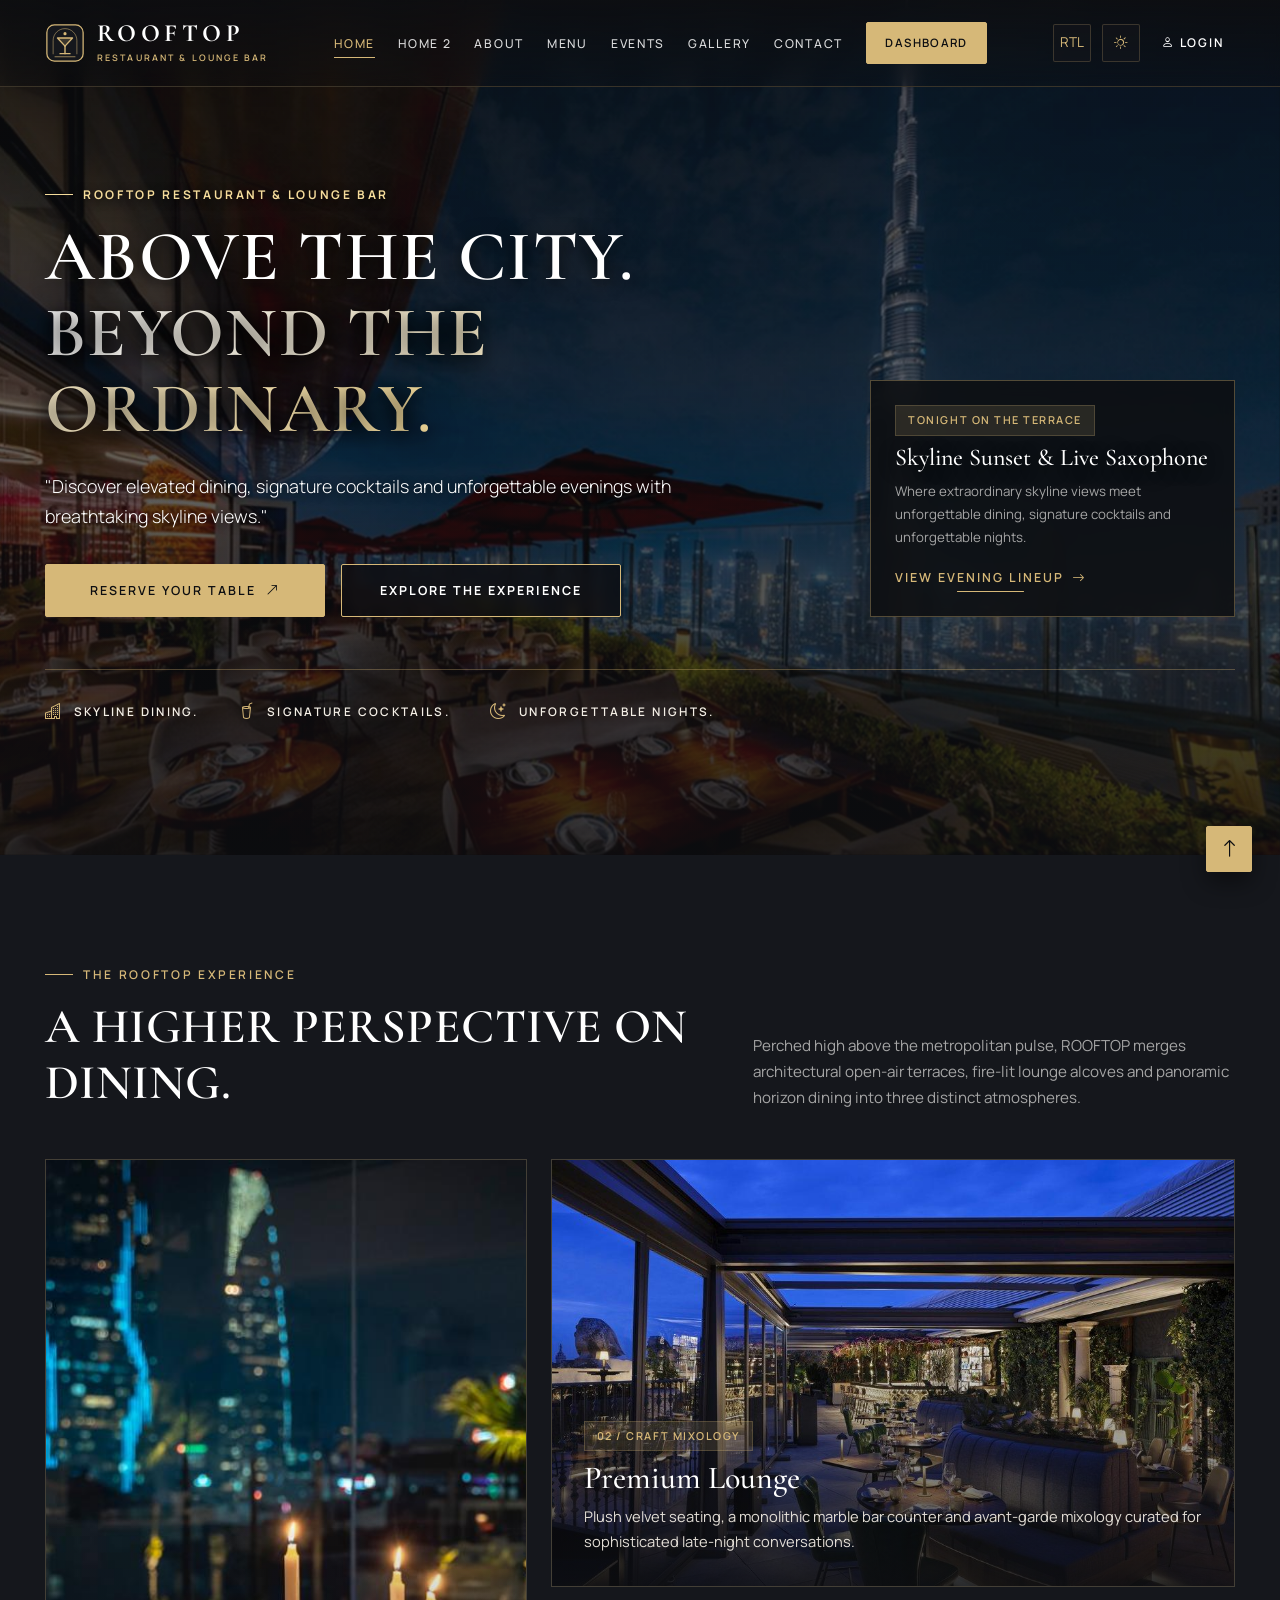
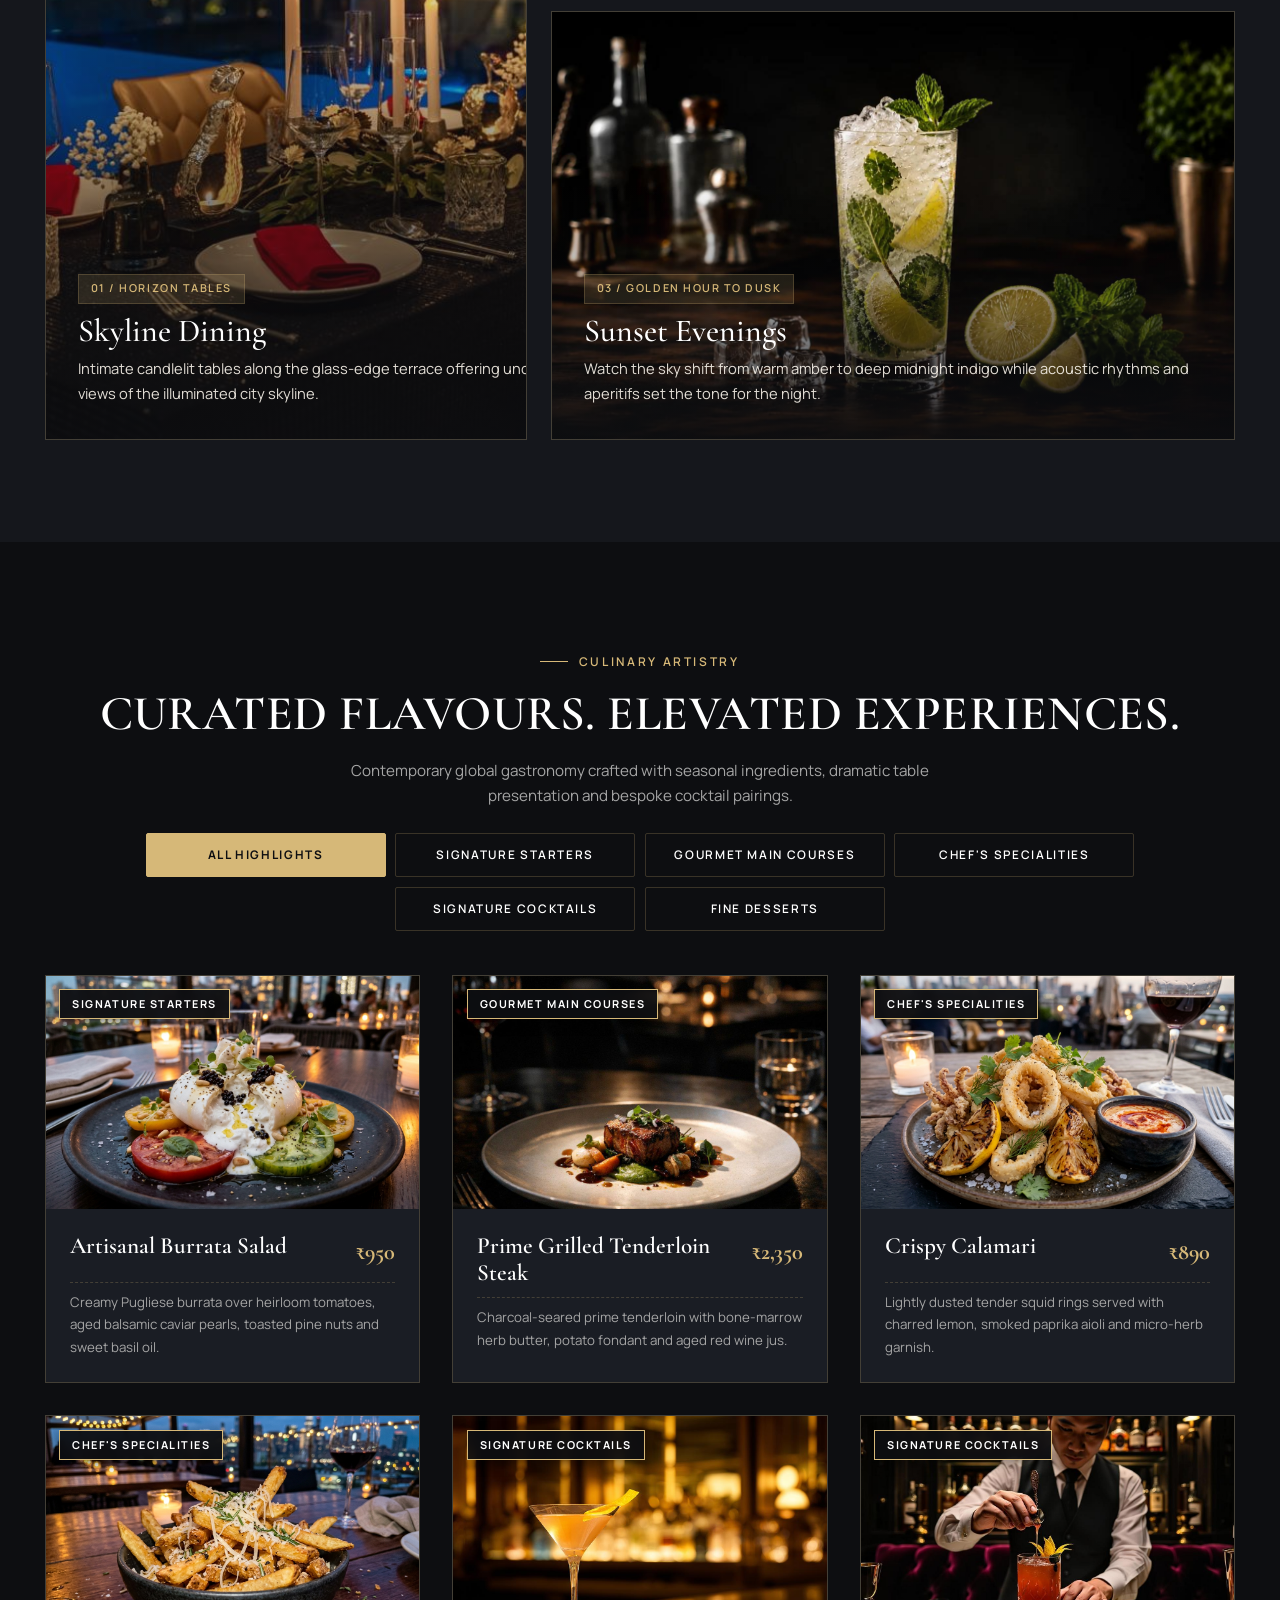
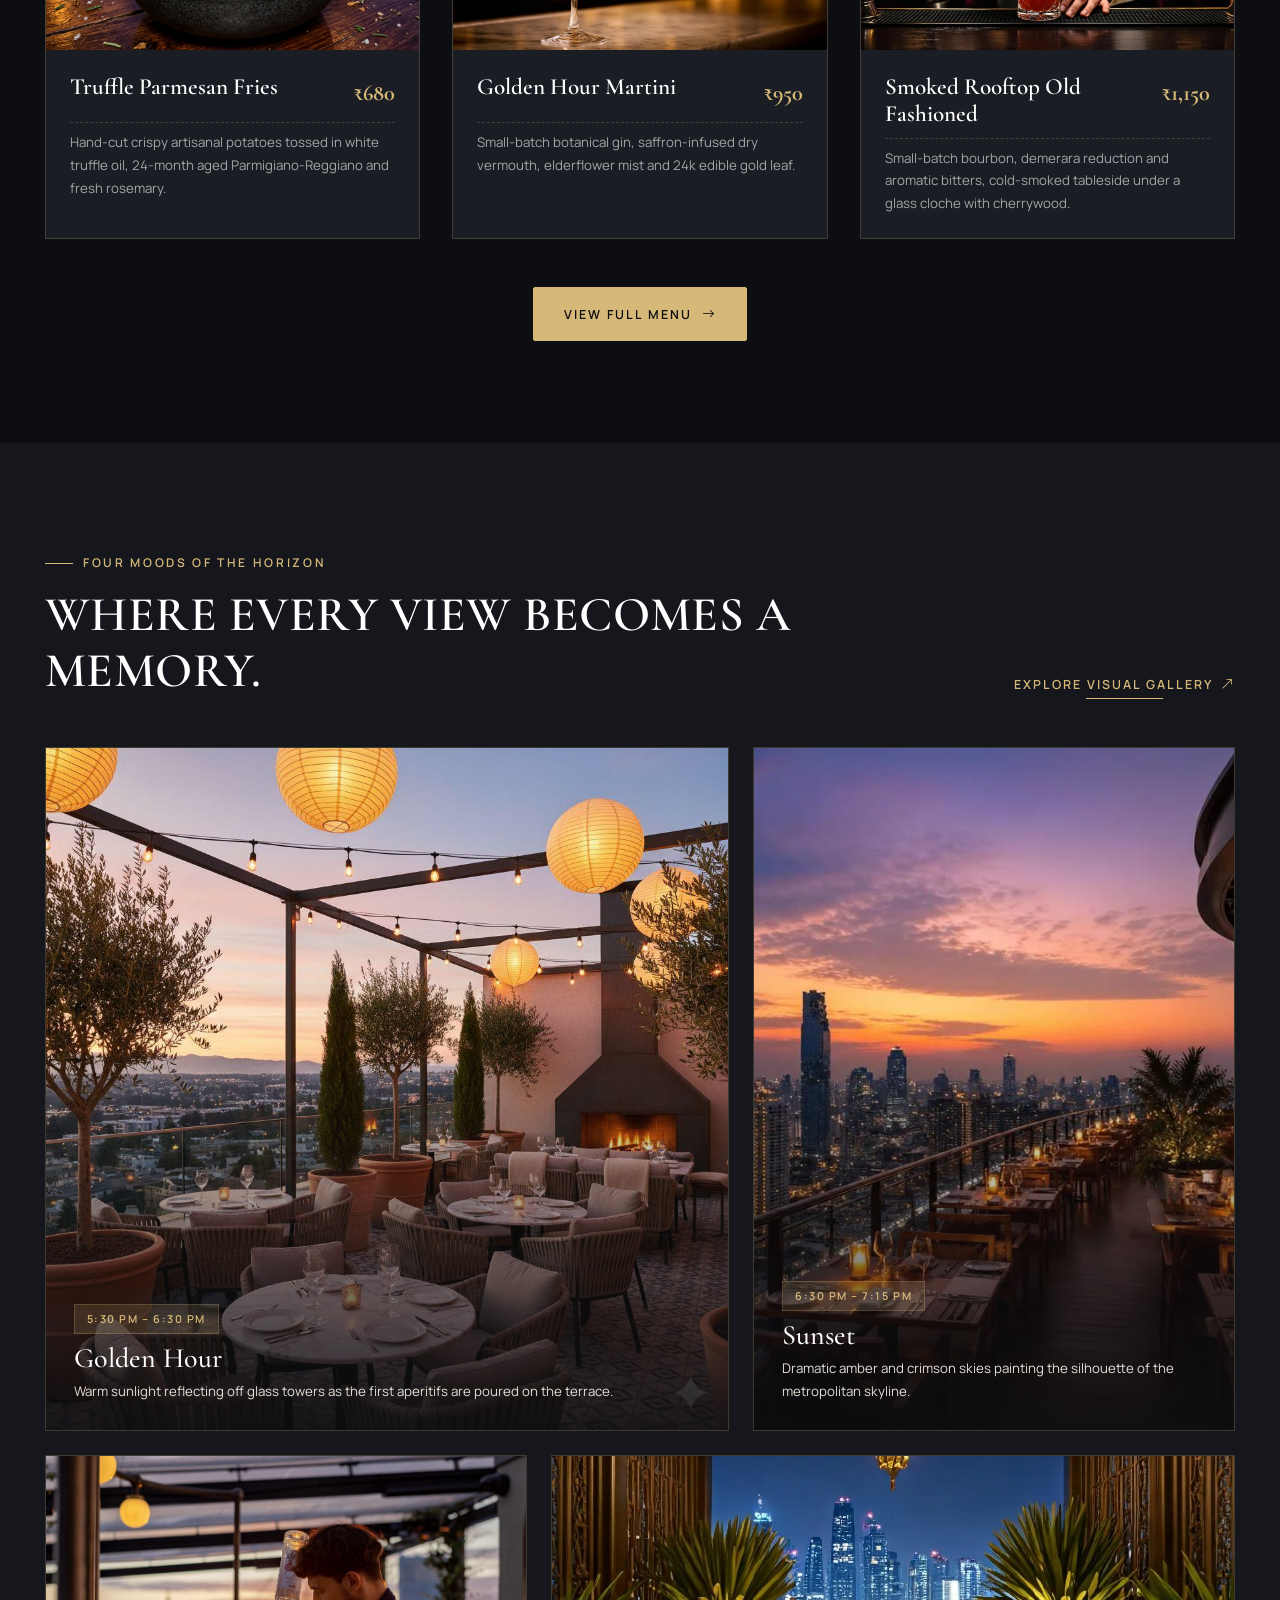
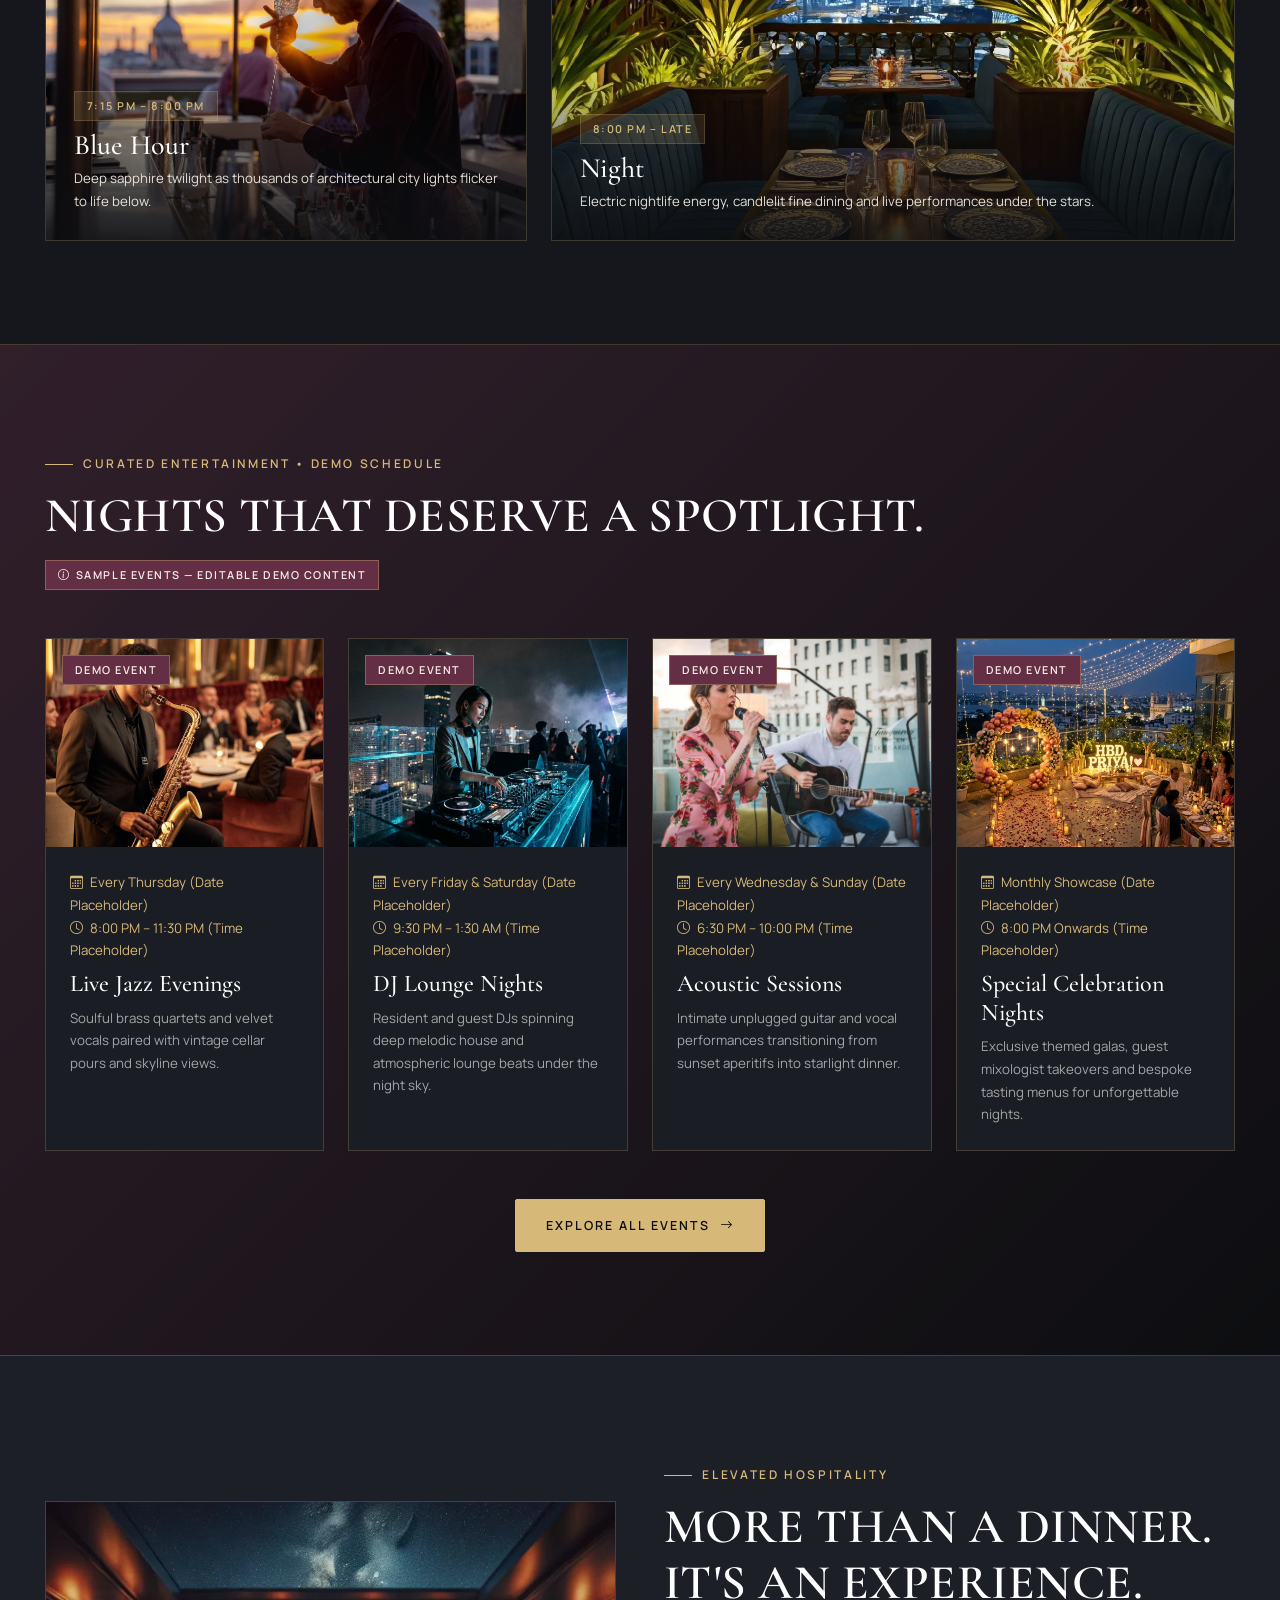
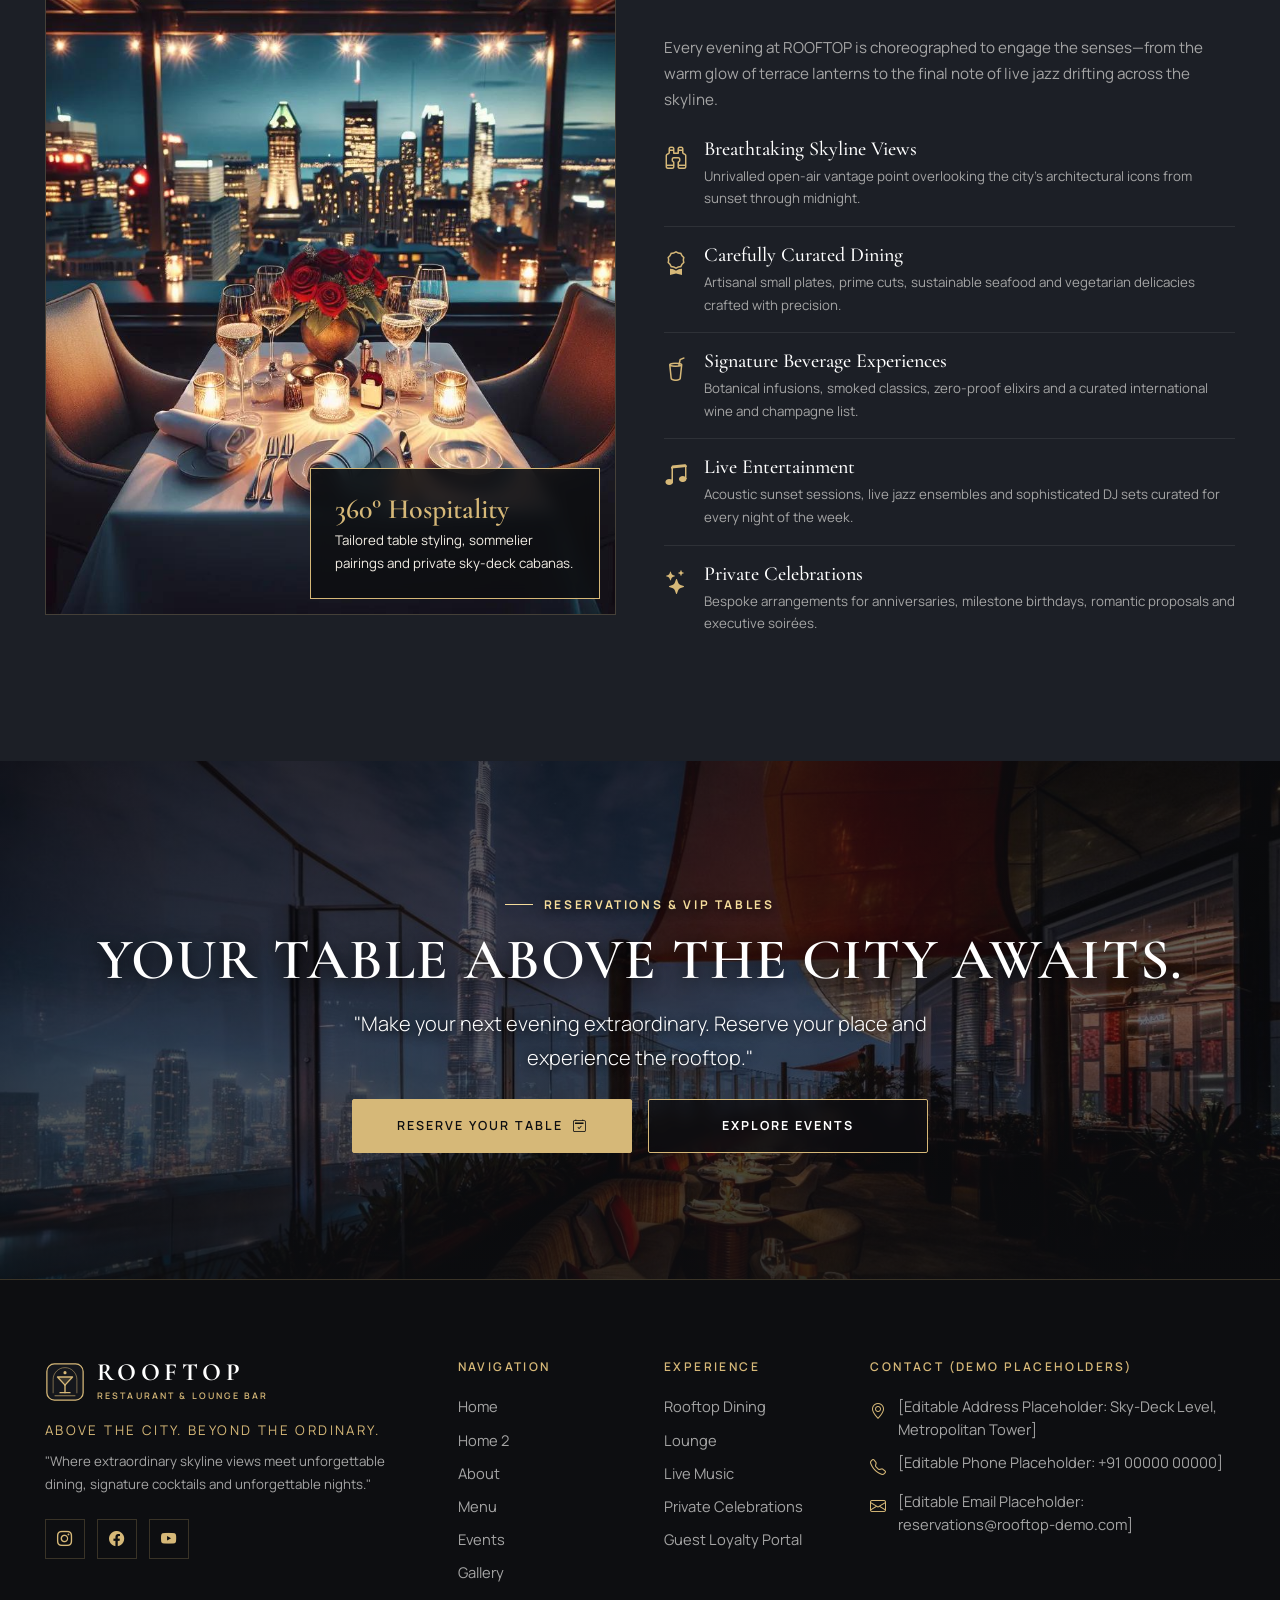
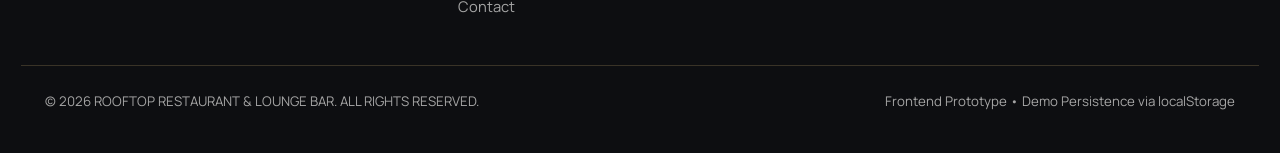
<file: index.html>
<!DOCTYPE html>
<html lang="en" data-theme="dark" dir="ltr">
<head>
  <meta charset="UTF-8">
  <meta name="viewport" content="width=device-width, initial-scale=1.0">
  <title>ROOFTOP — Restaurant &amp; Lounge Bar | Above The City. Beyond The Ordinary.</title>
  <!-- Favicon matching brand logo -->
  <link rel="icon" type="image/svg+xml" href="assets/images/favicon.svg">
  <link rel="icon" type="image/png" sizes="32x32" href="assets/images/favicon-32x32.png">
  <link rel="apple-touch-icon" sizes="180x180" href="assets/images/apple-touch-icon.png">
  <meta name="description" content="Where extraordinary skyline views meet unforgettable dining, signature cocktails and unforgettable nights.">
  <!-- Bootstrap 5 & Bootstrap Icons CDN -->
  <link href="https://cdn.jsdelivr.net/npm/bootstrap@5.3.3/dist/css/bootstrap.min.css" rel="stylesheet">
  <link href="https://cdn.jsdelivr.net/npm/bootstrap-icons@1.11.3/font/bootstrap-icons.min.css" rel="stylesheet">
  <!-- Custom Rooftop Stylesheet -->
  <link rel="stylesheet" href="assets/css/style.css?v=6">
  <style id="rooftop-critical-fixes">
        /* Remove white shade on all images & overlays in Light Mode + High-Contrast Hero Headings */
    .hero-overlay,
    [data-theme="light"] .hero-overlay,
    .page-hero .hero-overlay,
    [data-theme="light"] .page-hero .hero-overlay {
      background: linear-gradient(180deg, rgba(13, 14, 17, 0.72) 0%, rgba(13, 14, 17, 0.62) 50%, rgba(13, 14, 17, 0.85) 100%) !important;
    }
    .hero-bg-media, .page-hero .hero-bg-media, [data-theme="light"] .page-hero .hero-bg-media,
    .cta-bg-media, [data-theme="light"] .cta-bg-media {
      opacity: 1 !important;
    }
    .page-hero, #final-reservation-cta {
      background-color: #0D0E11 !important;
    }
    .hero-cinematic h1, .hero-cinematic .display-hero, .hero-cinematic .text-white,
    .page-hero h1, .page-hero .display-hero, .page-hero .text-white,
    #final-reservation-cta h2, #final-reservation-cta .text-white,
    [data-theme="light"] .hero-cinematic h1, [data-theme="light"] .hero-cinematic .display-hero, [data-theme="light"] .hero-cinematic .text-white,
    [data-theme="light"] .page-hero h1, [data-theme="light"] .page-hero .display-hero, [data-theme="light"] .page-hero .text-white,
    [data-theme="light"] #final-reservation-cta h2, [data-theme="light"] #final-reservation-cta .text-white {
      color: #FFFFFF !important;
      text-shadow: 0 3px 18px rgba(0, 0, 0, 0.9) !important;
    }
    .hero-cinematic .shimmer-text, [data-theme="light"] .hero-cinematic .shimmer-text {
      background: linear-gradient(90deg, #FFFFFF 0%, #F5DC9B 50%, #FFFFFF 100%) !important;
      background-size: 200% auto !important;
      -webkit-background-clip: text !important;
      background-clip: text !important;
      -webkit-text-fill-color: transparent !important;
      filter: drop-shadow(0 3px 12px rgba(0, 0, 0, 0.85));
    }
    .hero-cinematic .eyebrow-label, .page-hero .eyebrow-label, #final-reservation-cta .eyebrow-label,
    [data-theme="light"] .hero-cinematic .eyebrow-label, [data-theme="light"] .page-hero .eyebrow-label, [data-theme="light"] #final-reservation-cta .eyebrow-label {
      color: #F5DC9B !important;
      font-weight: 700 !important;
      text-shadow: 0 2px 10px rgba(0, 0, 0, 0.9) !important;
    }
    .hero-cinematic .eyebrow-label::before, .page-hero .eyebrow-label::before, #final-reservation-cta .eyebrow-label::before,
    [data-theme="light"] .hero-cinematic .eyebrow-label::before, [data-theme="light"] .page-hero .eyebrow-label::before, [data-theme="light"] #final-reservation-cta .eyebrow-label::before {
      background-color: #F5DC9B !important;
    }
    .hero-cinematic .lead, .page-hero .lead, #final-reservation-cta .lead,
    [data-theme="light"] .hero-cinematic .lead, [data-theme="light"] .page-hero .lead, [data-theme="light"] #final-reservation-cta .lead {
      color: #FFFFFF !important;
      text-shadow: 0 2px 10px rgba(0, 0, 0, 0.9) !important;
    }
    .hero-editorial-left h1, .hero-editorial-left .display-hero {
      color: #FFFFFF !important;
    }
    [data-theme="light"] .hero-editorial-left h1, [data-theme="light"] .hero-editorial-left .display-hero {
      color: #0D0E11 !important;
      font-weight: 700 !important;
    }
    [data-theme="light"] .hero-editorial-left .eyebrow-label {
      color: #5C410D !important;
      font-weight: 700 !important;
    }
    [data-theme="light"] .hero-editorial-left .lead {
      color: #1E1D1B !important;
      font-weight: 500 !important;
    }
    .experience-card-overlay, [data-theme="light"] .experience-card-overlay {
      background: linear-gradient(180deg, rgba(13,14,17,0) 40%, rgba(13,14,17,0.88) 100%) !important;
    }
    [data-theme="light"] .experience-card-overlay h2, [data-theme="light"] .experience-card-overlay h3,
    [data-theme="light"] .skyline-caption h3, [data-theme="light"] .skyline-caption h4, [data-theme="light"] .skyline-caption .text-white,
    [data-theme="light"] .nightlife-poster-overlay h3, [data-theme="light"] .nightlife-poster-overlay .h4, [data-theme="light"] .nightlife-poster-overlay .text-white,
    [data-theme="light"] .gallery-hover-info h3, [data-theme="light"] .gallery-hover-info .h4, [data-theme="light"] .gallery-hover-info .text-white,
    [data-theme="light"] .theme-overlay-box h2, [data-theme="light"] .theme-overlay-box .text-white,
    [data-theme="light"] .editorial-floating-card h2, [data-theme="light"] .editorial-floating-card .text-white {
      color: #FFFFFF !important;
    }
    [data-theme="light"] .experience-card-overlay p, [data-theme="light"] .skyline-caption p, [data-theme="light"] .skyline-caption .small,
    [data-theme="light"] .nightlife-poster-overlay p, [data-theme="light"] .nightlife-poster-overlay .small,
    [data-theme="light"] .theme-overlay-box p, [data-theme="light"] .editorial-floating-card p {
      color: rgba(244, 239, 230, 0.92) !important;
    }
    .skyline-caption, [data-theme="light"] .skyline-caption {
      background: linear-gradient(180deg, transparent 45%, rgba(13, 14, 17, 0.88) 100%) !important;
    }
    .nightlife-poster-overlay, [data-theme="light"] .nightlife-poster-overlay {
      background: linear-gradient(180deg, rgba(13, 14, 17, 0.72) 0%, rgba(13, 14, 17, 0.28) 38%, rgba(13, 14, 17, 0.94) 100%) !important;
    }
    .nightlife-poster-overlay h3, [data-theme="light"] .nightlife-poster-overlay h3,
    [data-theme="light"] .nightlife-poster-overlay .text-white {
      color: #FFFFFF !important;
      text-shadow: 0 2px 10px rgba(0, 0, 0, 0.85) !important;
    }
    .nightlife-poster-overlay p, [data-theme="light"] .nightlife-poster-overlay p,
    .nightlife-poster-overlay p.small, [data-theme="light"] .nightlife-poster-overlay p.small {
      color: #FFFFFF !important;
      font-weight: 500 !important;
      text-shadow: 0 1px 8px rgba(0, 0, 0, 0.85) !important;
    }
    .nightlife-poster-overlay .link-gold-underline,
    [data-theme="light"] .nightlife-poster-overlay .link-gold-underline {
      color: #F5DC9B !important;
      border-bottom-color: #F5DC9B !important;
      font-weight: 700 !important;
      text-shadow: 0 1px 6px rgba(0, 0, 0, 0.85) !important;
    }
    .nightlife-day-tag, [data-theme="light"] .nightlife-day-tag {
      background-color: rgba(13, 14, 17, 0.9) !important;
      color: #FFFFFF !important;
      border: 1px solid rgba(214, 184, 120, 0.75) !important;
      padding: 0.3rem 0.65rem !important;
      font-size: 0.68rem !important;
      font-weight: 700 !important;
      letter-spacing: 0.15em !important;
      border-radius: 2px !important;
    }
    [data-theme="light"] #nightlife-collection .eyebrow-label {
      color: #5C410D !important;
      font-weight: 700 !important;
    }
    .gallery-hover-info, [data-theme="light"] .gallery-hover-info {
      background: linear-gradient(180deg, rgba(13, 14, 17, 0.12) 0%, rgba(13, 14, 17, 0.45) 45%, rgba(13, 14, 17, 0.92) 100%) !important;
    }
    .gallery-item img, .gallery-item:hover img,
    .event-poster-img img, .event-poster-card:hover .event-poster-img img {
      filter: none !important;
      opacity: 1 !important;
    }
    .theme-overlay-box, [data-theme="light"] .theme-overlay-box,
    .editorial-floating-card, [data-theme="light"] .editorial-floating-card {
      background: rgba(13, 14, 17, 0.86) !important;
      color: #FFFFFF !important;
    }
    /* High-contrast badges on cards & images */
    .menu-card-badges .badge-gold, [data-theme="light"] .menu-card-badges .badge-gold,
    [data-theme="light"] .hero-cinematic .badge-gold, [data-theme="light"] .experience-card-overlay .badge-gold,
    [data-theme="light"] .skyline-caption .badge-gold, [data-theme="light"] .nightlife-poster-overlay .badge-gold,
    [data-theme="light"] .gallery-hover-info .badge-gold, [data-theme="light"] .theme-overlay-box .badge-gold,
    [data-theme="light"] .editorial-floating-card .badge-gold {
      background-color: rgba(13, 14, 17, 0.94) !important;
      color: #FFFFFF !important;
      border: 1.5px solid #D6B878 !important;
      font-weight: 700 !important;
      box-shadow: 0 4px 12px rgba(0, 0, 0, 0.45) !important;
    }
    .menu-card-badges .veg-indicator, [data-theme="light"] .menu-card-badges .veg-indicator {
      background-color: rgba(13, 14, 17, 0.94) !important;
      color: #5CE6A0 !important;
      border: 1.5px solid #35A66E !important;
      font-weight: 700 !important;
      box-shadow: 0 4px 12px rgba(0, 0, 0, 0.45) !important;
    }
    /* High-contrast buttons & uniform button sizes across Hero, Home 2 Hero, Filter Pills & CTAs */
    [data-theme="light"] .btn-outline-gold {
      color: #15171C !important;
      border-color: #846422 !important;
      font-weight: 700 !important;
    }
    [data-theme="light"] .btn-outline-gold:hover {
      background-color: var(--champagne-gold) !important;
      color: #FFFFFF !important;
    }
    .hero-cinematic .btn-outline-gold, #final-reservation-cta .btn-outline-gold,
    [data-theme="light"] .hero-cinematic .btn-outline-gold, [data-theme="light"] #final-reservation-cta .btn-outline-gold {
      background-color: rgba(13, 14, 17, 0.78) !important;
      color: #FFFFFF !important;
      border: 1.5px solid #D6B878 !important;
      font-weight: 700 !important;
    }
    .hero-cta-group .btn-gold, .hero-cta-group .btn-outline-gold,
    .hero-cinematic .btn-gold, .hero-cinematic .btn-outline-gold,
    .hero-editorial-left .btn-gold, .hero-editorial-left .btn-outline-gold,
    #final-reservation-cta .btn-gold, #final-reservation-cta .btn-outline-gold,
    #home2-final-cta .btn-gold, #home2-final-cta .btn-outline-gold,
    #featured-event .btn-gold, #featured-event .btn-outline-gold,
    #hospitality-experience .btn-gold, #hospitality-experience .btn-outline-gold,
    #about-final-cta .btn-gold, #about-final-cta .btn-outline-gold {
      width: 280px !important;
      min-width: 0 !important;
      max-width: 100% !important;
      min-height: 52px !important;
      padding-inline: 1rem !important;
      display: inline-flex !important;
      align-items: center !important;
      justify-content: center !important;
      text-align: center !important;
      box-sizing: border-box !important;
    }
    .filter-pill-btn {
      min-width: 240px !important;
      min-height: 44px !important;
      display: inline-flex !important;
      align-items: center !important;
      justify-content: center !important;
      text-align: center !important;
    }
    @media (max-width: 767.98px) {
      .hero-cta-group {
        flex-direction: column !important;
        align-items: center !important;
      }
      .hero-cta-group .btn-gold, .hero-cta-group .btn-outline-gold,
      .hero-cinematic .btn-gold, .hero-cinematic .btn-outline-gold,
      .hero-editorial-left .btn-gold, .hero-editorial-left .btn-outline-gold,
      #final-reservation-cta .btn-gold, #final-reservation-cta .btn-outline-gold,
      #home2-final-cta .btn-gold, #home2-final-cta .btn-outline-gold,
      #about-final-cta .btn-gold, #about-final-cta .btn-outline-gold,
      #featured-event .btn-gold, #featured-event .btn-outline-gold,
      #hospitality-experience .btn-gold, #hospitality-experience .btn-outline-gold,
      .d-flex.flex-wrap > .btn-gold, .d-flex.flex-wrap > .btn-outline-gold {
        width: 280px !important;
        max-width: 100% !important;
        min-width: 0 !important;
        min-height: 50px !important;
        padding-inline: 1rem !important;
        justify-content: center !important;
        box-sizing: border-box !important;
      }
      #featured-event .btn-gold, #featured-event .btn-outline-gold {
        width: 240px !important;
      }
      .hero-cinematic .hero-cta-group, .hero-editorial-left .hero-cta-group, #featured-event .hero-cta-group, #hospitality-experience .hero-cta-group {
        align-items: flex-start !important;
      }
      .filter-pills {
        flex-direction: column !important;
        align-items: center !important;
      }
      .filter-pill-btn {
        width: 260px !important;
        max-width: 100% !important;
        min-width: 260px !important;
        min-height: 44px !important;
      }
    }
    /* Floating Back-to-Top Button */
    .scroll-top-btn {
      position: fixed;
      inset-block-end: 1.75rem;
      inset-inline-end: 1.75rem;
      z-index: 1038;
      width: 46px;
      height: 46px;
      border-radius: 2px;
      background-color: #D6B878;
      color: #0D0E11 !important;
      border: 1.5px solid #D6B878;
      display: inline-flex;
      align-items: center;
      justify-content: center;
      font-size: 1.2rem;
      cursor: pointer;
      box-shadow: 0 10px 25px rgba(0, 0, 0, 0.45);
      opacity: 1;
      visibility: visible;
      transition: all 0.3s ease;
    }
    [data-theme="light"] .scroll-top-btn {
      background-color: #15171C;
      color: #D6B878 !important;
      border: 1.5px solid #D6B878;
    }
    .brand-logo-icon, .auth-brand-badge .brand-logo-icon { width: 40px !important; height: 40px !important; min-width: 40px !important; min-height: 40px !important; flex-shrink: 0 !important; }

    /* RTL Alignment Fixes */
    [dir="rtl"] .text-end {
      text-align: left !important;
    }
    [dir="rtl"] .text-start {
      text-align: right !important;
    }
    @media (min-width: 992px) {
      [dir="rtl"] .text-lg-end,
      [dir="rtl"] #skyline-atmosphere .text-lg-end {
        text-align: left !important;
      }
      [dir="rtl"] .text-lg-start {
        text-align: right !important;
      }
    }
    [dir="rtl"] .link-gold-underline i.bi-arrow-up-right,
    [dir="rtl"] .link-gold-underline i.bi-arrow-right {
      display: inline-block;
      transform: scaleX(-1);
    }

    /* Footer Alignment (LTR & RTL) */
    .site-footer .footer-links li {
      display: flex !important;
      align-items: flex-start !important;
      color: var(--text-muted) !important;
      font-size: 0.92rem !important;
      line-height: 1.55 !important;
    }
    .site-footer .footer-links li > i {
      flex-shrink: 0 !important;
      margin-block-start: 0.22rem !important;
      color: var(--champagne-gold) !important;
      margin-inline-end: 0.75rem !important;
      margin-inline-start: 0 !important;
      font-size: 1rem !important;
    }
    .site-footer .footer-links li > span {
      flex: 1 !important;
      min-width: 0 !important;
    }
    [dir="rtl"] .site-footer .footer-links {
      text-align: right !important;
      padding-right: 0 !important;
    }
    [dir="rtl"] .site-footer .footer-links li {
      text-align: right !important;
      direction: rtl !important;
    }
    [dir="rtl"] .site-footer .footer-links li > i {
      margin-inline-end: 0.75rem !important;
      margin-inline-start: 0 !important;
      margin-right: 0 !important;
      margin-left: 0.75rem !important;
    }
    [dir="rtl"] .site-footer .footer-links li > span {
      text-align: right !important;
      direction: rtl !important;
      unicode-bidi: plaintext !important;
    }
  </style>
</head>
<body>

  <!-- ========================================================================
       GLOBAL STICKY HEADER & NAVIGATION (SECTION 9)
       ======================================================================== -->
  <header class="site-header">
    <div class="container-luxury">
      <nav class="navbar-rooftop" aria-label="Primary Navigation">
        <!-- LEFT: Brand Logo -->
        <a href="index.html" class="brand-logo" aria-label="ROOFTOP Restaurant & Lounge Bar Home">
          <svg class="brand-logo-icon" viewBox="0 0 64 64" fill="none" xmlns="http://www.w3.org/2000/svg">
            <rect x="3" y="3" width="58" height="58" rx="12" fill="#15171C" stroke="#D6B878" stroke-width="2"/>
            <path d="M13 50V28C13 17.5066 21.5066 9 32 9C42.4934 9 51 17.5066 51 28V50" stroke="#D6B878" stroke-width="1.5" stroke-opacity="0.55"/>
            <path d="M20 24H44L32 37L20 24Z" fill="#D6B878" fill-opacity="0.2" stroke="#D6B878" stroke-width="2.2" stroke-linejoin="round"/>
            <path d="M32 37V49" stroke="#D6B878" stroke-width="2.2" stroke-linecap="round"/>
            <path d="M24 49H40" stroke="#D6B878" stroke-width="2.2" stroke-linecap="round"/>
            <circle cx="32" cy="17" r="2.5" fill="#D6B878"/>
            <path d="M16 54H48" stroke="#D6B878" stroke-width="1.5" stroke-linecap="round" stroke-opacity="0.7"/>
          </svg>
          <div class="brand-logo-text">
            <span class="brand-wordmark">ROOFTOP</span>
            <span class="brand-subtitle">RESTAURANT &amp; LOUNGE BAR</span>
          </div>
        </a>

        <!-- CENTER: Navigation Links -->
        <ul class="nav-center">
          <li><a href="index.html" class="nav-link-rooftop active">Home</a></li>
          <li><a href="home-2.html" class="nav-link-rooftop">Home 2</a></li>
          <li><a href="about.html" class="nav-link-rooftop">About</a></li>
          <li><a href="menu.html" class="nav-link-rooftop">Menu</a></li>
          <li><a href="events.html" class="nav-link-rooftop">Events</a></li>
          <li><a href="gallery.html" class="nav-link-rooftop">Gallery</a></li>
          <li><a href="contact.html" class="nav-link-rooftop">Contact</a></li>
          <li><a href="dashboard.html" class="btn-gold btn-header-reserve">Dashboard</a></li>
        </ul>

        <!-- RIGHT: Controls & CTA -->
        <div class="nav-actions">
          <button type="button" class="icon-btn" data-rtl-toggle title="Toggle LTR/RTL Direction">
            <span class="dir-label">RTL</span>
          </button>
          <button type="button" class="icon-btn" data-theme-toggle title="Toggle Dark/Light Mode">
            <i class="bi bi-sun"></i>
          </button>
          <a href="login.html" class="nav-login-link"><i class="bi bi-person me-1"></i>Login</a>
          <button type="button" class="hamburger-btn" id="mobileMenuOpenBtn" aria-label="Open Navigation Menu">
            <i class="bi bi-list"></i>
          </button>
        </div>
      </nav>
    </div>
  </header>

  <!-- Mobile Slide-Out Navigation Drawer -->
  <div class="mobile-menu-backdrop" id="mobileMenuBackdrop"></div>
  <aside class="mobile-menu-drawer" id="mobileMenuDrawer" aria-label="Mobile Navigation">
    <div>
      <div class="d-flex justify-content-between align-items-center pb-3 border-bottom" style="border-color: var(--subtle-border) !important;">
        <a href="index.html" class="brand-logo">
          <svg class="brand-logo-icon" viewBox="0 0 64 64" fill="none" xmlns="http://www.w3.org/2000/svg">
            <rect x="3" y="3" width="58" height="58" rx="12" fill="#15171C" stroke="#D6B878" stroke-width="2"/>
            <path d="M13 50V28C13 17.5066 21.5066 9 32 9C42.4934 9 51 17.5066 51 28V50" stroke="#D6B878" stroke-width="1.5" stroke-opacity="0.55"/>
            <path d="M20 24H44L32 37L20 24Z" fill="#D6B878" fill-opacity="0.2" stroke="#D6B878" stroke-width="2.2" stroke-linejoin="round"/>
            <path d="M32 37V49" stroke="#D6B878" stroke-width="2.2" stroke-linecap="round"/>
            <path d="M24 49H40" stroke="#D6B878" stroke-width="2.2" stroke-linecap="round"/>
            <circle cx="32" cy="17" r="2.5" fill="#D6B878"/>
            <path d="M16 54H48" stroke="#D6B878" stroke-width="1.5" stroke-linecap="round" stroke-opacity="0.7"/>
          </svg>
          <div class="brand-logo-text">
          <span class="brand-wordmark">ROOFTOP</span>
          <span class="brand-subtitle">RESTAURANT &amp; LOUNGE BAR</span>
        </div>
        </a>
        <button type="button" class="icon-btn" id="mobileMenuCloseBtn" aria-label="Close Navigation Menu">
          <i class="bi bi-x-lg"></i>
        </button>
      </div>
      <ul class="mobile-nav-list">
        <li><a href="index.html" class="active">Home</a></li>
        <li><a href="home-2.html">Home 2</a></li>
        <li><a href="about.html">About</a></li>
        <li><a href="menu.html">Menu</a></li>
        <li><a href="events.html">Events</a></li>
        <li><a href="gallery.html">Gallery</a></li>
        <li><a href="contact.html">Contact</a></li>
        <li><a href="dashboard.html">Dashboard</a></li>
        <li><a href="login.html"><i class="bi bi-person-circle me-2" style="color:var(--champagne-gold);"></i>Guest Login</a></li>
      </ul>
    </div>
    <div class="pt-3 border-top" style="border-color: var(--subtle-border) !important;">
      <div class="d-flex gap-2 mb-3">
        <button type="button" class="btn-outline-gold w-50 py-2" data-theme-toggle>
          <i class="bi bi-sun"></i> <span class="theme-label">Light Mode</span>
        </button>
        <button type="button" class="btn-outline-gold w-50 py-2" data-rtl-toggle>
          <i class="bi bi-arrow-left-right"></i> <span class="dir-label">RTL</span>
        </button>
      </div>
      <a href="dashboard.html" class="btn-gold w-100">Dashboard</a>
    </div>
  </aside>

  <main>
    <!-- ======================================================================
         SECTION 1 – CINEMATIC HERO
         ====================================================================== -->
    <section class="hero-cinematic" id="hero">
      <img
        src="assets/images/wtPnq4hpp196.jpg"
        alt="Luxury rooftop restaurant overlooking an illuminated metropolitan skyline at dusk"
        class="hero-bg-media"
      >
      <div class="hero-overlay"></div>
      <div class="container-luxury hero-content-wrap">
        <div class="row align-items-end g-5">
          <div class="col-lg-8 reveal-left">
            <span class="eyebrow-label">ROOFTOP RESTAURANT &amp; LOUNGE BAR</span>
            <h1 class="display-hero text-white mb-4" style="color: #FFFFFF !important; text-shadow: 0 3px 18px rgba(0, 0, 0, 0.9);">
              ABOVE THE CITY.<br><span class="shimmer-text">BEYOND THE ORDINARY.</span>
            </h1>
            <p class="lead mb-4" style="max-width: 640px; font-size: clamp(1.05rem, 1.4vw, 1.28rem);">
              "Discover elevated dining, signature cocktails and unforgettable evenings with breathtaking skyline views."
            </p>
            <div class="d-flex flex-wrap gap-3 pt-2 hero-cta-group">
              <a href="dashboard.html#book-table" class="btn-gold glow-pulse">
                RESERVE YOUR TABLE <i class="bi bi-arrow-up-right"></i>
              </a>
              <a href="#rooftop-experience" class="btn-outline-gold">
                EXPLORE THE EXPERIENCE
              </a>
            </div>
          </div>
          <div class="col-lg-4 reveal-right">
            <div class="p-4 float-anim theme-overlay-box">
              <span class="badge-gold mb-2">TONIGHT ON THE TERRACE</span>
              <h2 class="h4 text-white mb-2">Skyline Sunset &amp; Live Saxophone</h2>
              <p class="small mb-3" style="color: var(--text-muted);">
                Where extraordinary skyline views meet unforgettable dining, signature cocktails and unforgettable nights.
              </p>
              <a href="events.html" class="link-gold-underline">View Evening Lineup <i class="bi bi-arrow-right"></i></a>
            </div>
          </div>
        </div>

        <!-- Supporting Labels -->
        <div class="hero-pillars">
          <div class="hero-pillar-item">
            <i class="bi bi-buildings"></i>
            <span>SKYLINE DINING.</span>
          </div>
          <div class="hero-pillar-item">
            <i class="bi bi-cup-straw"></i>
            <span>SIGNATURE COCKTAILS.</span>
          </div>
          <div class="hero-pillar-item">
            <i class="bi bi-moon-stars"></i>
            <span>UNFORGETTABLE NIGHTS.</span>
          </div>
        </div>
      </div>
    </section>

    <!-- ======================================================================
         SECTION 2 – THE ROOFTOP EXPERIENCE
         ====================================================================== -->
    <section class="section-padding surface-charcoal" id="rooftop-experience">
      <div class="container-luxury">
        <div class="row align-items-end mb-5 reveal-up">
          <div class="col-lg-7">
            <span class="eyebrow-label">THE ROOFTOP EXPERIENCE</span>
            <h2 class="section-title mb-0">A HIGHER PERSPECTIVE ON DINING.</h2>
          </div>
          <div class="col-lg-5">
            <p class="mb-0">
              Perched high above the metropolitan pulse, ROOFTOP merges architectural open-air terraces, fire-lit lounge alcoves and panoramic horizon dining into three distinct atmospheres.
            </p>
          </div>
        </div>

        <!-- Asymmetric Editorial Composition -->
        <div class="row g-4 align-items-stretch">
          <div class="col-lg-5 reveal-up">
            <article class="experience-showcase-card h-100">
              <div class="experience-img-wrap h-100">
                <img src="assets/images/9_a25Sk84fpL.jpg" alt="Skyline Dining table arrangement overlooking city lights" loading="lazy">
                <div class="experience-card-overlay">
                  <span class="badge-gold align-self-start mb-2">01 / HORIZON TABLES</span>
                  <h3 class="h2">Skyline Dining</h3>
                  <p>Intimate candlelit tables along the glass-edge terrace offering unobstructed 270-degree views of the illuminated city skyline.</p>
                </div>
              </div>
            </article>
          </div>

          <div class="col-lg-7 d-flex flex-column justify-content-between gap-4">
            <article class="experience-showcase-card reveal-up">
              <div class="experience-img-wrap wide">
                <img src="assets/images/NejsC5A0Wkcs.jpg" alt="Premium Lounge bar counter and ambient lighting" loading="lazy">
                <div class="experience-card-overlay">
                  <span class="badge-gold align-self-start mb-2">02 / CRAFT MIXOLOGY</span>
                  <h3 class="h2">Premium Lounge</h3>
                  <p>Plush velvet seating, a monolithic marble bar counter and avant-garde mixology curated for sophisticated late-night conversations.</p>
                </div>
              </div>
            </article>

            <article class="experience-showcase-card reveal-up">
              <div class="experience-img-wrap wide">
                <img src="assets/images/CXjp2a6ti1uM.jpg" alt="Sunset Evenings on the open-air rooftop terrace" loading="lazy">
                <div class="experience-card-overlay">
                  <span class="badge-gold align-self-start mb-2">03 / GOLDEN HOUR TO DUSK</span>
                  <h3 class="h2">Sunset Evenings</h3>
                  <p>Watch the sky shift from warm amber to deep midnight indigo while acoustic rhythms and aperitifs set the tone for the night.</p>
                </div>
              </div>
            </article>
          </div>
        </div>
      </div>
    </section>

    <!-- ======================================================================
         SECTION 3 – SIGNATURE MENU HIGHLIGHTS
         ====================================================================== -->
    <section class="section-padding surface-deep-black" id="signature-menu">
      <div class="container-luxury">
        <div class="text-center max-w-700 mx-auto mb-4 reveal-up">
          <span class="eyebrow-label">CULINARY ARTISTRY</span>
          <h2 class="section-title mb-3">CURATED FLAVOURS. ELEVATED EXPERIENCES.</h2>
          <p class="mx-auto" style="max-width: 640px;">
            Contemporary global gastronomy crafted with seasonal ingredients, dramatic table presentation and bespoke cocktail pairings.
          </p>
        </div>

        <!-- Category Filter Tabs -->
        <div class="filter-pills reveal-up" role="tablist" aria-label="Signature Menu Categories">
          <button type="button" class="filter-pill-btn active" data-home-menu-tab="all">All Highlights</button>
          <button type="button" class="filter-pill-btn" data-home-menu-tab="Signature Starters">Signature Starters</button>
          <button type="button" class="filter-pill-btn" data-home-menu-tab="Gourmet Main Courses">Gourmet Main Courses</button>
          <button type="button" class="filter-pill-btn" data-home-menu-tab="Chef's Specialities">Chef's Specialities</button>
          <button type="button" class="filter-pill-btn" data-home-menu-tab="Signature Cocktails">Signature Cocktails</button>
          <button type="button" class="filter-pill-btn" data-home-menu-tab="Fine Desserts">Fine Desserts</button>
        </div>

        <div class="menu-grid reveal-up">
          <!-- Item 1: Signature Starters -->
          <article class="menu-card" data-home-menu-item="Signature Starters">
            <div class="menu-card-media">
              <img src="assets/images/burrata-salad.jpg" alt="Artisanal Burrata Salad" loading="lazy">
              <div class="menu-card-badges">
                <span class="badge-gold">Signature Starters</span>
              </div>
            </div>
            <div class="menu-card-body">
              <div class="menu-card-header">
                <h3 class="menu-card-title">Artisanal Burrata Salad</h3>
                <span class="menu-card-price">₹950</span>
              </div>
              <p class="mb-0 small">Creamy Pugliese burrata over heirloom tomatoes, aged balsamic caviar pearls, toasted pine nuts and sweet basil oil.</p>
            </div>
          </article>

          <!-- Item 2: Gourmet Main Courses -->
          <article class="menu-card" data-home-menu-item="Gourmet Main Courses">
            <div class="menu-card-media">
              <img src="assets/images/k-AcZ5I_xCdz.jpg" alt="Premium Grilled Steak" loading="lazy">
              <div class="menu-card-badges">
                <span class="badge-gold">Gourmet Main Courses</span>
              </div>
            </div>
            <div class="menu-card-body">
              <div class="menu-card-header">
                <h3 class="menu-card-title">Prime Grilled Tenderloin Steak</h3>
                <span class="menu-card-price">₹2,350</span>
              </div>
              <p class="mb-0 small">Charcoal-seared prime tenderloin with bone-marrow herb butter, potato fondant and aged red wine jus.</p>
            </div>
          </article>

          <!-- Item 3: Chef's Specialities -->
          <article class="menu-card" data-home-menu-item="Chef's Specialities">
            <div class="menu-card-media">
              <img src="assets/images/crispy-calamari.jpg" alt="Crispy Calamari with Charred Lemon" loading="lazy">
              <div class="menu-card-badges">
                <span class="badge-gold">Chef's Specialities</span>
              </div>
            </div>
            <div class="menu-card-body">
              <div class="menu-card-header">
                <h3 class="menu-card-title">Crispy Calamari</h3>
                <span class="menu-card-price">₹890</span>
              </div>
              <p class="mb-0 small">Lightly dusted tender squid rings served with charred lemon, smoked paprika aioli and micro-herb garnish.</p>
            </div>
          </article>

          <!-- Item 4: Chef's Specialities -->
          <article class="menu-card" data-home-menu-item="Chef's Specialities">
            <div class="menu-card-media">
              <img src="assets/images/truffle-fries.jpg" alt="Artisanal Truffle Parmesan Fries" loading="lazy">
              <div class="menu-card-badges">
                <span class="badge-gold">Chef's Specialities</span>
              </div>
            </div>
            <div class="menu-card-body">
              <div class="menu-card-header">
                <h3 class="menu-card-title">Truffle Parmesan Fries</h3>
                <span class="menu-card-price">₹680</span>
              </div>
              <p class="mb-0 small">Hand-cut crispy artisanal potatoes tossed in white truffle oil, 24-month aged Parmigiano-Reggiano and fresh rosemary.</p>
            </div>
          </article>

          <!-- Item 5: Signature Cocktails -->
          <article class="menu-card" data-home-menu-item="Signature Cocktails">
            <div class="menu-card-media">
              <img src="assets/images/yUOzSeD2BsRG.jpg" alt="Golden Hour Martini" loading="lazy">
              <div class="menu-card-badges">
                <span class="badge-gold">Signature Cocktails</span>
              </div>
            </div>
            <div class="menu-card-body">
              <div class="menu-card-header">
                <h3 class="menu-card-title">Golden Hour Martini</h3>
                <span class="menu-card-price">₹950</span>
              </div>
              <p class="mb-0 small">Small-batch botanical gin, saffron-infused dry vermouth, elderflower mist and 24k edible gold leaf.</p>
            </div>
          </article>

          <!-- Item 6: Signature Cocktails -->
          <article class="menu-card" data-home-menu-item="Signature Cocktails">
            <div class="menu-card-media">
              <img src="assets/images/huZ5234stz9n.jpg" alt="Smoked Rooftop Old Fashioned" loading="lazy">
              <div class="menu-card-badges">
                <span class="badge-gold">Signature Cocktails</span>
              </div>
            </div>
            <div class="menu-card-body">
              <div class="menu-card-header">
                <h3 class="menu-card-title">Smoked Rooftop Old Fashioned</h3>
                <span class="menu-card-price">₹1,150</span>
              </div>
              <p class="mb-0 small">Small-batch bourbon, demerara reduction and aromatic bitters, cold-smoked tableside under a glass cloche with cherrywood.</p>
            </div>
          </article>
        </div>

        <div class="text-center mt-5 reveal-up">
          <a href="menu.html" class="btn-gold">
            VIEW FULL MENU <i class="bi bi-arrow-right"></i>
          </a>
        </div>
      </div>
    </section>

    <!-- ======================================================================
         SECTION 4 – SKYLINE AND ATMOSPHERE
         ====================================================================== -->
    <section class="section-padding surface-charcoal" id="skyline-atmosphere">
      <div class="container-luxury">
        <div class="row align-items-end mb-5 reveal-up">
          <div class="col-lg-8">
            <span class="eyebrow-label">FOUR MOODS OF THE HORIZON</span>
            <h2 class="section-title mb-0">WHERE EVERY VIEW BECOMES A MEMORY.</h2>
          </div>
          <div class="col-lg-4 text-lg-end">
            <a href="gallery.html" class="link-gold-underline">Explore Visual Gallery <i class="bi bi-arrow-up-right"></i></a>
          </div>
        </div>

        <div class="skyline-time-grid reveal-up">
          <!-- Golden Hour -->
          <div class="skyline-slot span-7">
            <img src="assets/images/cfUvCSHR5Fb2.jpg" alt="Golden Hour rooftop terrace glow" loading="lazy">
            <div class="skyline-caption">
              <span class="badge-gold align-self-start mb-2">5:30 PM – 6:30 PM</span>
              <h3 class="h3 text-white mb-1">Golden Hour</h3>
              <p class="small text-white-50 mb-0">Warm sunlight reflecting off glass towers as the first aperitifs are poured on the terrace.</p>
            </div>
          </div>

          <!-- Sunset -->
          <div class="skyline-slot span-5">
            <img src="assets/images/pUze8Xur_eIo.jpg" alt="Crimson Sunset horizon from rooftop" loading="lazy">
            <div class="skyline-caption">
              <span class="badge-gold align-self-start mb-2">6:30 PM – 7:15 PM</span>
              <h3 class="h3 text-white mb-1">Sunset</h3>
              <p class="small text-white-50 mb-0">Dramatic amber and crimson skies painting the silhouette of the metropolitan skyline.</p>
            </div>
          </div>

          <!-- Blue Hour -->
          <div class="skyline-slot span-5">
            <img src="assets/images/eG7CpLAfXSvX.jpg" alt="Twilight Blue Hour city lights awakening" loading="lazy">
            <div class="skyline-caption">
              <span class="badge-gold align-self-start mb-2">7:15 PM – 8:00 PM</span>
              <h3 class="h3 text-white mb-1">Blue Hour</h3>
              <p class="small text-white-50 mb-0">Deep sapphire twilight as thousands of architectural city lights flicker to life below.</p>
            </div>
          </div>

          <!-- Night -->
          <div class="skyline-slot span-7">
            <img src="assets/images/CslP5rRvnt--.jpg" alt="Nighttime rooftop dining and lounge atmosphere" loading="lazy">
            <div class="skyline-caption">
              <span class="badge-gold align-self-start mb-2">8:00 PM – LATE</span>
              <h3 class="h3 text-white mb-1">Night</h3>
              <p class="small text-white-50 mb-0">Electric nightlife energy, candlelit fine dining and live performances under the stars.</p>
            </div>
          </div>
        </div>

      </div>
    </section>

    <!-- ======================================================================
         SECTION 5 – UPCOMING EVENTS
         ====================================================================== -->
    <section class="section-padding surface-burgundy-accent" id="upcoming-events">
      <div class="container-luxury">
        <div class="d-flex flex-wrap justify-content-between align-items-end gap-3 mb-5 reveal-up">
          <div>
            <span class="eyebrow-label">CURATED ENTERTAINMENT • DEMO SCHEDULE</span>
            <h2 class="section-title mb-0">NIGHTS THAT DESERVE A SPOTLIGHT.</h2>
          </div>
          <span class="badge-demo"><i class="bi bi-info-circle"></i> Sample Events — Editable Demo Content</span>
        </div>

        <div class="row g-4 reveal-up">
          <!-- Event 1 -->
          <div class="col-md-6 col-xl-3">
            <article class="event-poster-card h-100">
              <div class="event-poster-img">
                <img src="assets/images/RZ25x8DjtcAD.jpg" alt="Live Jazz Evenings performance" loading="lazy">
                <div class="position-absolute top-0 start-0 m-3">
                  <span class="badge-demo">DEMO EVENT</span>
                </div>
              </div>
              <div class="p-4 d-flex flex-column flex-grow-1">
                <div class="small mb-2" style="color: var(--champagne-gold);">
                  <i class="bi bi-calendar3 me-1"></i> Every Thursday (Date Placeholder)<br>
                  <i class="bi bi-clock me-1"></i> 8:00 PM – 11:30 PM (Time Placeholder)
                </div>
                <h3 class="h4 mb-2">Live Jazz Evenings</h3>
                <p class="small mb-0 flex-grow-1">Soulful brass quartets and velvet vocals paired with vintage cellar pours and skyline views.</p>
              </div>
            </article>
          </div>

          <!-- Event 2 -->
          <div class="col-md-6 col-xl-3">
            <article class="event-poster-card h-100">
              <div class="event-poster-img">
                <img src="assets/images/Ss9y01lCzCKl.jpg" alt="DJ Lounge Nights" loading="lazy">
                <div class="position-absolute top-0 start-0 m-3">
                  <span class="badge-demo">DEMO EVENT</span>
                </div>
              </div>
              <div class="p-4 d-flex flex-column flex-grow-1">
                <div class="small mb-2" style="color: var(--champagne-gold);">
                  <i class="bi bi-calendar3 me-1"></i> Every Friday &amp; Saturday (Date Placeholder)<br>
                  <i class="bi bi-clock me-1"></i> 9:30 PM – 1:30 AM (Time Placeholder)
                </div>
                <h3 class="h4 mb-2">DJ Lounge Nights</h3>
                <p class="small mb-0 flex-grow-1">Resident and guest DJs spinning deep melodic house and atmospheric lounge beats under the night sky.</p>
              </div>
            </article>
          </div>

          <!-- Event 3 -->
          <div class="col-md-6 col-xl-3">
            <article class="event-poster-card h-100">
              <div class="event-poster-img">
                <img src="assets/images/AUyNX-TjOq1B.jpg" alt="Acoustic Sessions" loading="lazy">
                <div class="position-absolute top-0 start-0 m-3">
                  <span class="badge-demo">DEMO EVENT</span>
                </div>
              </div>
              <div class="p-4 d-flex flex-column flex-grow-1">
                <div class="small mb-2" style="color: var(--champagne-gold);">
                  <i class="bi bi-calendar3 me-1"></i> Every Wednesday &amp; Sunday (Date Placeholder)<br>
                  <i class="bi bi-clock me-1"></i> 6:30 PM – 10:00 PM (Time Placeholder)
                </div>
                <h3 class="h4 mb-2">Acoustic Sessions</h3>
                <p class="small mb-0 flex-grow-1">Intimate unplugged guitar and vocal performances transitioning from sunset aperitifs into starlight dinner.</p>
              </div>
            </article>
          </div>

          <!-- Event 4 -->
          <div class="col-md-6 col-xl-3">
            <article class="event-poster-card h-100">
              <div class="event-poster-img">
                <img src="assets/images/drNFxgCDI8Bf.jpg" alt="Special Celebration Nights" loading="lazy">
                <div class="position-absolute top-0 start-0 m-3">
                  <span class="badge-demo">DEMO EVENT</span>
                </div>
              </div>
              <div class="p-4 d-flex flex-column flex-grow-1">
                <div class="small mb-2" style="color: var(--champagne-gold);">
                  <i class="bi bi-calendar3 me-1"></i> Monthly Showcase (Date Placeholder)<br>
                  <i class="bi bi-clock me-1"></i> 8:00 PM Onwards (Time Placeholder)
                </div>
                <h3 class="h4 mb-2">Special Celebration Nights</h3>
                <p class="small mb-0 flex-grow-1">Exclusive themed galas, guest mixologist takeovers and bespoke tasting menus for unforgettable nights.</p>
              </div>
            </article>
          </div>
        </div>

        <div class="text-center mt-5 reveal-up">
          <a href="events.html" class="btn-gold">
            EXPLORE ALL EVENTS <i class="bi bi-arrow-right"></i>
          </a>
        </div>
      </div>
    </section>

    <!-- ======================================================================
         SECTION 6 – GUEST EXPERIENCE
         ====================================================================== -->
    <section class="section-padding surface-ivory" id="guest-experience">
      <div class="container-luxury">
        <div class="row g-5 align-items-center">
          <div class="col-lg-6 reveal-up">
            <div class="position-relative">
              <img
                src="assets/images/XhTFMLQC79Yq.jpg"
                alt="Romantic rooftop dinner and private celebration setup"
                class="w-100"
                style="border: 1px solid var(--subtle-border); aspect-ratio: 4/5; object-fit: cover;"
                loading="lazy"
              >
              <div class="p-4 position-absolute bottom-0 end-0 m-3 d-none d-sm-block theme-overlay-box" style="max-width: 290px; border: 1px solid var(--champagne-gold);">
                <div class="font-heading h3 mb-1" style="color: var(--champagne-gold);">360° Hospitality</div>
                <p class="small mb-0" style="color: var(--text-secondary);">Tailored table styling, sommelier pairings and private sky-deck cabanas.</p>
              </div>
            </div>
          </div>

          <div class="col-lg-6 reveal-up">
            <span class="eyebrow-label">ELEVATED HOSPITALITY</span>
            <h2 class="section-title mb-4">MORE THAN A DINNER. IT'S AN EXPERIENCE.</h2>
            <p class="mb-4">
              Every evening at ROOFTOP is choreographed to engage the senses—from the warm glow of terrace lanterns to the final note of live jazz drifting across the skyline.
            </p>

            <div class="d-flex flex-column gap-3 mb-4">
              <div class="d-flex align-items-start gap-3 pb-3 border-bottom" style="border-color: var(--border-subtle) !important;">
                <i class="bi bi-binoculars fs-4" style="color: var(--champagne-gold);"></i>
                <div>
                  <h3 class="h5 mb-1">Breathtaking Skyline Views</h3>
                  <p class="small mb-0">Unrivalled open-air vantage point overlooking the city's architectural icons from sunset through midnight.</p>
                </div>
              </div>

              <div class="d-flex align-items-start gap-3 pb-3 border-bottom" style="border-color: var(--border-subtle) !important;">
                <i class="bi bi-award fs-4" style="color: var(--champagne-gold);"></i>
                <div>
                  <h3 class="h5 mb-1">Carefully Curated Dining</h3>
                  <p class="small mb-0">Artisanal small plates, prime cuts, sustainable seafood and vegetarian delicacies crafted with precision.</p>
                </div>
              </div>

              <div class="d-flex align-items-start gap-3 pb-3 border-bottom" style="border-color: var(--border-subtle) !important;">
                <i class="bi bi-cup-straw fs-4" style="color: var(--champagne-gold);"></i>
                <div>
                  <h3 class="h5 mb-1">Signature Beverage Experiences</h3>
                  <p class="small mb-0">Botanical infusions, smoked classics, zero-proof elixirs and a curated international wine and champagne list.</p>
                </div>
              </div>

              <div class="d-flex align-items-start gap-3 pb-3 border-bottom" style="border-color: var(--border-subtle) !important;">
                <i class="bi bi-music-note-beamed fs-4" style="color: var(--champagne-gold);"></i>
                <div>
                  <h3 class="h5 mb-1">Live Entertainment</h3>
                  <p class="small mb-0">Acoustic sunset sessions, live jazz ensembles and sophisticated DJ sets curated for every night of the week.</p>
                </div>
              </div>

              <div class="d-flex align-items-start gap-3">
                <i class="bi bi-stars fs-4" style="color: var(--champagne-gold);"></i>
                <div>
                  <h3 class="h5 mb-1">Private Celebrations</h3>
                  <p class="small mb-0">Bespoke arrangements for anniversaries, milestone birthdays, romantic proposals and executive soirées.</p>
                </div>
              </div>
            </div>
          </div>
        </div>
      </div>
    </section>

    <!-- ======================================================================
         SECTION 7 – FINAL RESERVATION CTA
         ====================================================================== -->
    <section class="section-padding position-relative overflow-hidden surface-deep-black" id="final-reservation-cta">
      <img
        src="assets/images/0LTb-WTREsjR.jpg"
        alt="Nighttime rooftop terrace illuminated above the city"
        class="position-absolute top-0 start-0 w-100 h-100 object-fit-cover cta-bg-media"
        loading="lazy"
      >
      <div class="hero-overlay"></div>
      <div class="container-luxury position-relative z-2 text-center py-4 reveal-up">
        <span class="eyebrow-label">RESERVATIONS &amp; VIP TABLES</span>
        <h2 class="display-hero text-white mb-3" style="font-size: clamp(2.2rem, 4.5vw, 4rem);">
          YOUR TABLE ABOVE THE CITY AWAITS.
        </h2>
        <p class="lead mx-auto mb-4" style="max-width: 650px;">
          "Make your next evening extraordinary. Reserve your place and experience the rooftop."
        </p>
        <div class="d-flex flex-wrap justify-content-center gap-3 hero-cta-group">
          <a href="dashboard.html#book-table" class="btn-gold">
            RESERVE YOUR TABLE <i class="bi bi-calendar2-check"></i>
          </a>
          <a href="events.html" class="btn-outline-gold">
            EXPLORE EVENTS
          </a>
        </div>
      </div>
    </section>
  </main>

  <!-- ========================================================================
       GLOBAL PREMIUM FOOTER (SECTION 34)
       ======================================================================== -->
  <footer class="site-footer">
    <div class="container-luxury">
      <div class="row g-5 pb-5 border-bottom" style="border-color: var(--subtle-border) !important;">
        <!-- Col 1: Brand Identity -->
        <div class="col-lg-4">
          <a href="index.html" class="brand-logo mb-3">
            <svg class="brand-logo-icon" viewBox="0 0 64 64" fill="none" xmlns="http://www.w3.org/2000/svg">
            <rect x="3" y="3" width="58" height="58" rx="12" fill="#15171C" stroke="#D6B878" stroke-width="2"/>
            <path d="M13 50V28C13 17.5066 21.5066 9 32 9C42.4934 9 51 17.5066 51 28V50" stroke="#D6B878" stroke-width="1.5" stroke-opacity="0.55"/>
            <path d="M20 24H44L32 37L20 24Z" fill="#D6B878" fill-opacity="0.2" stroke="#D6B878" stroke-width="2.2" stroke-linejoin="round"/>
            <path d="M32 37V49" stroke="#D6B878" stroke-width="2.2" stroke-linecap="round"/>
            <path d="M24 49H40" stroke="#D6B878" stroke-width="2.2" stroke-linecap="round"/>
            <circle cx="32" cy="17" r="2.5" fill="#D6B878"/>
            <path d="M16 54H48" stroke="#D6B878" stroke-width="1.5" stroke-linecap="round" stroke-opacity="0.7"/>
          </svg>
            <div class="brand-logo-text">
              <span class="brand-wordmark">ROOFTOP</span>
              <span class="brand-subtitle">RESTAURANT &amp; LOUNGE BAR</span>
            </div>
          </a>
          <p class="small text-uppercase mb-2" style="letter-spacing: 0.18em; color: var(--champagne-gold);">
            ABOVE THE CITY. BEYOND THE ORDINARY.
          </p>
          <p class="small mb-4">
            "Where extraordinary skyline views meet unforgettable dining, signature cocktails and unforgettable nights."
          </p>
          <div class="social-links">
            <a href="https://instagram.com" target="_blank" rel="noopener noreferrer" class="social-icon-link" aria-label="Instagram"><i class="bi bi-instagram"></i></a>
            <a href="https://facebook.com" target="_blank" rel="noopener noreferrer" class="social-icon-link" aria-label="Facebook"><i class="bi bi-facebook"></i></a>
            <a href="https://youtube.com" target="_blank" rel="noopener noreferrer" class="social-icon-link" aria-label="YouTube"><i class="bi bi-youtube"></i></a>
          </div>
        </div>

        <!-- Col 2: Navigation -->
        <div class="col-6 col-md-4 col-lg-2">
          <h3 class="footer-heading">Navigation</h3>
          <ul class="footer-links">
            <li><a href="index.html">Home</a></li>
            <li><a href="home-2.html">Home 2</a></li>
            <li><a href="about.html">About</a></li>
            <li><a href="menu.html">Menu</a></li>
            <li><a href="events.html">Events</a></li>
            <li><a href="gallery.html">Gallery</a></li>
            <li><a href="contact.html">Contact</a></li>
          </ul>
        </div>

        <!-- Col 3: Experience -->
        <div class="col-6 col-md-4 col-lg-2">
          <h3 class="footer-heading">Experience</h3>
          <ul class="footer-links">
            <li><a href="menu.html">Rooftop Dining</a></li>
            <li><a href="home-2.html#signature-experiences">Lounge</a></li>
            <li><a href="events.html">Live Music</a></li>
            <li><a href="dashboard.html#book-table">Private Celebrations</a></li>
            <li><a href="dashboard.html#loyalty">Guest Loyalty Portal</a></li>
          </ul>
        </div>

        <!-- Col 4: Contact Placeholders -->
        <div class="col-md-4 col-lg-4">
          <h3 class="footer-heading">Contact (Demo Placeholders)</h3>
          <ul class="footer-links">
            <li>
              <i class="bi bi-geo-alt" style="color:var(--champagne-gold);"></i>
              <span>[Editable Address Placeholder: Sky-Deck Level, Metropolitan Tower]</span>
            </li>
            <li>
              <i class="bi bi-telephone" style="color:var(--champagne-gold);"></i>
              <span>[Editable Phone Placeholder: +91 00000 00000]</span>
            </li>
            <li>
              <i class="bi bi-envelope" style="color:var(--champagne-gold);"></i>
              <span>[Editable Email Placeholder: reservations@rooftop-demo.com]</span>
            </li>
          </ul>
        </div>
      </div>

      <div class="d-flex flex-wrap justify-content-between align-items-center pt-4 gap-3 small" style="color: var(--muted-grey);">
        <div>© 2026 ROOFTOP RESTAURANT &amp; LOUNGE BAR. ALL RIGHTS RESERVED.</div>
        <div>Frontend Prototype • Demo Persistence via localStorage</div>
      </div>
    </div>
  </footer>

  <!-- Bootstrap 5 JS Bundle & Main Script -->
  <script src="https://cdn.jsdelivr.net/npm/bootstrap@5.3.3/dist/js/bootstrap.bundle.min.js"></script>
  <script src="assets/js/main.js?v=6"></script>
  <!-- Floating Back to Top Button -->
  <button type="button" class="scroll-top-btn" id="scrollTopBtn" aria-label="Scroll to top" title="Back to Top"><i class="bi bi-arrow-up"></i></button>
</body>
</html>
</file>
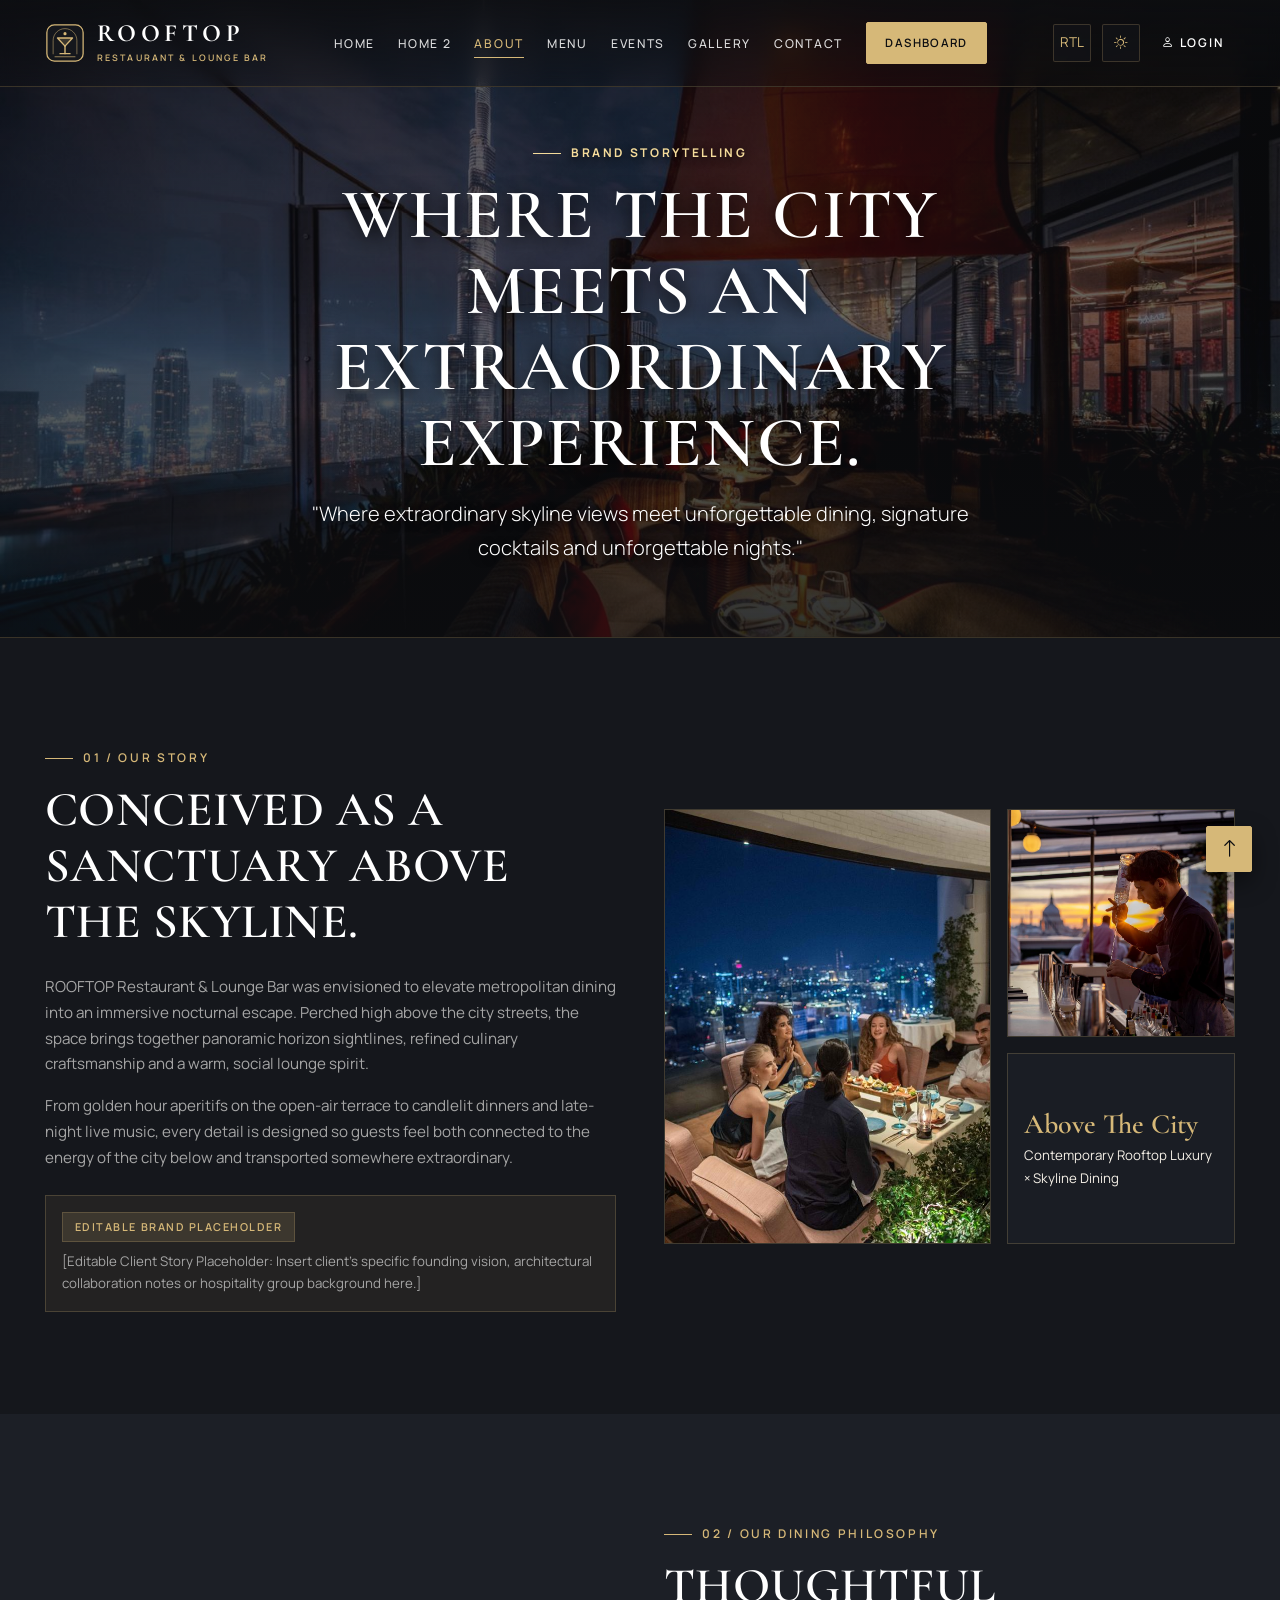
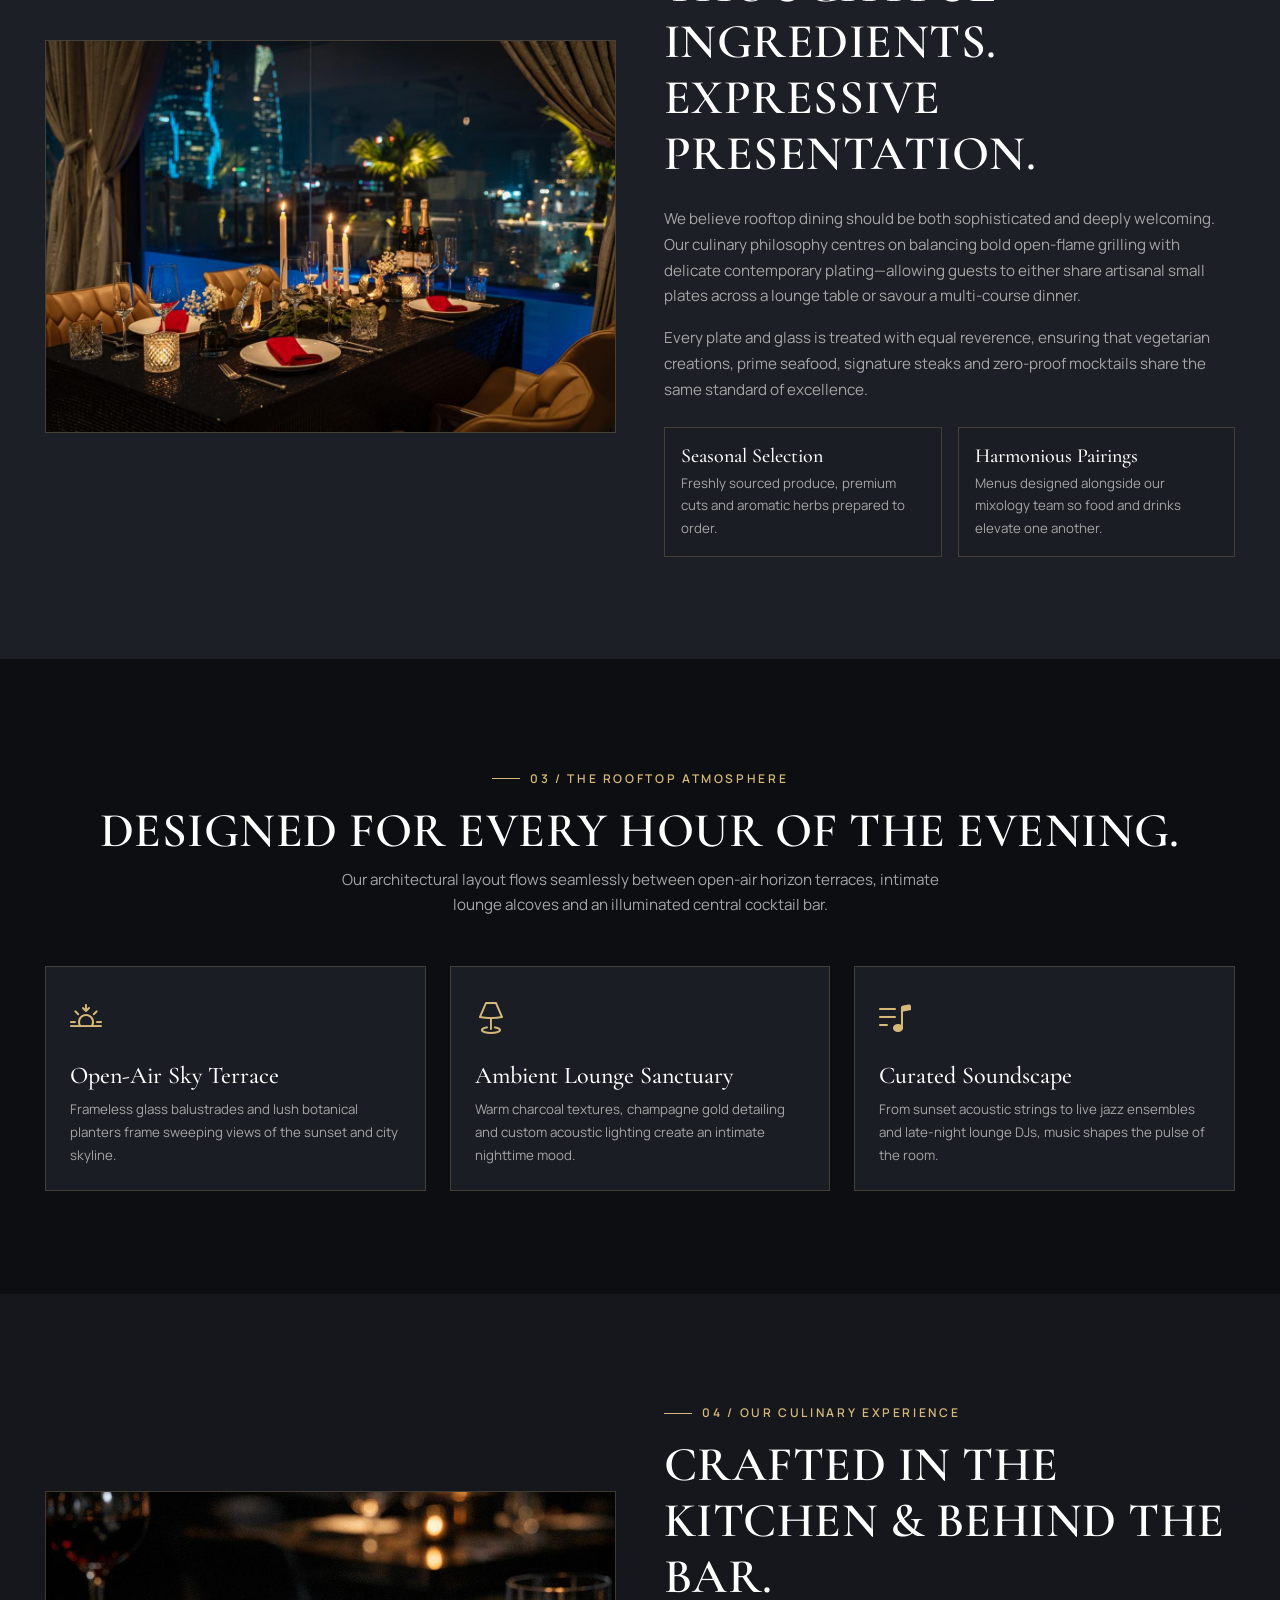
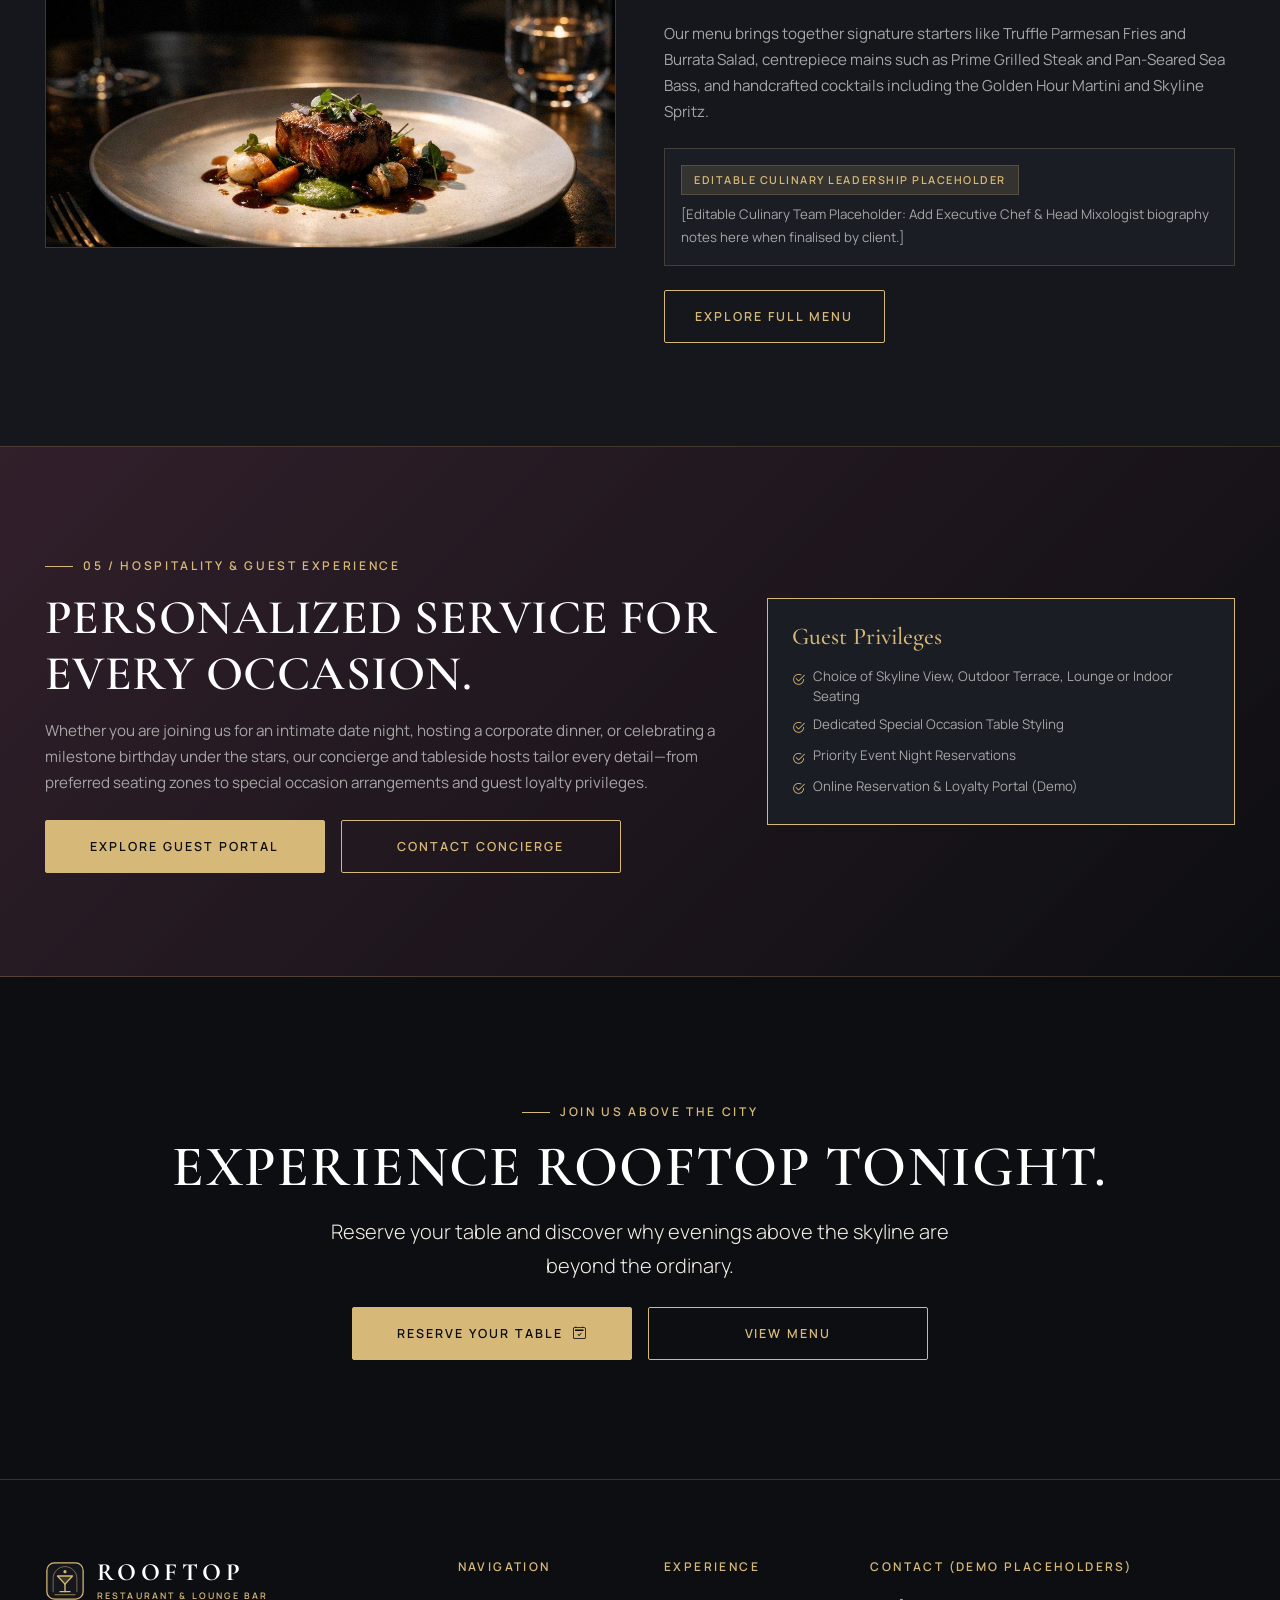
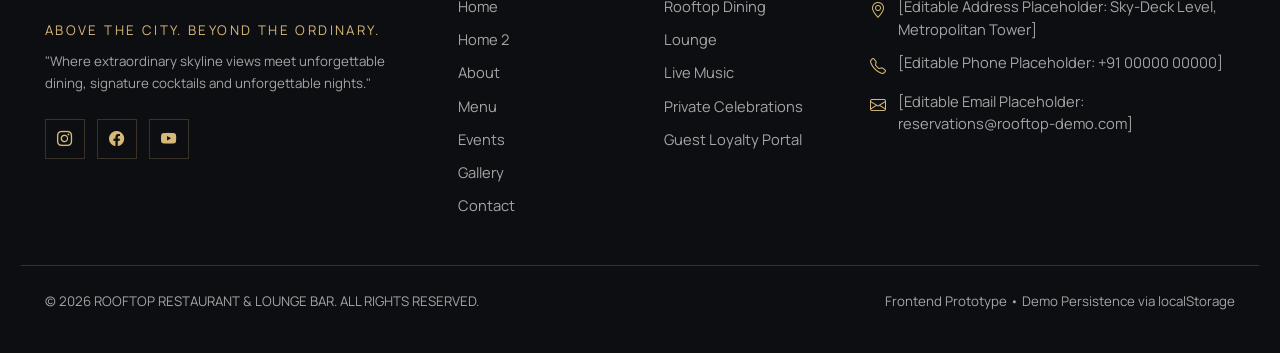
<file: about.html>
<!DOCTYPE html>
<html lang="en" data-theme="dark" dir="ltr">
<head>
  <meta charset="UTF-8">
  <meta name="viewport" content="width=device-width, initial-scale=1.0">
  <title>ROOFTOP — About Us | Where The City Meets An Extraordinary Experience</title>
  <!-- Favicon matching brand logo -->
  <link rel="icon" type="image/svg+xml" href="assets/images/favicon.svg">
  <link rel="icon" type="image/png" sizes="32x32" href="assets/images/favicon-32x32.png">
  <link rel="apple-touch-icon" sizes="180x180" href="assets/images/apple-touch-icon.png">
  <meta name="description" content="Discover the story, dining philosophy, architectural atmosphere and culinary vision behind ROOFTOP Restaurant & Lounge Bar.">
  <link href="https://cdn.jsdelivr.net/npm/bootstrap@5.3.3/dist/css/bootstrap.min.css" rel="stylesheet">
  <link href="https://cdn.jsdelivr.net/npm/bootstrap-icons@1.11.3/font/bootstrap-icons.min.css" rel="stylesheet">
  <link rel="stylesheet" href="assets/css/style.css?v=6">
  <style id="rooftop-critical-fixes">
        /* Remove white shade on all images & overlays in Light Mode + High-Contrast Hero Headings */
    .hero-overlay,
    [data-theme="light"] .hero-overlay,
    .page-hero .hero-overlay,
    [data-theme="light"] .page-hero .hero-overlay {
      background: linear-gradient(180deg, rgba(13, 14, 17, 0.72) 0%, rgba(13, 14, 17, 0.62) 50%, rgba(13, 14, 17, 0.85) 100%) !important;
    }
    .hero-bg-media, .page-hero .hero-bg-media, [data-theme="light"] .page-hero .hero-bg-media,
    .cta-bg-media, [data-theme="light"] .cta-bg-media {
      opacity: 1 !important;
    }
    .page-hero, #final-reservation-cta {
      background-color: #0D0E11 !important;
    }
    .hero-cinematic h1, .hero-cinematic .display-hero, .hero-cinematic .text-white,
    .page-hero h1, .page-hero .display-hero, .page-hero .text-white,
    #final-reservation-cta h2, #final-reservation-cta .text-white,
    [data-theme="light"] .hero-cinematic h1, [data-theme="light"] .hero-cinematic .display-hero, [data-theme="light"] .hero-cinematic .text-white,
    [data-theme="light"] .page-hero h1, [data-theme="light"] .page-hero .display-hero, [data-theme="light"] .page-hero .text-white,
    [data-theme="light"] #final-reservation-cta h2, [data-theme="light"] #final-reservation-cta .text-white {
      color: #FFFFFF !important;
      text-shadow: 0 3px 18px rgba(0, 0, 0, 0.9) !important;
    }
    .hero-cinematic .shimmer-text, [data-theme="light"] .hero-cinematic .shimmer-text {
      background: linear-gradient(90deg, #FFFFFF 0%, #F5DC9B 50%, #FFFFFF 100%) !important;
      background-size: 200% auto !important;
      -webkit-background-clip: text !important;
      background-clip: text !important;
      -webkit-text-fill-color: transparent !important;
      filter: drop-shadow(0 3px 12px rgba(0, 0, 0, 0.85));
    }
    .hero-cinematic .eyebrow-label, .page-hero .eyebrow-label, #final-reservation-cta .eyebrow-label,
    [data-theme="light"] .hero-cinematic .eyebrow-label, [data-theme="light"] .page-hero .eyebrow-label, [data-theme="light"] #final-reservation-cta .eyebrow-label {
      color: #F5DC9B !important;
      font-weight: 700 !important;
      text-shadow: 0 2px 10px rgba(0, 0, 0, 0.9) !important;
    }
    .hero-cinematic .eyebrow-label::before, .page-hero .eyebrow-label::before, #final-reservation-cta .eyebrow-label::before,
    [data-theme="light"] .hero-cinematic .eyebrow-label::before, [data-theme="light"] .page-hero .eyebrow-label::before, [data-theme="light"] #final-reservation-cta .eyebrow-label::before {
      background-color: #F5DC9B !important;
    }
    .hero-cinematic .lead, .page-hero .lead, #final-reservation-cta .lead,
    [data-theme="light"] .hero-cinematic .lead, [data-theme="light"] .page-hero .lead, [data-theme="light"] #final-reservation-cta .lead {
      color: #FFFFFF !important;
      text-shadow: 0 2px 10px rgba(0, 0, 0, 0.9) !important;
    }
    .hero-editorial-left h1, .hero-editorial-left .display-hero {
      color: #FFFFFF !important;
    }
    [data-theme="light"] .hero-editorial-left h1, [data-theme="light"] .hero-editorial-left .display-hero {
      color: #0D0E11 !important;
      font-weight: 700 !important;
    }
    [data-theme="light"] .hero-editorial-left .eyebrow-label {
      color: #5C410D !important;
      font-weight: 700 !important;
    }
    [data-theme="light"] .hero-editorial-left .lead {
      color: #1E1D1B !important;
      font-weight: 500 !important;
    }
    .experience-card-overlay, [data-theme="light"] .experience-card-overlay {
      background: linear-gradient(180deg, rgba(13,14,17,0) 40%, rgba(13,14,17,0.88) 100%) !important;
    }
    [data-theme="light"] .experience-card-overlay h2, [data-theme="light"] .experience-card-overlay h3,
    [data-theme="light"] .skyline-caption h3, [data-theme="light"] .skyline-caption h4, [data-theme="light"] .skyline-caption .text-white,
    [data-theme="light"] .nightlife-poster-overlay h3, [data-theme="light"] .nightlife-poster-overlay .h4, [data-theme="light"] .nightlife-poster-overlay .text-white,
    [data-theme="light"] .gallery-hover-info h3, [data-theme="light"] .gallery-hover-info .h4, [data-theme="light"] .gallery-hover-info .text-white,
    [data-theme="light"] .theme-overlay-box h2, [data-theme="light"] .theme-overlay-box .text-white,
    [data-theme="light"] .editorial-floating-card h2, [data-theme="light"] .editorial-floating-card .text-white {
      color: #FFFFFF !important;
    }
    [data-theme="light"] .experience-card-overlay p, [data-theme="light"] .skyline-caption p, [data-theme="light"] .skyline-caption .small,
    [data-theme="light"] .nightlife-poster-overlay p, [data-theme="light"] .nightlife-poster-overlay .small,
    [data-theme="light"] .theme-overlay-box p, [data-theme="light"] .editorial-floating-card p {
      color: rgba(244, 239, 230, 0.92) !important;
    }
    .skyline-caption, [data-theme="light"] .skyline-caption {
      background: linear-gradient(180deg, transparent 45%, rgba(13, 14, 17, 0.88) 100%) !important;
    }
    .nightlife-poster-overlay, [data-theme="light"] .nightlife-poster-overlay {
      background: linear-gradient(180deg, rgba(13, 14, 17, 0.72) 0%, rgba(13, 14, 17, 0.28) 38%, rgba(13, 14, 17, 0.94) 100%) !important;
    }
    .nightlife-poster-overlay h3, [data-theme="light"] .nightlife-poster-overlay h3,
    [data-theme="light"] .nightlife-poster-overlay .text-white {
      color: #FFFFFF !important;
      text-shadow: 0 2px 10px rgba(0, 0, 0, 0.85) !important;
    }
    .nightlife-poster-overlay p, [data-theme="light"] .nightlife-poster-overlay p,
    .nightlife-poster-overlay p.small, [data-theme="light"] .nightlife-poster-overlay p.small {
      color: #FFFFFF !important;
      font-weight: 500 !important;
      text-shadow: 0 1px 8px rgba(0, 0, 0, 0.85) !important;
    }
    .nightlife-poster-overlay .link-gold-underline,
    [data-theme="light"] .nightlife-poster-overlay .link-gold-underline {
      color: #F5DC9B !important;
      border-bottom-color: #F5DC9B !important;
      font-weight: 700 !important;
      text-shadow: 0 1px 6px rgba(0, 0, 0, 0.85) !important;
    }
    .nightlife-day-tag, [data-theme="light"] .nightlife-day-tag {
      background-color: rgba(13, 14, 17, 0.9) !important;
      color: #FFFFFF !important;
      border: 1px solid rgba(214, 184, 120, 0.75) !important;
      padding: 0.3rem 0.65rem !important;
      font-size: 0.68rem !important;
      font-weight: 700 !important;
      letter-spacing: 0.15em !important;
      border-radius: 2px !important;
    }
    [data-theme="light"] #nightlife-collection .eyebrow-label {
      color: #5C410D !important;
      font-weight: 700 !important;
    }
    .gallery-hover-info, [data-theme="light"] .gallery-hover-info {
      background: linear-gradient(180deg, rgba(13, 14, 17, 0.12) 0%, rgba(13, 14, 17, 0.45) 45%, rgba(13, 14, 17, 0.92) 100%) !important;
    }
    .gallery-item img, .gallery-item:hover img,
    .event-poster-img img, .event-poster-card:hover .event-poster-img img {
      filter: none !important;
      opacity: 1 !important;
    }
    .theme-overlay-box, [data-theme="light"] .theme-overlay-box,
    .editorial-floating-card, [data-theme="light"] .editorial-floating-card {
      background: rgba(13, 14, 17, 0.86) !important;
      color: #FFFFFF !important;
    }
    /* High-contrast badges on cards & images */
    .menu-card-badges .badge-gold, [data-theme="light"] .menu-card-badges .badge-gold,
    [data-theme="light"] .hero-cinematic .badge-gold, [data-theme="light"] .experience-card-overlay .badge-gold,
    [data-theme="light"] .skyline-caption .badge-gold, [data-theme="light"] .nightlife-poster-overlay .badge-gold,
    [data-theme="light"] .gallery-hover-info .badge-gold, [data-theme="light"] .theme-overlay-box .badge-gold,
    [data-theme="light"] .editorial-floating-card .badge-gold {
      background-color: rgba(13, 14, 17, 0.94) !important;
      color: #FFFFFF !important;
      border: 1.5px solid #D6B878 !important;
      font-weight: 700 !important;
      box-shadow: 0 4px 12px rgba(0, 0, 0, 0.45) !important;
    }
    .menu-card-badges .veg-indicator, [data-theme="light"] .menu-card-badges .veg-indicator {
      background-color: rgba(13, 14, 17, 0.94) !important;
      color: #5CE6A0 !important;
      border: 1.5px solid #35A66E !important;
      font-weight: 700 !important;
      box-shadow: 0 4px 12px rgba(0, 0, 0, 0.45) !important;
    }
    /* High-contrast buttons & uniform button sizes across Hero, Home 2 Hero, Filter Pills & CTAs */
    [data-theme="light"] .btn-outline-gold {
      color: #15171C !important;
      border-color: #846422 !important;
      font-weight: 700 !important;
    }
    [data-theme="light"] .btn-outline-gold:hover {
      background-color: var(--champagne-gold) !important;
      color: #FFFFFF !important;
    }
    .hero-cinematic .btn-outline-gold, #final-reservation-cta .btn-outline-gold,
    [data-theme="light"] .hero-cinematic .btn-outline-gold, [data-theme="light"] #final-reservation-cta .btn-outline-gold {
      background-color: rgba(13, 14, 17, 0.78) !important;
      color: #FFFFFF !important;
      border: 1.5px solid #D6B878 !important;
      font-weight: 700 !important;
    }
    .hero-cta-group .btn-gold, .hero-cta-group .btn-outline-gold,
    .hero-cinematic .btn-gold, .hero-cinematic .btn-outline-gold,
    .hero-editorial-left .btn-gold, .hero-editorial-left .btn-outline-gold,
    #final-reservation-cta .btn-gold, #final-reservation-cta .btn-outline-gold,
    #home2-final-cta .btn-gold, #home2-final-cta .btn-outline-gold,
    #featured-event .btn-gold, #featured-event .btn-outline-gold,
    #hospitality-experience .btn-gold, #hospitality-experience .btn-outline-gold,
    #about-final-cta .btn-gold, #about-final-cta .btn-outline-gold {
      width: 280px !important;
      min-width: 0 !important;
      max-width: 100% !important;
      min-height: 52px !important;
      padding-inline: 1rem !important;
      display: inline-flex !important;
      align-items: center !important;
      justify-content: center !important;
      text-align: center !important;
      box-sizing: border-box !important;
    }
    .filter-pill-btn {
      min-width: 240px !important;
      min-height: 44px !important;
      display: inline-flex !important;
      align-items: center !important;
      justify-content: center !important;
      text-align: center !important;
    }
    @media (max-width: 767.98px) {
      .hero-cta-group {
        flex-direction: column !important;
        align-items: center !important;
      }
      .hero-cta-group .btn-gold, .hero-cta-group .btn-outline-gold,
      .hero-cinematic .btn-gold, .hero-cinematic .btn-outline-gold,
      .hero-editorial-left .btn-gold, .hero-editorial-left .btn-outline-gold,
      #final-reservation-cta .btn-gold, #final-reservation-cta .btn-outline-gold,
      #home2-final-cta .btn-gold, #home2-final-cta .btn-outline-gold,
      #about-final-cta .btn-gold, #about-final-cta .btn-outline-gold,
      #featured-event .btn-gold, #featured-event .btn-outline-gold,
      #hospitality-experience .btn-gold, #hospitality-experience .btn-outline-gold,
      .d-flex.flex-wrap > .btn-gold, .d-flex.flex-wrap > .btn-outline-gold {
        width: 280px !important;
        max-width: 100% !important;
        min-width: 0 !important;
        min-height: 50px !important;
        padding-inline: 1rem !important;
        justify-content: center !important;
        box-sizing: border-box !important;
      }
      #featured-event .btn-gold, #featured-event .btn-outline-gold {
        width: 240px !important;
      }
      .hero-cinematic .hero-cta-group, .hero-editorial-left .hero-cta-group, #featured-event .hero-cta-group, #hospitality-experience .hero-cta-group {
        align-items: flex-start !important;
      }
      .filter-pills {
        flex-direction: column !important;
        align-items: center !important;
      }
      .filter-pill-btn {
        width: 260px !important;
        max-width: 100% !important;
        min-width: 260px !important;
        min-height: 44px !important;
      }
      /* Subpage Hero Responsive Alignment on Mobile */
      .page-hero,
      #about-hero {
        text-align: left !important;
        align-items: flex-start !important;
        justify-content: flex-start !important;
        padding-block: 7rem 3.5rem !important;
      }
      .page-hero .page-hero-content,
      #about-hero .page-hero-content {
        text-align: left !important;
        margin-inline: 0 !important;
        max-width: 100% !important;
      }
      .page-hero .eyebrow-label,
      #about-hero .eyebrow-label {
        justify-content: flex-start !important;
        align-self: flex-start !important;
        margin-inline: 0 !important;
      }
      .page-hero .display-hero,
      #about-hero .display-hero {
        text-align: left !important;
        font-size: clamp(2.1rem, 7.5vw, 3.2rem) !important;
        line-height: 1.15 !important;
        word-break: break-word !important;
      }
      .page-hero .lead,
      #about-hero .lead {
        text-align: left !important;
        margin-inline: 0 !important;
        max-width: 100% !important;
      }
      /* About Page Story Section Grid - Aligned One By One on Mobile */
      .about-story-img-main {
        aspect-ratio: 16/10 !important;
        width: 100% !important;
      }
      .about-story-img-sub {
        aspect-ratio: 16/10 !important;
        width: 100% !important;
      }
      .about-story-card {
        min-height: auto !important;
        padding: 1.5rem !important;
        width: 100% !important;
        text-align: left !important;
      }
    }
    .about-story-img-main { aspect-ratio: 3/4; }
    .about-story-img-sub { aspect-ratio: 1/1; }
    .about-story-card { min-height: 140px; }
    /* Floating Back-to-Top Button */
    .scroll-top-btn {
      position: fixed;
      inset-block-end: 1.75rem;
      inset-inline-end: 1.75rem;
      z-index: 1038;
      width: 46px;
      height: 46px;
      border-radius: 2px;
      background-color: #D6B878;
      color: #0D0E11 !important;
      border: 1.5px solid #D6B878;
      display: inline-flex;
      align-items: center;
      justify-content: center;
      font-size: 1.2rem;
      cursor: pointer;
      box-shadow: 0 10px 25px rgba(0, 0, 0, 0.45);
      opacity: 1;
      visibility: visible;
      transition: all 0.3s ease;
    }
    [data-theme="light"] .scroll-top-btn {
      background-color: #15171C;
      color: #D6B878 !important;
      border: 1.5px solid #D6B878;
    }
    .brand-logo-icon, .auth-brand-badge .brand-logo-icon { width: 40px !important; height: 40px !important; min-width: 40px !important; min-height: 40px !important; flex-shrink: 0 !important; }

    /* Guest Privileges List in Hospitality & Guest Experience Section */
    .guest-privileges-list li,
    #hospitality-experience .list-unstyled li {
      display: flex;
      align-items: flex-start;
      color: var(--text-muted);
      line-height: 1.5;
    }
    .guest-privileges-list li > i,
    #hospitality-experience .list-unstyled li > i {
      flex-shrink: 0;
      margin-block-start: 0.18rem;
      color: var(--champagne-gold);
    }
    .guest-privileges-list li > span,
    #hospitality-experience .list-unstyled li > span {
      flex: 1;
      min-width: 0;
    }
    [dir="rtl"] .guest-privileges-list,
    [dir="rtl"] #hospitality-experience .list-unstyled {
      text-align: right;
      padding-right: 0;
    }
    [dir="rtl"] .guest-privileges-list li,
    [dir="rtl"] #hospitality-experience .list-unstyled li {
      direction: rtl;
      text-align: right;
    }
    [dir="rtl"] .guest-privileges-list li > i,
    [dir="rtl"] #hospitality-experience .list-unstyled li > i {
      margin-right: 0 !important;
      margin-left: 0.5rem !important;
    }
    [dir="rtl"] .guest-privileges-list li > span,
    [dir="rtl"] #hospitality-experience .list-unstyled li > span {
      text-align: right;
      direction: rtl;
      unicode-bidi: plaintext;
    }

    /* Footer Contact Links RTL Alignment */
    .footer-links li {
      display: flex;
      align-items: flex-start;
      color: var(--text-muted);
      font-size: 0.92rem;
      line-height: 1.55;
    }
    .footer-links li > i {
      flex-shrink: 0;
      margin-block-start: 0.22rem;
      color: var(--champagne-gold);
    }
    .site-footer .footer-links li,
    .footer-links li {
      display: flex !important;
      align-items: flex-start !important;
      color: var(--text-muted) !important;
      font-size: 0.92rem !important;
      line-height: 1.55 !important;
    }
    .site-footer .footer-links li > i,
    .footer-links li > i {
      flex-shrink: 0 !important;
      margin-block-start: 0.22rem !important;
      color: var(--champagne-gold) !important;
      margin-inline-end: 0.75rem !important;
      margin-inline-start: 0 !important;
      font-size: 1rem !important;
    }
    .site-footer .footer-links li > span,
    .footer-links li > span {
      flex: 1 !important;
      min-width: 0 !important;
    }
    .footer-links li > a {
      display: inline-flex;
      align-items: center;
    }
    [dir="rtl"] .site-footer .footer-links,
    [dir="rtl"] .footer-links {
      text-align: right !important;
      padding-right: 0 !important;
    }
    [dir="rtl"] .site-footer .footer-links li,
    [dir="rtl"] .footer-links li {
      text-align: right !important;
      direction: rtl !important;
    }
    [dir="rtl"] .site-footer .footer-links li > i,
    [dir="rtl"] .footer-links li > i {
      margin-inline-end: 0.75rem !important;
      margin-inline-start: 0 !important;
      margin-right: 0 !important;
      margin-left: 0.75rem !important;
    }
    [dir="rtl"] .site-footer .footer-links li > span,
    [dir="rtl"] .footer-links li > span {
      text-align: right !important;
      direction: rtl !important;
      unicode-bidi: plaintext !important;
    }
  </style>
</head>
<body>

  <!-- ========================================================================
       GLOBAL STICKY HEADER & NAVIGATION (SECTION 9)
       ======================================================================== -->
  <header class="site-header">
    <div class="container-luxury">
      <nav class="navbar-rooftop" aria-label="Primary Navigation">
        <a href="index.html" class="brand-logo" aria-label="ROOFTOP Restaurant & Lounge Bar Home">
          <svg class="brand-logo-icon" viewBox="0 0 64 64" fill="none" xmlns="http://www.w3.org/2000/svg">
            <rect x="3" y="3" width="58" height="58" rx="12" fill="#15171C" stroke="#D6B878" stroke-width="2"/>
            <path d="M13 50V28C13 17.5066 21.5066 9 32 9C42.4934 9 51 17.5066 51 28V50" stroke="#D6B878" stroke-width="1.5" stroke-opacity="0.55"/>
            <path d="M20 24H44L32 37L20 24Z" fill="#D6B878" fill-opacity="0.2" stroke="#D6B878" stroke-width="2.2" stroke-linejoin="round"/>
            <path d="M32 37V49" stroke="#D6B878" stroke-width="2.2" stroke-linecap="round"/>
            <path d="M24 49H40" stroke="#D6B878" stroke-width="2.2" stroke-linecap="round"/>
            <circle cx="32" cy="17" r="2.5" fill="#D6B878"/>
            <path d="M16 54H48" stroke="#D6B878" stroke-width="1.5" stroke-linecap="round" stroke-opacity="0.7"/>
          </svg>
          <div class="brand-logo-text">
            <span class="brand-wordmark">ROOFTOP</span>
            <span class="brand-subtitle">RESTAURANT &amp; LOUNGE BAR</span>
          </div>
        </a>

        <ul class="nav-center">
          <li><a href="index.html" class="nav-link-rooftop">Home</a></li>
          <li><a href="home-2.html" class="nav-link-rooftop">Home 2</a></li>
          <li><a href="about.html" class="nav-link-rooftop active">About</a></li>
          <li><a href="menu.html" class="nav-link-rooftop">Menu</a></li>
          <li><a href="events.html" class="nav-link-rooftop">Events</a></li>
          <li><a href="gallery.html" class="nav-link-rooftop">Gallery</a></li>
          <li><a href="contact.html" class="nav-link-rooftop">Contact</a></li>
          <li><a href="dashboard.html" class="btn-gold btn-header-reserve">Dashboard</a></li>
        </ul>

        <div class="nav-actions">
          <button type="button" class="icon-btn" data-rtl-toggle title="Toggle LTR/RTL Direction">
            <span class="dir-label">RTL</span>
          </button>
          <button type="button" class="icon-btn" data-theme-toggle title="Toggle Dark/Light Mode">
            <i class="bi bi-sun"></i>
          </button>
          <a href="login.html" class="nav-login-link"><i class="bi bi-person me-1"></i>Login</a>
          <button type="button" class="hamburger-btn" id="mobileMenuOpenBtn" aria-label="Open Navigation Menu">
            <i class="bi bi-list"></i>
          </button>
        </div>
      </nav>
    </div>
  </header>

  <!-- Mobile Slide-Out Navigation Drawer -->
  <div class="mobile-menu-backdrop" id="mobileMenuBackdrop"></div>
  <aside class="mobile-menu-drawer" id="mobileMenuDrawer" aria-label="Mobile Navigation">
    <div>
      <div class="d-flex justify-content-between align-items-center pb-3 border-bottom" style="border-color: var(--subtle-border) !important;">
        <a href="index.html" class="brand-logo">
          <svg class="brand-logo-icon" viewBox="0 0 64 64" fill="none" xmlns="http://www.w3.org/2000/svg">
            <rect x="3" y="3" width="58" height="58" rx="12" fill="#15171C" stroke="#D6B878" stroke-width="2"/>
            <path d="M13 50V28C13 17.5066 21.5066 9 32 9C42.4934 9 51 17.5066 51 28V50" stroke="#D6B878" stroke-width="1.5" stroke-opacity="0.55"/>
            <path d="M20 24H44L32 37L20 24Z" fill="#D6B878" fill-opacity="0.2" stroke="#D6B878" stroke-width="2.2" stroke-linejoin="round"/>
            <path d="M32 37V49" stroke="#D6B878" stroke-width="2.2" stroke-linecap="round"/>
            <path d="M24 49H40" stroke="#D6B878" stroke-width="2.2" stroke-linecap="round"/>
            <circle cx="32" cy="17" r="2.5" fill="#D6B878"/>
            <path d="M16 54H48" stroke="#D6B878" stroke-width="1.5" stroke-linecap="round" stroke-opacity="0.7"/>
          </svg>
          <div class="brand-logo-text">
          <span class="brand-wordmark">ROOFTOP</span>
          <span class="brand-subtitle">RESTAURANT &amp; LOUNGE BAR</span>
        </div>
        </a>
        <button type="button" class="icon-btn" id="mobileMenuCloseBtn" aria-label="Close Navigation Menu">
          <i class="bi bi-x-lg"></i>
        </button>
      </div>
      <ul class="mobile-nav-list">
        <li><a href="index.html">Home</a></li>
        <li><a href="home-2.html">Home 2</a></li>
        <li><a href="about.html" class="active">About</a></li>
        <li><a href="menu.html">Menu</a></li>
        <li><a href="events.html">Events</a></li>
        <li><a href="gallery.html">Gallery</a></li>
        <li><a href="contact.html">Contact</a></li>
        <li><a href="dashboard.html">Dashboard</a></li>
        <li><a href="login.html"><i class="bi bi-person-circle me-2" style="color:var(--champagne-gold);"></i>Guest Login</a></li>
      </ul>
    </div>
    <div class="pt-3 border-top" style="border-color: var(--subtle-border) !important;">
      <div class="d-flex gap-2 mb-3">
        <button type="button" class="btn-outline-gold w-50 py-2" data-theme-toggle>
          <i class="bi bi-sun"></i> <span class="theme-label">Light Mode</span>
        </button>
        <button type="button" class="btn-outline-gold w-50 py-2" data-rtl-toggle>
          <i class="bi bi-arrow-left-right"></i> <span class="dir-label">RTL</span>
        </button>
      </div>
      <a href="dashboard.html" class="btn-gold w-100">Dashboard</a>
    </div>
  </aside>

  <main>
    <!-- ======================================================================
         ABOUT HERO SECTION
         ====================================================================== -->
    <section class="page-hero" id="about-hero">
      <img
        src="assets/images/0LTb-WTREsjR.jpg"
        alt="Architectural rooftop terrace overlooking the skyline"
        class="hero-bg-media"
      >
      <div class="hero-overlay"></div>
      <div class="container-luxury page-hero-content">
        <span class="eyebrow-label">BRAND STORYTELLING</span>
        <h1 class="display-hero text-white mb-3" style="color: #FFFFFF !important; text-shadow: 0 3px 18px rgba(0, 0, 0, 0.9);">
          WHERE THE CITY MEETS AN EXTRAORDINARY EXPERIENCE.
        </h1>
        <p class="lead mb-0" style="color: var(--text-secondary);">
          "Where extraordinary skyline views meet unforgettable dining, signature cocktails and unforgettable nights."
        </p>
      </div>
    </section>

    <!-- ======================================================================
         SECTION 1 – OUR STORY
         ====================================================================== -->
    <section class="section-padding surface-charcoal" id="our-story">
      <div class="container-luxury">
        <div class="row g-5 align-items-center">
          <div class="col-lg-6 reveal-up">
            <span class="eyebrow-label">01 / OUR STORY</span>
            <h2 class="section-title mb-4">CONCEIVED AS A SANCTUARY ABOVE THE SKYLINE.</h2>
            <p class="mb-3">
              ROOFTOP Restaurant &amp; Lounge Bar was envisioned to elevate metropolitan dining into an immersive nocturnal escape. Perched high above the city streets, the space brings together panoramic horizon sightlines, refined culinary craftsmanship and a warm, social lounge spirit.
            </p>
            <p class="mb-4">
              From golden hour aperitifs on the open-air terrace to candlelit dinners and late-night live music, every detail is designed so guests feel both connected to the energy of the city below and transported somewhere extraordinary.
            </p>
            <div class="p-3 border" style="border-color: var(--subtle-border) !important; background: rgba(214, 184, 120, 0.07);">
              <span class="badge-gold mb-2">EDITABLE BRAND PLACEHOLDER</span>
              <p class="small mb-0">
                [Editable Client Story Placeholder: Insert client's specific founding vision, architectural collaboration notes or hospitality group background here.]
              </p>
            </div>
          </div>

          <div class="col-lg-6 reveal-up">
            <div class="row g-3">
              <div class="col-12 col-md-7">
                <img src="assets/images/a4DqLqAIonbY.jpg" alt="Rooftop terrace dining view" class="w-100 border about-story-img-main" style="border-color:var(--subtle-border) !important; object-fit:cover;" loading="lazy">
              </div>
              <div class="col-12 col-md-5 d-flex flex-column gap-3">
                <img src="assets/images/eG7CpLAfXSvX.jpg" alt="Signature cocktail craft" class="w-100 border about-story-img-sub" style="border-color:var(--subtle-border) !important; object-fit:cover;" loading="lazy">
                <div class="p-3 border flex-grow-1 d-flex flex-column justify-content-center about-story-card" style="border-color:var(--subtle-border) !important; background:var(--card-bg);">
                  <span class="font-heading h3 mb-1" style="color:var(--champagne-gold);">Above The City</span>
                  <span class="small" style="color:var(--text-secondary);">Contemporary Rooftop Luxury × Skyline Dining</span>
                </div>
              </div>
            </div>
          </div>
        </div>
      </div>
    </section>

    <!-- ======================================================================
         SECTION 2 – OUR DINING PHILOSOPHY
         ====================================================================== -->
    <section class="section-padding surface-ivory" id="dining-philosophy">
      <div class="container-luxury">
        <div class="row g-5 align-items-center flex-lg-row-reverse">
          <div class="col-lg-6 reveal-up">
            <span class="eyebrow-label">02 / OUR DINING PHILOSOPHY</span>
            <h2 class="section-title mb-4">THOUGHTFUL INGREDIENTS. EXPRESSIVE PRESENTATION.</h2>
            <p class="mb-3">
              We believe rooftop dining should be both sophisticated and deeply welcoming. Our culinary philosophy centres on balancing bold open-flame grilling with delicate contemporary plating—allowing guests to either share artisanal small plates across a lounge table or savour a multi-course dinner.
            </p>
            <p class="mb-4">
              Every plate and glass is treated with equal reverence, ensuring that vegetarian creations, prime seafood, signature steaks and zero-proof mocktails share the same standard of excellence.
            </p>
            <div class="row g-3">
              <div class="col-12 col-md-6">
                <div class="p-3 border h-100" style="border-color: var(--subtle-border) !important; background: var(--card-bg);">
                  <h3 class="h5 mb-1">Seasonal Selection</h3>
                  <p class="small mb-0">Freshly sourced produce, premium cuts and aromatic herbs prepared to order.</p>
                </div>
              </div>
              <div class="col-12 col-md-6">
                <div class="p-3 border h-100" style="border-color: var(--subtle-border) !important; background: var(--card-bg);">
                  <h3 class="h5 mb-1">Harmonious Pairings</h3>
                  <p class="small mb-0">Menus designed alongside our mixology team so food and drinks elevate one another.</p>
                </div>
              </div>
            </div>
          </div>

          <div class="col-lg-6 reveal-up">
            <img src="assets/images/9_a25Sk84fpL.jpg" alt="Gourmet culinary plating at ROOFTOP" class="w-100 border" style="border-color:var(--subtle-border) !important; aspect-ratio:16/11; object-fit:cover;" loading="lazy">
          </div>
        </div>
      </div>
    </section>

    <!-- ======================================================================
         SECTION 3 – THE ROOFTOP ATMOSPHERE
         ====================================================================== -->
    <section class="section-padding surface-deep-black" id="rooftop-atmosphere">
      <div class="container-luxury">
        <div class="text-center mb-5 reveal-up">
          <span class="eyebrow-label">03 / THE ROOFTOP ATMOSPHERE</span>
          <h2 class="section-title mb-2">DESIGNED FOR EVERY HOUR OF THE EVENING.</h2>
          <p class="mx-auto" style="max-width: 640px;">
            Our architectural layout flows seamlessly between open-air horizon terraces, intimate lounge alcoves and an illuminated central cocktail bar.
          </p>
        </div>

        <div class="row g-4 reveal-up">
          <div class="col-md-4">
            <div class="p-4 border h-100" style="border-color: var(--subtle-border) !important; background: var(--card-bg);">
              <i class="bi bi-sunset fs-2 mb-3 d-block" style="color: var(--champagne-gold);"></i>
              <h3 class="h4 mb-2">Open-Air Sky Terrace</h3>
              <p class="small mb-0">Frameless glass balustrades and lush botanical planters frame sweeping views of the sunset and city skyline.</p>
            </div>
          </div>

          <div class="col-md-4">
            <div class="p-4 border h-100" style="border-color: var(--subtle-border) !important; background: var(--card-bg);">
              <i class="bi bi-lamp fs-2 mb-3 d-block" style="color: var(--champagne-gold);"></i>
              <h3 class="h4 mb-2">Ambient Lounge Sanctuary</h3>
              <p class="small mb-0">Warm charcoal textures, champagne gold detailing and custom acoustic lighting create an intimate nighttime mood.</p>
            </div>
          </div>

          <div class="col-md-4">
            <div class="p-4 border h-100" style="border-color: var(--subtle-border) !important; background: var(--card-bg);">
              <i class="bi bi-music-note-list fs-2 mb-3 d-block" style="color: var(--champagne-gold);"></i>
              <h3 class="h4 mb-2">Curated Soundscape</h3>
              <p class="small mb-0">From sunset acoustic strings to live jazz ensembles and late-night lounge DJs, music shapes the pulse of the room.</p>
            </div>
          </div>
        </div>
      </div>
    </section>

    <!-- ======================================================================
         SECTION 4 – OUR CULINARY EXPERIENCE
         ====================================================================== -->
    <section class="section-padding surface-charcoal" id="culinary-experience">
      <div class="container-luxury">
        <div class="row g-5 align-items-center">
          <div class="col-lg-6 reveal-up">
            <img src="assets/images/k-AcZ5I_xCdz.jpg" alt="Prime steak and culinary craftsmanship" class="w-100 border" style="border-color: var(--subtle-border) !important; aspect-ratio: 16/10; object-fit: cover;" loading="lazy">
          </div>
          <div class="col-lg-6 reveal-up">
            <span class="eyebrow-label">04 / OUR CULINARY EXPERIENCE</span>
            <h2 class="section-title mb-3">CRAFTED IN THE KITCHEN &amp; BEHIND THE BAR.</h2>
            <p class="mb-4">
              Our menu brings together signature starters like Truffle Parmesan Fries and Burrata Salad, centrepiece mains such as Prime Grilled Steak and Pan-Seared Sea Bass, and handcrafted cocktails including the Golden Hour Martini and Skyline Spritz.
            </p>
            <div class="p-3 border mb-4" style="border-color: var(--subtle-border) !important; background: var(--card-bg);">
              <span class="badge-gold mb-2">EDITABLE CULINARY LEADERSHIP PLACEHOLDER</span>
              <p class="small mb-0">
                [Editable Culinary Team Placeholder: Add Executive Chef &amp; Head Mixologist biography notes here when finalised by client.]
              </p>
            </div>
            <a href="menu.html" class="btn-outline-gold">Explore Full Menu</a>
          </div>
        </div>
      </div>
    </section>

    <!-- ======================================================================
         SECTION 5 – HOSPITALITY & GUEST EXPERIENCE
         ====================================================================== -->
    <section class="section-padding surface-burgundy-accent" id="hospitality-experience">
      <div class="container-luxury">
        <div class="row g-5 align-items-center">
          <div class="col-lg-7 reveal-up">
            <span class="eyebrow-label">05 / HOSPITALITY &amp; GUEST EXPERIENCE</span>
            <h2 class="section-title mb-3">PERSONALIZED SERVICE FOR EVERY OCCASION.</h2>
            <p class="mb-4">
              Whether you are joining us for an intimate date night, hosting a corporate dinner, or celebrating a milestone birthday under the stars, our concierge and tableside hosts tailor every detail—from preferred seating zones to special occasion arrangements and guest loyalty privileges.
            </p>
            <div class="d-flex flex-wrap gap-3 hero-cta-group">
              <a href="dashboard.html#overview" class="btn-gold" style="width: 260px; max-width: 100%; min-height: 50px; justify-content: center; box-sizing: border-box;">Explore Guest Portal</a>
              <a href="contact.html" class="btn-outline-gold" style="width: 260px; max-width: 100%; min-height: 50px; justify-content: center; box-sizing: border-box;">Contact Concierge</a>
            </div>
          </div>
          <div class="col-lg-5 reveal-up">
            <div class="p-4 border" style="border-color: var(--champagne-gold) !important; background: var(--card-bg);">
              <h3 class="h4 mb-3" style="color: var(--champagne-gold);">Guest Privileges</h3>
              <ul class="list-unstyled d-flex flex-column gap-2 mb-0 small guest-privileges-list">
                <li><i class="bi bi-check2-circle me-2" style="color:var(--champagne-gold);"></i><span>Choice of Skyline View, Outdoor Terrace, Lounge or Indoor Seating</span></li>
                <li><i class="bi bi-check2-circle me-2" style="color:var(--champagne-gold);"></i><span>Dedicated Special Occasion Table Styling</span></li>
                <li><i class="bi bi-check2-circle me-2" style="color:var(--champagne-gold);"></i><span>Priority Event Night Reservations</span></li>
                <li><i class="bi bi-check2-circle me-2" style="color:var(--champagne-gold);"></i><span>Online Reservation &amp; Loyalty Portal (Demo)</span></li>
              </ul>
            </div>
          </div>
        </div>
      </div>
    </section>

    <!-- ======================================================================
         SECTION 6 – FINAL RESERVATION CTA
         ====================================================================== -->
    <section class="section-padding surface-deep-black text-center" id="about-final-cta">
      <div class="container-luxury py-3 reveal-up">
        <span class="eyebrow-label">JOIN US ABOVE THE CITY</span>
        <h2 class="display-hero text-white mb-3" style="font-size: clamp(2.2rem, 4.5vw, 4rem);">
          EXPERIENCE ROOFTOP TONIGHT.
        </h2>
        <p class="lead mx-auto mb-4" style="color: var(--text-secondary); max-width: 620px;">
          Reserve your table and discover why evenings above the skyline are beyond the ordinary.
        </p>
        <div class="d-flex flex-wrap justify-content-center gap-3 hero-cta-group">
          <a href="dashboard.html#book-table" class="btn-gold" style="width: 260px; max-width: 100%; min-height: 50px; justify-content: center; box-sizing: border-box;">
            RESERVE YOUR TABLE <i class="bi bi-calendar2-check"></i>
          </a>
          <a href="menu.html" class="btn-outline-gold" style="width: 260px; max-width: 100%; min-height: 50px; justify-content: center; box-sizing: border-box;">
            VIEW MENU
          </a>
        </div>
      </div>
    </section>
  </main>

  <!-- ========================================================================
       GLOBAL PREMIUM FOOTER (SECTION 34)
       ======================================================================== -->
  <footer class="site-footer">
    <div class="container-luxury">
      <div class="row g-5 pb-5 border-bottom" style="border-color: var(--subtle-border) !important;">
        <div class="col-lg-4">
          <a href="index.html" class="brand-logo mb-3">
            <svg class="brand-logo-icon" viewBox="0 0 64 64" fill="none" xmlns="http://www.w3.org/2000/svg">
            <rect x="3" y="3" width="58" height="58" rx="12" fill="#15171C" stroke="#D6B878" stroke-width="2"/>
            <path d="M13 50V28C13 17.5066 21.5066 9 32 9C42.4934 9 51 17.5066 51 28V50" stroke="#D6B878" stroke-width="1.5" stroke-opacity="0.55"/>
            <path d="M20 24H44L32 37L20 24Z" fill="#D6B878" fill-opacity="0.2" stroke="#D6B878" stroke-width="2.2" stroke-linejoin="round"/>
            <path d="M32 37V49" stroke="#D6B878" stroke-width="2.2" stroke-linecap="round"/>
            <path d="M24 49H40" stroke="#D6B878" stroke-width="2.2" stroke-linecap="round"/>
            <circle cx="32" cy="17" r="2.5" fill="#D6B878"/>
            <path d="M16 54H48" stroke="#D6B878" stroke-width="1.5" stroke-linecap="round" stroke-opacity="0.7"/>
          </svg>
            <div class="brand-logo-text">
              <span class="brand-wordmark">ROOFTOP</span>
              <span class="brand-subtitle">RESTAURANT &amp; LOUNGE BAR</span>
            </div>
          </a>
          <p class="small text-uppercase mb-2" style="letter-spacing: 0.18em; color: var(--champagne-gold);">
            ABOVE THE CITY. BEYOND THE ORDINARY.
          </p>
          <p class="small mb-4">
            "Where extraordinary skyline views meet unforgettable dining, signature cocktails and unforgettable nights."
          </p>
          <div class="social-links">
            <a href="https://instagram.com" target="_blank" rel="noopener noreferrer" class="social-icon-link" aria-label="Instagram"><i class="bi bi-instagram"></i></a>
            <a href="https://facebook.com" target="_blank" rel="noopener noreferrer" class="social-icon-link" aria-label="Facebook"><i class="bi bi-facebook"></i></a>
            <a href="https://youtube.com" target="_blank" rel="noopener noreferrer" class="social-icon-link" aria-label="YouTube"><i class="bi bi-youtube"></i></a>
          </div>
        </div>

        <div class="col-6 col-md-4 col-lg-2">
          <h3 class="footer-heading">Navigation</h3>
          <ul class="footer-links">
            <li><a href="index.html">Home</a></li>
            <li><a href="home-2.html">Home 2</a></li>
            <li><a href="about.html">About</a></li>
            <li><a href="menu.html">Menu</a></li>
            <li><a href="events.html">Events</a></li>
            <li><a href="gallery.html">Gallery</a></li>
            <li><a href="contact.html">Contact</a></li>
          </ul>
        </div>

        <div class="col-6 col-md-4 col-lg-2">
          <h3 class="footer-heading">Experience</h3>
          <ul class="footer-links">
            <li><a href="menu.html">Rooftop Dining</a></li>
            <li><a href="home-2.html#signature-experiences">Lounge</a></li>
            <li><a href="events.html">Live Music</a></li>
            <li><a href="dashboard.html#book-table">Private Celebrations</a></li>
            <li><a href="dashboard.html#loyalty">Guest Loyalty Portal</a></li>
          </ul>
        </div>

        <div class="col-md-4 col-lg-4">
          <h3 class="footer-heading">Contact (Demo Placeholders)</h3>
          <ul class="footer-links">
            <li>
              <i class="bi bi-geo-alt" style="color:var(--champagne-gold);"></i>
              <span>[Editable Address Placeholder: Sky-Deck Level, Metropolitan Tower]</span>
            </li>
            <li>
              <i class="bi bi-telephone" style="color:var(--champagne-gold);"></i>
              <span>[Editable Phone Placeholder: +91 00000 00000]</span>
            </li>
            <li>
              <i class="bi bi-envelope" style="color:var(--champagne-gold);"></i>
              <span>[Editable Email Placeholder: reservations@rooftop-demo.com]</span>
            </li>
          </ul>
        </div>
      </div>

      <div class="d-flex flex-wrap justify-content-between align-items-center pt-4 gap-3 small" style="color: var(--muted-grey);">
        <div>© 2026 ROOFTOP RESTAURANT &amp; LOUNGE BAR. ALL RIGHTS RESERVED.</div>
        <div>Frontend Prototype • Demo Persistence via localStorage</div>
      </div>
    </div>
  </footer>

  <script src="https://cdn.jsdelivr.net/npm/bootstrap@5.3.3/dist/js/bootstrap.bundle.min.js"></script>
  <script src="assets/js/main.js?v=6"></script>
  <!-- Floating Back to Top Button -->
  <button type="button" class="scroll-top-btn" id="scrollTopBtn" aria-label="Scroll to top" title="Back to Top"><i class="bi bi-arrow-up"></i></button>
</body>
</html>
</file>
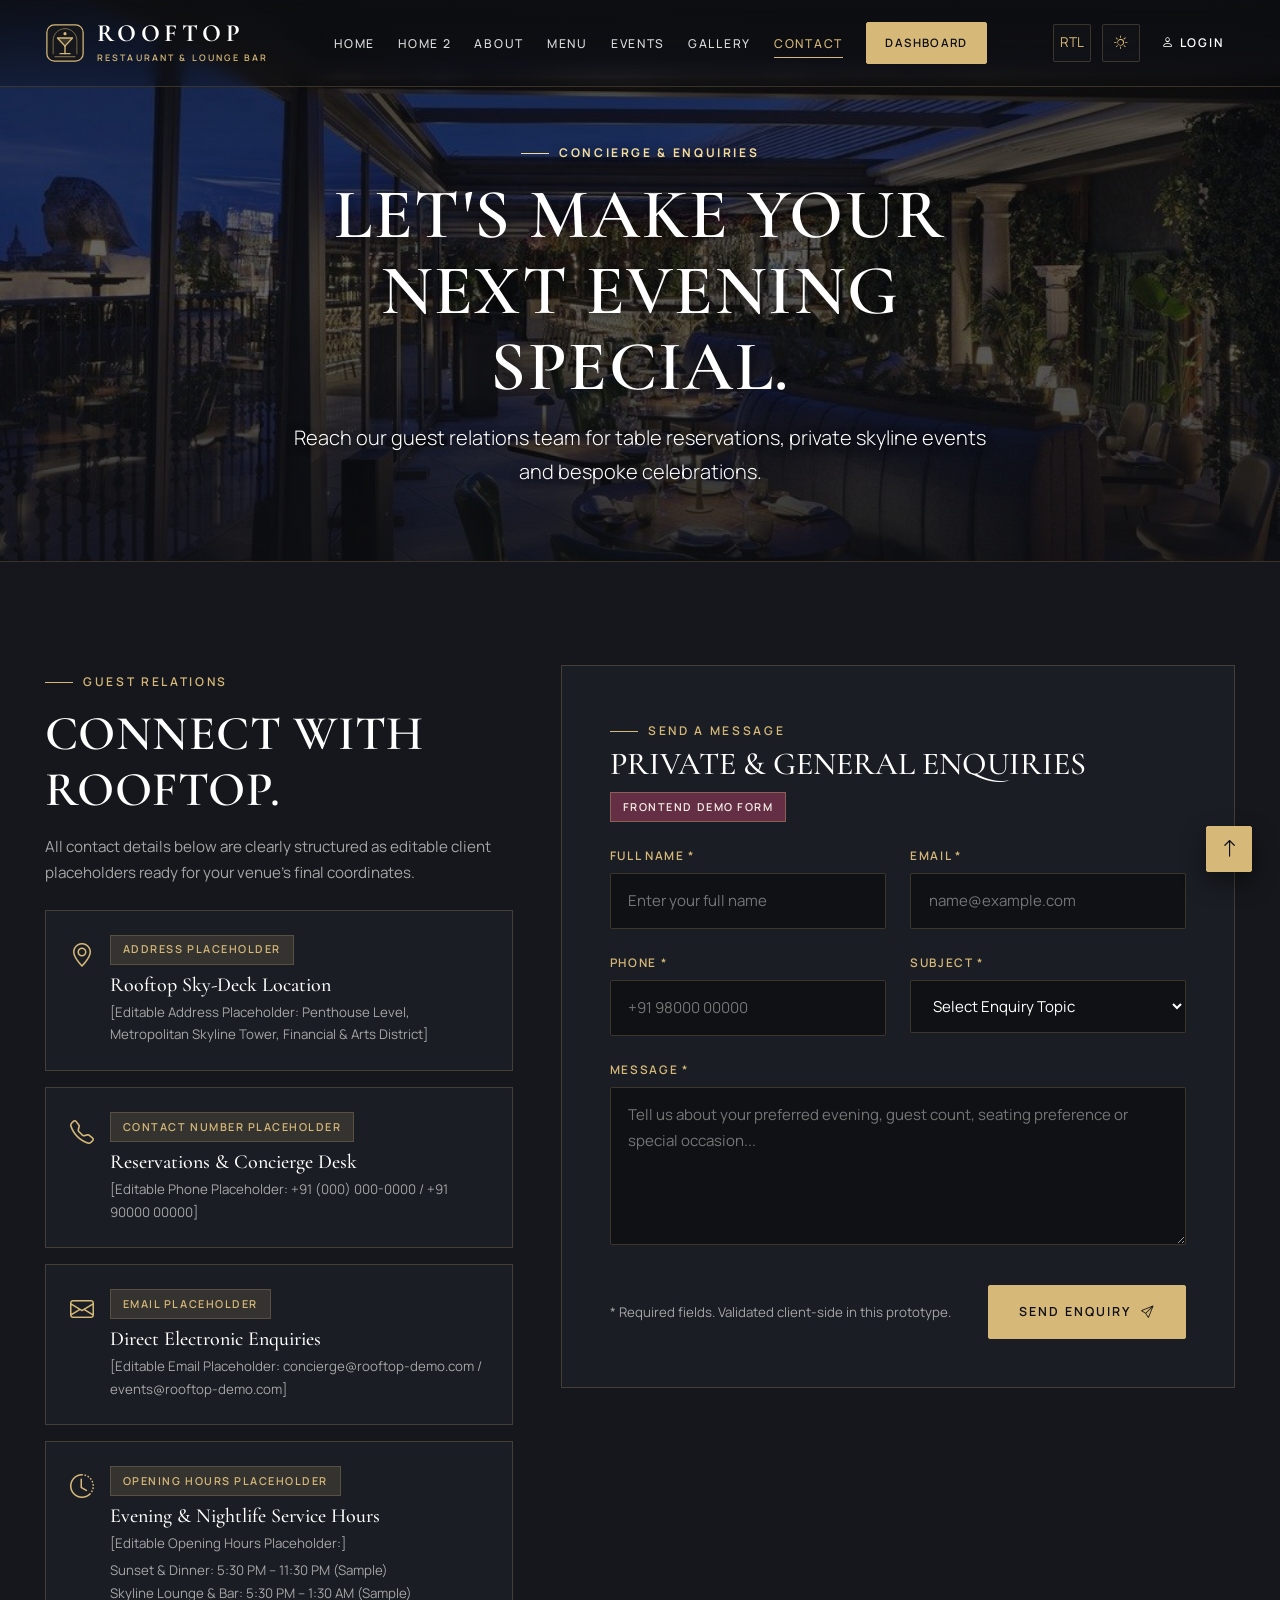
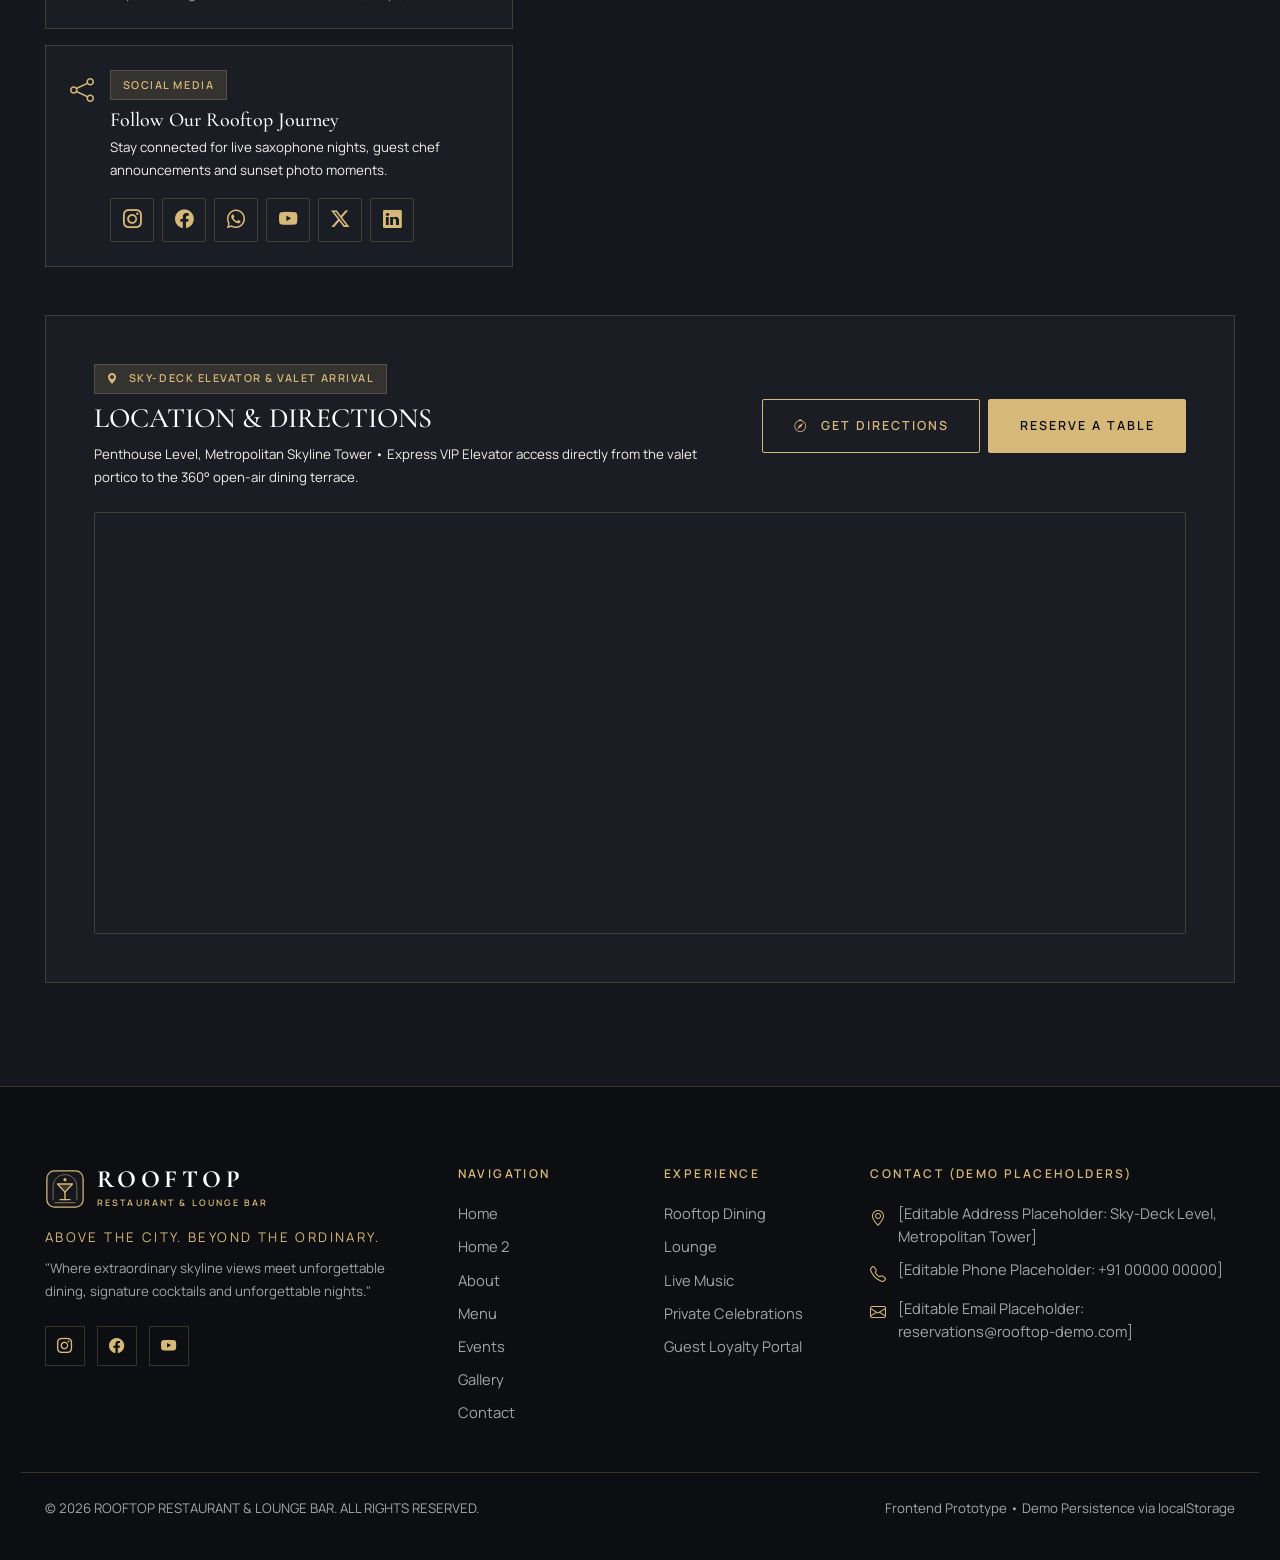
<file: contact.html>
<!DOCTYPE html>
<html lang="en" data-theme="dark" dir="ltr">

<head>
  <meta charset="UTF-8">
  <meta name="viewport" content="width=device-width, initial-scale=1.0">
  <title>ROOFTOP — Contact &amp; Concierge | Let's Make Your Next Evening Special</title>
  <!-- Favicon matching brand logo -->
  <link rel="icon" type="image/svg+xml" href="assets/images/favicon.svg">
  <link rel="icon" type="image/png" sizes="32x32" href="assets/images/favicon-32x32.png">
  <link rel="apple-touch-icon" sizes="180x180" href="assets/images/apple-touch-icon.png">
  <meta name="description"
    content="Connect with ROOFTOP Restaurant & Lounge Bar for table reservations, private celebrations, event enquiries and guest assistance.">
  <link href="https://cdn.jsdelivr.net/npm/bootstrap@5.3.3/dist/css/bootstrap.min.css" rel="stylesheet">
  <link href="https://cdn.jsdelivr.net/npm/bootstrap-icons@1.11.3/font/bootstrap-icons.min.css" rel="stylesheet">
  <link rel="stylesheet" href="assets/css/style.css?v=6">
  <style id="rooftop-critical-fixes">
        /* Remove white shade on all images & overlays in Light Mode + High-Contrast Hero Headings */
    .hero-overlay,
    [data-theme="light"] .hero-overlay,
    .page-hero .hero-overlay,
    [data-theme="light"] .page-hero .hero-overlay {
      background: linear-gradient(180deg, rgba(13, 14, 17, 0.72) 0%, rgba(13, 14, 17, 0.62) 50%, rgba(13, 14, 17, 0.85) 100%) !important;
    }
    .hero-bg-media, .page-hero .hero-bg-media, [data-theme="light"] .page-hero .hero-bg-media,
    .cta-bg-media, [data-theme="light"] .cta-bg-media {
      opacity: 1 !important;
    }
    .page-hero, #final-reservation-cta {
      background-color: #0D0E11 !important;
    }
    .hero-cinematic h1, .hero-cinematic .display-hero, .hero-cinematic .text-white,
    .page-hero h1, .page-hero .display-hero, .page-hero .text-white,
    #final-reservation-cta h2, #final-reservation-cta .text-white,
    [data-theme="light"] .hero-cinematic h1, [data-theme="light"] .hero-cinematic .display-hero, [data-theme="light"] .hero-cinematic .text-white,
    [data-theme="light"] .page-hero h1, [data-theme="light"] .page-hero .display-hero, [data-theme="light"] .page-hero .text-white,
    [data-theme="light"] #final-reservation-cta h2, [data-theme="light"] #final-reservation-cta .text-white {
      color: #FFFFFF !important;
      text-shadow: 0 3px 18px rgba(0, 0, 0, 0.9) !important;
    }
    .hero-cinematic .shimmer-text, [data-theme="light"] .hero-cinematic .shimmer-text {
      background: linear-gradient(90deg, #FFFFFF 0%, #F5DC9B 50%, #FFFFFF 100%) !important;
      background-size: 200% auto !important;
      -webkit-background-clip: text !important;
      background-clip: text !important;
      -webkit-text-fill-color: transparent !important;
      filter: drop-shadow(0 3px 12px rgba(0, 0, 0, 0.85));
    }
    .hero-cinematic .eyebrow-label, .page-hero .eyebrow-label, #final-reservation-cta .eyebrow-label,
    [data-theme="light"] .hero-cinematic .eyebrow-label, [data-theme="light"] .page-hero .eyebrow-label, [data-theme="light"] #final-reservation-cta .eyebrow-label {
      color: #F5DC9B !important;
      font-weight: 700 !important;
      text-shadow: 0 2px 10px rgba(0, 0, 0, 0.9) !important;
    }
    .hero-cinematic .eyebrow-label::before, .page-hero .eyebrow-label::before, #final-reservation-cta .eyebrow-label::before,
    [data-theme="light"] .hero-cinematic .eyebrow-label::before, [data-theme="light"] .page-hero .eyebrow-label::before, [data-theme="light"] #final-reservation-cta .eyebrow-label::before {
      background-color: #F5DC9B !important;
    }
    .hero-cinematic .lead, .page-hero .lead, #final-reservation-cta .lead,
    [data-theme="light"] .hero-cinematic .lead, [data-theme="light"] .page-hero .lead, [data-theme="light"] #final-reservation-cta .lead {
      color: #FFFFFF !important;
      text-shadow: 0 2px 10px rgba(0, 0, 0, 0.9) !important;
    }
    .hero-editorial-left h1, .hero-editorial-left .display-hero {
      color: #FFFFFF !important;
    }
    [data-theme="light"] .hero-editorial-left h1, [data-theme="light"] .hero-editorial-left .display-hero {
      color: #0D0E11 !important;
      font-weight: 700 !important;
    }
    [data-theme="light"] .hero-editorial-left .eyebrow-label {
      color: #5C410D !important;
      font-weight: 700 !important;
    }
    [data-theme="light"] .hero-editorial-left .lead {
      color: #1E1D1B !important;
      font-weight: 500 !important;
    }
    .experience-card-overlay, [data-theme="light"] .experience-card-overlay {
      background: linear-gradient(180deg, rgba(13,14,17,0) 40%, rgba(13,14,17,0.88) 100%) !important;
    }
    [data-theme="light"] .experience-card-overlay h2, [data-theme="light"] .experience-card-overlay h3,
    [data-theme="light"] .skyline-caption h3, [data-theme="light"] .skyline-caption h4, [data-theme="light"] .skyline-caption .text-white,
    [data-theme="light"] .nightlife-poster-overlay h3, [data-theme="light"] .nightlife-poster-overlay .h4, [data-theme="light"] .nightlife-poster-overlay .text-white,
    [data-theme="light"] .gallery-hover-info h3, [data-theme="light"] .gallery-hover-info .h4, [data-theme="light"] .gallery-hover-info .text-white,
    [data-theme="light"] .theme-overlay-box h2, [data-theme="light"] .theme-overlay-box .text-white,
    [data-theme="light"] .editorial-floating-card h2, [data-theme="light"] .editorial-floating-card .text-white {
      color: #FFFFFF !important;
    }
    [data-theme="light"] .experience-card-overlay p, [data-theme="light"] .skyline-caption p, [data-theme="light"] .skyline-caption .small,
    [data-theme="light"] .nightlife-poster-overlay p, [data-theme="light"] .nightlife-poster-overlay .small,
    [data-theme="light"] .theme-overlay-box p, [data-theme="light"] .editorial-floating-card p {
      color: rgba(244, 239, 230, 0.92) !important;
    }
    .skyline-caption, [data-theme="light"] .skyline-caption {
      background: linear-gradient(180deg, transparent 45%, rgba(13, 14, 17, 0.88) 100%) !important;
    }
    .nightlife-poster-overlay, [data-theme="light"] .nightlife-poster-overlay {
      background: linear-gradient(180deg, rgba(13, 14, 17, 0.72) 0%, rgba(13, 14, 17, 0.28) 38%, rgba(13, 14, 17, 0.94) 100%) !important;
    }
    .nightlife-poster-overlay h3, [data-theme="light"] .nightlife-poster-overlay h3,
    [data-theme="light"] .nightlife-poster-overlay .text-white {
      color: #FFFFFF !important;
      text-shadow: 0 2px 10px rgba(0, 0, 0, 0.85) !important;
    }
    .nightlife-poster-overlay p, [data-theme="light"] .nightlife-poster-overlay p,
    .nightlife-poster-overlay p.small, [data-theme="light"] .nightlife-poster-overlay p.small {
      color: #FFFFFF !important;
      font-weight: 500 !important;
      text-shadow: 0 1px 8px rgba(0, 0, 0, 0.85) !important;
    }
    .nightlife-poster-overlay .link-gold-underline,
    [data-theme="light"] .nightlife-poster-overlay .link-gold-underline {
      color: #F5DC9B !important;
      border-bottom-color: #F5DC9B !important;
      font-weight: 700 !important;
      text-shadow: 0 1px 6px rgba(0, 0, 0, 0.85) !important;
    }
    .nightlife-day-tag, [data-theme="light"] .nightlife-day-tag {
      background-color: rgba(13, 14, 17, 0.9) !important;
      color: #FFFFFF !important;
      border: 1px solid rgba(214, 184, 120, 0.75) !important;
      padding: 0.3rem 0.65rem !important;
      font-size: 0.68rem !important;
      font-weight: 700 !important;
      letter-spacing: 0.15em !important;
      border-radius: 2px !important;
    }
    [data-theme="light"] #nightlife-collection .eyebrow-label {
      color: #5C410D !important;
      font-weight: 700 !important;
    }
    .gallery-hover-info, [data-theme="light"] .gallery-hover-info {
      background: linear-gradient(180deg, rgba(13, 14, 17, 0.12) 0%, rgba(13, 14, 17, 0.45) 45%, rgba(13, 14, 17, 0.92) 100%) !important;
    }
    .gallery-item img, .gallery-item:hover img,
    .event-poster-img img, .event-poster-card:hover .event-poster-img img {
      filter: none !important;
      opacity: 1 !important;
    }
    .theme-overlay-box, [data-theme="light"] .theme-overlay-box,
    .editorial-floating-card, [data-theme="light"] .editorial-floating-card {
      background: rgba(13, 14, 17, 0.86) !important;
      color: #FFFFFF !important;
    }
    /* High-contrast badges on cards & images */
    .menu-card-badges .badge-gold, [data-theme="light"] .menu-card-badges .badge-gold,
    [data-theme="light"] .hero-cinematic .badge-gold, [data-theme="light"] .experience-card-overlay .badge-gold,
    [data-theme="light"] .skyline-caption .badge-gold, [data-theme="light"] .nightlife-poster-overlay .badge-gold,
    [data-theme="light"] .gallery-hover-info .badge-gold, [data-theme="light"] .theme-overlay-box .badge-gold,
    [data-theme="light"] .editorial-floating-card .badge-gold {
      background-color: rgba(13, 14, 17, 0.94) !important;
      color: #FFFFFF !important;
      border: 1.5px solid #D6B878 !important;
      font-weight: 700 !important;
      box-shadow: 0 4px 12px rgba(0, 0, 0, 0.45) !important;
    }
    .menu-card-badges .veg-indicator, [data-theme="light"] .menu-card-badges .veg-indicator {
      background-color: rgba(13, 14, 17, 0.94) !important;
      color: #5CE6A0 !important;
      border: 1.5px solid #35A66E !important;
      font-weight: 700 !important;
      box-shadow: 0 4px 12px rgba(0, 0, 0, 0.45) !important;
    }
    /* High-contrast buttons & uniform button sizes across Hero, Home 2 Hero, Filter Pills & CTAs */
    [data-theme="light"] .btn-outline-gold {
      color: #15171C !important;
      border-color: #846422 !important;
      font-weight: 700 !important;
    }
    [data-theme="light"] .btn-outline-gold:hover {
      background-color: var(--champagne-gold) !important;
      color: #FFFFFF !important;
    }
    .hero-cinematic .btn-outline-gold, #final-reservation-cta .btn-outline-gold,
    [data-theme="light"] .hero-cinematic .btn-outline-gold, [data-theme="light"] #final-reservation-cta .btn-outline-gold {
      background-color: rgba(13, 14, 17, 0.78) !important;
      color: #FFFFFF !important;
      border: 1.5px solid #D6B878 !important;
      font-weight: 700 !important;
    }
    .hero-cta-group .btn-gold, .hero-cta-group .btn-outline-gold,
    .hero-cinematic .btn-gold, .hero-cinematic .btn-outline-gold,
    .hero-editorial-left .btn-gold, .hero-editorial-left .btn-outline-gold,
    #final-reservation-cta .btn-gold, #final-reservation-cta .btn-outline-gold,
    #home2-final-cta .btn-gold, #home2-final-cta .btn-outline-gold,
    #featured-event .btn-gold, #featured-event .btn-outline-gold,
    #hospitality-experience .btn-gold, #hospitality-experience .btn-outline-gold,
    #about-final-cta .btn-gold, #about-final-cta .btn-outline-gold {
      width: 280px !important;
      min-width: 0 !important;
      max-width: 100% !important;
      min-height: 52px !important;
      padding-inline: 1rem !important;
      display: inline-flex !important;
      align-items: center !important;
      justify-content: center !important;
      text-align: center !important;
      box-sizing: border-box !important;
    }
    .filter-pill-btn {
      min-width: 240px !important;
      min-height: 44px !important;
      display: inline-flex !important;
      align-items: center !important;
      justify-content: center !important;
      text-align: center !important;
    }
    @media (max-width: 767.98px) {
      .hero-cta-group {
        flex-direction: column !important;
        align-items: center !important;
      }
      .hero-cta-group .btn-gold, .hero-cta-group .btn-outline-gold,
      .hero-cinematic .btn-gold, .hero-cinematic .btn-outline-gold,
      .hero-editorial-left .btn-gold, .hero-editorial-left .btn-outline-gold,
      #final-reservation-cta .btn-gold, #final-reservation-cta .btn-outline-gold,
      #home2-final-cta .btn-gold, #home2-final-cta .btn-outline-gold,
      #about-final-cta .btn-gold, #about-final-cta .btn-outline-gold,
      #featured-event .btn-gold, #featured-event .btn-outline-gold,
      #hospitality-experience .btn-gold, #hospitality-experience .btn-outline-gold,
      .d-flex.flex-wrap > .btn-gold, .d-flex.flex-wrap > .btn-outline-gold {
        width: 280px !important;
        max-width: 100% !important;
        min-width: 0 !important;
        min-height: 50px !important;
        padding-inline: 1rem !important;
        justify-content: center !important;
        box-sizing: border-box !important;
      }
      #featured-event .btn-gold, #featured-event .btn-outline-gold {
        width: 240px !important;
      }
      .hero-cinematic .hero-cta-group, .hero-editorial-left .hero-cta-group, #featured-event .hero-cta-group, #hospitality-experience .hero-cta-group {
        align-items: flex-start !important;
      }
      .filter-pills {
        flex-direction: column !important;
        align-items: center !important;
      }
      .filter-pill-btn {
        width: 260px !important;
        max-width: 100% !important;
        min-width: 260px !important;
        min-height: 44px !important;
      }
    }
    /* Floating Back-to-Top Button */
    .scroll-top-btn {
      position: fixed;
      inset-block-end: 1.75rem;
      inset-inline-end: 1.75rem;
      z-index: 1038;
      width: 46px;
      height: 46px;
      border-radius: 2px;
      background-color: #D6B878;
      color: #0D0E11 !important;
      border: 1.5px solid #D6B878;
      display: inline-flex;
      align-items: center;
      justify-content: center;
      font-size: 1.2rem;
      cursor: pointer;
      box-shadow: 0 10px 25px rgba(0, 0, 0, 0.45);
      opacity: 1;
      visibility: visible;
      transition: all 0.3s ease;
    }
    [data-theme="light"] .scroll-top-btn {
      background-color: #15171C;
      color: #D6B878 !important;
      border: 1.5px solid #D6B878;
    }
    .brand-logo-icon, .auth-brand-badge .brand-logo-icon { width: 40px !important; height: 40px !important; min-width: 40px !important; min-height: 40px !important; flex-shrink: 0 !important; }
      .contact-form-card { height: auto !important; }

    /* Footer Alignment (LTR & RTL) */
    .site-footer .footer-links li {
      display: flex !important;
      align-items: flex-start !important;
      color: var(--text-muted) !important;
      font-size: 0.92rem !important;
      line-height: 1.55 !important;
    }
    .site-footer .footer-links li > i {
      flex-shrink: 0 !important;
      margin-block-start: 0.22rem !important;
      color: var(--champagne-gold) !important;
      margin-inline-end: 0.75rem !important;
      margin-inline-start: 0 !important;
      font-size: 1rem !important;
    }
    .site-footer .footer-links li > span {
      flex: 1 !important;
      min-width: 0 !important;
    }
    [dir="rtl"] .site-footer .footer-links {
      text-align: right !important;
      padding-right: 0 !important;
    }
    [dir="rtl"] .site-footer .footer-links li {
      text-align: right !important;
      direction: rtl !important;
    }
    [dir="rtl"] .site-footer .footer-links li > i {
      margin-inline-end: 0.75rem !important;
      margin-inline-start: 0 !important;
      margin-right: 0 !important;
      margin-left: 0.75rem !important;
    }
    [dir="rtl"] .site-footer .footer-links li > span {
      text-align: right !important;
      direction: rtl !important;
      unicode-bidi: plaintext !important;
    }
  </style>
</head>

<body>

  <!-- ========================================================================
       GLOBAL STICKY HEADER & NAVIGATION (SECTION 9)
       ======================================================================== -->
  <header class="site-header">
    <div class="container-luxury">
      <nav class="navbar-rooftop" aria-label="Primary Navigation">
        <a href="index.html" class="brand-logo" aria-label="ROOFTOP Restaurant & Lounge Bar Home">
          <svg class="brand-logo-icon" viewBox="0 0 64 64" fill="none" xmlns="http://www.w3.org/2000/svg">
            <rect x="3" y="3" width="58" height="58" rx="12" fill="#15171C" stroke="#D6B878" stroke-width="2"/>
            <path d="M13 50V28C13 17.5066 21.5066 9 32 9C42.4934 9 51 17.5066 51 28V50" stroke="#D6B878" stroke-width="1.5" stroke-opacity="0.55"/>
            <path d="M20 24H44L32 37L20 24Z" fill="#D6B878" fill-opacity="0.2" stroke="#D6B878" stroke-width="2.2" stroke-linejoin="round"/>
            <path d="M32 37V49" stroke="#D6B878" stroke-width="2.2" stroke-linecap="round"/>
            <path d="M24 49H40" stroke="#D6B878" stroke-width="2.2" stroke-linecap="round"/>
            <circle cx="32" cy="17" r="2.5" fill="#D6B878"/>
            <path d="M16 54H48" stroke="#D6B878" stroke-width="1.5" stroke-linecap="round" stroke-opacity="0.7"/>
          </svg>
          <div class="brand-logo-text">
            <span class="brand-wordmark">ROOFTOP</span>
            <span class="brand-subtitle">RESTAURANT &amp; LOUNGE BAR</span>
          </div>
        </a>

        <ul class="nav-center">
          <li><a href="index.html" class="nav-link-rooftop">Home</a></li>
          <li><a href="home-2.html" class="nav-link-rooftop">Home 2</a></li>
          <li><a href="about.html" class="nav-link-rooftop">About</a></li>
          <li><a href="menu.html" class="nav-link-rooftop">Menu</a></li>
          <li><a href="events.html" class="nav-link-rooftop">Events</a></li>
          <li><a href="gallery.html" class="nav-link-rooftop">Gallery</a></li>
          <li><a href="contact.html" class="nav-link-rooftop active">Contact</a></li>
          <li><a href="dashboard.html" class="btn-gold btn-header-reserve">Dashboard</a></li>
        </ul>

        <div class="nav-actions">
          <button type="button" class="icon-btn" data-rtl-toggle title="Toggle LTR/RTL Direction">
            <span class="dir-label">RTL</span>
          </button>
          <button type="button" class="icon-btn" data-theme-toggle title="Toggle Dark/Light Mode">
            <i class="bi bi-sun"></i>
          </button>
          <a href="login.html" class="nav-login-link"><i class="bi bi-person me-1"></i>Login</a>
          <button type="button" class="hamburger-btn" id="mobileMenuOpenBtn" aria-label="Open Navigation Menu">
            <i class="bi bi-list"></i>
          </button>
        </div>
      </nav>
    </div>
  </header>

  <!-- Mobile Slide-Out Navigation Drawer -->
  <div class="mobile-menu-backdrop" id="mobileMenuBackdrop"></div>
  <aside class="mobile-menu-drawer" id="mobileMenuDrawer" aria-label="Mobile Navigation">
    <div>
      <div class="d-flex justify-content-between align-items-center pb-3 border-bottom"
        style="border-color: var(--subtle-border) !important;">
        <a href="index.html" class="brand-logo">
          <svg class="brand-logo-icon" viewBox="0 0 64 64" fill="none" xmlns="http://www.w3.org/2000/svg">
            <rect x="3" y="3" width="58" height="58" rx="12" fill="#15171C" stroke="#D6B878" stroke-width="2"/>
            <path d="M13 50V28C13 17.5066 21.5066 9 32 9C42.4934 9 51 17.5066 51 28V50" stroke="#D6B878" stroke-width="1.5" stroke-opacity="0.55"/>
            <path d="M20 24H44L32 37L20 24Z" fill="#D6B878" fill-opacity="0.2" stroke="#D6B878" stroke-width="2.2" stroke-linejoin="round"/>
            <path d="M32 37V49" stroke="#D6B878" stroke-width="2.2" stroke-linecap="round"/>
            <path d="M24 49H40" stroke="#D6B878" stroke-width="2.2" stroke-linecap="round"/>
            <circle cx="32" cy="17" r="2.5" fill="#D6B878"/>
            <path d="M16 54H48" stroke="#D6B878" stroke-width="1.5" stroke-linecap="round" stroke-opacity="0.7"/>
          </svg>
          <div class="brand-logo-text">
          <span class="brand-wordmark">ROOFTOP</span>
          <span class="brand-subtitle">RESTAURANT &amp; LOUNGE BAR</span>
        </div>
        </a>
        <button type="button" class="icon-btn" id="mobileMenuCloseBtn" aria-label="Close Navigation Menu">
          <i class="bi bi-x-lg"></i>
        </button>
      </div>
      <ul class="mobile-nav-list">
        <li><a href="index.html">Home</a></li>
        <li><a href="home-2.html">Home 2</a></li>
        <li><a href="about.html">About</a></li>
        <li><a href="menu.html">Menu</a></li>
        <li><a href="events.html">Events</a></li>
        <li><a href="gallery.html">Gallery</a></li>
        <li><a href="contact.html" class="active">Contact</a></li>
        <li><a href="dashboard.html">Dashboard</a></li>
        <li><a href="login.html"><i class="bi bi-person-circle me-2" style="color:var(--champagne-gold);"></i>Guest
            Login</a></li>
      </ul>
    </div>
    <div class="pt-3 border-top" style="border-color: var(--subtle-border) !important;">
      <div class="d-flex gap-2 mb-3">
        <button type="button" class="btn-outline-gold w-50 py-2" data-theme-toggle>
          <i class="bi bi-sun"></i> <span class="theme-label">Light Mode</span>
        </button>
        <button type="button" class="btn-outline-gold w-50 py-2" data-rtl-toggle>
          <i class="bi bi-arrow-left-right"></i> <span class="dir-label">RTL</span>
        </button>
      </div>
      <a href="dashboard.html" class="btn-gold w-100">Dashboard</a>
    </div>
  </aside>

  <main>
    <!-- ======================================================================
         CONTACT HERO SECTION
         ====================================================================== -->
    <section class="page-hero">
      <img src="assets/images/NejsC5A0Wkcs.jpg"
        alt="Nighttime rooftop lounge terrace" class="hero-bg-media">
      <div class="hero-overlay"></div>
      <div class="container-luxury page-hero-content">
        <span class="eyebrow-label">CONCIERGE &amp; ENQUIRIES</span>
        <h1 class="display-hero text-white mb-3" style="color: #FFFFFF !important; text-shadow: 0 3px 18px rgba(0, 0, 0, 0.9);">
          LET'S MAKE YOUR NEXT EVENING SPECIAL.
        </h1>
        <p class="lead mb-0" style="color: var(--text-secondary);">
          Reach our guest relations team for table reservations, private skyline events and bespoke celebrations.
        </p>
      </div>
    </section>

    <!-- ======================================================================
         CONTACT INFO PLACEHOLDERS & FORM (SECTION 16)
         ====================================================================== -->
    <section class="section-padding surface-charcoal">
      <div class="container-luxury">
        <div class="row g-5 align-items-start">
          <!-- Left: Editable Contact Placeholders -->
          <div class="col-lg-5 reveal-up">
            <span class="eyebrow-label">GUEST RELATIONS</span>
            <h2 class="section-title mb-3">CONNECT WITH ROOFTOP.</h2>
            <p class="mb-4">
              All contact details below are clearly structured as editable client placeholders ready for your venue's
              final coordinates.
            </p>

            <div class="d-flex flex-column gap-3">
              <!-- Address Placeholder -->
              <div class="p-4 border"
                style="border-color: var(--subtle-border) !important; background: var(--card-bg);">
                <div class="d-flex align-items-start gap-3">
                  <i class="bi bi-geo-alt fs-4" style="color: var(--champagne-gold);"></i>
                  <div>
                    <span class="badge-gold mb-2">ADDRESS PLACEHOLDER</span>
                    <h3 class="h5 mb-1">Rooftop Sky-Deck Location</h3>
                    <p class="small mb-0">[Editable Address Placeholder: Penthouse Level, Metropolitan Skyline Tower,
                      Financial &amp; Arts District]</p>
                  </div>
                </div>
              </div>

              <!-- Contact Number Placeholder -->
              <div class="p-4 border"
                style="border-color: var(--subtle-border) !important; background: var(--card-bg);">
                <div class="d-flex align-items-start gap-3">
                  <i class="bi bi-telephone fs-4" style="color: var(--champagne-gold);"></i>
                  <div>
                    <span class="badge-gold mb-2">CONTACT NUMBER PLACEHOLDER</span>
                    <h3 class="h5 mb-1">Reservations &amp; Concierge Desk</h3>
                    <p class="small mb-0">[Editable Phone Placeholder: +91 (000) 000-0000 / +91 90000 00000]</p>
                  </div>
                </div>
              </div>

              <!-- Email Placeholder -->
              <div class="p-4 border"
                style="border-color: var(--subtle-border) !important; background: var(--card-bg);">
                <div class="d-flex align-items-start gap-3">
                  <i class="bi bi-envelope fs-4" style="color: var(--champagne-gold);"></i>
                  <div>
                    <span class="badge-gold mb-2">EMAIL PLACEHOLDER</span>
                    <h3 class="h5 mb-1">Direct Electronic Enquiries</h3>
                    <p class="small mb-0">[Editable Email Placeholder: concierge@rooftop-demo.com /
                      events@rooftop-demo.com]</p>
                  </div>
                </div>
              </div>

              <!-- Opening Hours Placeholder -->
              <div class="p-4 border"
                style="border-color: var(--subtle-border) !important; background: var(--card-bg);">
                <div class="d-flex align-items-start gap-3">
                  <i class="bi bi-clock-history fs-4" style="color: var(--champagne-gold);"></i>
                  <div>
                    <span class="badge-gold mb-2">OPENING HOURS PLACEHOLDER</span>
                    <h3 class="h5 mb-1">Evening &amp; Nightlife Service Hours</h3>
                    <p class="small mb-1">[Editable Opening Hours Placeholder:]</p>
                    <p class="small mb-0">
                      Sunset &amp; Dinner: 5:30 PM – 11:30 PM (Sample)<br>
                      Skyline Lounge &amp; Bar: 5:30 PM – 1:30 AM (Sample)
                    </p>
                  </div>
                </div>
              </div>

              <!-- Social Media Channels -->
              <div class="p-4 border"
                style="border-color: var(--subtle-border) !important; background: var(--card-bg);">
                <div class="d-flex align-items-start gap-3">
                  <i class="bi bi-share fs-4" style="color: var(--champagne-gold);"></i>
                  <div class="w-100">
                    <span class="badge-gold mb-2">SOCIAL MEDIA</span>
                    <h3 class="h5 mb-1">Follow Our Rooftop Journey</h3>
                    <p class="small mb-3" style="color: var(--text-secondary);">
                      Stay connected for live saxophone nights, guest chef announcements and sunset photo moments.
                    </p>
                    <div class="d-flex flex-wrap gap-2">
                      <a href="https://instagram.com" target="_blank" rel="noopener noreferrer" class="social-pill-btn" aria-label="Instagram" title="Instagram">
                        <i class="bi bi-instagram"></i>
                      </a>
                      <a href="https://facebook.com" target="_blank" rel="noopener noreferrer" class="social-pill-btn" aria-label="Facebook" title="Facebook">
                        <i class="bi bi-facebook"></i>
                      </a>
                      <a href="https://wa.me/919876543210" target="_blank" rel="noopener noreferrer" class="social-pill-btn" aria-label="WhatsApp" title="WhatsApp Concierge">
                        <i class="bi bi-whatsapp"></i>
                      </a>
                      <a href="https://youtube.com" target="_blank" rel="noopener noreferrer" class="social-pill-btn" aria-label="YouTube" title="YouTube">
                        <i class="bi bi-youtube"></i>
                      </a>
                      <a href="https://x.com" target="_blank" rel="noopener noreferrer" class="social-pill-btn" aria-label="X (Twitter)" title="X (Twitter)">
                        <i class="bi bi-twitter-x"></i>
                      </a>
                      <a href="https://linkedin.com" target="_blank" rel="noopener noreferrer" class="social-pill-btn" aria-label="LinkedIn" title="LinkedIn">
                        <i class="bi bi-linkedin"></i>
                      </a>
                    </div>
                  </div>
                </div>
              </div>
            </div>
          </div>

          <!-- Right: Contact Form -->
          <div class="col-lg-7 reveal-up">
            <div class="p-4 p-md-5 border contact-form-card"
              style="border-color: var(--subtle-border) !important; background: var(--card-bg); height: auto !important;">
              <div class="d-flex flex-wrap justify-content-between align-items-center gap-2 mb-4">
                <div>
                  <span class="eyebrow-label mb-1">SEND A MESSAGE</span>
                  <h2 class="h2 mb-0">PRIVATE &amp; GENERAL ENQUIRIES</h2>
                </div>
                <span class="badge-demo">Frontend Demo Form</span>
              </div>

              <div id="contactFormFeedback" style="display: none;" role="alert"></div>

              <form id="rooftopContactForm" novalidate>
                <div class="row g-4">
                  <div class="col-md-6">
                    <label for="contactName" class="form-label-luxury">Full Name *</label>
                    <input type="text" id="contactName" class="form-control-luxury" placeholder="Enter your full name"
                      required>
                  </div>
                  <div class="col-md-6">
                    <label for="contactEmail" class="form-label-luxury">Email *</label>
                    <input type="email" id="contactEmail" class="form-control-luxury" placeholder="name@example.com"
                      required>
                  </div>
                  <div class="col-md-6">
                    <label for="contactPhone" class="form-label-luxury">Phone *</label>
                    <input type="tel" id="contactPhone" class="form-control-luxury" placeholder="+91 98000 00000"
                      required>
                  </div>
                  <div class="col-md-6">
                    <label for="contactSubject" class="form-label-luxury">Subject *</label>
                    <select id="contactSubject" class="form-select-luxury" required>
                      <option value="">Select Enquiry Topic</option>
                      <option value="Table Reservation Assistance">Table Reservation Assistance</option>
                      <option value="Private Celebration / Event Buyout">Private Celebration / Event Buyout</option>
                      <option value="Live Music & VIP Lounge Table">Live Music &amp; VIP Lounge Table</option>
                      <option value="Corporate & Executive Dining">Corporate &amp; Executive Dining</option>
                      <option value="General Guest Feedback">General Guest Feedback</option>
                    </select>
                  </div>
                  <div class="col-12">
                    <label for="contactMessage" class="form-label-luxury">Message *</label>
                    <textarea id="contactMessage" rows="5" class="form-control-luxury"
                      placeholder="Tell us about your preferred evening, guest count, seating preference or special occasion..."
                      required></textarea>
                  </div>
                  <div class="col-12 d-flex flex-wrap justify-content-between align-items-center gap-3 pt-2">
                    <span class="small text-muted">* Required fields. Validated client-side in this prototype.</span>
                    <button type="submit" class="btn-gold">
                      SEND ENQUIRY <i class="bi bi-send"></i>
                    </button>
                  </div>
                </div>
              </form>
            </div>
          </div>
        </div>

        <!-- Architectural Location & Interactive Map -->
        <div class="mt-5 reveal-up">
          <div class="p-4 p-md-5 border" style="border-color: var(--subtle-border) !important; background: var(--card-bg);">
            <div class="row align-items-center g-4 mb-4">
              <div class="col-lg-7">
                <span class="badge-gold mb-2"><i class="bi bi-geo-alt-fill me-1"></i> SKY-DECK ELEVATOR &amp; VALET ARRIVAL</span>
                <h3 class="h3 mb-2">LOCATION &amp; DIRECTIONS</h3>
                <p class="small mb-0" style="color: var(--text-secondary);">
                  Penthouse Level, Metropolitan Skyline Tower • Express VIP Elevator access directly from the valet portico to the 360° open-air dining terrace.
                </p>
              </div>
              <div class="col-lg-5 text-lg-end d-flex flex-wrap justify-content-lg-end gap-2">
                <a href="https://maps.google.com/?q=Metropolitan+Skyline+Tower" target="_blank" rel="noopener noreferrer" class="btn-outline-gold">
                  <i class="bi bi-compass me-1"></i> GET DIRECTIONS
                </a>
                <a href="dashboard.html#book-table" class="btn-gold">
                  RESERVE A TABLE
                </a>
              </div>
            </div>

            <!-- Responsive Interactive Map Frame -->
            <div class="contact-map-wrapper border" style="border-color: var(--subtle-border) !important;">
              <iframe
                title="ROOFTOP Location Map"
                src="https://www.google.com/maps/embed?pb=!1m18!1m12!1m3!1d3886.687258909867!2d80.2520!3d13.0560!2m3!1f0!2f0!3f0!3m2!1i1024!2i768!4f13.1!3m3!1m2!1s0x3a526639b752945d%3A0x6b77f9859f518e11!2sAnna%20Salai%2C%20Chennai%2C%20Tamil%20Nadu!5e0!3m2!1sen!2sin!4v1700000000000!5m2!1sen!2sin"
                loading="lazy"
                referrerpolicy="no-referrer-when-downgrade"
                allowfullscreen>
              </iframe>
            </div>
          </div>
        </div>
      </div>
    </section>
  </main>

  <!-- ========================================================================
       GLOBAL PREMIUM FOOTER (SECTION 34)
       ======================================================================== -->
  <footer class="site-footer">
    <div class="container-luxury">
      <div class="row g-5 pb-5 border-bottom" style="border-color: var(--subtle-border) !important;">
        <div class="col-lg-4">
          <a href="index.html" class="brand-logo mb-3">
            <svg class="brand-logo-icon" viewBox="0 0 64 64" fill="none" xmlns="http://www.w3.org/2000/svg">
            <rect x="3" y="3" width="58" height="58" rx="12" fill="#15171C" stroke="#D6B878" stroke-width="2"/>
            <path d="M13 50V28C13 17.5066 21.5066 9 32 9C42.4934 9 51 17.5066 51 28V50" stroke="#D6B878" stroke-width="1.5" stroke-opacity="0.55"/>
            <path d="M20 24H44L32 37L20 24Z" fill="#D6B878" fill-opacity="0.2" stroke="#D6B878" stroke-width="2.2" stroke-linejoin="round"/>
            <path d="M32 37V49" stroke="#D6B878" stroke-width="2.2" stroke-linecap="round"/>
            <path d="M24 49H40" stroke="#D6B878" stroke-width="2.2" stroke-linecap="round"/>
            <circle cx="32" cy="17" r="2.5" fill="#D6B878"/>
            <path d="M16 54H48" stroke="#D6B878" stroke-width="1.5" stroke-linecap="round" stroke-opacity="0.7"/>
          </svg>
            <div class="brand-logo-text">
              <span class="brand-wordmark">ROOFTOP</span>
              <span class="brand-subtitle">RESTAURANT &amp; LOUNGE BAR</span>
            </div>
          </a>
          <p class="small text-uppercase mb-2" style="letter-spacing: 0.18em; color: var(--champagne-gold);">
            ABOVE THE CITY. BEYOND THE ORDINARY.
          </p>
          <p class="small mb-4">
            "Where extraordinary skyline views meet unforgettable dining, signature cocktails and unforgettable nights."
          </p>
          <div class="social-links">
            <a href="https://instagram.com" target="_blank" rel="noopener noreferrer" class="social-icon-link"
              aria-label="Instagram"><i class="bi bi-instagram"></i></a>
            <a href="https://facebook.com" target="_blank" rel="noopener noreferrer" class="social-icon-link"
              aria-label="Facebook"><i class="bi bi-facebook"></i></a>
            <a href="https://youtube.com" target="_blank" rel="noopener noreferrer" class="social-icon-link"
              aria-label="YouTube"><i class="bi bi-youtube"></i></a>
          </div>
        </div>

        <div class="col-6 col-md-4 col-lg-2">
          <h3 class="footer-heading">Navigation</h3>
          <ul class="footer-links">
            <li><a href="index.html">Home</a></li>
            <li><a href="home-2.html">Home 2</a></li>
            <li><a href="about.html">About</a></li>
            <li><a href="menu.html">Menu</a></li>
            <li><a href="events.html">Events</a></li>
            <li><a href="gallery.html">Gallery</a></li>
            <li><a href="contact.html">Contact</a></li>
          </ul>
        </div>

        <div class="col-6 col-md-4 col-lg-2">
          <h3 class="footer-heading">Experience</h3>
          <ul class="footer-links">
            <li><a href="menu.html">Rooftop Dining</a></li>
            <li><a href="home-2.html#signature-experiences">Lounge</a></li>
            <li><a href="events.html">Live Music</a></li>
            <li><a href="dashboard.html#book-table">Private Celebrations</a></li>
            <li><a href="dashboard.html#loyalty">Guest Loyalty Portal</a></li>
          </ul>
        </div>

        <div class="col-md-4 col-lg-4">
          <h3 class="footer-heading">Contact (Demo Placeholders)</h3>
          <ul class="footer-links">
            <li>
              <i class="bi bi-geo-alt" style="color:var(--champagne-gold);"></i>
              <span>[Editable Address Placeholder: Sky-Deck Level, Metropolitan Tower]</span>
            </li>
            <li>
              <i class="bi bi-telephone" style="color:var(--champagne-gold);"></i>
              <span>[Editable Phone Placeholder: +91 00000 00000]</span>
            </li>
            <li>
              <i class="bi bi-envelope" style="color:var(--champagne-gold);"></i>
              <span>[Editable Email Placeholder: reservations@rooftop-demo.com]</span>
            </li>
          </ul>
        </div>
      </div>

      <div class="d-flex flex-wrap justify-content-between align-items-center pt-4 gap-3 small"
        style="color: var(--muted-grey);">
        <div>© 2026 ROOFTOP RESTAURANT &amp; LOUNGE BAR. ALL RIGHTS RESERVED.</div>
        <div>Frontend Prototype • Demo Persistence via localStorage</div>
      </div>
    </div>
  </footer>

  <script src="https://cdn.jsdelivr.net/npm/bootstrap@5.3.3/dist/js/bootstrap.bundle.min.js"></script>
  <script src="assets/js/main.js?v=6"></script>
  <!-- Floating Back to Top Button -->
  <button type="button" class="scroll-top-btn" id="scrollTopBtn" aria-label="Scroll to top" title="Back to Top"><i class="bi bi-arrow-up"></i></button>
</body>

</html>
</file>
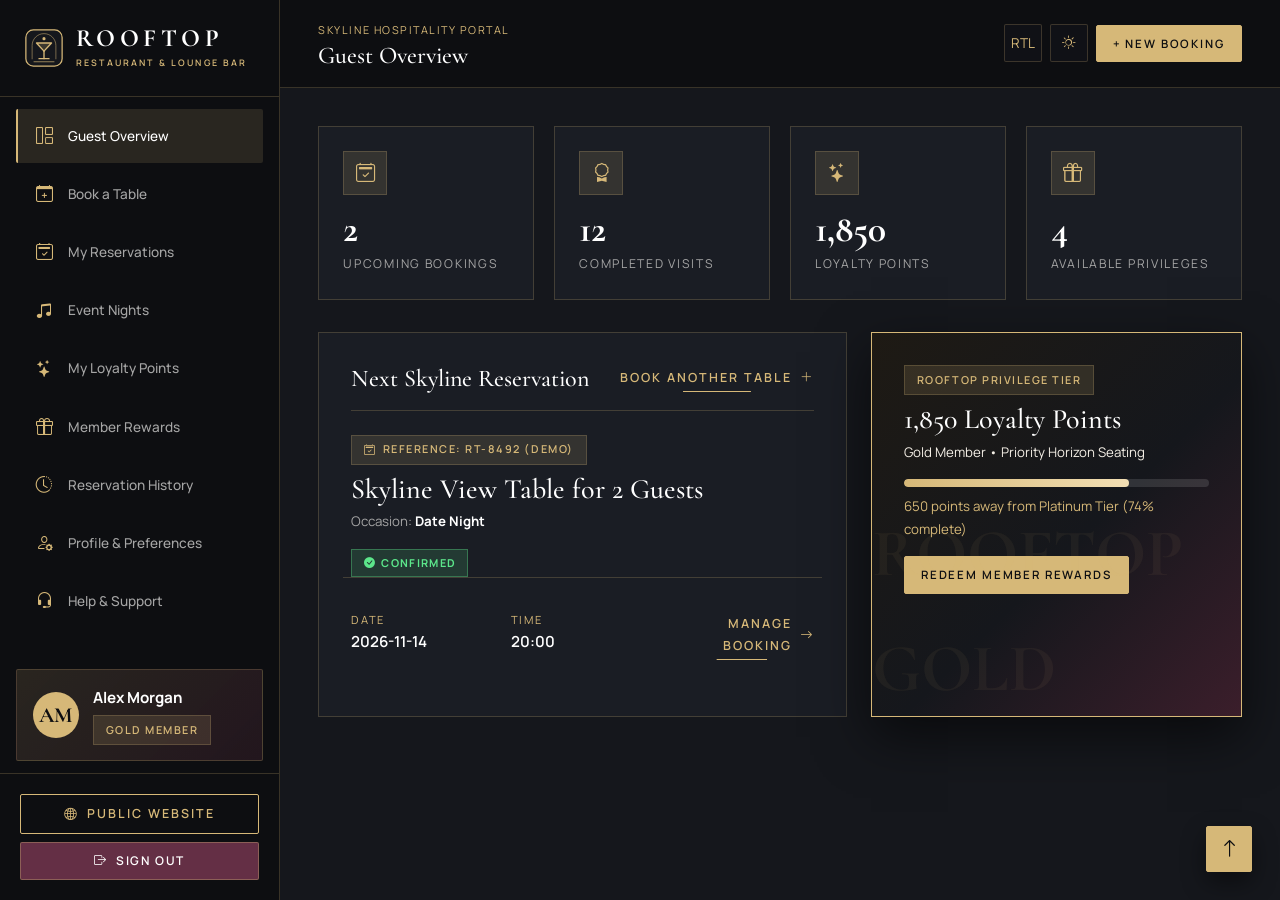
<file: dashboard.html>
<!DOCTYPE html>
<html lang="en" data-theme="dark" dir="ltr">

<head>
  <meta charset="UTF-8">
  <meta name="viewport" content="width=device-width, initial-scale=1.0">
  <title>Guest Portal &amp; Table Reservations — ROOFTOP Restaurant &amp; Lounge Bar</title>
  <!-- Favicon matching brand logo -->
  <link rel="icon" type="image/svg+xml" href="assets/images/favicon.svg">
  <link rel="icon" type="image/png" sizes="32x32" href="assets/images/favicon-32x32.png">
  <link rel="apple-touch-icon" sizes="180x180" href="assets/images/apple-touch-icon.png">
  <meta name="description"
    content="Reserve your skyline table, manage bookings, explore live event nights, and redeem Gold Member loyalty privileges.">
  <link href="https://cdn.jsdelivr.net/npm/bootstrap@5.3.3/dist/css/bootstrap.min.css" rel="stylesheet">
  <link href="https://cdn.jsdelivr.net/npm/bootstrap-icons@1.11.3/font/bootstrap-icons.min.css" rel="stylesheet">
  <link rel="stylesheet" href="assets/css/style.css?v=6">
  <link rel="stylesheet" href="assets/css/dashboard.css?v=5">
  <style id="rooftop-critical-fixes">
        /* Remove white shade on all images & overlays in Light Mode + High-Contrast Hero Headings */
    .hero-overlay,
    [data-theme="light"] .hero-overlay,
    .page-hero .hero-overlay,
    [data-theme="light"] .page-hero .hero-overlay {
      background: linear-gradient(180deg, rgba(13, 14, 17, 0.72) 0%, rgba(13, 14, 17, 0.62) 50%, rgba(13, 14, 17, 0.85) 100%) !important;
    }
    .hero-bg-media, .page-hero .hero-bg-media, [data-theme="light"] .page-hero .hero-bg-media,
    .cta-bg-media, [data-theme="light"] .cta-bg-media {
      opacity: 1 !important;
    }
    .page-hero, #final-reservation-cta {
      background-color: #0D0E11 !important;
    }
    .hero-cinematic h1, .hero-cinematic .display-hero, .hero-cinematic .text-white,
    .page-hero h1, .page-hero .display-hero, .page-hero .text-white,
    #final-reservation-cta h2, #final-reservation-cta .text-white,
    [data-theme="light"] .hero-cinematic h1, [data-theme="light"] .hero-cinematic .display-hero, [data-theme="light"] .hero-cinematic .text-white,
    [data-theme="light"] .page-hero h1, [data-theme="light"] .page-hero .display-hero, [data-theme="light"] .page-hero .text-white,
    [data-theme="light"] #final-reservation-cta h2, [data-theme="light"] #final-reservation-cta .text-white {
      color: #FFFFFF !important;
      text-shadow: 0 3px 18px rgba(0, 0, 0, 0.9) !important;
    }
    .hero-cinematic .shimmer-text, [data-theme="light"] .hero-cinematic .shimmer-text {
      background: linear-gradient(90deg, #FFFFFF 0%, #F5DC9B 50%, #FFFFFF 100%) !important;
      background-size: 200% auto !important;
      -webkit-background-clip: text !important;
      background-clip: text !important;
      -webkit-text-fill-color: transparent !important;
      filter: drop-shadow(0 3px 12px rgba(0, 0, 0, 0.85));
    }
    .hero-cinematic .eyebrow-label, .page-hero .eyebrow-label, #final-reservation-cta .eyebrow-label,
    [data-theme="light"] .hero-cinematic .eyebrow-label, [data-theme="light"] .page-hero .eyebrow-label, [data-theme="light"] #final-reservation-cta .eyebrow-label {
      color: #F5DC9B !important;
      font-weight: 700 !important;
      text-shadow: 0 2px 10px rgba(0, 0, 0, 0.9) !important;
    }
    .hero-cinematic .eyebrow-label::before, .page-hero .eyebrow-label::before, #final-reservation-cta .eyebrow-label::before,
    [data-theme="light"] .hero-cinematic .eyebrow-label::before, [data-theme="light"] .page-hero .eyebrow-label::before, [data-theme="light"] #final-reservation-cta .eyebrow-label::before {
      background-color: #F5DC9B !important;
    }
    .hero-cinematic .lead, .page-hero .lead, #final-reservation-cta .lead,
    [data-theme="light"] .hero-cinematic .lead, [data-theme="light"] .page-hero .lead, [data-theme="light"] #final-reservation-cta .lead {
      color: #FFFFFF !important;
      text-shadow: 0 2px 10px rgba(0, 0, 0, 0.9) !important;
    }
    .hero-editorial-left h1, .hero-editorial-left .display-hero {
      color: #FFFFFF !important;
    }
    [data-theme="light"] .hero-editorial-left h1, [data-theme="light"] .hero-editorial-left .display-hero {
      color: #0D0E11 !important;
      font-weight: 700 !important;
    }
    [data-theme="light"] .hero-editorial-left .eyebrow-label {
      color: #5C410D !important;
      font-weight: 700 !important;
    }
    [data-theme="light"] .hero-editorial-left .lead {
      color: #1E1D1B !important;
      font-weight: 500 !important;
    }
    .experience-card-overlay, [data-theme="light"] .experience-card-overlay {
      background: linear-gradient(180deg, rgba(13,14,17,0) 40%, rgba(13,14,17,0.88) 100%) !important;
    }
    [data-theme="light"] .experience-card-overlay h2, [data-theme="light"] .experience-card-overlay h3,
    [data-theme="light"] .skyline-caption h3, [data-theme="light"] .skyline-caption h4, [data-theme="light"] .skyline-caption .text-white,
    [data-theme="light"] .nightlife-poster-overlay h3, [data-theme="light"] .nightlife-poster-overlay .h4, [data-theme="light"] .nightlife-poster-overlay .text-white,
    [data-theme="light"] .gallery-hover-info h3, [data-theme="light"] .gallery-hover-info .h4, [data-theme="light"] .gallery-hover-info .text-white,
    [data-theme="light"] .theme-overlay-box h2, [data-theme="light"] .theme-overlay-box .text-white,
    [data-theme="light"] .editorial-floating-card h2, [data-theme="light"] .editorial-floating-card .text-white {
      color: #FFFFFF !important;
    }
    [data-theme="light"] .experience-card-overlay p, [data-theme="light"] .skyline-caption p, [data-theme="light"] .skyline-caption .small,
    [data-theme="light"] .nightlife-poster-overlay p, [data-theme="light"] .nightlife-poster-overlay .small,
    [data-theme="light"] .theme-overlay-box p, [data-theme="light"] .editorial-floating-card p {
      color: rgba(244, 239, 230, 0.92) !important;
    }
    .skyline-caption, [data-theme="light"] .skyline-caption {
      background: linear-gradient(180deg, transparent 45%, rgba(13, 14, 17, 0.88) 100%) !important;
    }
    .nightlife-poster-overlay, [data-theme="light"] .nightlife-poster-overlay {
      background: linear-gradient(180deg, rgba(13, 14, 17, 0.72) 0%, rgba(13, 14, 17, 0.28) 38%, rgba(13, 14, 17, 0.94) 100%) !important;
    }
    .nightlife-poster-overlay h3, [data-theme="light"] .nightlife-poster-overlay h3,
    [data-theme="light"] .nightlife-poster-overlay .text-white {
      color: #FFFFFF !important;
      text-shadow: 0 2px 10px rgba(0, 0, 0, 0.85) !important;
    }
    .nightlife-poster-overlay p, [data-theme="light"] .nightlife-poster-overlay p,
    .nightlife-poster-overlay p.small, [data-theme="light"] .nightlife-poster-overlay p.small {
      color: #FFFFFF !important;
      font-weight: 500 !important;
      text-shadow: 0 1px 8px rgba(0, 0, 0, 0.85) !important;
    }
    .nightlife-poster-overlay .link-gold-underline,
    [data-theme="light"] .nightlife-poster-overlay .link-gold-underline {
      color: #F5DC9B !important;
      border-bottom-color: #F5DC9B !important;
      font-weight: 700 !important;
      text-shadow: 0 1px 6px rgba(0, 0, 0, 0.85) !important;
    }
    .nightlife-day-tag, [data-theme="light"] .nightlife-day-tag {
      background-color: rgba(13, 14, 17, 0.9) !important;
      color: #FFFFFF !important;
      border: 1px solid rgba(214, 184, 120, 0.75) !important;
      padding: 0.3rem 0.65rem !important;
      font-size: 0.68rem !important;
      font-weight: 700 !important;
      letter-spacing: 0.15em !important;
      border-radius: 2px !important;
    }
    [data-theme="light"] #nightlife-collection .eyebrow-label {
      color: #5C410D !important;
      font-weight: 700 !important;
    }
    .gallery-hover-info, [data-theme="light"] .gallery-hover-info {
      background: linear-gradient(180deg, rgba(13, 14, 17, 0.12) 0%, rgba(13, 14, 17, 0.45) 45%, rgba(13, 14, 17, 0.92) 100%) !important;
    }
    .gallery-item img, .gallery-item:hover img,
    .event-poster-img img, .event-poster-card:hover .event-poster-img img {
      filter: none !important;
      opacity: 1 !important;
    }
    .theme-overlay-box, [data-theme="light"] .theme-overlay-box,
    .editorial-floating-card, [data-theme="light"] .editorial-floating-card {
      background: rgba(13, 14, 17, 0.86) !important;
      color: #FFFFFF !important;
    }
    /* High-contrast badges on cards & images */
    .menu-card-badges .badge-gold, [data-theme="light"] .menu-card-badges .badge-gold,
    [data-theme="light"] .hero-cinematic .badge-gold, [data-theme="light"] .experience-card-overlay .badge-gold,
    [data-theme="light"] .skyline-caption .badge-gold, [data-theme="light"] .nightlife-poster-overlay .badge-gold,
    [data-theme="light"] .gallery-hover-info .badge-gold, [data-theme="light"] .theme-overlay-box .badge-gold,
    [data-theme="light"] .editorial-floating-card .badge-gold {
      background-color: rgba(13, 14, 17, 0.94) !important;
      color: #FFFFFF !important;
      border: 1.5px solid #D6B878 !important;
      font-weight: 700 !important;
      box-shadow: 0 4px 12px rgba(0, 0, 0, 0.45) !important;
    }
    .menu-card-badges .veg-indicator, [data-theme="light"] .menu-card-badges .veg-indicator {
      background-color: rgba(13, 14, 17, 0.94) !important;
      color: #5CE6A0 !important;
      border: 1.5px solid #35A66E !important;
      font-weight: 700 !important;
      box-shadow: 0 4px 12px rgba(0, 0, 0, 0.45) !important;
    }
    /* High-contrast buttons & uniform button sizes across Hero, Home 2 Hero, Filter Pills & CTAs */
    [data-theme="light"] .btn-outline-gold {
      color: #15171C !important;
      border-color: #846422 !important;
      font-weight: 700 !important;
    }
    [data-theme="light"] .btn-outline-gold:hover {
      background-color: var(--champagne-gold) !important;
      color: #FFFFFF !important;
    }
    .hero-cinematic .btn-outline-gold, #final-reservation-cta .btn-outline-gold,
    [data-theme="light"] .hero-cinematic .btn-outline-gold, [data-theme="light"] #final-reservation-cta .btn-outline-gold {
      background-color: rgba(13, 14, 17, 0.78) !important;
      color: #FFFFFF !important;
      border: 1.5px solid #D6B878 !important;
      font-weight: 700 !important;
    }
    .hero-cta-group .btn-gold, .hero-cta-group .btn-outline-gold,
    .hero-cinematic .btn-gold, .hero-cinematic .btn-outline-gold,
    .hero-editorial-left .btn-gold, .hero-editorial-left .btn-outline-gold,
    #final-reservation-cta .btn-gold, #final-reservation-cta .btn-outline-gold,
    #home2-final-cta .btn-gold, #home2-final-cta .btn-outline-gold,
    #featured-event .btn-gold, #featured-event .btn-outline-gold,
    #hospitality-experience .btn-gold, #hospitality-experience .btn-outline-gold,
    #about-final-cta .btn-gold, #about-final-cta .btn-outline-gold {
      width: 280px !important;
      min-width: 0 !important;
      max-width: 100% !important;
      min-height: 52px !important;
      padding-inline: 1rem !important;
      display: inline-flex !important;
      align-items: center !important;
      justify-content: center !important;
      text-align: center !important;
      box-sizing: border-box !important;
    }
    .filter-pill-btn {
      min-width: 240px !important;
      min-height: 44px !important;
      display: inline-flex !important;
      align-items: center !important;
      justify-content: center !important;
      text-align: center !important;
    }
    @media (max-width: 767.98px) {
      .hero-cta-group {
        flex-direction: column !important;
        align-items: center !important;
      }
      .hero-cta-group .btn-gold, .hero-cta-group .btn-outline-gold,
      .hero-cinematic .btn-gold, .hero-cinematic .btn-outline-gold,
      .hero-editorial-left .btn-gold, .hero-editorial-left .btn-outline-gold,
      #final-reservation-cta .btn-gold, #final-reservation-cta .btn-outline-gold,
      #home2-final-cta .btn-gold, #home2-final-cta .btn-outline-gold,
      #about-final-cta .btn-gold, #about-final-cta .btn-outline-gold,
      #featured-event .btn-gold, #featured-event .btn-outline-gold,
      #hospitality-experience .btn-gold, #hospitality-experience .btn-outline-gold,
      .d-flex.flex-wrap > .btn-gold, .d-flex.flex-wrap > .btn-outline-gold {
        width: 280px !important;
        max-width: 100% !important;
        min-width: 0 !important;
        min-height: 50px !important;
        padding-inline: 1rem !important;
        justify-content: center !important;
        box-sizing: border-box !important;
      }
      #featured-event .btn-gold, #featured-event .btn-outline-gold {
        width: 240px !important;
      }
      .hero-cinematic .hero-cta-group, .hero-editorial-left .hero-cta-group, #featured-event .hero-cta-group, #hospitality-experience .hero-cta-group {
        align-items: flex-start !important;
      }
      .filter-pills {
        flex-direction: column !important;
        align-items: center !important;
      }
      .filter-pill-btn {
        width: 260px !important;
        max-width: 100% !important;
        min-width: 260px !important;
        min-height: 44px !important;
      }
    }
    /* Floating Back-to-Top Button */
    .scroll-top-btn {
      position: fixed;
      inset-block-end: 1.75rem;
      inset-inline-end: 1.75rem;
      z-index: 1038;
      width: 46px;
      height: 46px;
      border-radius: 2px;
      background-color: #D6B878;
      color: #0D0E11 !important;
      border: 1.5px solid #D6B878;
      display: inline-flex;
      align-items: center;
      justify-content: center;
      font-size: 1.2rem;
      cursor: pointer;
      box-shadow: 0 10px 25px rgba(0, 0, 0, 0.45);
      opacity: 1;
      visibility: visible;
      transition: all 0.3s ease;
    }
    [data-theme="light"] .scroll-top-btn {
      background-color: #15171C;
      color: #D6B878 !important;
      border: 1.5px solid #D6B878;
    }
    .brand-logo-icon, .auth-brand-badge .brand-logo-icon { width: 40px !important; height: 40px !important; min-width: 40px !important; min-height: 40px !important; flex-shrink: 0 !important; }
    html, body {
      overflow-x: clip !important;
    }
    .dashboard-topbar {
      position: sticky !important;
      top: 0 !important;
      inset-block-start: 0 !important;
      z-index: 1030 !important;
      background-color: var(--header-bg-scrolled) !important;
      backdrop-filter: blur(14px) !important;
      -webkit-backdrop-filter: blur(14px) !important;
      border-block-end: 1px solid var(--border-color) !important;
    }
    .dashboard-topbar.scrolled {
      box-shadow: 0 4px 20px rgba(0, 0, 0, 0.25) !important;
      border-block-end-color: rgba(214, 184, 120, 0.35) !important;
    }
    [data-theme="light"] .dashboard-topbar {
      background-color: rgba(244, 239, 230, 0.95) !important;
    }
    @media (max-width: 767.98px) {
      .dashboard-topbar {
        padding: 0.75rem clamp(0.75rem, 2.5vw, 1.25rem) !important;
        gap: 0.5rem !important;
      }
      .dashboard-topbar h1 {
        font-size: 1.05rem !important;
      }
      .dashboard-topbar .btn-gold {
        display: inline-flex !important;
        padding: 0.45rem 0.75rem !important;
        font-size: 0.7rem !important;
        white-space: nowrap !important;
      }
      .dashboard-topbar .icon-btn {
        width: 32px !important;
        height: 32px !important;
        font-size: 0.75rem !important;
        min-width: 32px !important;
      }
    }
    /* Uniform Input & Select Height for Book a Table Form */
    input.form-control-luxury,
    select.form-select-luxury,
    #dashboardBookTableForm .form-control-luxury,
    #dashboardBookTableForm .form-select-luxury {
      height: 48px !important;
      min-height: 48px !important;
      box-sizing: border-box !important;
      line-height: 1.4 !important;
      padding: 0.75rem 1rem !important;
      font-size: 0.92rem !important;
    }
    textarea.form-control-luxury {
      height: auto !important;
      min-height: 120px !important;
    }
    @media (max-width: 767.98px) {
      .dashboard-content-area {
        padding: 1rem 0.85rem !important;
      }
      .dash-panel {
        padding: 1.25rem 1rem !important;
      }
      #dashboardBookTableForm button[type="submit"],
      #dashboardBookTableForm .btn-gold,
      .dash-panel form button[type="submit"] {
        width: 100% !important;
        max-width: 100% !important;
        white-space: normal !important;
        text-align: center !important;
        justify-content: center !important;
        box-sizing: border-box !important;
        padding: 0.85rem 1rem !important;
        font-size: 0.78rem !important;
        line-height: 1.35 !important;
      }
    }

    /* Date & Time Picker Icon High Contrast in Dark Mode (Reservation History & Booking) */
    [data-theme="dark"] input[type="date"],
    [data-theme="dark"] input[type="time"],
    [data-theme="dark"] input[type="datetime-local"],
    input[type="date"].form-control-luxury,
    #historyDateFilter {
      color-scheme: dark !important;
    }

    [data-theme="dark"] input[type="date"]::-webkit-calendar-picker-indicator,
    [data-theme="dark"] input[type="time"]::-webkit-calendar-picker-indicator,
    [data-theme="dark"] input[type="datetime-local"]::-webkit-calendar-picker-indicator,
    input[type="date"].form-control-luxury::-webkit-calendar-picker-indicator,
    #historyDateFilter::-webkit-calendar-picker-indicator {
      filter: invert(88%) sepia(21%) saturate(948%) hue-rotate(352deg) brightness(96%) contrast(92%) !important;
      cursor: pointer !important;
      opacity: 0.9 !important;
      transition: opacity 0.2s ease, transform 0.2s ease !important;
    }

    [data-theme="dark"] input[type="date"]::-webkit-calendar-picker-indicator:hover,
    [data-theme="dark"] input[type="time"]::-webkit-calendar-picker-indicator:hover,
    input[type="date"].form-control-luxury::-webkit-calendar-picker-indicator:hover,
    #historyDateFilter::-webkit-calendar-picker-indicator:hover {
      opacity: 1 !important;
      transform: scale(1.12) !important;
    }

    [data-theme="light"] input[type="date"],
    [data-theme="light"] input[type="time"],
    [data-theme="light"] input[type="datetime-local"] {
      color-scheme: light !important;
    }

    [data-theme="light"] input[type="date"]::-webkit-calendar-picker-indicator,
    [data-theme="light"] input[type="time"]::-webkit-calendar-picker-indicator {
      filter: none !important;
      cursor: pointer !important;
      opacity: 0.8 !important;
    }

    /* Checkbox & Radio RTL Alignment (Profile & Preferences) */
    [dir="rtl"] .form-check {
      padding-left: 0 !important;
      padding-right: 1.65em !important;
      text-align: right !important;
    }

    [dir="rtl"] .form-check .form-check-input {
      float: right !important;
      margin-left: 0 !important;
      margin-right: -1.65em !important;
    }

    [dir="rtl"] .form-check-label {
      text-align: right !important;
    }

    .form-check-input:checked {
      background-color: var(--champagne-gold) !important;
      border-color: var(--champagne-gold) !important;
    }

    .form-check-input:focus {
      border-color: var(--champagne-gold) !important;
      box-shadow: 0 0 0 0.2rem rgba(214, 184, 120, 0.25) !important;
    }
  </style>
</head>

<body>

  <div class="sidebar-backdrop" id="dashboardSidebarBackdrop"></div>

  <div class="dashboard-shell">
    <!-- Left Sidebar -->
    <aside class="dashboard-sidebar" id="dashboardSidebar" aria-label="Guest Portal Navigation">
      <div class="sidebar-brand-header">
        <a href="index.html" class="brand-logo">
          <svg class="brand-logo-icon" viewBox="0 0 64 64" fill="none" xmlns="http://www.w3.org/2000/svg">
            <rect x="3" y="3" width="58" height="58" rx="12" fill="#15171C" stroke="#D6B878" stroke-width="2"/>
            <path d="M13 50V28C13 17.5066 21.5066 9 32 9C42.4934 9 51 17.5066 51 28V50" stroke="#D6B878" stroke-width="1.5" stroke-opacity="0.55"/>
            <path d="M20 24H44L32 37L20 24Z" fill="#D6B878" fill-opacity="0.2" stroke="#D6B878" stroke-width="2.2" stroke-linejoin="round"/>
            <path d="M32 37V49" stroke="#D6B878" stroke-width="2.2" stroke-linecap="round"/>
            <path d="M24 49H40" stroke="#D6B878" stroke-width="2.2" stroke-linecap="round"/>
            <circle cx="32" cy="17" r="2.5" fill="#D6B878"/>
            <path d="M16 54H48" stroke="#D6B878" stroke-width="1.5" stroke-linecap="round" stroke-opacity="0.7"/>
          </svg>
          <div class="brand-logo-text">
            <span class="brand-wordmark">ROOFTOP</span>
            <span class="brand-subtitle">RESTAURANT &amp; LOUNGE BAR</span>
          </div>
        </a>
        <button type="button" class="icon-btn d-lg-none" id="dashSidebarCloseBtn" aria-label="Close Sidebar">
          <i class="bi bi-x-lg"></i>
        </button>
      </div>

      <ul class="sidebar-nav">
        <li><a href="#overview" class="sidebar-nav-link active" data-route="overview"><i class="bi bi-grid-1x2"></i>
            Guest Overview</a></li>
        <li><a href="#book-table" class="sidebar-nav-link" data-route="book-table"><i class="bi bi-calendar-plus"></i>
            Book a Table</a></li>
        <li><a href="#reservations" class="sidebar-nav-link" data-route="reservations"><i
              class="bi bi-calendar2-check"></i> My Reservations</a></li>
        <li><a href="#events" class="sidebar-nav-link" data-route="events"><i class="bi bi-music-note-beamed"></i> Event
            Nights</a></li>
        <li><a href="#loyalty" class="sidebar-nav-link" data-route="loyalty"><i class="bi bi-stars"></i> My Loyalty
            Points</a></li>
        <li><a href="#rewards" class="sidebar-nav-link" data-route="rewards"><i class="bi bi-gift"></i> Member
            Rewards</a></li>
        <li><a href="#history" class="sidebar-nav-link" data-route="history"><i class="bi bi-clock-history"></i>
            Reservation History</a></li>
        <li><a href="#profile" class="sidebar-nav-link" data-route="profile"><i class="bi bi-person-gear"></i> Profile
            &amp; Preferences</a></li>
        <li><a href="#support" class="sidebar-nav-link" data-route="support"><i class="bi bi-headset"></i> Help &amp;
            Support</a></li>
      </ul>

      <!-- Admin / Guest Profile Card (Placed Under Sidebar Navigation) -->
      <div class="sidebar-guest-card mt-auto">
        <div class="guest-avatar js-guest-initials">AM</div>
        <div>
          <div class="fw-bold text-white js-guest-fullname">Alex Morgan</div>
          <span class="badge-gold mt-1">GOLD MEMBER</span>
        </div>
      </div>

      <div class="sidebar-footer">
        <a href="index.html" class="btn-outline-gold w-100 py-2 mb-2"><i class="bi bi-globe2"></i> Public Website</a>
        <button type="button" class="btn-burgundy w-100 py-2" data-signout-trigger><i class="bi bi-box-arrow-right"></i>
          Sign Out</button>
      </div>
    </aside>

    <!-- Main Content Area -->
    <div class="dashboard-main">
      <header class="dashboard-topbar">
        <div class="d-flex align-items-center gap-3">
          <button type="button" class="icon-btn dash-mobile-toggle" id="dashSidebarOpenBtn" aria-label="Open Sidebar">
            <i class="bi bi-list"></i>
          </button>
          <div>
            <span class="small text-uppercase"
              style="color: var(--champagne-gold); letter-spacing: 0.14em; font-size: 0.68rem;">SKYLINE HOSPITALITY
              PORTAL</span>
            <h1 class="h4 mb-0" id="dashboardCurrentViewTitle">Guest Overview</h1>
          </div>
        </div>
        <div class="d-flex align-items-center gap-2">
          <button type="button" class="icon-btn" data-rtl-toggle title="Toggle LTR/RTL"><span
              class="dir-label">RTL</span></button>
          <button type="button" class="icon-btn" data-theme-toggle title="Toggle Dark/Light Mode"><i
              class="bi bi-sun"></i></button>
          <a href="#book-table" class="btn-gold py-2 px-2 px-sm-3 d-inline-flex align-items-center text-nowrap" style="font-size: 0.72rem;">+ New Booking</a>
        </div>
      </header>

      <div class="dashboard-content-area">
        <!-- VIEW 1: OVERVIEW -->
        <section class="dashboard-view active" id="view-overview">
          <div class="kpi-grid">
            <div class="kpi-card">
              <div class="kpi-icon"><i class="bi bi-calendar2-check"></i></div>
              <div class="kpi-value" id="kpiUpcomingCount">2</div>
              <div class="kpi-label">Upcoming Bookings</div>
            </div>
            <div class="kpi-card">
              <div class="kpi-icon"><i class="bi bi-award"></i></div>
              <div class="kpi-value" id="kpiCompletedVisits">12</div>
              <div class="kpi-label">Completed Visits</div>
            </div>
            <div class="kpi-card">
              <div class="kpi-icon"><i class="bi bi-stars"></i></div>
              <div class="kpi-value" id="kpiLoyaltyPoints">1,850</div>
              <div class="kpi-label">Loyalty Points</div>
            </div>
            <div class="kpi-card">
              <div class="kpi-icon"><i class="bi bi-gift"></i></div>
              <div class="kpi-value" id="kpiAvailableRewards">4</div>
              <div class="kpi-label">Available Privileges</div>
            </div>
          </div>

          <div class="row g-4">
            <div class="col-lg-7">
              <div class="dash-panel h-100">
                <div class="dash-panel-header">
                  <h2 class="h4 mb-0">Next Skyline Reservation</h2>
                  <a href="#book-table" class="link-gold-underline">Book Another Table <i class="bi bi-plus-lg"></i></a>
                </div>
                <div id="overviewNextReservationBox"></div>
              </div>
            </div>
            <div class="col-lg-5">
              <div class="loyalty-gold-card h-100">
                <span class="badge-gold mb-2">ROOFTOP PRIVILEGE TIER</span>
                <h3 class="h3 text-white mb-1 js-loyalty-points-val">1,850 Loyalty Points</h3>
                <p class="small mb-2" style="color: var(--text-secondary);">Gold Member • Priority Horizon Seating</p>
                <div class="loyalty-progress-track">
                  <div class="loyalty-progress-bar js-loyalty-progress-bar" style="width: 74%;"></div>
                </div>
                <p class="small mb-3" style="color: var(--champagne-gold);" id="loyaltyPointsRemainingText"></p>
                <a href="#rewards" class="btn-gold py-2 px-3" style="font-size: 0.72rem;">Redeem Member Rewards</a>
              </div>
            </div>
          </div>
        </section>

        <!-- VIEW 2: BOOK A TABLE -->
        <section class="dashboard-view" id="view-book-table">
          <div class="dash-panel">
            <div class="dash-panel-header">
              <div>
                <span class="eyebrow-label">INSTANT SKY-DECK RESERVATION</span>
                <h2 class="h3 mb-0">RESERVE YOUR ROOFTOP TABLE</h2>
              </div>
              <span class="badge-gold">DEMO PERSISTENCE</span>
            </div>

            <div id="bookTableFeedback" style="display: none;"></div>

            <form id="dashboardBookTableForm" novalidate>
              <div class="row g-3">
                <div class="col-md-4">
                  <label for="bookGuestName" class="form-label-luxury">Guest Full Name *</label>
                  <input type="text" id="bookGuestName" class="form-control-luxury" value="Alex Morgan" required>
                </div>
                <div class="col-md-4">
                  <label for="bookEmail" class="form-label-luxury">Email Address *</label>
                  <input type="email" id="bookEmail" class="form-control-luxury" value="guest@example.com" required>
                </div>
                <div class="col-md-4">
                  <label for="bookPhone" class="form-label-luxury">Phone Number *</label>
                  <input type="tel" id="bookPhone" class="form-control-luxury" value="+91 98200 00000" required>
                </div>
                <div class="col-md-3">
                  <label for="bookDate" class="form-label-luxury">Preferred Date *</label>
                  <input type="date" id="bookDate" class="form-control-luxury" required>
                </div>
                <div class="col-md-3">
                  <label for="bookTime" class="form-label-luxury">Time Slot *</label>
                  <select id="bookTime" class="form-select-luxury" required>
                    <option value="18:00">6:00 PM (Golden Hour)</option>
                    <option value="19:00">7:00 PM (Sunset)</option>
                    <option value="20:00" selected>8:00 PM (Skyline Dinner)</option>
                    <option value="21:00">9:00 PM (Live Music)</option>
                    <option value="22:00">10:00 PM (Late Lounge)</option>
                  </select>
                </div>
                <div class="col-md-3">
                  <label for="bookGuests" class="form-label-luxury">Number of Guests *</label>
                  <input type="number" id="bookGuests" class="form-control-luxury" min="1" max="20" value="2" required>
                </div>
                <div class="col-md-3">
                  <label for="bookSeating" class="form-label-luxury">Seating Zone *</label>
                  <select id="bookSeating" class="form-select-luxury">
                    <option value="Skyline View">Skyline View (Glass-Edge)</option>
                    <option value="Outdoor Terrace">Outdoor Terrace</option>
                    <option value="Lounge Seating">Lounge Seating</option>
                    <option value="Indoor Dining">Indoor Dining</option>
                  </select>
                </div>
                <div class="col-md-4">
                  <label for="bookOccasion" class="form-label-luxury">Occasion</label>
                  <select id="bookOccasion" class="form-select-luxury">
                    <option value="Date Night">Date Night</option>
                    <option value="Anniversary">Anniversary</option>
                    <option value="Birthday">Birthday</option>
                    <option value="Celebration">Celebration</option>
                    <option value="Business Dinner">Business Dinner</option>
                  </select>
                </div>
                <div class="col-md-8">
                  <label for="bookRequests" class="form-label-luxury">Special Requests / Table Notes</label>
                  <input type="text" id="bookRequests" class="form-control-luxury"
                    placeholder="e.g. Corner skyline table, sommelier pairing, cake arrangement...">
                </div>
                <div class="col-12 pt-2">
                  <button type="submit" class="btn-gold">CONFIRM SKYLINE RESERVATION <i
                      class="bi bi-check2-circle ms-1"></i></button>
                </div>
              </div>
            </form>
          </div>
        </section>

        <!-- VIEW 3: MY RESERVATIONS -->
        <section class="dashboard-view" id="view-reservations">
          <div class="d-flex justify-content-between align-items-center flex-wrap gap-2 mb-4">
            <h2 class="h3 mb-0">My Upcoming &amp; Active Reservations</h2>
            <a href="#book-table" class="btn-gold py-2 px-3">+ Book New Table</a>
          </div>
          <div id="myReservationsContainer"></div>
        </section>

        <!-- VIEW 4: EVENT NIGHTS -->
        <section class="dashboard-view" id="view-events">
          <div class="dash-panel mb-4">
            <h3 class="h4 mb-3">Saved Event Interests</h3>
            <div id="savedEventsListBox"></div>
          </div>
          <div class="row g-4" id="dashboardEventsGrid"></div>
        </section>

        <!-- VIEW 5: LOYALTY POINTS -->
        <section class="dashboard-view" id="view-loyalty">
          <div class="loyalty-gold-card mb-4">
            <div class="d-flex justify-content-between align-items-center flex-wrap gap-3">
              <div>
                <span class="badge-gold mb-2">GOLD MEMBER TIER</span>
                <h2 class="h2 text-white mb-1 js-loyalty-points-val">1,850 Loyalty Points</h2>
                <p class="small mb-0" style="color: var(--text-secondary);">Earn 10 points per ₹100 spent on rooftop dining
                  &amp; mixology.</p>
              </div>
              <button type="button" id="resetDemoLoyaltyBtn" class="btn-outline-gold py-2 px-3">Reset Demo
                Points</button>
            </div>
            <div class="loyalty-progress-track">
              <div class="loyalty-progress-bar js-loyalty-progress-bar" style="width: 74%;"></div>
            </div>
          </div>
          <div class="dash-panel">
            <h3 class="h4 mb-3">Points Activity Ledger</h3>
            <div id="loyaltyHistoryList"></div>
          </div>
        </section>

        <!-- VIEW 6: MEMBER REWARDS -->
        <section class="dashboard-view" id="view-rewards">
          <div id="rewardRedeemFeedback" style="display: none;"></div>
          <div class="row g-4" id="rewardsCatalogGrid"></div>
        </section>

        <!-- VIEW 7: RESERVATION HISTORY -->
        <section class="dashboard-view" id="view-history">
          <div class="dash-panel">
            <div class="row g-3 mb-4">
              <div class="col-md-5">
                <input type="search" id="historySearchInput" class="form-control-luxury"
                  placeholder="Search by ID, seating or occasion...">
              </div>
              <div class="col-md-4">
                <select id="historyStatusFilter" class="form-select-luxury">
                  <option value="All">All Statuses</option>
                  <option value="Completed">Completed</option>
                  <option value="Cancelled">Cancelled</option>
                </select>
              </div>
              <div class="col-md-3">
                <input type="date" id="historyDateFilter" class="form-control-luxury">
              </div>
            </div>
            <table class="table-luxury">
              <thead>
                <tr>
                  <th>Booking ID</th>
                  <th>Date</th>
                  <th>Time</th>
                  <th>Party</th>
                  <th>Seating</th>
                  <th>Status</th>
                  <th>Details</th>
                </tr>
              </thead>
              <tbody id="historyTableBody"></tbody>
            </table>
          </div>
        </section>

        <!-- VIEW 8: PROFILE & PREFERENCES -->
        <section class="dashboard-view" id="view-profile">
          <div class="dash-panel">
            <h2 class="h4 mb-4">Guest Profile &amp; Dining Preferences</h2>
            <form id="guestProfileForm">
              <div class="row g-3">
                <div class="col-md-6">
                  <label for="profFirstName" class="form-label-luxury">First Name</label>
                  <input type="text" id="profFirstName" class="form-control-luxury">
                </div>
                <div class="col-md-6">
                  <label for="profLastName" class="form-label-luxury">Last Name</label>
                  <input type="text" id="profLastName" class="form-control-luxury">
                </div>
                <div class="col-md-6">
                  <label for="profEmail" class="form-label-luxury">Email</label>
                  <input type="email" id="profEmail" class="form-control-luxury">
                </div>
                <div class="col-md-6">
                  <label for="profPhone" class="form-label-luxury">Phone</label>
                  <input type="tel" id="profPhone" class="form-control-luxury">
                </div>
                <div class="col-md-6">
                  <label for="profSeating" class="form-label-luxury">Preferred Seating Zone</label>
                  <select id="profSeating" class="form-select-luxury">
                    <option value="Skyline View">Skyline View</option>
                    <option value="Outdoor Terrace">Outdoor Terrace</option>
                    <option value="Lounge Seating">Lounge Seating</option>
                    <option value="Indoor Dining">Indoor Dining</option>
                  </select>
                </div>
                <div class="col-12 pt-2">
                  <div class="form-check mb-2">
                    <input class="form-check-input" type="checkbox" id="prefOccasion">
                    <label class="form-check-label small" for="prefOccasion">Special Occasion &amp; Anniversary
                      Concierge Reminders</label>
                  </div>
                  <div class="form-check mb-2">
                    <input class="form-check-input" type="checkbox" id="prefEvents">
                    <label class="form-check-label small" for="prefEvents">Priority Invitations to Live Jazz &amp;
                      Mixology Galas</label>
                  </div>
                  <div class="form-check mb-2">
                    <input class="form-check-input" type="checkbox" id="prefReminders">
                    <label class="form-check-label small" for="prefReminders">SMS &amp; Email Reservation Confirmation
                      Alerts</label>
                  </div>
                  <div class="form-check mb-3">
                    <input class="form-check-input" type="checkbox" id="prefPromos">
                    <label class="form-check-label small" for="prefPromos">Seasonal Chef Tasting Menu
                      Announcements</label>
                  </div>
                  <button type="submit" class="btn-gold">Save Preferences</button>
                </div>
              </div>
            </form>
            <div id="profileSaveFeedback" style="display: none;"></div>
          </div>
        </section>

        <!-- VIEW 9: HELP & SUPPORT -->
        <section class="dashboard-view" id="view-support">
          <div class="dash-panel">
            <h2 class="h4 mb-3">Direct Concierge Assistance</h2>
            <form id="dashSupportForm">
              <div class="mb-3">
                <label for="supportTopic" class="form-label-luxury">Assistance Topic</label>
                <select id="supportTopic" class="form-select-luxury">
                  <option value="Table Modification Request">Table Modification Request</option>
                  <option value="Private Celebration Styling">Private Celebration Styling</option>
                  <option value="Loyalty Points Inquiry">Loyalty Points Inquiry</option>
                </select>
              </div>
              <div class="mb-3">
                <label for="supportMessage" class="form-label-luxury">Message for Concierge</label>
                <textarea id="supportMessage" rows="4" class="form-control-luxury"
                  placeholder="How can our skyline hospitality team assist you?" required></textarea>
              </div>
              <button type="submit" class="btn-gold">Send Concierge Request</button>
            </form>
            <div id="dashSupportFeedback" style="display: none;"></div>
          </div>
        </section>
      </div>
    </div>
  </div>

  <!-- MODALS -->
  <div class="rooftop-modal-backdrop" id="dashResDetailModal">
    <div class="rooftop-modal-dialog">
      <div class="d-flex justify-content-between align-items-center mb-3">
        <h3 class="h4 mb-0">Reservation Details</h3>
        <button type="button" class="icon-btn" data-close-modal><i class="bi bi-x-lg"></i></button>
      </div>
      <div id="resDetailBody"></div>
    </div>
  </div>

  <div class="rooftop-modal-backdrop" id="dashResEditModal">
    <div class="rooftop-modal-dialog">
      <div class="d-flex justify-content-between align-items-center mb-3">
        <h3 class="h4 mb-0">Modify Reservation (<span id="editResIdDisplay"></span>)</h3>
        <button type="button" class="icon-btn" data-close-modal><i class="bi bi-x-lg"></i></button>
      </div>
      <form id="editReservationForm">
        <div class="row g-3">
          <div class="col-6">
            <label class="form-label-luxury">Date</label>
            <input type="date" id="editResDate" class="form-control-luxury" required>
          </div>
          <div class="col-6">
            <label class="form-label-luxury">Time</label>
            <input type="text" id="editResTime" class="form-control-luxury" required>
          </div>
          <div class="col-6">
            <label class="form-label-luxury">Guests</label>
            <input type="number" id="editResGuests" class="form-control-luxury" min="1" max="20" required>
          </div>
          <div class="col-6">
            <label class="form-label-luxury">Seating</label>
            <select id="editResSeating" class="form-select-luxury">
              <option value="Skyline View">Skyline View</option>
              <option value="Outdoor Terrace">Outdoor Terrace</option>
              <option value="Lounge Seating">Lounge Seating</option>
              <option value="Indoor Dining">Indoor Dining</option>
            </select>
          </div>
          <div class="col-12">
            <label class="form-label-luxury">Occasion</label>
            <input type="text" id="editResOccasion" class="form-control-luxury">
          </div>
          <div class="col-12">
            <label class="form-label-luxury">Special Requests</label>
            <input type="text" id="editResRequests" class="form-control-luxury">
          </div>
          <div class="col-12">
            <button type="submit" class="btn-gold w-100">Save Changes</button>
          </div>
        </div>
      </form>
    </div>
  </div>

  <div class="rooftop-modal-backdrop" id="dashResCancelModal">
    <div class="rooftop-modal-dialog">
      <h3 class="h4 mb-2">Cancel Reservation?</h3>
      <p class="small mb-4">Are you sure you wish to cancel booking <strong id="cancelResIdLabel"
          style="color: var(--champagne-gold);"></strong>?</p>
      <div class="d-flex gap-2 justify-content-end">
        <button type="button" class="btn-outline-gold py-2 px-3" data-close-modal>Keep Table</button>
        <button type="button" class="btn-burgundy py-2 px-3" id="confirmCancelResBtn">Confirm Cancellation</button>
      </div>
    </div>
  </div>

  <div class="rooftop-modal-backdrop" id="signOutConfirmModal">
    <div class="rooftop-modal-dialog">
      <h3 class="h4 mb-2">Sign Out of Guest Portal?</h3>
      <p class="small mb-4">Your demo bookings and loyalty points remain saved in your browser's localStorage.</p>
      <div class="d-flex gap-2 justify-content-end">
        <button type="button" class="btn-outline-gold py-2 px-3" data-close-modal>Stay Signed In</button>
        <button type="button" class="btn-gold py-2 px-3" id="confirmSignOutBtn">Sign Out</button>
      </div>
    </div>
  </div>

  <script src="https://cdn.jsdelivr.net/npm/bootstrap@5.3.3/dist/js/bootstrap.bundle.min.js"></script>
  <script src="assets/js/main.js?v=6"></script>
  <script src="assets/js/dashboard.js?v=5"></script>
  <!-- Floating Back to Top Button -->
  <button type="button" class="scroll-top-btn" id="scrollTopBtn" aria-label="Scroll to top" title="Back to Top"><i class="bi bi-arrow-up"></i></button>
</body>

</html>
</file>
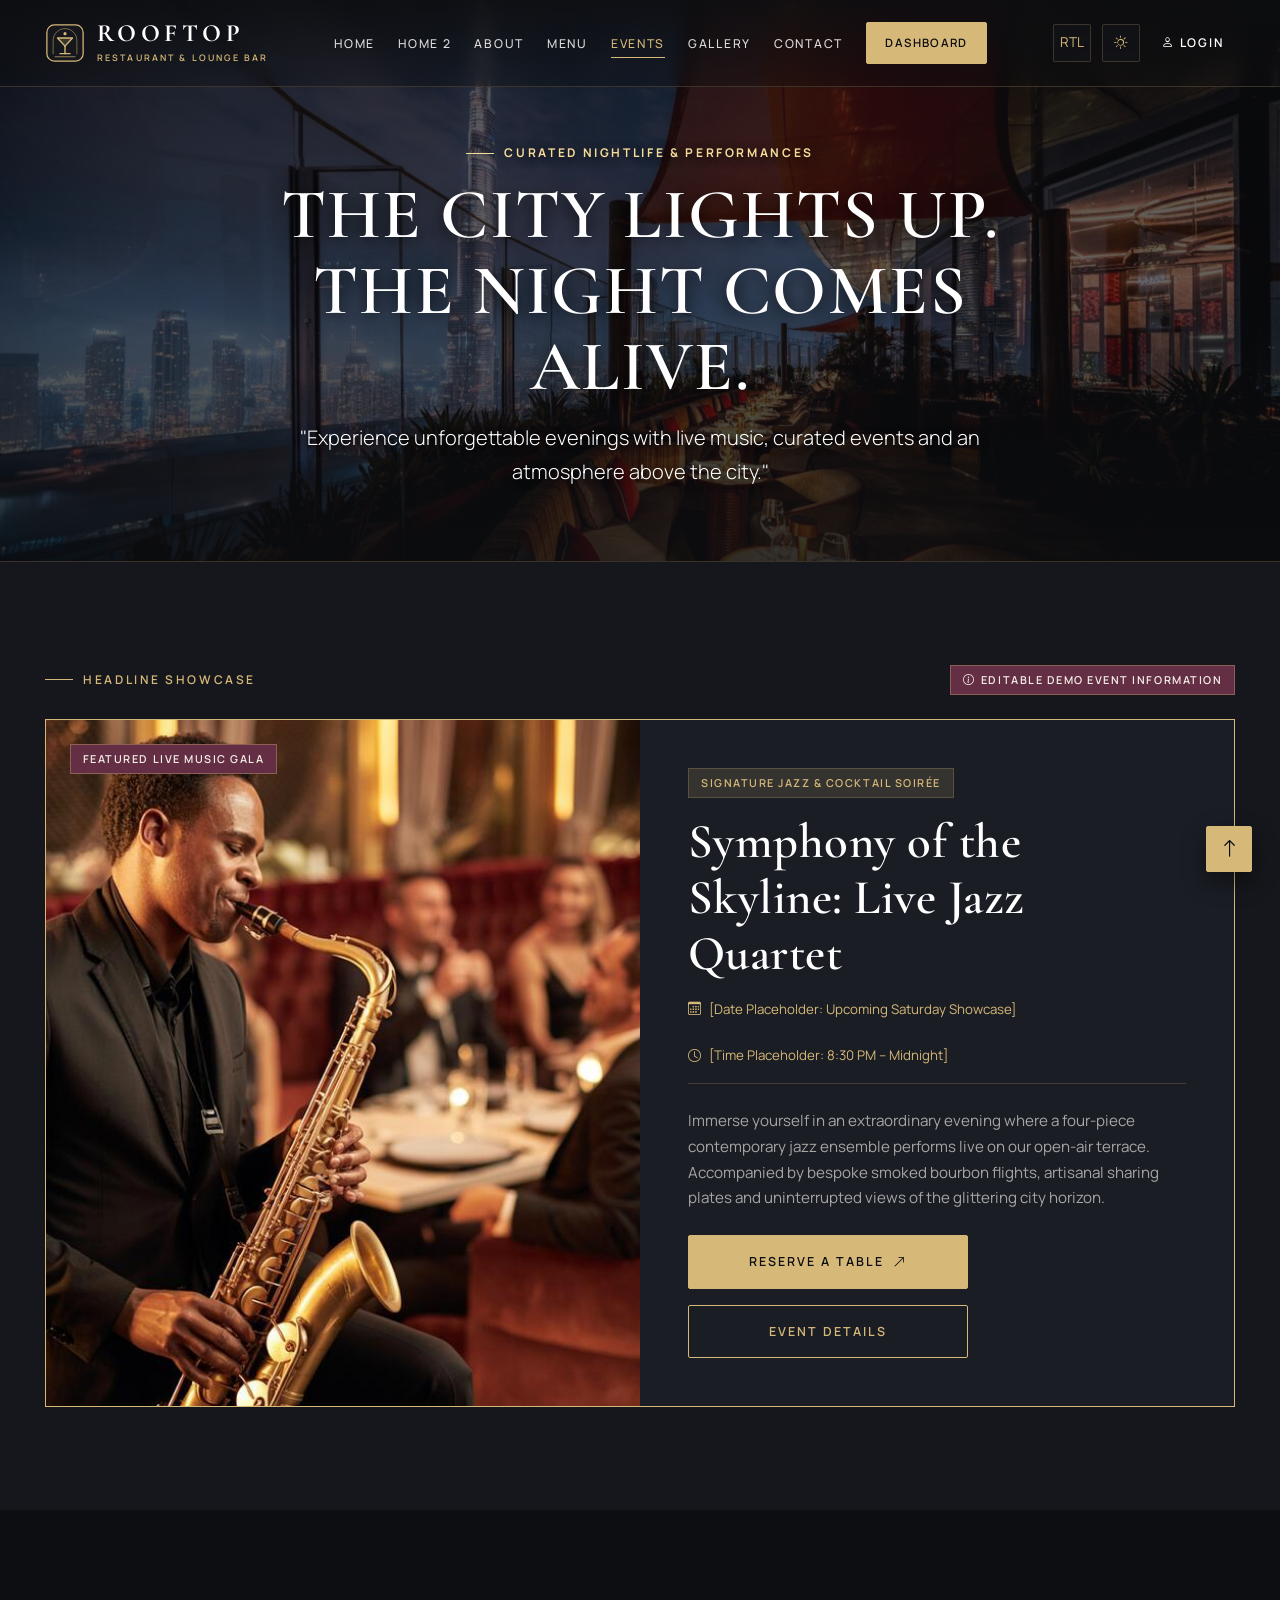
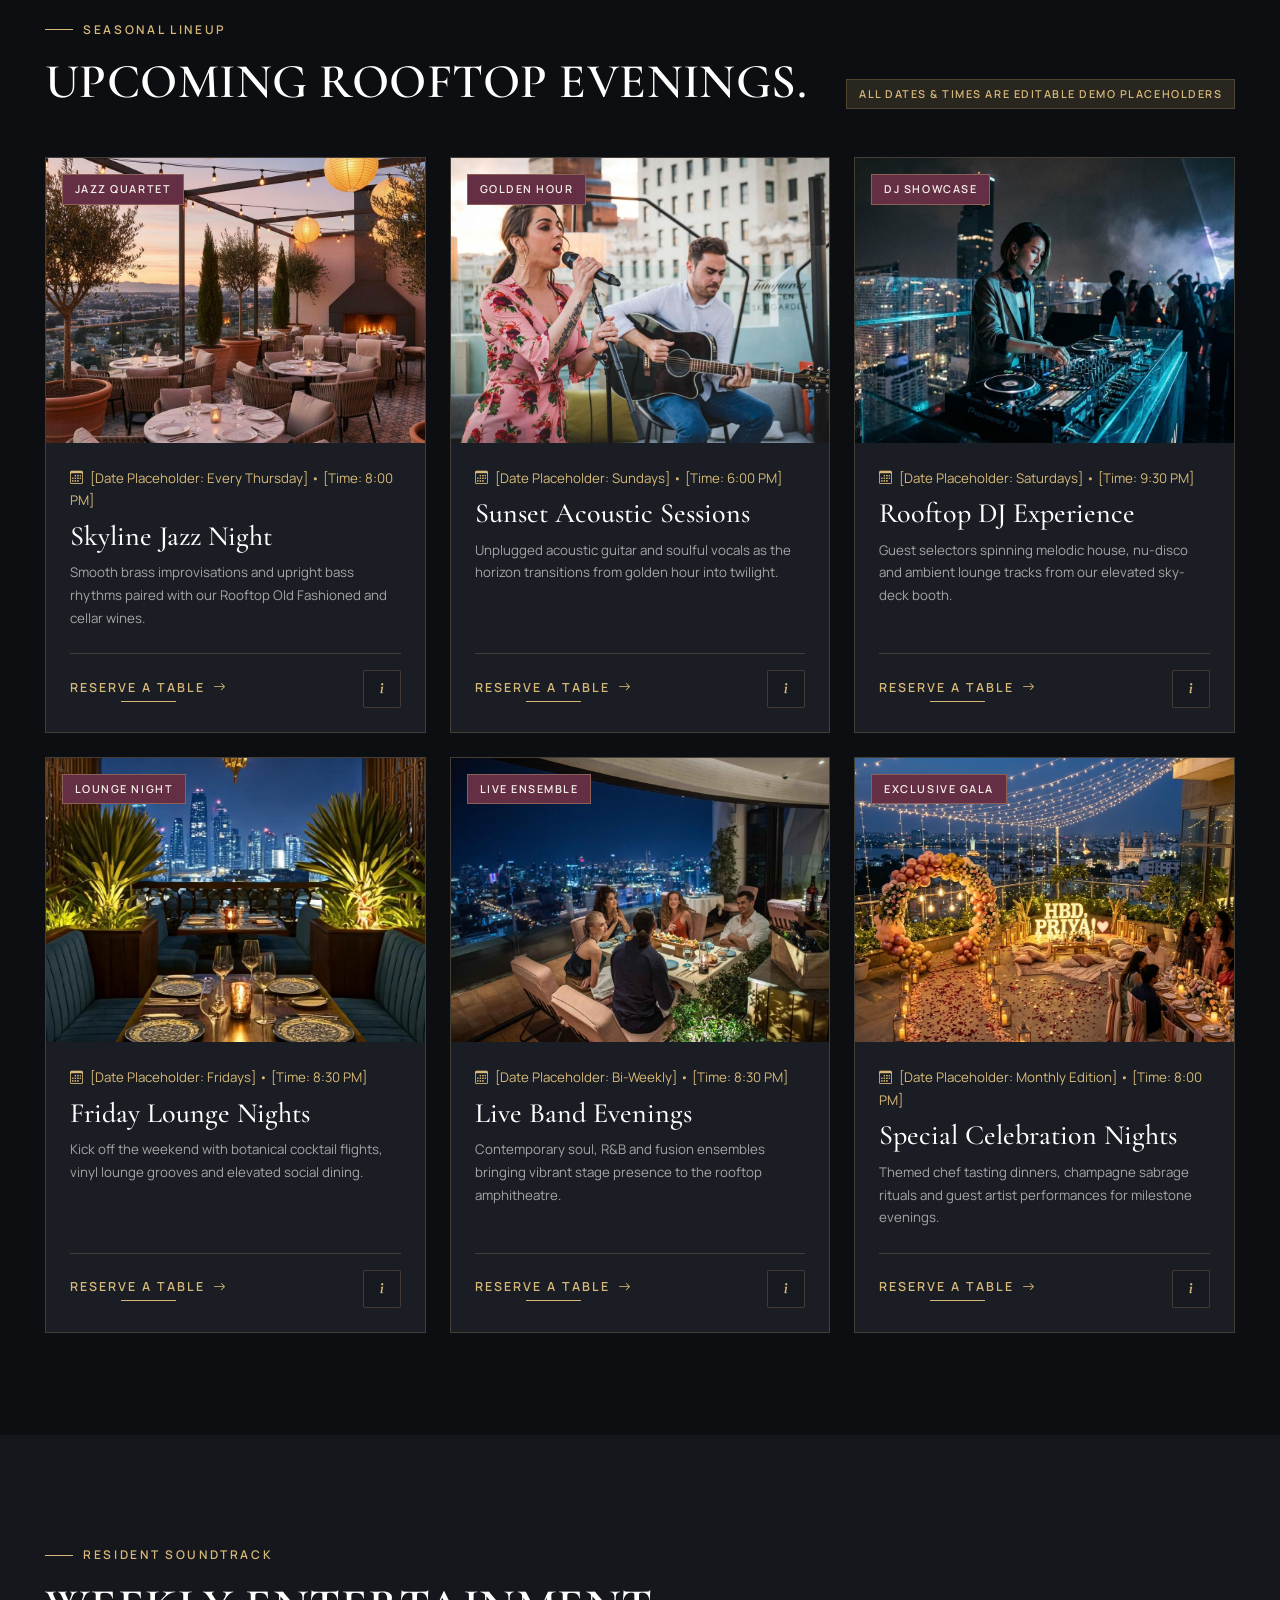
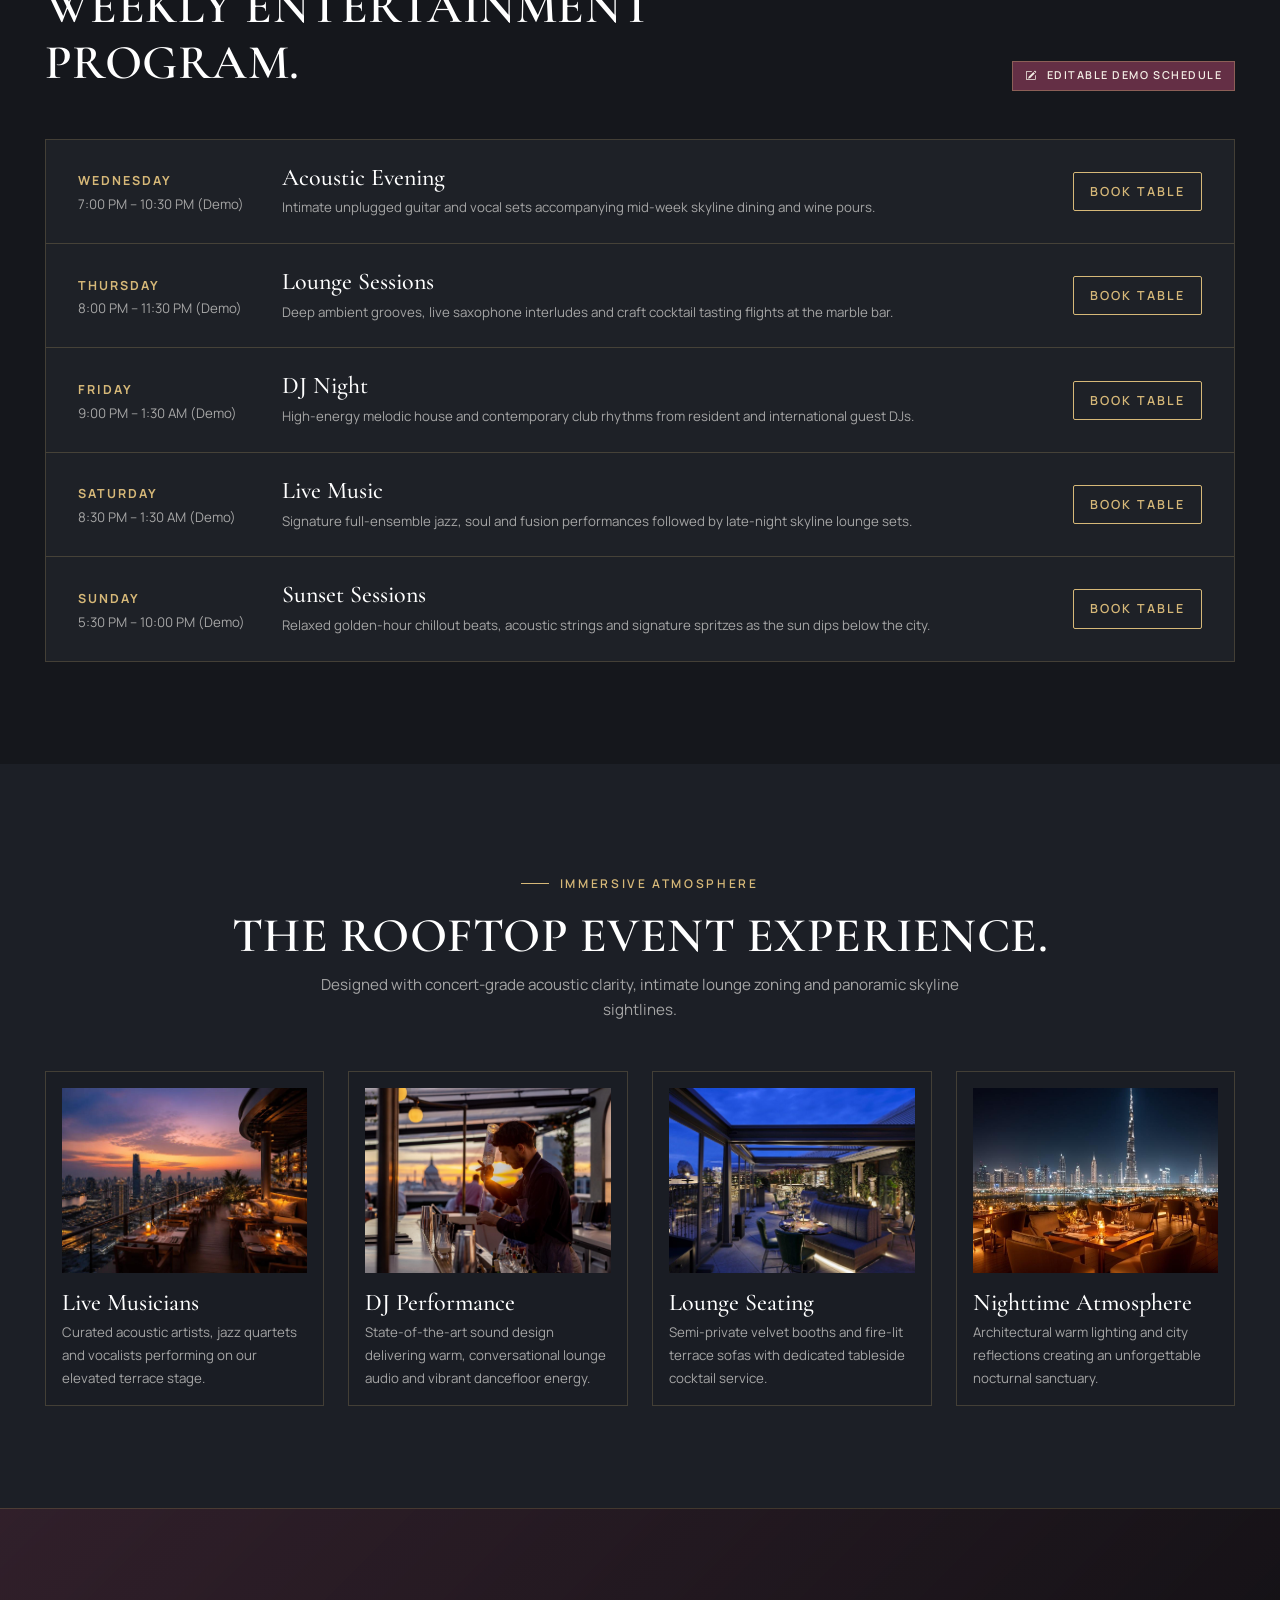
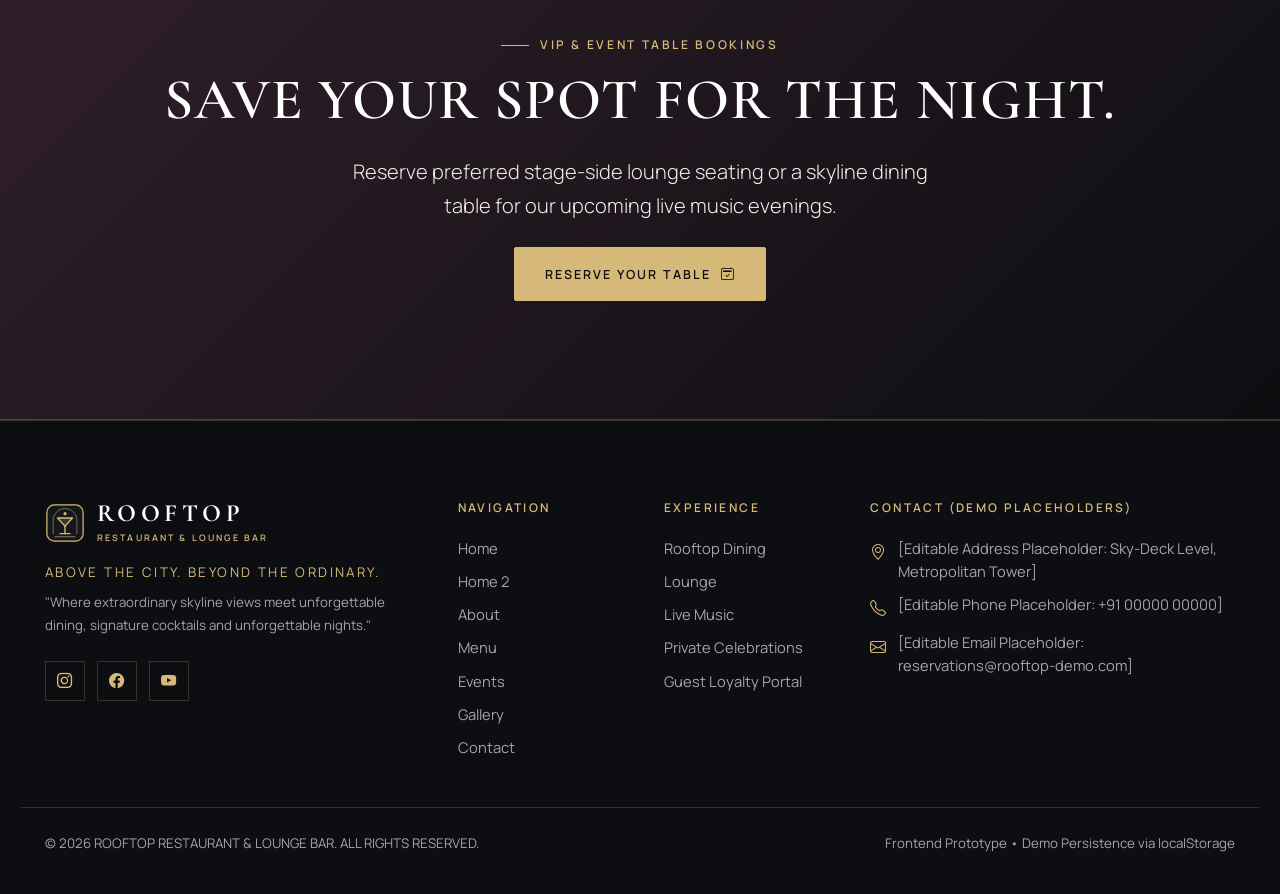
<file: events.html>
<!DOCTYPE html>
<html lang="en" data-theme="dark" dir="ltr">

<head>
  <meta charset="UTF-8">
  <meta name="viewport" content="width=device-width, initial-scale=1.0">
  <title>ROOFTOP — Events &amp; Live Music | The City Lights Up. The Night Comes Alive.</title>
  <!-- Favicon matching brand logo -->
  <link rel="icon" type="image/svg+xml" href="assets/images/favicon.svg">
  <link rel="icon" type="image/png" sizes="32x32" href="assets/images/favicon-32x32.png">
  <link rel="apple-touch-icon" sizes="180x180" href="assets/images/apple-touch-icon.png">
  <meta name="description"
    content="Experience unforgettable evenings with live music, curated events and an atmosphere above the city.">
  <link href="https://cdn.jsdelivr.net/npm/bootstrap@5.3.3/dist/css/bootstrap.min.css" rel="stylesheet">
  <link href="https://cdn.jsdelivr.net/npm/bootstrap-icons@1.11.3/font/bootstrap-icons.min.css" rel="stylesheet">
  <link rel="stylesheet" href="assets/css/style.css?v=6">
  <link rel="stylesheet" href="assets/css/dashboard.css?v=5">
  <style id="rooftop-critical-fixes">
        /* Remove white shade on all images & overlays in Light Mode + High-Contrast Hero Headings */
    .hero-overlay,
    [data-theme="light"] .hero-overlay,
    .page-hero .hero-overlay,
    [data-theme="light"] .page-hero .hero-overlay {
      background: linear-gradient(180deg, rgba(13, 14, 17, 0.72) 0%, rgba(13, 14, 17, 0.62) 50%, rgba(13, 14, 17, 0.85) 100%) !important;
    }
    .hero-bg-media, .page-hero .hero-bg-media, [data-theme="light"] .page-hero .hero-bg-media,
    .cta-bg-media, [data-theme="light"] .cta-bg-media {
      opacity: 1 !important;
    }
    .page-hero, #final-reservation-cta {
      background-color: #0D0E11 !important;
    }
    .hero-cinematic h1, .hero-cinematic .display-hero, .hero-cinematic .text-white,
    .page-hero h1, .page-hero .display-hero, .page-hero .text-white,
    #final-reservation-cta h2, #final-reservation-cta .text-white,
    [data-theme="light"] .hero-cinematic h1, [data-theme="light"] .hero-cinematic .display-hero, [data-theme="light"] .hero-cinematic .text-white,
    [data-theme="light"] .page-hero h1, [data-theme="light"] .page-hero .display-hero, [data-theme="light"] .page-hero .text-white,
    [data-theme="light"] #final-reservation-cta h2, [data-theme="light"] #final-reservation-cta .text-white {
      color: #FFFFFF !important;
      text-shadow: 0 3px 18px rgba(0, 0, 0, 0.9) !important;
    }
    .hero-cinematic .shimmer-text, [data-theme="light"] .hero-cinematic .shimmer-text {
      background: linear-gradient(90deg, #FFFFFF 0%, #F5DC9B 50%, #FFFFFF 100%) !important;
      background-size: 200% auto !important;
      -webkit-background-clip: text !important;
      background-clip: text !important;
      -webkit-text-fill-color: transparent !important;
      filter: drop-shadow(0 3px 12px rgba(0, 0, 0, 0.85));
    }
    .hero-cinematic .eyebrow-label, .page-hero .eyebrow-label, #final-reservation-cta .eyebrow-label,
    [data-theme="light"] .hero-cinematic .eyebrow-label, [data-theme="light"] .page-hero .eyebrow-label, [data-theme="light"] #final-reservation-cta .eyebrow-label {
      color: #F5DC9B !important;
      font-weight: 700 !important;
      text-shadow: 0 2px 10px rgba(0, 0, 0, 0.9) !important;
    }
    .hero-cinematic .eyebrow-label::before, .page-hero .eyebrow-label::before, #final-reservation-cta .eyebrow-label::before,
    [data-theme="light"] .hero-cinematic .eyebrow-label::before, [data-theme="light"] .page-hero .eyebrow-label::before, [data-theme="light"] #final-reservation-cta .eyebrow-label::before {
      background-color: #F5DC9B !important;
    }
    .hero-cinematic .lead, .page-hero .lead, #final-reservation-cta .lead,
    [data-theme="light"] .hero-cinematic .lead, [data-theme="light"] .page-hero .lead, [data-theme="light"] #final-reservation-cta .lead {
      color: #FFFFFF !important;
      text-shadow: 0 2px 10px rgba(0, 0, 0, 0.9) !important;
    }
    .hero-editorial-left h1, .hero-editorial-left .display-hero {
      color: #FFFFFF !important;
    }
    [data-theme="light"] .hero-editorial-left h1, [data-theme="light"] .hero-editorial-left .display-hero {
      color: #0D0E11 !important;
      font-weight: 700 !important;
    }
    [data-theme="light"] .hero-editorial-left .eyebrow-label {
      color: #5C410D !important;
      font-weight: 700 !important;
    }
    [data-theme="light"] .hero-editorial-left .lead {
      color: #1E1D1B !important;
      font-weight: 500 !important;
    }
    .experience-card-overlay, [data-theme="light"] .experience-card-overlay {
      background: linear-gradient(180deg, rgba(13,14,17,0) 40%, rgba(13,14,17,0.88) 100%) !important;
    }
    [data-theme="light"] .experience-card-overlay h2, [data-theme="light"] .experience-card-overlay h3,
    [data-theme="light"] .skyline-caption h3, [data-theme="light"] .skyline-caption h4, [data-theme="light"] .skyline-caption .text-white,
    [data-theme="light"] .nightlife-poster-overlay h3, [data-theme="light"] .nightlife-poster-overlay .h4, [data-theme="light"] .nightlife-poster-overlay .text-white,
    [data-theme="light"] .gallery-hover-info h3, [data-theme="light"] .gallery-hover-info .h4, [data-theme="light"] .gallery-hover-info .text-white,
    [data-theme="light"] .theme-overlay-box h2, [data-theme="light"] .theme-overlay-box .text-white,
    [data-theme="light"] .editorial-floating-card h2, [data-theme="light"] .editorial-floating-card .text-white {
      color: #FFFFFF !important;
    }
    [data-theme="light"] .experience-card-overlay p, [data-theme="light"] .skyline-caption p, [data-theme="light"] .skyline-caption .small,
    [data-theme="light"] .nightlife-poster-overlay p, [data-theme="light"] .nightlife-poster-overlay .small,
    [data-theme="light"] .theme-overlay-box p, [data-theme="light"] .editorial-floating-card p {
      color: rgba(244, 239, 230, 0.92) !important;
    }
    .skyline-caption, [data-theme="light"] .skyline-caption {
      background: linear-gradient(180deg, transparent 45%, rgba(13, 14, 17, 0.88) 100%) !important;
    }
    .nightlife-poster-overlay, [data-theme="light"] .nightlife-poster-overlay {
      background: linear-gradient(180deg, rgba(13, 14, 17, 0.72) 0%, rgba(13, 14, 17, 0.28) 38%, rgba(13, 14, 17, 0.94) 100%) !important;
    }
    .nightlife-poster-overlay h3, [data-theme="light"] .nightlife-poster-overlay h3,
    [data-theme="light"] .nightlife-poster-overlay .text-white {
      color: #FFFFFF !important;
      text-shadow: 0 2px 10px rgba(0, 0, 0, 0.85) !important;
    }
    .nightlife-poster-overlay p, [data-theme="light"] .nightlife-poster-overlay p,
    .nightlife-poster-overlay p.small, [data-theme="light"] .nightlife-poster-overlay p.small {
      color: #FFFFFF !important;
      font-weight: 500 !important;
      text-shadow: 0 1px 8px rgba(0, 0, 0, 0.85) !important;
    }
    .nightlife-poster-overlay .link-gold-underline,
    [data-theme="light"] .nightlife-poster-overlay .link-gold-underline {
      color: #F5DC9B !important;
      border-bottom-color: #F5DC9B !important;
      font-weight: 700 !important;
      text-shadow: 0 1px 6px rgba(0, 0, 0, 0.85) !important;
    }
    .nightlife-day-tag, [data-theme="light"] .nightlife-day-tag {
      background-color: rgba(13, 14, 17, 0.9) !important;
      color: #FFFFFF !important;
      border: 1px solid rgba(214, 184, 120, 0.75) !important;
      padding: 0.3rem 0.65rem !important;
      font-size: 0.68rem !important;
      font-weight: 700 !important;
      letter-spacing: 0.15em !important;
      border-radius: 2px !important;
    }
    [data-theme="light"] #nightlife-collection .eyebrow-label {
      color: #5C410D !important;
      font-weight: 700 !important;
    }
    .gallery-hover-info, [data-theme="light"] .gallery-hover-info {
      background: linear-gradient(180deg, rgba(13, 14, 17, 0.12) 0%, rgba(13, 14, 17, 0.45) 45%, rgba(13, 14, 17, 0.92) 100%) !important;
    }
    .gallery-item img, .gallery-item:hover img,
    .event-poster-img img, .event-poster-card:hover .event-poster-img img {
      filter: none !important;
      opacity: 1 !important;
    }
    .theme-overlay-box, [data-theme="light"] .theme-overlay-box,
    .editorial-floating-card, [data-theme="light"] .editorial-floating-card {
      background: rgba(13, 14, 17, 0.86) !important;
      color: #FFFFFF !important;
    }
    /* High-contrast badges on cards & images */
    .menu-card-badges .badge-gold, [data-theme="light"] .menu-card-badges .badge-gold,
    [data-theme="light"] .hero-cinematic .badge-gold, [data-theme="light"] .experience-card-overlay .badge-gold,
    [data-theme="light"] .skyline-caption .badge-gold, [data-theme="light"] .nightlife-poster-overlay .badge-gold,
    [data-theme="light"] .gallery-hover-info .badge-gold, [data-theme="light"] .theme-overlay-box .badge-gold,
    [data-theme="light"] .editorial-floating-card .badge-gold {
      background-color: rgba(13, 14, 17, 0.94) !important;
      color: #FFFFFF !important;
      border: 1.5px solid #D6B878 !important;
      font-weight: 700 !important;
      box-shadow: 0 4px 12px rgba(0, 0, 0, 0.45) !important;
    }
    .menu-card-badges .veg-indicator, [data-theme="light"] .menu-card-badges .veg-indicator {
      background-color: rgba(13, 14, 17, 0.94) !important;
      color: #5CE6A0 !important;
      border: 1.5px solid #35A66E !important;
      font-weight: 700 !important;
      box-shadow: 0 4px 12px rgba(0, 0, 0, 0.45) !important;
    }
    /* High-contrast buttons & uniform button sizes across Hero, Home 2 Hero, Filter Pills & CTAs */
    [data-theme="light"] .btn-outline-gold {
      color: #15171C !important;
      border-color: #846422 !important;
      font-weight: 700 !important;
    }
    [data-theme="light"] .btn-outline-gold:hover {
      background-color: var(--champagne-gold) !important;
      color: #FFFFFF !important;
    }
    .hero-cinematic .btn-outline-gold, #final-reservation-cta .btn-outline-gold,
    [data-theme="light"] .hero-cinematic .btn-outline-gold, [data-theme="light"] #final-reservation-cta .btn-outline-gold {
      background-color: rgba(13, 14, 17, 0.78) !important;
      color: #FFFFFF !important;
      border: 1.5px solid #D6B878 !important;
      font-weight: 700 !important;
    }
    .hero-cta-group .btn-gold, .hero-cta-group .btn-outline-gold,
    .hero-cinematic .btn-gold, .hero-cinematic .btn-outline-gold,
    .hero-editorial-left .btn-gold, .hero-editorial-left .btn-outline-gold,
    #final-reservation-cta .btn-gold, #final-reservation-cta .btn-outline-gold,
    #home2-final-cta .btn-gold, #home2-final-cta .btn-outline-gold,
    #featured-event .btn-gold, #featured-event .btn-outline-gold,
    #hospitality-experience .btn-gold, #hospitality-experience .btn-outline-gold,
    #about-final-cta .btn-gold, #about-final-cta .btn-outline-gold {
      width: 280px !important;
      min-width: 0 !important;
      max-width: 100% !important;
      min-height: 52px !important;
      padding-inline: 1rem !important;
      display: inline-flex !important;
      align-items: center !important;
      justify-content: center !important;
      text-align: center !important;
      box-sizing: border-box !important;
    }
    .filter-pill-btn {
      min-width: 240px !important;
      min-height: 44px !important;
      display: inline-flex !important;
      align-items: center !important;
      justify-content: center !important;
      text-align: center !important;
    }
    @media (max-width: 767.98px) {
      .hero-cta-group {
        flex-direction: column !important;
        align-items: center !important;
      }
      .hero-cta-group .btn-gold, .hero-cta-group .btn-outline-gold,
      .hero-cinematic .btn-gold, .hero-cinematic .btn-outline-gold,
      .hero-editorial-left .btn-gold, .hero-editorial-left .btn-outline-gold,
      #final-reservation-cta .btn-gold, #final-reservation-cta .btn-outline-gold,
      #home2-final-cta .btn-gold, #home2-final-cta .btn-outline-gold,
      #about-final-cta .btn-gold, #about-final-cta .btn-outline-gold,
      #featured-event .btn-gold, #featured-event .btn-outline-gold,
      #hospitality-experience .btn-gold, #hospitality-experience .btn-outline-gold,
      .d-flex.flex-wrap > .btn-gold, .d-flex.flex-wrap > .btn-outline-gold {
        width: 280px !important;
        max-width: 100% !important;
        min-width: 0 !important;
        min-height: 50px !important;
        padding-inline: 1rem !important;
        justify-content: center !important;
        box-sizing: border-box !important;
      }
      #featured-event .btn-gold, #featured-event .btn-outline-gold {
        width: 240px !important;
      }
      .hero-cinematic .hero-cta-group, .hero-editorial-left .hero-cta-group, #featured-event .hero-cta-group, #hospitality-experience .hero-cta-group {
        align-items: flex-start !important;
      }
      .filter-pills {
        flex-direction: column !important;
        align-items: center !important;
      }
      .filter-pill-btn {
        width: 260px !important;
        max-width: 100% !important;
        min-width: 260px !important;
        min-height: 44px !important;
      }
      /* Event Spotlight Modal responsive alignment in Mobile View */
      .rooftop-modal-backdrop {
        padding: 1rem 0.75rem !important;
        align-items: center !important;
        justify-content: center !important;
      }
      .rooftop-modal-dialog {
        padding: 1.5rem 1.25rem !important;
        max-width: 100% !important;
        width: 100% !important;
        margin: 0 auto !important;
        box-sizing: border-box !important;
        overflow-x: hidden !important;
      }
      .rooftop-modal-dialog .border-top {
        width: 100% !important;
        justify-content: center !important;
      }
      #eventSpotlightModal .btn-gold {
        width: 100% !important;
        max-width: 100% !important;
        min-width: 0 !important;
        min-height: 48px !important;
        white-space: normal !important;
        text-align: center !important;
        justify-content: center !important;
        box-sizing: border-box !important;
        display: inline-flex !important;
        padding: 0.75rem 1rem !important;
        line-height: 1.3 !important;
        margin: 0 auto !important;
      }
    }
    /* Floating Back-to-Top Button */
    .scroll-top-btn {
      position: fixed;
      inset-block-end: 1.75rem;
      inset-inline-end: 1.75rem;
      z-index: 1038;
      width: 46px;
      height: 46px;
      border-radius: 2px;
      background-color: #D6B878;
      color: #0D0E11 !important;
      border: 1.5px solid #D6B878;
      display: inline-flex;
      align-items: center;
      justify-content: center;
      font-size: 1.2rem;
      cursor: pointer;
      box-shadow: 0 10px 25px rgba(0, 0, 0, 0.45);
      opacity: 1;
      visibility: visible;
      transition: all 0.3s ease;
    }
    [data-theme="light"] .scroll-top-btn {
      background-color: #15171C;
      color: #D6B878 !important;
      border: 1.5px solid #D6B878;
    }
    .brand-logo-icon, .auth-brand-badge .brand-logo-icon { width: 40px !important; height: 40px !important; min-width: 40px !important; min-height: 40px !important; flex-shrink: 0 !important; }

    /* Footer Alignment (LTR & RTL) */
    .site-footer .footer-links li {
      display: flex !important;
      align-items: flex-start !important;
      color: var(--text-muted) !important;
      font-size: 0.92rem !important;
      line-height: 1.55 !important;
    }
    .site-footer .footer-links li > i {
      flex-shrink: 0 !important;
      margin-block-start: 0.22rem !important;
      color: var(--champagne-gold) !important;
      margin-inline-end: 0.75rem !important;
      margin-inline-start: 0 !important;
      font-size: 1rem !important;
    }
    .site-footer .footer-links li > span {
      flex: 1 !important;
      min-width: 0 !important;
    }
    [dir="rtl"] .site-footer .footer-links {
      text-align: right !important;
      padding-right: 0 !important;
    }
    [dir="rtl"] .site-footer .footer-links li {
      text-align: right !important;
      direction: rtl !important;
    }
    [dir="rtl"] .site-footer .footer-links li > i {
      margin-inline-end: 0.75rem !important;
      margin-inline-start: 0 !important;
      margin-right: 0 !important;
      margin-left: 0.75rem !important;
    }
    [dir="rtl"] .site-footer .footer-links li > span {
      text-align: right !important;
      direction: rtl !important;
      unicode-bidi: plaintext !important;
    }
  </style>
</head>

<body>

  <!-- ========================================================================
       GLOBAL STICKY HEADER & NAVIGATION (SECTION 9)
       ======================================================================== -->
  <header class="site-header">
    <div class="container-luxury">
      <nav class="navbar-rooftop" aria-label="Primary Navigation">
        <a href="index.html" class="brand-logo" aria-label="ROOFTOP Restaurant & Lounge Bar Home">
          <svg class="brand-logo-icon" viewBox="0 0 64 64" fill="none" xmlns="http://www.w3.org/2000/svg">
            <rect x="3" y="3" width="58" height="58" rx="12" fill="#15171C" stroke="#D6B878" stroke-width="2"/>
            <path d="M13 50V28C13 17.5066 21.5066 9 32 9C42.4934 9 51 17.5066 51 28V50" stroke="#D6B878" stroke-width="1.5" stroke-opacity="0.55"/>
            <path d="M20 24H44L32 37L20 24Z" fill="#D6B878" fill-opacity="0.2" stroke="#D6B878" stroke-width="2.2" stroke-linejoin="round"/>
            <path d="M32 37V49" stroke="#D6B878" stroke-width="2.2" stroke-linecap="round"/>
            <path d="M24 49H40" stroke="#D6B878" stroke-width="2.2" stroke-linecap="round"/>
            <circle cx="32" cy="17" r="2.5" fill="#D6B878"/>
            <path d="M16 54H48" stroke="#D6B878" stroke-width="1.5" stroke-linecap="round" stroke-opacity="0.7"/>
          </svg>
          <div class="brand-logo-text">
            <span class="brand-wordmark">ROOFTOP</span>
            <span class="brand-subtitle">RESTAURANT &amp; LOUNGE BAR</span>
          </div>
        </a>

        <ul class="nav-center">
          <li><a href="index.html" class="nav-link-rooftop">Home</a></li>
          <li><a href="home-2.html" class="nav-link-rooftop">Home 2</a></li>
          <li><a href="about.html" class="nav-link-rooftop">About</a></li>
          <li><a href="menu.html" class="nav-link-rooftop">Menu</a></li>
          <li><a href="events.html" class="nav-link-rooftop active">Events</a></li>
          <li><a href="gallery.html" class="nav-link-rooftop">Gallery</a></li>
          <li><a href="contact.html" class="nav-link-rooftop">Contact</a></li>
          <li><a href="dashboard.html" class="btn-gold btn-header-reserve">Dashboard</a></li>
        </ul>

        <div class="nav-actions">
          <button type="button" class="icon-btn" data-rtl-toggle title="Toggle LTR/RTL Direction">
            <span class="dir-label">RTL</span>
          </button>
          <button type="button" class="icon-btn" data-theme-toggle title="Toggle Dark/Light Mode">
            <i class="bi bi-sun"></i>
          </button>
          <a href="login.html" class="nav-login-link"><i class="bi bi-person me-1"></i>Login</a>
          <button type="button" class="hamburger-btn" id="mobileMenuOpenBtn" aria-label="Open Navigation Menu">
            <i class="bi bi-list"></i>
          </button>
        </div>
      </nav>
    </div>
  </header>

  <!-- Mobile Slide-Out Navigation Drawer -->
  <div class="mobile-menu-backdrop" id="mobileMenuBackdrop"></div>
  <aside class="mobile-menu-drawer" id="mobileMenuDrawer" aria-label="Mobile Navigation">
    <div>
      <div class="d-flex justify-content-between align-items-center pb-3 border-bottom"
        style="border-color: var(--subtle-border) !important;">
        <a href="index.html" class="brand-logo">
          <svg class="brand-logo-icon" viewBox="0 0 64 64" fill="none" xmlns="http://www.w3.org/2000/svg">
            <rect x="3" y="3" width="58" height="58" rx="12" fill="#15171C" stroke="#D6B878" stroke-width="2"/>
            <path d="M13 50V28C13 17.5066 21.5066 9 32 9C42.4934 9 51 17.5066 51 28V50" stroke="#D6B878" stroke-width="1.5" stroke-opacity="0.55"/>
            <path d="M20 24H44L32 37L20 24Z" fill="#D6B878" fill-opacity="0.2" stroke="#D6B878" stroke-width="2.2" stroke-linejoin="round"/>
            <path d="M32 37V49" stroke="#D6B878" stroke-width="2.2" stroke-linecap="round"/>
            <path d="M24 49H40" stroke="#D6B878" stroke-width="2.2" stroke-linecap="round"/>
            <circle cx="32" cy="17" r="2.5" fill="#D6B878"/>
            <path d="M16 54H48" stroke="#D6B878" stroke-width="1.5" stroke-linecap="round" stroke-opacity="0.7"/>
          </svg>
          <div class="brand-logo-text">
          <span class="brand-wordmark">ROOFTOP</span>
          <span class="brand-subtitle">RESTAURANT &amp; LOUNGE BAR</span>
        </div>
        </a>
        <button type="button" class="icon-btn" id="mobileMenuCloseBtn" aria-label="Close Navigation Menu">
          <i class="bi bi-x-lg"></i>
        </button>
      </div>
      <ul class="mobile-nav-list">
        <li><a href="index.html">Home</a></li>
        <li><a href="home-2.html">Home 2</a></li>
        <li><a href="about.html">About</a></li>
        <li><a href="menu.html">Menu</a></li>
        <li><a href="events.html" class="active">Events</a></li>
        <li><a href="gallery.html">Gallery</a></li>
        <li><a href="contact.html">Contact</a></li>
        <li><a href="dashboard.html">Dashboard</a></li>
        <li><a href="login.html"><i class="bi bi-person-circle me-2" style="color:var(--champagne-gold);"></i>Guest
            Login</a></li>
      </ul>
    </div>
    <div class="pt-3 border-top" style="border-color: var(--subtle-border) !important;">
      <div class="d-flex gap-2 mb-3">
        <button type="button" class="btn-outline-gold w-50 py-2" data-theme-toggle>
          <i class="bi bi-sun"></i> <span class="theme-label">Light Mode</span>
        </button>
        <button type="button" class="btn-outline-gold w-50 py-2" data-rtl-toggle>
          <i class="bi bi-arrow-left-right"></i> <span class="dir-label">RTL</span>
        </button>
      </div>
      <a href="dashboard.html" class="btn-gold w-100">Dashboard</a>
    </div>
  </aside>

  <main>
    <!-- ======================================================================
         EVENTS HERO SECTION
         ====================================================================== -->
    <section class="page-hero">
      <img src="assets/images/0LTb-WTREsjR.jpg"
        alt="Panoramic rooftop terrace and illuminated city lights at night" class="hero-bg-media">
      <div class="hero-overlay"></div>
      <div class="container-luxury page-hero-content">
        <span class="eyebrow-label">CURATED NIGHTLIFE &amp; PERFORMANCES</span>
        <h1 class="display-hero text-white mb-3" style="color: #FFFFFF !important; text-shadow: 0 3px 18px rgba(0, 0, 0, 0.9);">
          THE CITY LIGHTS UP. THE NIGHT COMES ALIVE.
        </h1>
        <p class="lead mb-0" style="color: var(--text-secondary);">
          "Experience unforgettable evenings with live music, curated events and an atmosphere above the city."
        </p>
      </div>
    </section>

    <!-- ======================================================================
         SECTION 1 – FEATURED EVENT SHOWCASE
         ====================================================================== -->
    <section class="section-padding surface-charcoal" id="featured-event">
      <div class="container-luxury">
        <div class="d-flex flex-wrap justify-content-between align-items-center gap-2 mb-4 reveal-up">
          <span class="eyebrow-label mb-0">HEADLINE SHOWCASE</span>
          <span class="badge-demo"><i class="bi bi-info-circle"></i> Editable Demo Event Information</span>
        </div>

        <div class="row g-0 border align-items-stretch reveal-up"
          style="border-color: var(--champagne-gold) !important; background: var(--card-bg);">
          <div class="col-lg-6 position-relative">
            <img src="assets/images/RZ25x8DjtcAD.jpg"
              alt="Featured Event Poster — Symphony of the Skyline Jazz Gala" class="w-100 h-100 object-fit-cover"
              style="min-height: 420px;">
            <div class="position-absolute top-0 start-0 m-4">
              <span class="badge-demo">FEATURED LIVE MUSIC GALA</span>
            </div>
          </div>
          <div class="col-lg-6 p-4 p-xl-5 d-flex flex-column justify-content-center">
            <span class="badge-gold align-self-start mb-3">SIGNATURE JAZZ &amp; COCKTAIL SOIRÉE</span>
            <h2 class="section-title mb-3">Symphony of the Skyline: Live Jazz Quartet</h2>
            <div class="d-flex flex-wrap gap-4 mb-4 pb-3 border-bottom small"
              style="border-color: var(--subtle-border) !important; color: var(--champagne-gold);">
              <span><i class="bi bi-calendar3 me-2"></i>[Date Placeholder: Upcoming Saturday Showcase]</span>
              <span><i class="bi bi-clock me-2"></i>[Time Placeholder: 8:30 PM – Midnight]</span>
            </div>
            <p class="mb-4">
              Immerse yourself in an extraordinary evening where a four-piece contemporary jazz ensemble performs live
              on our open-air terrace. Accompanied by bespoke smoked bourbon flights, artisanal sharing plates and
              uninterrupted views of the glittering city horizon.
            </p>
            <div class="d-flex flex-wrap gap-3 hero-cta-group">
              <a href="dashboard.html#book-table" class="btn-gold" style="width: 240px; max-width: 100%; min-height: 50px; justify-content: center; box-sizing: border-box;">
                Reserve a Table <i class="bi bi-arrow-up-right"></i>
              </a>
              <button type="button" class="btn-outline-gold" style="width: 240px; max-width: 100%; min-height: 50px; justify-content: center; box-sizing: border-box;" data-event-spotlight
                data-event-title="Symphony of the Skyline: Live Jazz Quartet"
                data-event-date="[Editable Demo Date: Saturday Showcase]"
                data-event-time="[Editable Demo Time: 8:30 PM – Midnight]"
                data-event-desc="Four-piece contemporary jazz ensemble performing on the sky-deck terrace with curated vintage cellar pours and signature cocktails.">
                Event Details
              </button>
            </div>
          </div>
        </div>
      </div>
    </section>

    <!-- ======================================================================
         SECTION 2 – UPCOMING EVENTS (6 CURATED EVENT LISTINGS)
         ====================================================================== -->
    <section class="section-padding surface-deep-black" id="upcoming-events-list">
      <div class="container-luxury">
        <div class="d-flex flex-wrap justify-content-between align-items-end gap-3 mb-5 reveal-up">
          <div>
            <span class="eyebrow-label">SEASONAL LINEUP</span>
            <h2 class="section-title mb-0">UPCOMING ROOFTOP EVENINGS.</h2>
          </div>
          <span class="badge-gold">All Dates &amp; Times Are Editable Demo Placeholders</span>
        </div>

        <div class="row g-4 reveal-up">
          <!-- 1. Skyline Jazz Night -->
          <div class="col-md-6 col-lg-4">
            <article class="event-poster-card h-100">
              <div class="event-poster-img">
                <img src="assets/images/cfUvCSHR5Fb2.jpg"
                  alt="Skyline Jazz Night candlelit terrace cabanas" loading="lazy">
                <div class="position-absolute top-0 start-0 m-3">
                  <span class="badge-demo">JAZZ QUARTET</span>
                </div>
              </div>
              <div class="p-4 d-flex flex-column flex-grow-1">
                <div class="small mb-2" style="color: var(--champagne-gold);">
                  <i class="bi bi-calendar3 me-1"></i> [Date Placeholder: Every Thursday] • [Time: 8:00 PM]
                </div>
                <h3 class="h3 mb-2">Skyline Jazz Night</h3>
                <p class="small mb-4 flex-grow-1">Smooth brass improvisations and upright bass rhythms paired with our
                  Rooftop Old Fashioned and cellar wines.</p>
                <div class="d-flex justify-content-between align-items-center pt-3 border-top"
                  style="border-color: var(--subtle-border) !important;">
                  <a href="dashboard.html#book-table" class="link-gold-underline">Reserve a Table <i
                      class="bi bi-arrow-right"></i></a>
                  <button type="button" class="icon-btn" data-event-spotlight data-event-title="Skyline Jazz Night"
                    data-event-date="[Demo Date Placeholder: Thursdays]" data-event-time="8:00 PM – 11:30 PM"
                    data-event-desc="Live saxophone and piano quartet overlooking the metropolitan skyline."
                    title="View Event Info"><i class="bi bi-info-lg"></i></button>
                </div>
              </div>
            </article>
          </div>

          <!-- 2. Sunset Acoustic Sessions -->
          <div class="col-md-6 col-lg-4">
            <article class="event-poster-card h-100">
              <div class="event-poster-img">
                <img src="assets/images/AUyNX-TjOq1B.jpg"
                  alt="Sunset Acoustic Sessions" loading="lazy">
                <div class="position-absolute top-0 start-0 m-3">
                  <span class="badge-demo">GOLDEN HOUR</span>
                </div>
              </div>
              <div class="p-4 d-flex flex-column flex-grow-1">
                <div class="small mb-2" style="color: var(--champagne-gold);">
                  <i class="bi bi-calendar3 me-1"></i> [Date Placeholder: Sundays] • [Time: 6:00 PM]
                </div>
                <h3 class="h3 mb-2">Sunset Acoustic Sessions</h3>
                <p class="small mb-4 flex-grow-1">Unplugged acoustic guitar and soulful vocals as the horizon
                  transitions from golden hour into twilight.</p>
                <div class="d-flex justify-content-between align-items-center pt-3 border-top"
                  style="border-color: var(--subtle-border) !important;">
                  <a href="dashboard.html#book-table" class="link-gold-underline">Reserve a Table <i
                      class="bi bi-arrow-right"></i></a>
                  <button type="button" class="icon-btn" data-event-spotlight
                    data-event-title="Sunset Acoustic Sessions" data-event-date="[Demo Date Placeholder: Sundays]"
                    data-event-time="6:00 PM – 9:30 PM"
                    data-event-desc="Golden hour unplugged acoustic sessions paired with signature spritzes and mezze platters."
                    title="View Event Info"><i class="bi bi-info-lg"></i></button>
                </div>
              </div>
            </article>
          </div>

          <!-- 3. Rooftop DJ Experience -->
          <div class="col-md-6 col-lg-4">
            <article class="event-poster-card h-100">
              <div class="event-poster-img">
                <img src="assets/images/Ss9y01lCzCKl.jpg"
                  alt="Rooftop DJ Experience" loading="lazy">
                <div class="position-absolute top-0 start-0 m-3">
                  <span class="badge-demo">DJ SHOWCASE</span>
                </div>
              </div>
              <div class="p-4 d-flex flex-column flex-grow-1">
                <div class="small mb-2" style="color: var(--champagne-gold);">
                  <i class="bi bi-calendar3 me-1"></i> [Date Placeholder: Saturdays] • [Time: 9:30 PM]
                </div>
                <h3 class="h3 mb-2">Rooftop DJ Experience</h3>
                <p class="small mb-4 flex-grow-1">Guest selectors spinning melodic house, nu-disco and ambient lounge
                  tracks from our elevated sky-deck booth.</p>
                <div class="d-flex justify-content-between align-items-center pt-3 border-top"
                  style="border-color: var(--subtle-border) !important;">
                  <a href="dashboard.html#book-table" class="link-gold-underline">Reserve a Table <i
                      class="bi bi-arrow-right"></i></a>
                  <button type="button" class="icon-btn" data-event-spotlight data-event-title="Rooftop DJ Experience"
                    data-event-date="[Demo Date Placeholder: Saturdays]" data-event-time="9:30 PM – 1:30 AM"
                    data-event-desc="Curated nightlife soundtrack and bespoke lounge table service under the open sky."
                    title="View Event Info"><i class="bi bi-info-lg"></i></button>
                </div>
              </div>
            </article>
          </div>

          <!-- 4. Friday Lounge Nights -->
          <div class="col-md-6 col-lg-4">
            <article class="event-poster-card h-100">
              <div class="event-poster-img">
                <img src="assets/images/CslP5rRvnt--.jpg"
                  alt="Friday Lounge Nights" loading="lazy">
                <div class="position-absolute top-0 start-0 m-3">
                  <span class="badge-demo">LOUNGE NIGHT</span>
                </div>
              </div>
              <div class="p-4 d-flex flex-column flex-grow-1">
                <div class="small mb-2" style="color: var(--champagne-gold);">
                  <i class="bi bi-calendar3 me-1"></i> [Date Placeholder: Fridays] • [Time: 8:30 PM]
                </div>
                <h3 class="h3 mb-2">Friday Lounge Nights</h3>
                <p class="small mb-4 flex-grow-1">Kick off the weekend with botanical cocktail flights, vinyl lounge
                  grooves and elevated social dining.</p>
                <div class="d-flex justify-content-between align-items-center pt-3 border-top"
                  style="border-color: var(--subtle-border) !important;">
                  <a href="dashboard.html#book-table" class="link-gold-underline">Reserve a Table <i
                      class="bi bi-arrow-right"></i></a>
                  <button type="button" class="icon-btn" data-event-spotlight data-event-title="Friday Lounge Nights"
                    data-event-date="[Demo Date Placeholder: Fridays]" data-event-time="8:30 PM – 1:00 AM"
                    data-event-desc="Weekend opening soirée featuring mixologist tasting flights and vinyl lounge sets."
                    title="View Event Info"><i class="bi bi-info-lg"></i></button>
                </div>
              </div>
            </article>
          </div>

          <!-- 5. Live Band Evenings -->
          <div class="col-md-6 col-lg-4">
            <article class="event-poster-card h-100">
              <div class="event-poster-img">
                <img src="assets/images/a4DqLqAIonbY.jpg"
                  alt="Live Band Evenings" loading="lazy">
                <div class="position-absolute top-0 start-0 m-3">
                  <span class="badge-demo">LIVE ENSEMBLE</span>
                </div>
              </div>
              <div class="p-4 d-flex flex-column flex-grow-1">
                <div class="small mb-2" style="color: var(--champagne-gold);">
                  <i class="bi bi-calendar3 me-1"></i> [Date Placeholder: Bi-Weekly] • [Time: 8:30 PM]
                </div>
                <h3 class="h3 mb-2">Live Band Evenings</h3>
                <p class="small mb-4 flex-grow-1">Contemporary soul, R&amp;B and fusion ensembles bringing vibrant stage
                  presence to the rooftop amphitheatre.</p>
                <div class="d-flex justify-content-between align-items-center pt-3 border-top"
                  style="border-color: var(--subtle-border) !important;">
                  <a href="dashboard.html#book-table" class="link-gold-underline">Reserve a Table <i
                      class="bi bi-arrow-right"></i></a>
                  <button type="button" class="icon-btn" data-event-spotlight data-event-title="Live Band Evenings"
                    data-event-date="[Demo Date Placeholder: Select Weekends]" data-event-time="8:30 PM – Midnight"
                    data-event-desc="Full-piece contemporary soul and fusion bands performing live under the stars."
                    title="View Event Info"><i class="bi bi-info-lg"></i></button>
                </div>
              </div>
            </article>
          </div>

          <!-- 6. Special Celebration Nights -->
          <div class="col-md-6 col-lg-4">
            <article class="event-poster-card h-100">
              <div class="event-poster-img">
                <img src="assets/images/drNFxgCDI8Bf.jpg"
                  alt="Special Celebration Nights" loading="lazy">
                <div class="position-absolute top-0 start-0 m-3">
                  <span class="badge-demo">EXCLUSIVE GALA</span>
                </div>
              </div>
              <div class="p-4 d-flex flex-column flex-grow-1">
                <div class="small mb-2" style="color: var(--champagne-gold);">
                  <i class="bi bi-calendar3 me-1"></i> [Date Placeholder: Monthly Edition] • [Time: 8:00 PM]
                </div>
                <h3 class="h3 mb-2">Special Celebration Nights</h3>
                <p class="small mb-4 flex-grow-1">Themed chef tasting dinners, champagne sabrage rituals and guest
                  artist performances for milestone evenings.</p>
                <div class="d-flex justify-content-between align-items-center pt-3 border-top"
                  style="border-color: var(--subtle-border) !important;">
                  <a href="dashboard.html#book-table" class="link-gold-underline">Reserve a Table <i
                      class="bi bi-arrow-right"></i></a>
                  <button type="button" class="icon-btn" data-event-spotlight
                    data-event-title="Special Celebration Nights"
                    data-event-date="[Demo Date Placeholder: Monthly Gala]" data-event-time="8:00 PM Onwards"
                    data-event-desc="Curated five-course culinary and mixology showcase celebrating unforgettable nights."
                    title="View Event Info"><i class="bi bi-info-lg"></i></button>
                </div>
              </div>
            </article>
          </div>
        </div>
      </div>
    </section>

    <!-- ======================================================================
         SECTION 3 – WEEKLY ENTERTAINMENT SCHEDULE
         ====================================================================== -->
    <section class="section-padding surface-charcoal" id="weekly-entertainment">
      <div class="container-luxury">
        <div class="row align-items-end mb-5 reveal-up">
          <div class="col-lg-8">
            <span class="eyebrow-label">RESIDENT SOUNDTRACK</span>
            <h2 class="section-title mb-0">WEEKLY ENTERTAINMENT PROGRAM.</h2>
          </div>
          <div class="col-lg-4 text-lg-end">
            <span class="badge-demo"><i class="bi bi-pencil-square me-1"></i> Editable Demo Schedule</span>
          </div>
        </div>

        <div class="border reveal-up"
          style="border-color: var(--subtle-border) !important; background: var(--card-bg);">
          <!-- Wednesday -->
          <div class="weekly-schedule-row">
            <div>
              <span class="text-uppercase fw-bold"
                style="color: var(--champagne-gold); letter-spacing: 0.16em; font-size: 0.78rem;">WEDNESDAY</span>
              <div class="small text-muted">7:00 PM – 10:30 PM (Demo)</div>
            </div>
            <div>
              <h3 class="h4 mb-1">Acoustic Evening</h3>
              <p class="small mb-0">Intimate unplugged guitar and vocal sets accompanying mid-week skyline dining and
                wine pours.</p>
            </div>
            <div>
              <a href="dashboard.html#book-table" class="btn-outline-gold py-2 px-3">Book Table</a>
            </div>
          </div>

          <!-- Thursday -->
          <div class="weekly-schedule-row">
            <div>
              <span class="text-uppercase fw-bold"
                style="color: var(--champagne-gold); letter-spacing: 0.16em; font-size: 0.78rem;">THURSDAY</span>
              <div class="small text-muted">8:00 PM – 11:30 PM (Demo)</div>
            </div>
            <div>
              <h3 class="h4 mb-1">Lounge Sessions</h3>
              <p class="small mb-0">Deep ambient grooves, live saxophone interludes and craft cocktail tasting flights
                at the marble bar.</p>
            </div>
            <div>
              <a href="dashboard.html#book-table" class="btn-outline-gold py-2 px-3">Book Table</a>
            </div>
          </div>

          <!-- Friday -->
          <div class="weekly-schedule-row">
            <div>
              <span class="text-uppercase fw-bold"
                style="color: var(--champagne-gold); letter-spacing: 0.16em; font-size: 0.78rem;">FRIDAY</span>
              <div class="small text-muted">9:00 PM – 1:30 AM (Demo)</div>
            </div>
            <div>
              <h3 class="h4 mb-1">DJ Night</h3>
              <p class="small mb-0">High-energy melodic house and contemporary club rhythms from resident and
                international guest DJs.</p>
            </div>
            <div>
              <a href="dashboard.html#book-table" class="btn-outline-gold py-2 px-3">Book Table</a>
            </div>
          </div>

          <!-- Saturday -->
          <div class="weekly-schedule-row">
            <div>
              <span class="text-uppercase fw-bold"
                style="color: var(--champagne-gold); letter-spacing: 0.16em; font-size: 0.78rem;">SATURDAY</span>
              <div class="small text-muted">8:30 PM – 1:30 AM (Demo)</div>
            </div>
            <div>
              <h3 class="h4 mb-1">Live Music</h3>
              <p class="small mb-0">Signature full-ensemble jazz, soul and fusion performances followed by late-night
                skyline lounge sets.</p>
            </div>
            <div>
              <a href="dashboard.html#book-table" class="btn-outline-gold py-2 px-3">Book Table</a>
            </div>
          </div>

          <!-- Sunday -->
          <div class="weekly-schedule-row" style="border-block-end: none;">
            <div>
              <span class="text-uppercase fw-bold"
                style="color: var(--champagne-gold); letter-spacing: 0.16em; font-size: 0.78rem;">SUNDAY</span>
              <div class="small text-muted">5:30 PM – 10:00 PM (Demo)</div>
            </div>
            <div>
              <h3 class="h4 mb-1">Sunset Sessions</h3>
              <p class="small mb-0">Relaxed golden-hour chillout beats, acoustic strings and signature spritzes as the
                sun dips below the city.</p>
            </div>
            <div>
              <a href="dashboard.html#book-table" class="btn-outline-gold py-2 px-3">Book Table</a>
            </div>
          </div>
        </div>
      </div>
    </section>

    <!-- ======================================================================
         SECTION 4 – EVENT EXPERIENCE
         ====================================================================== -->
    <section class="section-padding surface-ivory" id="event-experience">
      <div class="container-luxury">
        <div class="text-center mb-5 reveal-up">
          <span class="eyebrow-label">IMMERSIVE ATMOSPHERE</span>
          <h2 class="section-title mb-2">THE ROOFTOP EVENT EXPERIENCE.</h2>
          <p class="mx-auto" style="max-width: 640px;">Designed with concert-grade acoustic clarity, intimate lounge
            zoning and panoramic skyline sightlines.</p>
        </div>

        <div class="row g-4 reveal-up">
          <div class="col-sm-6 col-lg-3">
            <div class="p-3 border h-100" style="border-color: var(--subtle-border) !important; background: var(--card-bg);">
              <img src="assets/images/pUze8Xur_eIo.jpg"
                alt="Live musicians on the open-air sky deck" style="aspect-ratio:4/3; object-fit:cover; width:100%;" class="mb-3"
                loading="lazy">
              <h3 class="h4 mb-1">Live Musicians</h3>
              <p class="small mb-0">Curated acoustic artists, jazz quartets and vocalists
                performing on our elevated terrace stage.</p>
            </div>
          </div>

          <div class="col-sm-6 col-lg-3">
            <div class="p-3 border h-100" style="border-color: var(--subtle-border) !important; background: var(--card-bg);">
              <img src="assets/images/eG7CpLAfXSvX.jpg"
                alt="DJ performance sound and ambient lounge lighting" style="aspect-ratio:4/3; object-fit:cover; width:100%;" class="mb-3"
                loading="lazy">
              <h3 class="h4 mb-1">DJ Performance</h3>
              <p class="small mb-0">State-of-the-art sound design delivering warm, conversational
                lounge audio and vibrant dancefloor energy.</p>
            </div>
          </div>

          <div class="col-sm-6 col-lg-3">
            <div class="p-3 border h-100" style="border-color: var(--subtle-border) !important; background: var(--card-bg);">
              <img src="assets/images/NejsC5A0Wkcs.jpg"
                alt="Semi-private velvet lounge booths and terrace seating" style="aspect-ratio:4/3; object-fit:cover; width:100%;" class="mb-3"
                loading="lazy">
              <h3 class="h4 mb-1">Lounge Seating</h3>
              <p class="small mb-0">Semi-private velvet booths and fire-lit terrace sofas with
                dedicated tableside cocktail service.</p>
            </div>
          </div>

          <div class="col-sm-6 col-lg-3">
            <div class="p-3 border h-100" style="border-color: var(--subtle-border) !important; background: var(--card-bg);">
              <img src="assets/images/a53r4NAtYaum.jpg"
                alt="Nighttime atmosphere" style="aspect-ratio:4/3; object-fit:cover; width:100%;" class="mb-3"
                loading="lazy">
              <h3 class="h4 mb-1">Nighttime Atmosphere</h3>
              <p class="small mb-0">Architectural warm lighting and city reflections creating an
                unforgettable nocturnal sanctuary.</p>
            </div>
          </div>
        </div>
      </div>
    </section>

    <!-- ======================================================================
         SECTION 5 – EVENT RESERVATION CTA
         ====================================================================== -->
    <section class="section-padding surface-burgundy-accent text-center" id="event-reservation-cta">
      <div class="container-luxury py-3 reveal-up">
        <span class="eyebrow-label">VIP &amp; EVENT TABLE BOOKINGS</span>
        <h2 class="display-hero text-white mb-4" style="font-size: clamp(2.2rem, 4.5vw, 4rem);">
          SAVE YOUR SPOT FOR THE NIGHT.
        </h2>
        <p class="lead mx-auto mb-4" style="color: var(--text-secondary); max-width: 600px;">
          Reserve preferred stage-side lounge seating or a skyline dining table for our upcoming live music evenings.
        </p>
        <a href="dashboard.html#book-table" class="btn-gold">
          RESERVE YOUR TABLE <i class="bi bi-calendar2-check"></i>
        </a>
      </div>
    </section>
  </main>

  <!-- Event Spotlight Modal -->
  <div class="rooftop-modal-backdrop" id="eventSpotlightModal" role="dialog" aria-modal="true"
    aria-labelledby="spotlightEventTitle">
    <div class="rooftop-modal-dialog">
      <div class="d-flex justify-content-between align-items-center mb-3">
        <span class="badge-demo">DEMO EVENT SPOTLIGHT</span>
        <button type="button" class="icon-btn" id="closeEventSpotlightBtn" aria-label="Close Modal">
          <i class="bi bi-x-lg"></i>
        </button>
      </div>
      <h3 class="h3 mb-2" id="spotlightEventTitle">Event Title</h3>
      <p class="small mb-3" style="color: var(--champagne-gold);" id="spotlightEventMeta">Date &amp; Time</p>
      <p class="mb-4" id="spotlightEventDesc">Event Description</p>
      <div class="d-flex justify-content-sm-end justify-content-center gap-2 pt-3 border-top w-100"
        style="border-color: var(--subtle-border) !important;">
        <a href="dashboard.html#book-table" class="btn-gold py-2 px-3 text-center">Reserve a Table for This Event</a>
      </div>
    </div>
  </div>

  <!-- ========================================================================
       GLOBAL PREMIUM FOOTER (SECTION 34)
       ======================================================================== -->
  <footer class="site-footer">
    <div class="container-luxury">
      <div class="row g-5 pb-5 border-bottom" style="border-color: var(--subtle-border) !important;">
        <div class="col-lg-4">
          <a href="index.html" class="brand-logo mb-3">
            <svg class="brand-logo-icon" viewBox="0 0 64 64" fill="none" xmlns="http://www.w3.org/2000/svg">
            <rect x="3" y="3" width="58" height="58" rx="12" fill="#15171C" stroke="#D6B878" stroke-width="2"/>
            <path d="M13 50V28C13 17.5066 21.5066 9 32 9C42.4934 9 51 17.5066 51 28V50" stroke="#D6B878" stroke-width="1.5" stroke-opacity="0.55"/>
            <path d="M20 24H44L32 37L20 24Z" fill="#D6B878" fill-opacity="0.2" stroke="#D6B878" stroke-width="2.2" stroke-linejoin="round"/>
            <path d="M32 37V49" stroke="#D6B878" stroke-width="2.2" stroke-linecap="round"/>
            <path d="M24 49H40" stroke="#D6B878" stroke-width="2.2" stroke-linecap="round"/>
            <circle cx="32" cy="17" r="2.5" fill="#D6B878"/>
            <path d="M16 54H48" stroke="#D6B878" stroke-width="1.5" stroke-linecap="round" stroke-opacity="0.7"/>
          </svg>
            <div class="brand-logo-text">
              <span class="brand-wordmark">ROOFTOP</span>
              <span class="brand-subtitle">RESTAURANT &amp; LOUNGE BAR</span>
            </div>
          </a>
          <p class="small text-uppercase mb-2" style="letter-spacing: 0.18em; color: var(--champagne-gold);">
            ABOVE THE CITY. BEYOND THE ORDINARY.
          </p>
          <p class="small mb-4">
            "Where extraordinary skyline views meet unforgettable dining, signature cocktails and unforgettable nights."
          </p>
          <div class="social-links">
            <a href="https://instagram.com" target="_blank" rel="noopener noreferrer" class="social-icon-link"
              aria-label="Instagram"><i class="bi bi-instagram"></i></a>
            <a href="https://facebook.com" target="_blank" rel="noopener noreferrer" class="social-icon-link"
              aria-label="Facebook"><i class="bi bi-facebook"></i></a>
            <a href="https://youtube.com" target="_blank" rel="noopener noreferrer" class="social-icon-link"
              aria-label="YouTube"><i class="bi bi-youtube"></i></a>
          </div>
        </div>

        <div class="col-6 col-md-4 col-lg-2">
          <h3 class="footer-heading">Navigation</h3>
          <ul class="footer-links">
            <li><a href="index.html">Home</a></li>
            <li><a href="home-2.html">Home 2</a></li>
            <li><a href="about.html">About</a></li>
            <li><a href="menu.html">Menu</a></li>
            <li><a href="events.html">Events</a></li>
            <li><a href="gallery.html">Gallery</a></li>
            <li><a href="contact.html">Contact</a></li>
          </ul>
        </div>

        <div class="col-6 col-md-4 col-lg-2">
          <h3 class="footer-heading">Experience</h3>
          <ul class="footer-links">
            <li><a href="menu.html">Rooftop Dining</a></li>
            <li><a href="home-2.html#signature-experiences">Lounge</a></li>
            <li><a href="events.html">Live Music</a></li>
            <li><a href="dashboard.html#book-table">Private Celebrations</a></li>
            <li><a href="dashboard.html#loyalty">Guest Loyalty Portal</a></li>
          </ul>
        </div>

        <div class="col-md-4 col-lg-4">
          <h3 class="footer-heading">Contact (Demo Placeholders)</h3>
          <ul class="footer-links">
            <li>
              <i class="bi bi-geo-alt" style="color:var(--champagne-gold);"></i>
              <span>[Editable Address Placeholder: Sky-Deck Level, Metropolitan Tower]</span>
            </li>
            <li>
              <i class="bi bi-telephone" style="color:var(--champagne-gold);"></i>
              <span>[Editable Phone Placeholder: +91 00000 00000]</span>
            </li>
            <li>
              <i class="bi bi-envelope" style="color:var(--champagne-gold);"></i>
              <span>[Editable Email Placeholder: reservations@rooftop-demo.com]</span>
            </li>
          </ul>
        </div>
      </div>

      <div class="d-flex flex-wrap justify-content-between align-items-center pt-4 gap-3 small"
        style="color: var(--muted-grey);">
        <div>© 2026 ROOFTOP RESTAURANT &amp; LOUNGE BAR. ALL RIGHTS RESERVED.</div>
        <div>Frontend Prototype • Demo Persistence via localStorage</div>
      </div>
    </div>
  </footer>

  <script src="https://cdn.jsdelivr.net/npm/bootstrap@5.3.3/dist/js/bootstrap.bundle.min.js"></script>
  <script src="assets/js/main.js?v=6"></script>
  <!-- Floating Back to Top Button -->
  <button type="button" class="scroll-top-btn" id="scrollTopBtn" aria-label="Scroll to top" title="Back to Top"><i class="bi bi-arrow-up"></i></button>
</body>

</html>
</file>
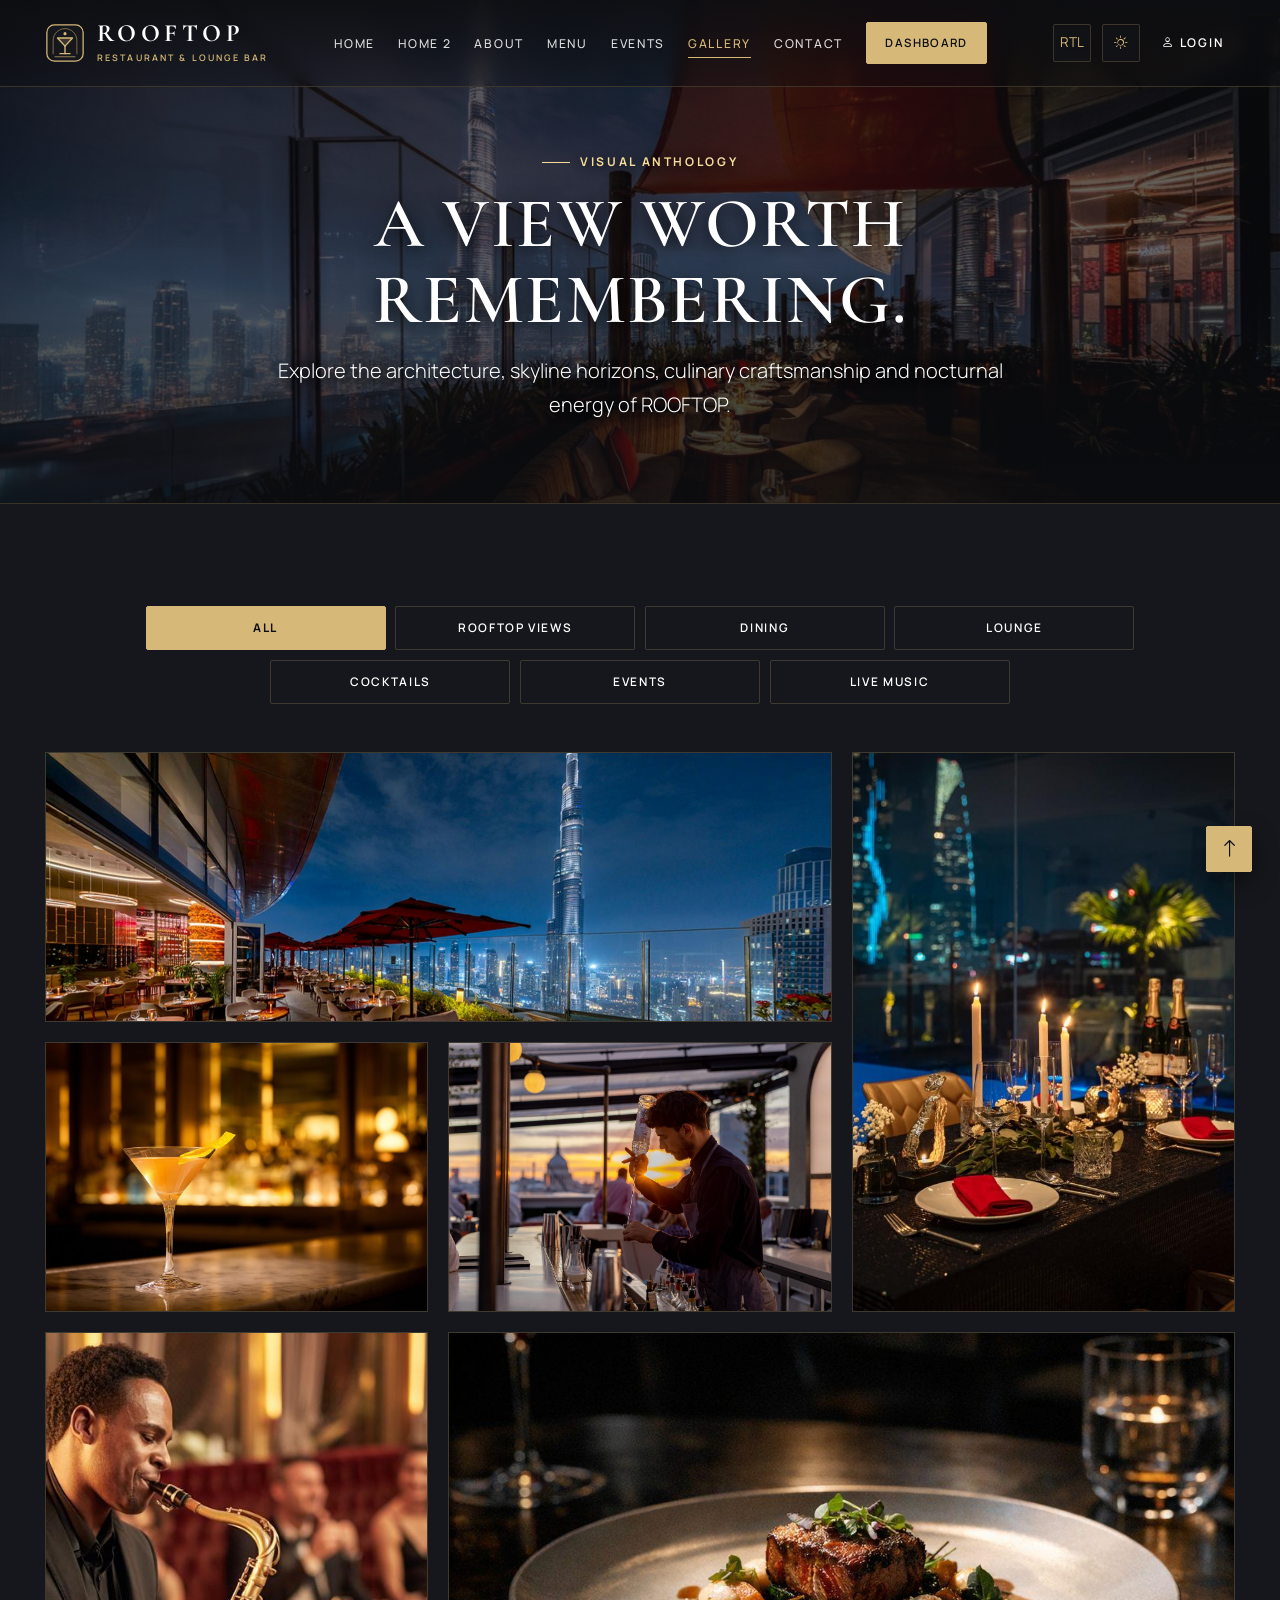
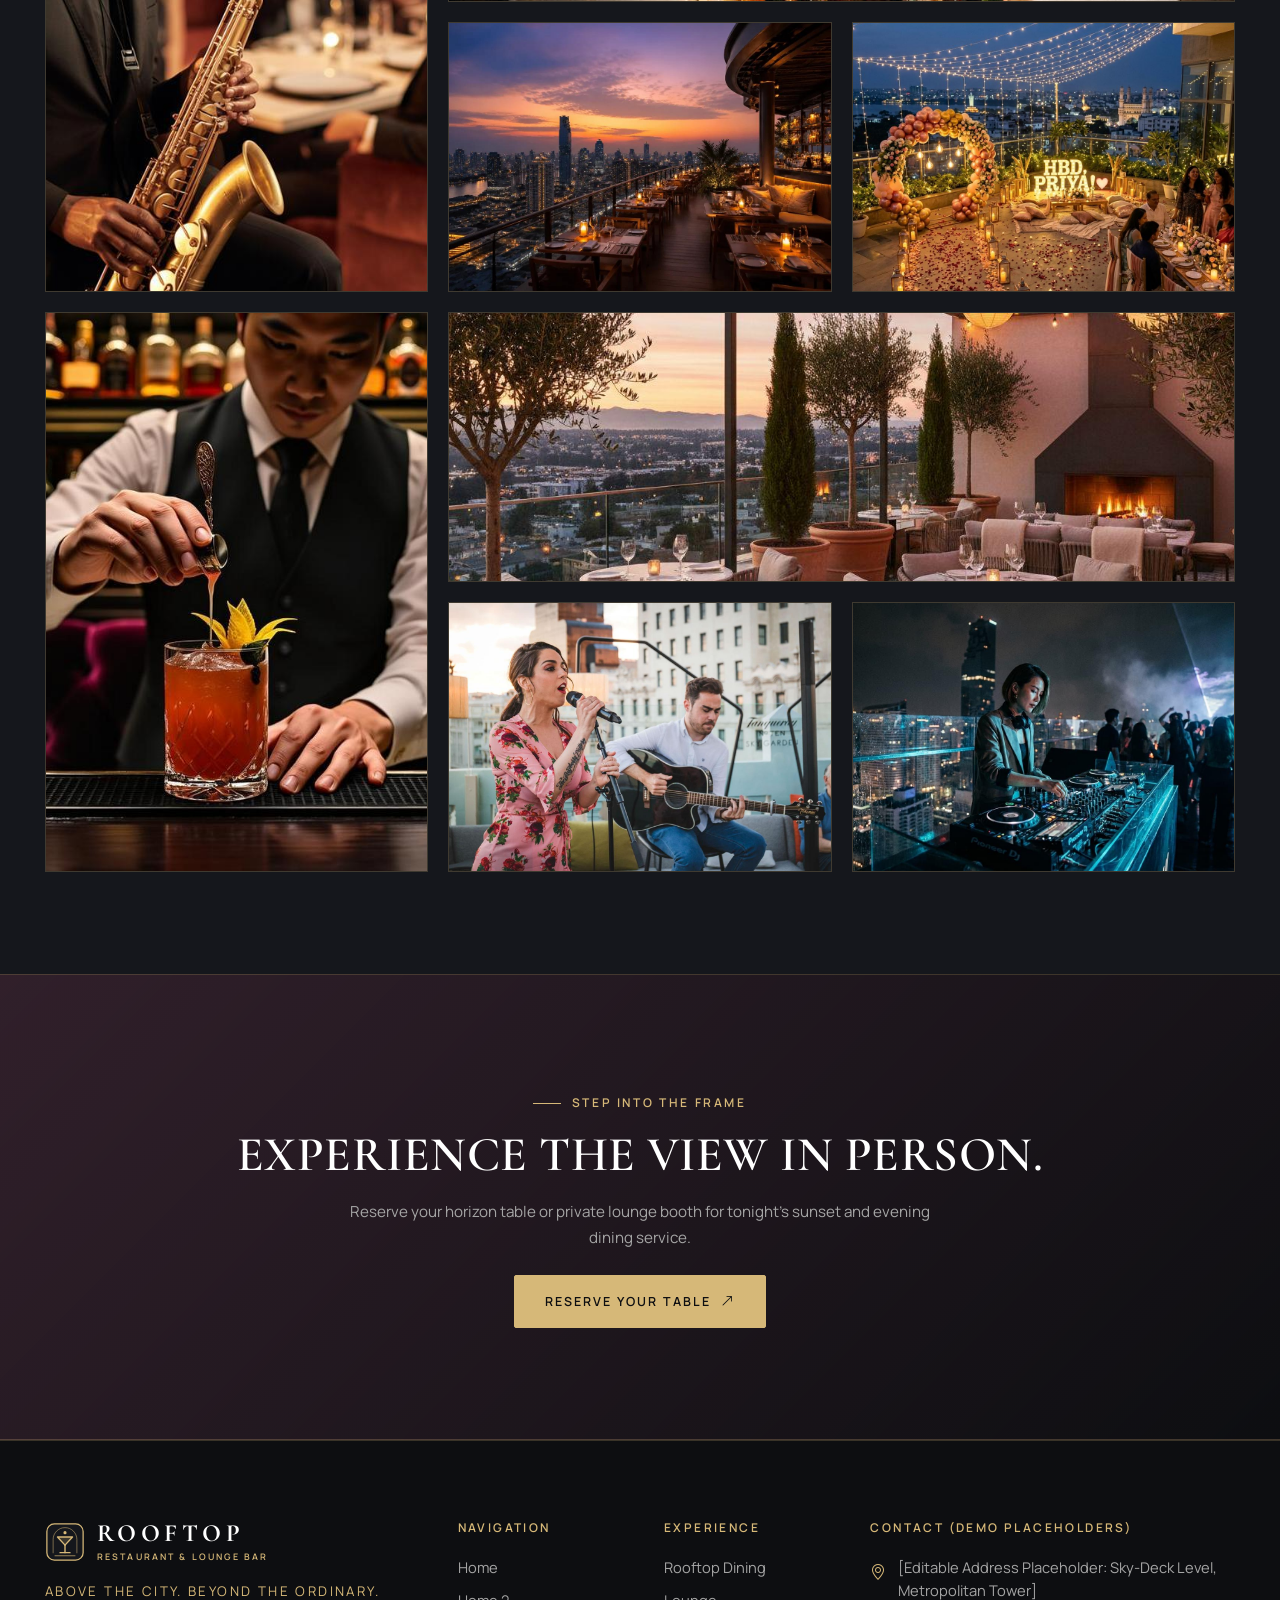
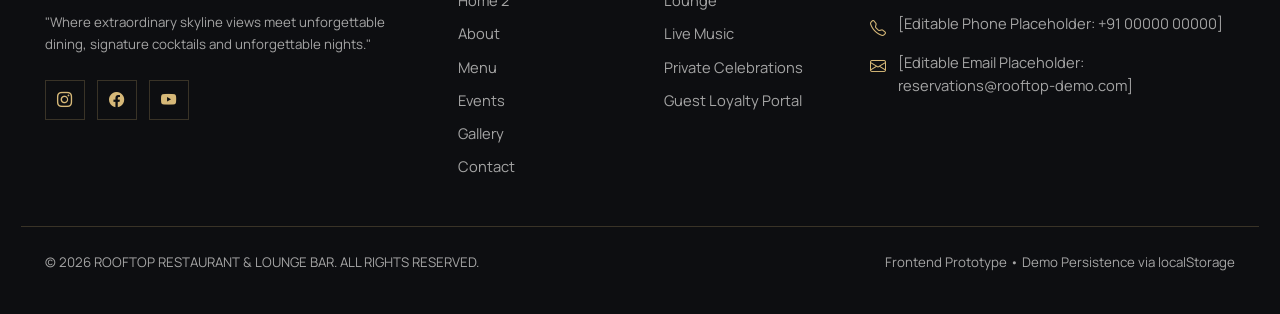
<file: gallery.html>
<!DOCTYPE html>
<html lang="en" data-theme="dark" dir="ltr">
<head>
  <meta charset="UTF-8">
  <meta name="viewport" content="width=device-width, initial-scale=1.0">
  <title>ROOFTOP — Visual Gallery | A View Worth Remembering</title>
  <!-- Favicon matching brand logo -->
  <link rel="icon" type="image/svg+xml" href="assets/images/favicon.svg">
  <link rel="icon" type="image/png" sizes="32x32" href="assets/images/favicon-32x32.png">
  <link rel="apple-touch-icon" sizes="180x180" href="assets/images/apple-touch-icon.png">
  <meta name="description" content="Explore our masonry visual chronicle of rooftop skyline views, fine dining, lounge interiors, signature cocktails and live music evenings.">
  <link href="https://cdn.jsdelivr.net/npm/bootstrap@5.3.3/dist/css/bootstrap.min.css" rel="stylesheet">
  <link href="https://cdn.jsdelivr.net/npm/bootstrap-icons@1.11.3/font/bootstrap-icons.min.css" rel="stylesheet">
  <link rel="stylesheet" href="assets/css/style.css?v=6">
  <style id="rooftop-critical-fixes">
        /* Remove white shade on all images & overlays in Light Mode + High-Contrast Hero Headings */
    .hero-overlay,
    [data-theme="light"] .hero-overlay,
    .page-hero .hero-overlay,
    [data-theme="light"] .page-hero .hero-overlay {
      background: linear-gradient(180deg, rgba(13, 14, 17, 0.72) 0%, rgba(13, 14, 17, 0.62) 50%, rgba(13, 14, 17, 0.85) 100%) !important;
    }
    .hero-bg-media, .page-hero .hero-bg-media, [data-theme="light"] .page-hero .hero-bg-media,
    .cta-bg-media, [data-theme="light"] .cta-bg-media {
      opacity: 1 !important;
    }
    .page-hero, #final-reservation-cta {
      background-color: #0D0E11 !important;
    }
    .hero-cinematic h1, .hero-cinematic .display-hero, .hero-cinematic .text-white,
    .page-hero h1, .page-hero .display-hero, .page-hero .text-white,
    #final-reservation-cta h2, #final-reservation-cta .text-white,
    [data-theme="light"] .hero-cinematic h1, [data-theme="light"] .hero-cinematic .display-hero, [data-theme="light"] .hero-cinematic .text-white,
    [data-theme="light"] .page-hero h1, [data-theme="light"] .page-hero .display-hero, [data-theme="light"] .page-hero .text-white,
    [data-theme="light"] #final-reservation-cta h2, [data-theme="light"] #final-reservation-cta .text-white {
      color: #FFFFFF !important;
      text-shadow: 0 3px 18px rgba(0, 0, 0, 0.9) !important;
    }
    .hero-cinematic .shimmer-text, [data-theme="light"] .hero-cinematic .shimmer-text {
      background: linear-gradient(90deg, #FFFFFF 0%, #F5DC9B 50%, #FFFFFF 100%) !important;
      background-size: 200% auto !important;
      -webkit-background-clip: text !important;
      background-clip: text !important;
      -webkit-text-fill-color: transparent !important;
      filter: drop-shadow(0 3px 12px rgba(0, 0, 0, 0.85));
    }
    .hero-cinematic .eyebrow-label, .page-hero .eyebrow-label, #final-reservation-cta .eyebrow-label,
    [data-theme="light"] .hero-cinematic .eyebrow-label, [data-theme="light"] .page-hero .eyebrow-label, [data-theme="light"] #final-reservation-cta .eyebrow-label {
      color: #F5DC9B !important;
      font-weight: 700 !important;
      text-shadow: 0 2px 10px rgba(0, 0, 0, 0.9) !important;
    }
    .hero-cinematic .eyebrow-label::before, .page-hero .eyebrow-label::before, #final-reservation-cta .eyebrow-label::before,
    [data-theme="light"] .hero-cinematic .eyebrow-label::before, [data-theme="light"] .page-hero .eyebrow-label::before, [data-theme="light"] #final-reservation-cta .eyebrow-label::before {
      background-color: #F5DC9B !important;
    }
    .hero-cinematic .lead, .page-hero .lead, #final-reservation-cta .lead,
    [data-theme="light"] .hero-cinematic .lead, [data-theme="light"] .page-hero .lead, [data-theme="light"] #final-reservation-cta .lead {
      color: #FFFFFF !important;
      text-shadow: 0 2px 10px rgba(0, 0, 0, 0.9) !important;
    }
    .hero-editorial-left h1, .hero-editorial-left .display-hero {
      color: #FFFFFF !important;
    }
    [data-theme="light"] .hero-editorial-left h1, [data-theme="light"] .hero-editorial-left .display-hero {
      color: #0D0E11 !important;
      font-weight: 700 !important;
    }
    [data-theme="light"] .hero-editorial-left .eyebrow-label {
      color: #5C410D !important;
      font-weight: 700 !important;
    }
    [data-theme="light"] .hero-editorial-left .lead {
      color: #1E1D1B !important;
      font-weight: 500 !important;
    }
    .experience-card-overlay, [data-theme="light"] .experience-card-overlay {
      background: linear-gradient(180deg, rgba(13,14,17,0) 40%, rgba(13,14,17,0.88) 100%) !important;
    }
    [data-theme="light"] .experience-card-overlay h2, [data-theme="light"] .experience-card-overlay h3,
    [data-theme="light"] .skyline-caption h3, [data-theme="light"] .skyline-caption h4, [data-theme="light"] .skyline-caption .text-white,
    [data-theme="light"] .nightlife-poster-overlay h3, [data-theme="light"] .nightlife-poster-overlay .h4, [data-theme="light"] .nightlife-poster-overlay .text-white,
    [data-theme="light"] .gallery-hover-info h3, [data-theme="light"] .gallery-hover-info .h4, [data-theme="light"] .gallery-hover-info .text-white,
    [data-theme="light"] .theme-overlay-box h2, [data-theme="light"] .theme-overlay-box .text-white,
    [data-theme="light"] .editorial-floating-card h2, [data-theme="light"] .editorial-floating-card .text-white {
      color: #FFFFFF !important;
    }
    [data-theme="light"] .experience-card-overlay p, [data-theme="light"] .skyline-caption p, [data-theme="light"] .skyline-caption .small,
    [data-theme="light"] .nightlife-poster-overlay p, [data-theme="light"] .nightlife-poster-overlay .small,
    [data-theme="light"] .theme-overlay-box p, [data-theme="light"] .editorial-floating-card p {
      color: rgba(244, 239, 230, 0.92) !important;
    }
    .skyline-caption, [data-theme="light"] .skyline-caption {
      background: linear-gradient(180deg, transparent 45%, rgba(13, 14, 17, 0.88) 100%) !important;
    }
    .nightlife-poster-overlay, [data-theme="light"] .nightlife-poster-overlay {
      background: linear-gradient(180deg, rgba(13, 14, 17, 0.72) 0%, rgba(13, 14, 17, 0.28) 38%, rgba(13, 14, 17, 0.94) 100%) !important;
    }
    .nightlife-poster-overlay h3, [data-theme="light"] .nightlife-poster-overlay h3,
    [data-theme="light"] .nightlife-poster-overlay .text-white {
      color: #FFFFFF !important;
      text-shadow: 0 2px 10px rgba(0, 0, 0, 0.85) !important;
    }
    .nightlife-poster-overlay p, [data-theme="light"] .nightlife-poster-overlay p,
    .nightlife-poster-overlay p.small, [data-theme="light"] .nightlife-poster-overlay p.small {
      color: #FFFFFF !important;
      font-weight: 500 !important;
      text-shadow: 0 1px 8px rgba(0, 0, 0, 0.85) !important;
    }
    .nightlife-poster-overlay .link-gold-underline,
    [data-theme="light"] .nightlife-poster-overlay .link-gold-underline {
      color: #F5DC9B !important;
      border-bottom-color: #F5DC9B !important;
      font-weight: 700 !important;
      text-shadow: 0 1px 6px rgba(0, 0, 0, 0.85) !important;
    }
    .nightlife-day-tag, [data-theme="light"] .nightlife-day-tag {
      background-color: rgba(13, 14, 17, 0.9) !important;
      color: #FFFFFF !important;
      border: 1px solid rgba(214, 184, 120, 0.75) !important;
      padding: 0.3rem 0.65rem !important;
      font-size: 0.68rem !important;
      font-weight: 700 !important;
      letter-spacing: 0.15em !important;
      border-radius: 2px !important;
    }
    [data-theme="light"] #nightlife-collection .eyebrow-label {
      color: #5C410D !important;
      font-weight: 700 !important;
    }
    .gallery-hover-info, [data-theme="light"] .gallery-hover-info {
      background: linear-gradient(180deg, rgba(13, 14, 17, 0.12) 0%, rgba(13, 14, 17, 0.45) 45%, rgba(13, 14, 17, 0.92) 100%) !important;
    }
    .gallery-item img, .gallery-item:hover img,
    .event-poster-img img, .event-poster-card:hover .event-poster-img img {
      filter: none !important;
      opacity: 1 !important;
    }
    .theme-overlay-box, [data-theme="light"] .theme-overlay-box,
    .editorial-floating-card, [data-theme="light"] .editorial-floating-card {
      background: rgba(13, 14, 17, 0.86) !important;
      color: #FFFFFF !important;
    }
    /* High-contrast badges on cards & images */
    .menu-card-badges .badge-gold, [data-theme="light"] .menu-card-badges .badge-gold,
    [data-theme="light"] .hero-cinematic .badge-gold, [data-theme="light"] .experience-card-overlay .badge-gold,
    [data-theme="light"] .skyline-caption .badge-gold, [data-theme="light"] .nightlife-poster-overlay .badge-gold,
    [data-theme="light"] .gallery-hover-info .badge-gold, [data-theme="light"] .theme-overlay-box .badge-gold,
    [data-theme="light"] .editorial-floating-card .badge-gold {
      background-color: rgba(13, 14, 17, 0.94) !important;
      color: #FFFFFF !important;
      border: 1.5px solid #D6B878 !important;
      font-weight: 700 !important;
      box-shadow: 0 4px 12px rgba(0, 0, 0, 0.45) !important;
    }
    .menu-card-badges .veg-indicator, [data-theme="light"] .menu-card-badges .veg-indicator {
      background-color: rgba(13, 14, 17, 0.94) !important;
      color: #5CE6A0 !important;
      border: 1.5px solid #35A66E !important;
      font-weight: 700 !important;
      box-shadow: 0 4px 12px rgba(0, 0, 0, 0.45) !important;
    }
    /* High-contrast buttons & uniform button sizes across Hero, Home 2 Hero, Filter Pills & CTAs */
    [data-theme="light"] .btn-outline-gold {
      color: #15171C !important;
      border-color: #846422 !important;
      font-weight: 700 !important;
    }
    [data-theme="light"] .btn-outline-gold:hover {
      background-color: var(--champagne-gold) !important;
      color: #FFFFFF !important;
    }
    .hero-cinematic .btn-outline-gold, #final-reservation-cta .btn-outline-gold,
    [data-theme="light"] .hero-cinematic .btn-outline-gold, [data-theme="light"] #final-reservation-cta .btn-outline-gold {
      background-color: rgba(13, 14, 17, 0.78) !important;
      color: #FFFFFF !important;
      border: 1.5px solid #D6B878 !important;
      font-weight: 700 !important;
    }
    .hero-cta-group .btn-gold, .hero-cta-group .btn-outline-gold,
    .hero-cinematic .btn-gold, .hero-cinematic .btn-outline-gold,
    .hero-editorial-left .btn-gold, .hero-editorial-left .btn-outline-gold,
    #final-reservation-cta .btn-gold, #final-reservation-cta .btn-outline-gold,
    #home2-final-cta .btn-gold, #home2-final-cta .btn-outline-gold,
    #featured-event .btn-gold, #featured-event .btn-outline-gold,
    #hospitality-experience .btn-gold, #hospitality-experience .btn-outline-gold,
    #about-final-cta .btn-gold, #about-final-cta .btn-outline-gold {
      width: 280px !important;
      min-width: 0 !important;
      max-width: 100% !important;
      min-height: 52px !important;
      padding-inline: 1rem !important;
      display: inline-flex !important;
      align-items: center !important;
      justify-content: center !important;
      text-align: center !important;
      box-sizing: border-box !important;
    }
    .filter-pill-btn {
      min-width: 240px !important;
      min-height: 44px !important;
      display: inline-flex !important;
      align-items: center !important;
      justify-content: center !important;
      text-align: center !important;
    }
    @media (max-width: 767.98px) {
      .hero-cta-group {
        flex-direction: column !important;
        align-items: center !important;
      }
      .hero-cta-group .btn-gold, .hero-cta-group .btn-outline-gold,
      .hero-cinematic .btn-gold, .hero-cinematic .btn-outline-gold,
      .hero-editorial-left .btn-gold, .hero-editorial-left .btn-outline-gold,
      #final-reservation-cta .btn-gold, #final-reservation-cta .btn-outline-gold,
      #home2-final-cta .btn-gold, #home2-final-cta .btn-outline-gold,
      #about-final-cta .btn-gold, #about-final-cta .btn-outline-gold,
      #featured-event .btn-gold, #featured-event .btn-outline-gold,
      #hospitality-experience .btn-gold, #hospitality-experience .btn-outline-gold,
      .d-flex.flex-wrap > .btn-gold, .d-flex.flex-wrap > .btn-outline-gold {
        width: 280px !important;
        max-width: 100% !important;
        min-width: 0 !important;
        min-height: 50px !important;
        padding-inline: 1rem !important;
        justify-content: center !important;
        box-sizing: border-box !important;
      }
      #featured-event .btn-gold, #featured-event .btn-outline-gold {
        width: 240px !important;
      }
      .hero-cinematic .hero-cta-group, .hero-editorial-left .hero-cta-group, #featured-event .hero-cta-group, #hospitality-experience .hero-cta-group {
        align-items: flex-start !important;
      }
      .filter-pills {
        flex-direction: column !important;
        align-items: center !important;
      }
      .filter-pill-btn {
        width: 260px !important;
        max-width: 100% !important;
        min-width: 260px !important;
        min-height: 44px !important;
      }
    }
    /* Floating Back-to-Top Button */
    .scroll-top-btn {
      position: fixed;
      inset-block-end: 1.75rem;
      inset-inline-end: 1.75rem;
      z-index: 1038;
      width: 46px;
      height: 46px;
      border-radius: 2px;
      background-color: #D6B878;
      color: #0D0E11 !important;
      border: 1.5px solid #D6B878;
      display: inline-flex;
      align-items: center;
      justify-content: center;
      font-size: 1.2rem;
      cursor: pointer;
      box-shadow: 0 10px 25px rgba(0, 0, 0, 0.45);
      opacity: 1;
      visibility: visible;
      transition: all 0.3s ease;
    }
    [data-theme="light"] .scroll-top-btn {
      background-color: #15171C;
      color: #D6B878 !important;
      border: 1.5px solid #D6B878;
    }
    .brand-logo-icon, .auth-brand-badge .brand-logo-icon { width: 40px !important; height: 40px !important; min-width: 40px !important; min-height: 40px !important; flex-shrink: 0 !important; }

    /* Footer Alignment (LTR & RTL) */
    .site-footer .footer-links li {
      display: flex !important;
      align-items: flex-start !important;
      color: var(--text-muted) !important;
      font-size: 0.92rem !important;
      line-height: 1.55 !important;
    }
    .site-footer .footer-links li > i {
      flex-shrink: 0 !important;
      margin-block-start: 0.22rem !important;
      color: var(--champagne-gold) !important;
      margin-inline-end: 0.75rem !important;
      margin-inline-start: 0 !important;
      font-size: 1rem !important;
    }
    .site-footer .footer-links li > span {
      flex: 1 !important;
      min-width: 0 !important;
    }
    [dir="rtl"] .site-footer .footer-links {
      text-align: right !important;
      padding-right: 0 !important;
    }
    [dir="rtl"] .site-footer .footer-links li {
      text-align: right !important;
      direction: rtl !important;
    }
    [dir="rtl"] .site-footer .footer-links li > i {
      margin-inline-end: 0.75rem !important;
      margin-inline-start: 0 !important;
      margin-right: 0 !important;
      margin-left: 0.75rem !important;
    }
    [dir="rtl"] .site-footer .footer-links li > span {
      text-align: right !important;
      direction: rtl !important;
      unicode-bidi: plaintext !important;
    }
  </style>
</head>
<body>

  <!-- ========================================================================
       GLOBAL STICKY HEADER & NAVIGATION (SECTION 9)
       ======================================================================== -->
  <header class="site-header">
    <div class="container-luxury">
      <nav class="navbar-rooftop" aria-label="Primary Navigation">
        <a href="index.html" class="brand-logo" aria-label="ROOFTOP Restaurant & Lounge Bar Home">
          <svg class="brand-logo-icon" viewBox="0 0 64 64" fill="none" xmlns="http://www.w3.org/2000/svg">
            <rect x="3" y="3" width="58" height="58" rx="12" fill="#15171C" stroke="#D6B878" stroke-width="2"/>
            <path d="M13 50V28C13 17.5066 21.5066 9 32 9C42.4934 9 51 17.5066 51 28V50" stroke="#D6B878" stroke-width="1.5" stroke-opacity="0.55"/>
            <path d="M20 24H44L32 37L20 24Z" fill="#D6B878" fill-opacity="0.2" stroke="#D6B878" stroke-width="2.2" stroke-linejoin="round"/>
            <path d="M32 37V49" stroke="#D6B878" stroke-width="2.2" stroke-linecap="round"/>
            <path d="M24 49H40" stroke="#D6B878" stroke-width="2.2" stroke-linecap="round"/>
            <circle cx="32" cy="17" r="2.5" fill="#D6B878"/>
            <path d="M16 54H48" stroke="#D6B878" stroke-width="1.5" stroke-linecap="round" stroke-opacity="0.7"/>
          </svg>
          <div class="brand-logo-text">
            <span class="brand-wordmark">ROOFTOP</span>
            <span class="brand-subtitle">RESTAURANT &amp; LOUNGE BAR</span>
          </div>
        </a>

        <ul class="nav-center">
          <li><a href="index.html" class="nav-link-rooftop">Home</a></li>
          <li><a href="home-2.html" class="nav-link-rooftop">Home 2</a></li>
          <li><a href="about.html" class="nav-link-rooftop">About</a></li>
          <li><a href="menu.html" class="nav-link-rooftop">Menu</a></li>
          <li><a href="events.html" class="nav-link-rooftop">Events</a></li>
          <li><a href="gallery.html" class="nav-link-rooftop active">Gallery</a></li>
          <li><a href="contact.html" class="nav-link-rooftop">Contact</a></li>
          <li><a href="dashboard.html" class="btn-gold btn-header-reserve">Dashboard</a></li>
        </ul>

        <div class="nav-actions">
          <button type="button" class="icon-btn" data-rtl-toggle title="Toggle LTR/RTL Direction">
            <span class="dir-label">RTL</span>
          </button>
          <button type="button" class="icon-btn" data-theme-toggle title="Toggle Dark/Light Mode">
            <i class="bi bi-sun"></i>
          </button>
          <a href="login.html" class="nav-login-link"><i class="bi bi-person me-1"></i>Login</a>
          <button type="button" class="hamburger-btn" id="mobileMenuOpenBtn" aria-label="Open Navigation Menu">
            <i class="bi bi-list"></i>
          </button>
        </div>
      </nav>
    </div>
  </header>

  <!-- Mobile Slide-Out Navigation Drawer -->
  <div class="mobile-menu-backdrop" id="mobileMenuBackdrop"></div>
  <aside class="mobile-menu-drawer" id="mobileMenuDrawer" aria-label="Mobile Navigation">
    <div>
      <div class="d-flex justify-content-between align-items-center pb-3 border-bottom" style="border-color: var(--subtle-border) !important;">
        <a href="index.html" class="brand-logo">
          <svg class="brand-logo-icon" viewBox="0 0 64 64" fill="none" xmlns="http://www.w3.org/2000/svg">
            <rect x="3" y="3" width="58" height="58" rx="12" fill="#15171C" stroke="#D6B878" stroke-width="2"/>
            <path d="M13 50V28C13 17.5066 21.5066 9 32 9C42.4934 9 51 17.5066 51 28V50" stroke="#D6B878" stroke-width="1.5" stroke-opacity="0.55"/>
            <path d="M20 24H44L32 37L20 24Z" fill="#D6B878" fill-opacity="0.2" stroke="#D6B878" stroke-width="2.2" stroke-linejoin="round"/>
            <path d="M32 37V49" stroke="#D6B878" stroke-width="2.2" stroke-linecap="round"/>
            <path d="M24 49H40" stroke="#D6B878" stroke-width="2.2" stroke-linecap="round"/>
            <circle cx="32" cy="17" r="2.5" fill="#D6B878"/>
            <path d="M16 54H48" stroke="#D6B878" stroke-width="1.5" stroke-linecap="round" stroke-opacity="0.7"/>
          </svg>
          <div class="brand-logo-text">
          <span class="brand-wordmark">ROOFTOP</span>
          <span class="brand-subtitle">RESTAURANT &amp; LOUNGE BAR</span>
        </div>
        </a>
        <button type="button" class="icon-btn" id="mobileMenuCloseBtn" aria-label="Close Navigation Menu">
          <i class="bi bi-x-lg"></i>
        </button>
      </div>
      <ul class="mobile-nav-list">
        <li><a href="index.html">Home</a></li>
        <li><a href="home-2.html">Home 2</a></li>
        <li><a href="about.html">About</a></li>
        <li><a href="menu.html">Menu</a></li>
        <li><a href="events.html">Events</a></li>
        <li><a href="gallery.html" class="active">Gallery</a></li>
        <li><a href="contact.html">Contact</a></li>
        <li><a href="dashboard.html">Dashboard</a></li>
        <li><a href="login.html"><i class="bi bi-person-circle me-2" style="color:var(--champagne-gold);"></i>Guest Login</a></li>
      </ul>
    </div>
    <div class="pt-3 border-top" style="border-color: var(--subtle-border) !important;">
      <div class="d-flex gap-2 mb-3">
        <button type="button" class="btn-outline-gold w-50 py-2" data-theme-toggle>
          <i class="bi bi-sun"></i> <span class="theme-label">Light Mode</span>
        </button>
        <button type="button" class="btn-outline-gold w-50 py-2" data-rtl-toggle>
          <i class="bi bi-arrow-left-right"></i> <span class="dir-label">RTL</span>
        </button>
      </div>
      <a href="dashboard.html" class="btn-gold w-100">Dashboard</a>
    </div>
  </aside>

  <main>
    <!-- ======================================================================
         GALLERY HERO SECTION
         ====================================================================== -->
    <section class="page-hero">
      <img
        src="assets/images/0LTb-WTREsjR.jpg"
        alt="Panoramic rooftop terrace view at dusk"
        class="hero-bg-media"
      >
      <div class="hero-overlay"></div>
      <div class="container-luxury page-hero-content">
        <span class="eyebrow-label">VISUAL ANTHOLOGY</span>
        <h1 class="display-hero text-white mb-3" style="color: #FFFFFF !important; text-shadow: 0 3px 18px rgba(0, 0, 0, 0.9);">
          A VIEW WORTH REMEMBERING.
        </h1>
        <p class="lead mb-0" style="color: var(--text-secondary);">
          Explore the architecture, skyline horizons, culinary craftsmanship and nocturnal energy of ROOFTOP.
        </p>
      </div>
    </section>

    <!-- ======================================================================
         MASONRY GALLERY & CATEGORY FILTERS (SECTION 14)
         ====================================================================== -->
    <section class="section-padding surface-charcoal">
      <div class="container-luxury">
        <!-- Category Filters -->
        <div class="filter-pills mb-5" role="tablist" aria-label="Gallery Categories">
          <button type="button" class="filter-pill-btn active" data-gallery-filter="All">All</button>
          <button type="button" class="filter-pill-btn" data-gallery-filter="Rooftop Views">Rooftop Views</button>
          <button type="button" class="filter-pill-btn" data-gallery-filter="Dining">Dining</button>
          <button type="button" class="filter-pill-btn" data-gallery-filter="Lounge">Lounge</button>
          <button type="button" class="filter-pill-btn" data-gallery-filter="Cocktails">Cocktails</button>
          <button type="button" class="filter-pill-btn" data-gallery-filter="Events">Events</button>
          <button type="button" class="filter-pill-btn" data-gallery-filter="Live Music">Live Music</button>
        </div>

        <!-- Masonry Grid -->
        <div class="gallery-masonry" id="rooftopGalleryGrid">
          <!-- 1. Rooftop Views (Wide) -->
          <div class="gallery-item wide" data-category="Rooftop Views" data-title="Illuminated Metropolitan Skyline from the North Terrace">
            <img src="assets/images/wtPnq4hpp196.jpg" alt="Illuminated Metropolitan Skyline from the North Terrace" loading="lazy">
            <div class="gallery-hover-info">
              <span class="badge-gold align-self-start mb-2">Rooftop Views</span>
              <h3 class="h4 text-white mb-0">Illuminated Metropolitan Skyline</h3>
            </div>
          </div>

          <!-- 2. Dining (Tall) -->
          <div class="gallery-item tall" data-category="Dining" data-title="Candlelit Glass-Edge Horizon Table Arrangement">
            <img src="assets/images/9_a25Sk84fpL.jpg" alt="Candlelit Glass-Edge Horizon Table Arrangement" loading="lazy">
            <div class="gallery-hover-info">
              <span class="badge-gold align-self-start mb-2">Dining</span>
              <h3 class="h4 text-white mb-0">Candlelit Horizon Table</h3>
            </div>
          </div>

          <!-- 3. Cocktails -->
          <div class="gallery-item" data-category="Cocktails" data-title="Golden Hour Martini with 24k Edible Gold Leaf">
            <img src="assets/images/yUOzSeD2BsRG.jpg" alt="Golden Hour Martini with 24k Edible Gold Leaf" loading="lazy">
            <div class="gallery-hover-info">
              <span class="badge-gold align-self-start mb-2">Cocktails</span>
              <h3 class="h4 text-white mb-0">Golden Hour Martini</h3>
            </div>
          </div>

          <!-- 4. Lounge -->
          <div class="gallery-item" data-category="Lounge" data-title="Monolithic Marble Bar Counter &amp; Ambient Brass Lighting">
            <img src="assets/images/eG7CpLAfXSvX.jpg" alt="Monolithic Marble Bar Counter & Ambient Brass Lighting" loading="lazy">
            <div class="gallery-hover-info">
              <span class="badge-gold align-self-start mb-2">Lounge</span>
              <h3 class="h4 text-white mb-0">Marble Bar &amp; Ambient Lounge</h3>
            </div>
          </div>

          <!-- 5. Live Music (Tall) -->
          <div class="gallery-item tall" data-category="Live Music" data-title="Thursday Skyline Jazz Quartet Performance">
            <img src="assets/images/RZ25x8DjtcAD.jpg" alt="Thursday Skyline Jazz Quartet Performance" loading="lazy">
            <div class="gallery-hover-info">
              <span class="badge-gold align-self-start mb-2">Live Music</span>
              <h3 class="h4 text-white mb-0">Skyline Jazz Quartet</h3>
            </div>
          </div>

          <!-- 6. Dining (Wide) -->
          <div class="gallery-item wide" data-category="Dining" data-title="Prime Tenderloin Steak &amp; Chef's Tasting Presentation">
            <img src="assets/images/k-AcZ5I_xCdz.jpg" alt="Prime Tenderloin Steak & Chef's Tasting Presentation" loading="lazy">
            <div class="gallery-hover-info">
              <span class="badge-gold align-self-start mb-2">Dining</span>
              <h3 class="h4 text-white mb-0">Chef's Signature Platter</h3>
            </div>
          </div>

          <!-- 7. Rooftop Views -->
          <div class="gallery-item" data-category="Rooftop Views" data-title="Golden Hour Sunset Over the Open-Air Sky Deck">
            <img src="assets/images/pUze8Xur_eIo.jpg" alt="Golden Hour Sunset Over the Open-Air Sky Deck" loading="lazy">
            <div class="gallery-hover-info">
              <span class="badge-gold align-self-start mb-2">Rooftop Views</span>
              <h3 class="h4 text-white mb-0">Sunset Over Sky Deck</h3>
            </div>
          </div>

          <!-- 8. Events -->
          <div class="gallery-item" data-category="Events" data-title="Private Rooftop Celebration &amp; Champagne Toast">
            <img src="assets/images/drNFxgCDI8Bf.jpg" alt="Private Rooftop Celebration & Champagne Toast" loading="lazy">
            <div class="gallery-hover-info">
              <span class="badge-gold align-self-start mb-2">Events</span>
              <h3 class="h4 text-white mb-0">Private Rooftop Soirée</h3>
            </div>
          </div>

          <!-- 9. Cocktails (Tall) -->
          <div class="gallery-item tall" data-category="Cocktails" data-title="Smoked Rooftop Old Fashioned Prepared Tableside">
            <img src="assets/images/huZ5234stz9n.jpg" alt="Smoked Rooftop Old Fashioned Prepared Tableside" loading="lazy">
            <div class="gallery-hover-info">
              <span class="badge-gold align-self-start mb-2">Cocktails</span>
              <h3 class="h4 text-white mb-0">Smoked Rooftop Old Fashioned</h3>
            </div>
          </div>

          <!-- 10. Lounge (Wide) -->
          <div class="gallery-item wide" data-category="Lounge" data-title="Plush Velvet Cabanas &amp; Fire-Lit Terrace Seating">
            <img src="assets/images/cfUvCSHR5Fb2.jpg" alt="Plush Velvet Cabanas & Fire-Lit Terrace Seating" loading="lazy">
            <div class="gallery-hover-info">
              <span class="badge-gold align-self-start mb-2">Lounge</span>
              <h3 class="h4 text-white mb-0">Fire-Lit Terrace Cabanas</h3>
            </div>
          </div>

          <!-- 11. Live Music -->
          <div class="gallery-item" data-category="Live Music" data-title="Sunset Acoustic Strings &amp; Unplugged Vocals">
            <img src="assets/images/AUyNX-TjOq1B.jpg" alt="Sunset Acoustic Strings & Unplugged Vocals" loading="lazy">
            <div class="gallery-hover-info">
              <span class="badge-gold align-self-start mb-2">Live Music</span>
              <h3 class="h4 text-white mb-0">Sunset Acoustic Sessions</h3>
            </div>
          </div>

          <!-- 12. Events -->
          <div class="gallery-item" data-category="Events" data-title="Saturday Night Resident DJ &amp; Skyline Lounge">
            <img src="assets/images/Ss9y01lCzCKl.jpg" alt="Saturday Night Resident DJ & Skyline Lounge" loading="lazy">
            <div class="gallery-hover-info">
              <span class="badge-gold align-self-start mb-2">Events</span>
              <h3 class="h4 text-white mb-0">Saturday DJ Showcase</h3>
            </div>
          </div>
        </div>
      </div>
    </section>

    <!-- ======================================================================
         FINAL RESERVATION CTA
         ====================================================================== -->
    <section class="section-padding surface-burgundy-accent text-center">
      <div class="container-luxury py-2">
        <span class="eyebrow-label">STEP INTO THE FRAME</span>
        <h2 class="section-title mb-3">EXPERIENCE THE VIEW IN PERSON.</h2>
        <p class="mx-auto mb-4" style="max-width: 580px;">
          Reserve your horizon table or private lounge booth for tonight's sunset and evening dining service.
        </p>
        <a href="dashboard.html#book-table" class="btn-gold">
          RESERVE YOUR TABLE <i class="bi bi-arrow-up-right"></i>
        </a>
      </div>
    </section>
  </main>

  <!-- Interactive Lightbox Modal (Section 14) -->
  <div class="lightbox-overlay" id="galleryLightbox" role="dialog" aria-modal="true" aria-label="Image Lightbox">
    <button type="button" class="lightbox-btn lightbox-close" id="lightboxCloseBtn" aria-label="Close Lightbox">
      <i class="bi bi-x-lg"></i>
    </button>
    <button type="button" class="lightbox-btn lightbox-prev" id="lightboxPrevBtn" aria-label="Previous Photograph">
      <i class="bi bi-chevron-left"></i>
    </button>
    <figure class="lightbox-figure m-0">
      <img id="lightboxImage" src="assets/images/a53r4NAtYaum.jpg" alt="Gallery Lightbox View">
      <figcaption class="mt-3 d-flex flex-wrap justify-content-between align-items-center gap-2 mx-auto" style="max-width: 820px;">
        <div class="text-start">
          <span class="badge-gold mb-1" id="lightboxCategory">Rooftop Views</span>
          <h3 class="h4 text-white mb-0" id="lightboxTitle">Photograph Title</h3>
        </div>
        <span class="small text-uppercase" style="letter-spacing: 0.16em; color: var(--champagne-gold);" id="lightboxCounter">1 / 12</span>
      </figcaption>
    </figure>
    <button type="button" class="lightbox-btn lightbox-next" id="lightboxNextBtn" aria-label="Next Photograph">
      <i class="bi bi-chevron-right"></i>
    </button>
  </div>

  <!-- ========================================================================
       GLOBAL PREMIUM FOOTER (SECTION 34)
       ======================================================================== -->
  <footer class="site-footer">
    <div class="container-luxury">
      <div class="row g-5 pb-5 border-bottom" style="border-color: var(--subtle-border) !important;">
        <div class="col-lg-4">
          <a href="index.html" class="brand-logo mb-3">
            <svg class="brand-logo-icon" viewBox="0 0 64 64" fill="none" xmlns="http://www.w3.org/2000/svg">
            <rect x="3" y="3" width="58" height="58" rx="12" fill="#15171C" stroke="#D6B878" stroke-width="2"/>
            <path d="M13 50V28C13 17.5066 21.5066 9 32 9C42.4934 9 51 17.5066 51 28V50" stroke="#D6B878" stroke-width="1.5" stroke-opacity="0.55"/>
            <path d="M20 24H44L32 37L20 24Z" fill="#D6B878" fill-opacity="0.2" stroke="#D6B878" stroke-width="2.2" stroke-linejoin="round"/>
            <path d="M32 37V49" stroke="#D6B878" stroke-width="2.2" stroke-linecap="round"/>
            <path d="M24 49H40" stroke="#D6B878" stroke-width="2.2" stroke-linecap="round"/>
            <circle cx="32" cy="17" r="2.5" fill="#D6B878"/>
            <path d="M16 54H48" stroke="#D6B878" stroke-width="1.5" stroke-linecap="round" stroke-opacity="0.7"/>
          </svg>
            <div class="brand-logo-text">
              <span class="brand-wordmark">ROOFTOP</span>
              <span class="brand-subtitle">RESTAURANT &amp; LOUNGE BAR</span>
            </div>
          </a>
          <p class="small text-uppercase mb-2" style="letter-spacing: 0.18em; color: var(--champagne-gold);">
            ABOVE THE CITY. BEYOND THE ORDINARY.
          </p>
          <p class="small mb-4">
            "Where extraordinary skyline views meet unforgettable dining, signature cocktails and unforgettable nights."
          </p>
          <div class="social-links">
            <a href="https://instagram.com" target="_blank" rel="noopener noreferrer" class="social-icon-link" aria-label="Instagram"><i class="bi bi-instagram"></i></a>
            <a href="https://facebook.com" target="_blank" rel="noopener noreferrer" class="social-icon-link" aria-label="Facebook"><i class="bi bi-facebook"></i></a>
            <a href="https://youtube.com" target="_blank" rel="noopener noreferrer" class="social-icon-link" aria-label="YouTube"><i class="bi bi-youtube"></i></a>
          </div>
        </div>

        <div class="col-6 col-md-4 col-lg-2">
          <h3 class="footer-heading">Navigation</h3>
          <ul class="footer-links">
            <li><a href="index.html">Home</a></li>
            <li><a href="home-2.html">Home 2</a></li>
            <li><a href="about.html">About</a></li>
            <li><a href="menu.html">Menu</a></li>
            <li><a href="events.html">Events</a></li>
            <li><a href="gallery.html">Gallery</a></li>
            <li><a href="contact.html">Contact</a></li>
          </ul>
        </div>

        <div class="col-6 col-md-4 col-lg-2">
          <h3 class="footer-heading">Experience</h3>
          <ul class="footer-links">
            <li><a href="menu.html">Rooftop Dining</a></li>
            <li><a href="home-2.html#signature-experiences">Lounge</a></li>
            <li><a href="events.html">Live Music</a></li>
            <li><a href="dashboard.html#book-table">Private Celebrations</a></li>
            <li><a href="dashboard.html#loyalty">Guest Loyalty Portal</a></li>
          </ul>
        </div>

        <div class="col-md-4 col-lg-4">
          <h3 class="footer-heading">Contact (Demo Placeholders)</h3>
          <ul class="footer-links">
            <li>
              <i class="bi bi-geo-alt" style="color:var(--champagne-gold);"></i>
              <span>[Editable Address Placeholder: Sky-Deck Level, Metropolitan Tower]</span>
            </li>
            <li>
              <i class="bi bi-telephone" style="color:var(--champagne-gold);"></i>
              <span>[Editable Phone Placeholder: +91 00000 00000]</span>
            </li>
            <li>
              <i class="bi bi-envelope" style="color:var(--champagne-gold);"></i>
              <span>[Editable Email Placeholder: reservations@rooftop-demo.com]</span>
            </li>
          </ul>
        </div>
      </div>

      <div class="d-flex flex-wrap justify-content-between align-items-center pt-4 gap-3 small" style="color: var(--muted-grey);">
        <div>© 2026 ROOFTOP RESTAURANT &amp; LOUNGE BAR. ALL RIGHTS RESERVED.</div>
        <div>Frontend Prototype • Demo Persistence via localStorage</div>
      </div>
    </div>
  </footer>

  <script src="https://cdn.jsdelivr.net/npm/bootstrap@5.3.3/dist/js/bootstrap.bundle.min.js"></script>
  <script src="assets/js/main.js?v=6"></script>
  <!-- Floating Back to Top Button -->
  <button type="button" class="scroll-top-btn" id="scrollTopBtn" aria-label="Scroll to top" title="Back to Top"><i class="bi bi-arrow-up"></i></button>
</body>
</html>
</file>
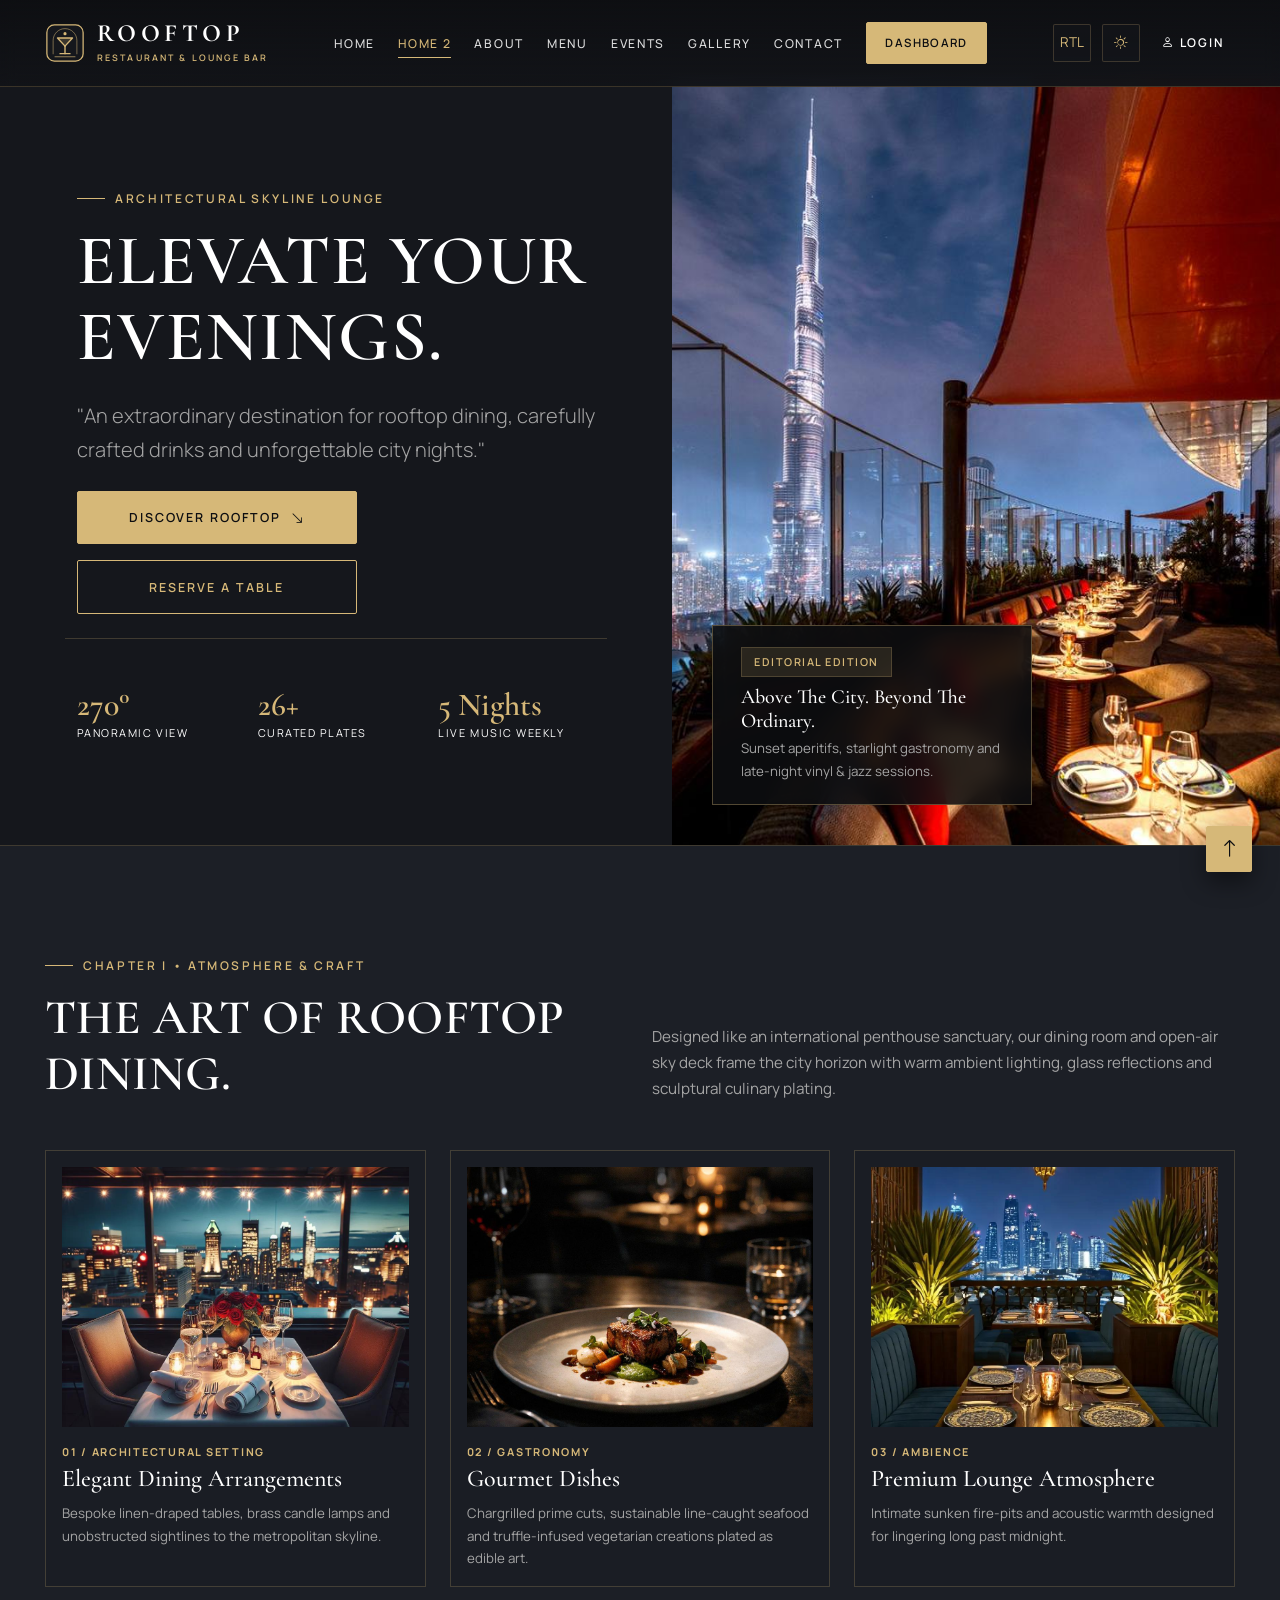
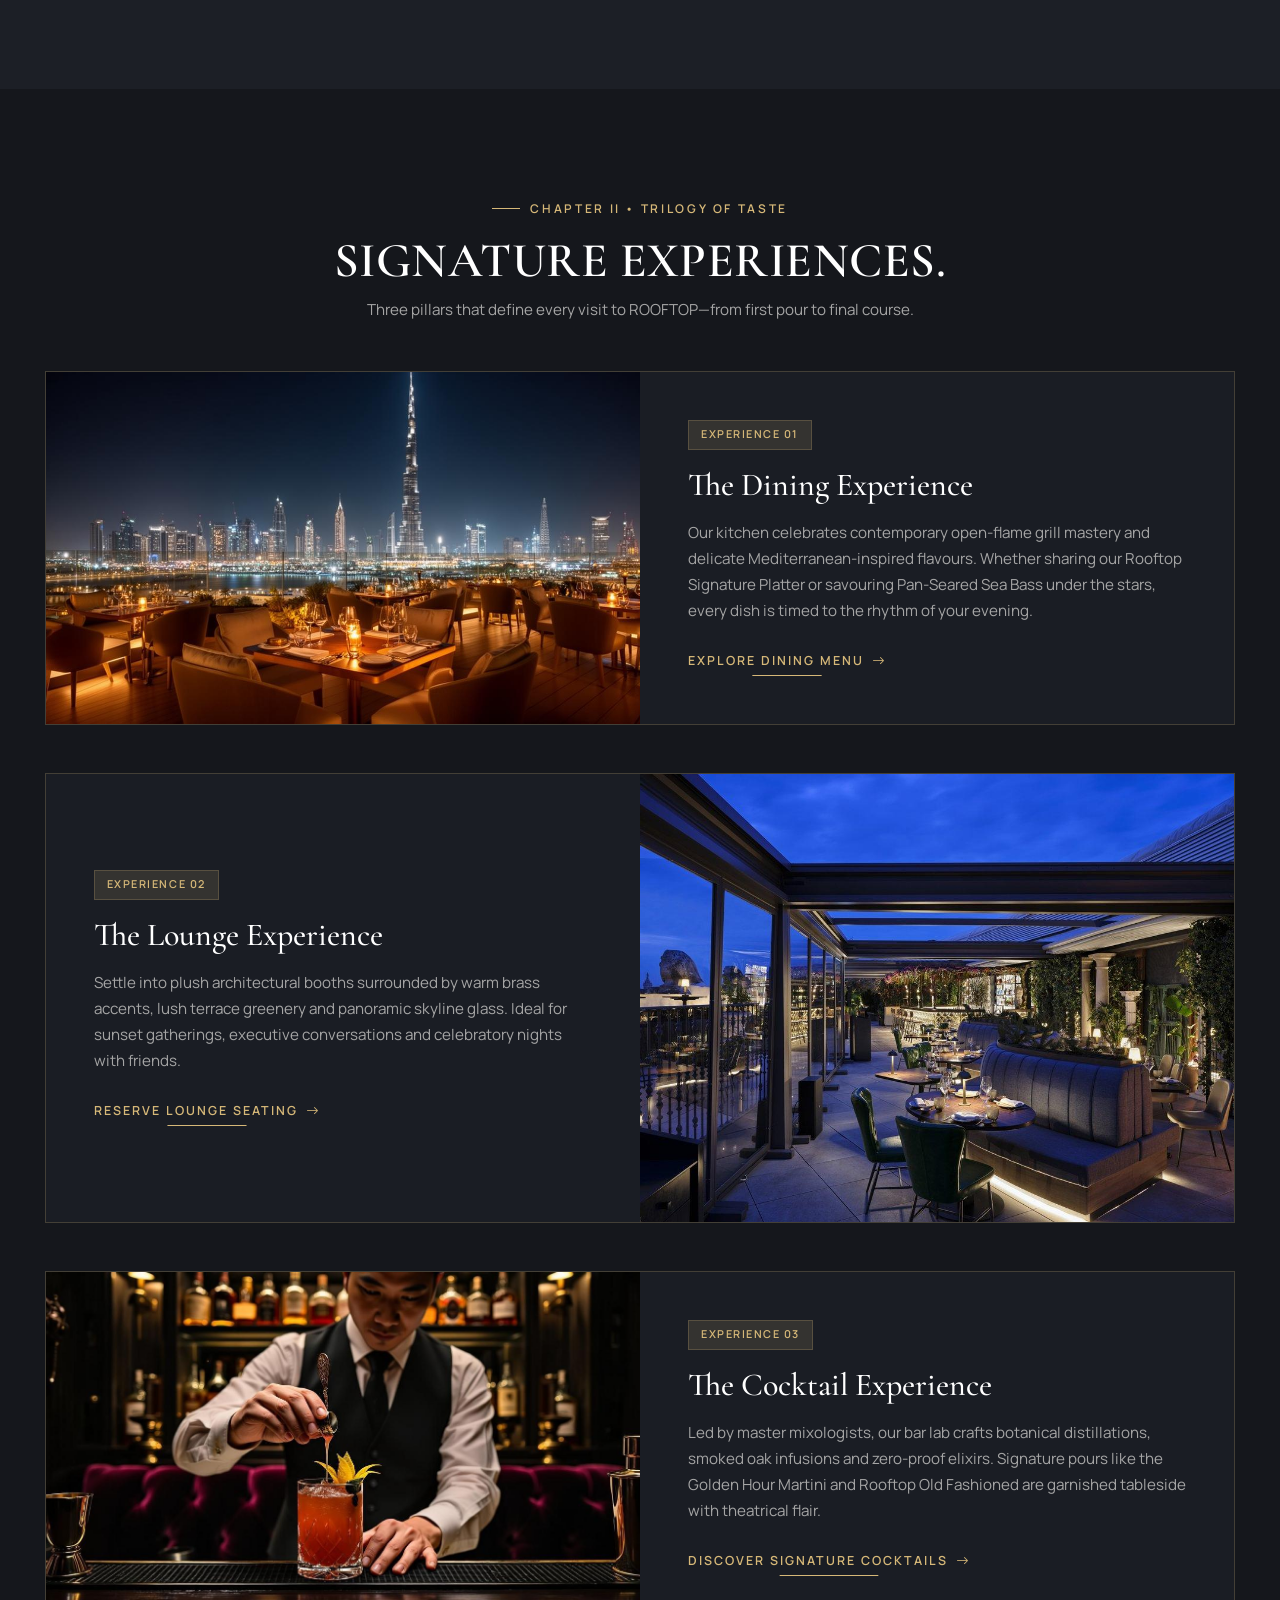
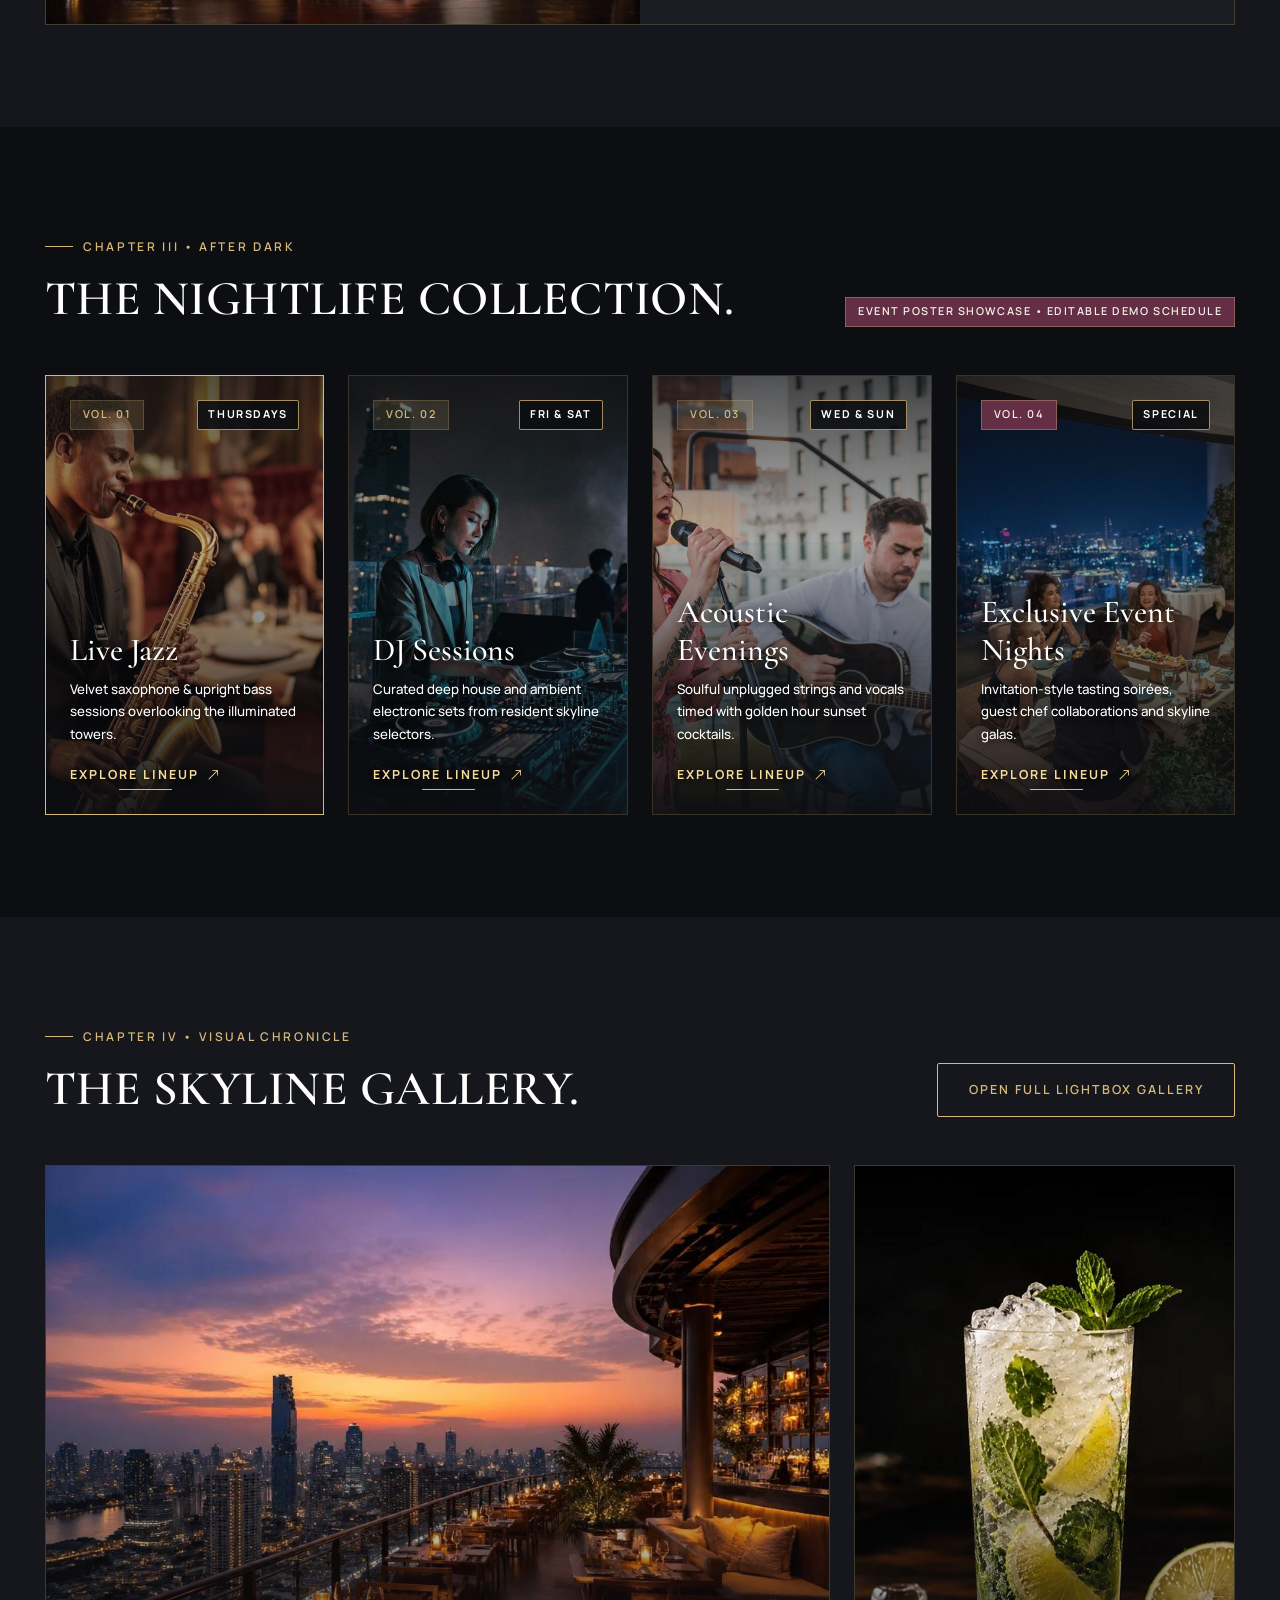
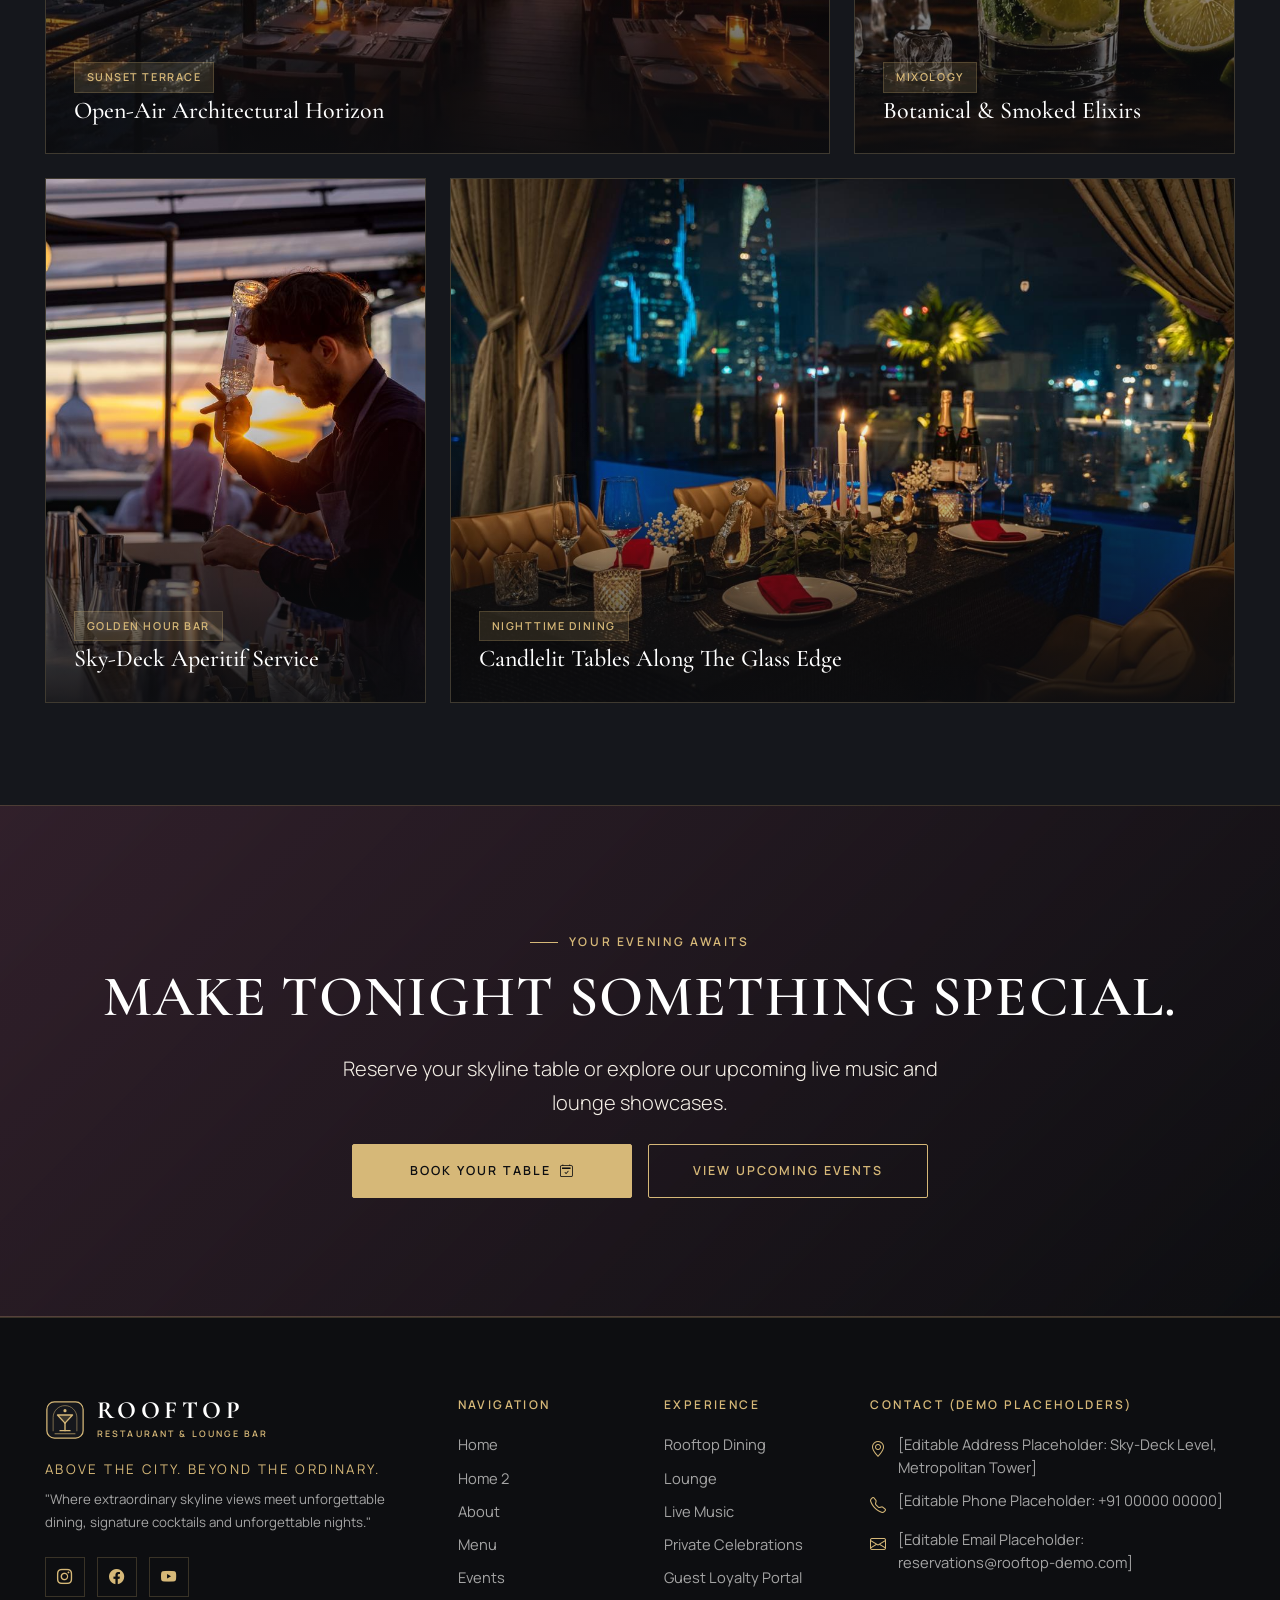
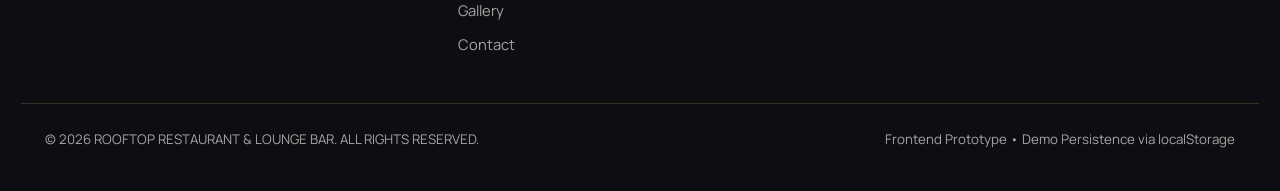
<file: home-2.html>
<!DOCTYPE html>
<html lang="en" data-theme="dark" dir="ltr">
<head>
  <meta charset="UTF-8">
  <meta name="viewport" content="width=device-width, initial-scale=1.0">
  <title>ROOFTOP — Home 2 Editorial Luxury | Elevate Your Evenings</title>
  <!-- Favicon matching brand logo -->
  <link rel="icon" type="image/svg+xml" href="assets/images/favicon.svg">
  <link rel="icon" type="image/png" sizes="32x32" href="assets/images/favicon-32x32.png">
  <link rel="apple-touch-icon" sizes="180x180" href="assets/images/apple-touch-icon.png">
  <meta name="description" content="An extraordinary destination for rooftop dining, carefully crafted drinks and unforgettable city nights.">
  <link href="https://cdn.jsdelivr.net/npm/bootstrap@5.3.3/dist/css/bootstrap.min.css" rel="stylesheet">
  <link href="https://cdn.jsdelivr.net/npm/bootstrap-icons@1.11.3/font/bootstrap-icons.min.css" rel="stylesheet">
  <link rel="stylesheet" href="assets/css/style.css?v=6">
  <style id="rooftop-critical-fixes">
        /* Remove white shade on all images & overlays in Light Mode + High-Contrast Hero Headings */
    .hero-overlay,
    [data-theme="light"] .hero-overlay,
    .page-hero .hero-overlay,
    [data-theme="light"] .page-hero .hero-overlay {
      background: linear-gradient(180deg, rgba(13, 14, 17, 0.72) 0%, rgba(13, 14, 17, 0.62) 50%, rgba(13, 14, 17, 0.85) 100%) !important;
    }
    .hero-bg-media, .page-hero .hero-bg-media, [data-theme="light"] .page-hero .hero-bg-media,
    .cta-bg-media, [data-theme="light"] .cta-bg-media {
      opacity: 1 !important;
    }
    .page-hero, #final-reservation-cta {
      background-color: #0D0E11 !important;
    }
    .hero-cinematic h1, .hero-cinematic .display-hero, .hero-cinematic .text-white,
    .page-hero h1, .page-hero .display-hero, .page-hero .text-white,
    #final-reservation-cta h2, #final-reservation-cta .text-white,
    [data-theme="light"] .hero-cinematic h1, [data-theme="light"] .hero-cinematic .display-hero, [data-theme="light"] .hero-cinematic .text-white,
    [data-theme="light"] .page-hero h1, [data-theme="light"] .page-hero .display-hero, [data-theme="light"] .page-hero .text-white,
    [data-theme="light"] #final-reservation-cta h2, [data-theme="light"] #final-reservation-cta .text-white {
      color: #FFFFFF !important;
      text-shadow: 0 3px 18px rgba(0, 0, 0, 0.9) !important;
    }
    .hero-cinematic .shimmer-text, [data-theme="light"] .hero-cinematic .shimmer-text {
      background: linear-gradient(90deg, #FFFFFF 0%, #F5DC9B 50%, #FFFFFF 100%) !important;
      background-size: 200% auto !important;
      -webkit-background-clip: text !important;
      background-clip: text !important;
      -webkit-text-fill-color: transparent !important;
      filter: drop-shadow(0 3px 12px rgba(0, 0, 0, 0.85));
    }
    .hero-cinematic .eyebrow-label, .page-hero .eyebrow-label, #final-reservation-cta .eyebrow-label,
    [data-theme="light"] .hero-cinematic .eyebrow-label, [data-theme="light"] .page-hero .eyebrow-label, [data-theme="light"] #final-reservation-cta .eyebrow-label {
      color: #F5DC9B !important;
      font-weight: 700 !important;
      text-shadow: 0 2px 10px rgba(0, 0, 0, 0.9) !important;
    }
    .hero-cinematic .eyebrow-label::before, .page-hero .eyebrow-label::before, #final-reservation-cta .eyebrow-label::before,
    [data-theme="light"] .hero-cinematic .eyebrow-label::before, [data-theme="light"] .page-hero .eyebrow-label::before, [data-theme="light"] #final-reservation-cta .eyebrow-label::before {
      background-color: #F5DC9B !important;
    }
    .hero-cinematic .lead, .page-hero .lead, #final-reservation-cta .lead,
    [data-theme="light"] .hero-cinematic .lead, [data-theme="light"] .page-hero .lead, [data-theme="light"] #final-reservation-cta .lead {
      color: #FFFFFF !important;
      text-shadow: 0 2px 10px rgba(0, 0, 0, 0.9) !important;
    }
    .hero-editorial-left h1, .hero-editorial-left .display-hero {
      color: #FFFFFF !important;
    }
    [data-theme="light"] .hero-editorial-left h1, [data-theme="light"] .hero-editorial-left .display-hero {
      color: #0D0E11 !important;
      font-weight: 700 !important;
    }
    [data-theme="light"] .hero-editorial-left .eyebrow-label {
      color: #5C410D !important;
      font-weight: 700 !important;
    }
    [data-theme="light"] .hero-editorial-left .lead {
      color: #1E1D1B !important;
      font-weight: 500 !important;
    }
    .experience-card-overlay, [data-theme="light"] .experience-card-overlay {
      background: linear-gradient(180deg, rgba(13,14,17,0) 40%, rgba(13,14,17,0.88) 100%) !important;
    }
    [data-theme="light"] .experience-card-overlay h2, [data-theme="light"] .experience-card-overlay h3,
    [data-theme="light"] .skyline-caption h3, [data-theme="light"] .skyline-caption h4, [data-theme="light"] .skyline-caption .text-white,
    [data-theme="light"] .nightlife-poster-overlay h3, [data-theme="light"] .nightlife-poster-overlay .h4, [data-theme="light"] .nightlife-poster-overlay .text-white,
    [data-theme="light"] .gallery-hover-info h3, [data-theme="light"] .gallery-hover-info .h4, [data-theme="light"] .gallery-hover-info .text-white,
    [data-theme="light"] .theme-overlay-box h2, [data-theme="light"] .theme-overlay-box .text-white,
    [data-theme="light"] .editorial-floating-card h2, [data-theme="light"] .editorial-floating-card .text-white {
      color: #FFFFFF !important;
    }
    [data-theme="light"] .experience-card-overlay p, [data-theme="light"] .skyline-caption p, [data-theme="light"] .skyline-caption .small,
    [data-theme="light"] .nightlife-poster-overlay p, [data-theme="light"] .nightlife-poster-overlay .small,
    [data-theme="light"] .theme-overlay-box p, [data-theme="light"] .editorial-floating-card p {
      color: rgba(244, 239, 230, 0.92) !important;
    }
    .skyline-caption, [data-theme="light"] .skyline-caption {
      background: linear-gradient(180deg, transparent 45%, rgba(13, 14, 17, 0.88) 100%) !important;
    }
    .nightlife-poster-overlay, [data-theme="light"] .nightlife-poster-overlay {
      background: linear-gradient(180deg, rgba(13, 14, 17, 0.72) 0%, rgba(13, 14, 17, 0.28) 38%, rgba(13, 14, 17, 0.94) 100%) !important;
    }
    .nightlife-poster-overlay h3, [data-theme="light"] .nightlife-poster-overlay h3,
    [data-theme="light"] .nightlife-poster-overlay .text-white {
      color: #FFFFFF !important;
      text-shadow: 0 2px 10px rgba(0, 0, 0, 0.85) !important;
    }
    .nightlife-poster-overlay p, [data-theme="light"] .nightlife-poster-overlay p,
    .nightlife-poster-overlay p.small, [data-theme="light"] .nightlife-poster-overlay p.small {
      color: #FFFFFF !important;
      font-weight: 500 !important;
      text-shadow: 0 1px 8px rgba(0, 0, 0, 0.85) !important;
    }
    .nightlife-poster-overlay .link-gold-underline,
    [data-theme="light"] .nightlife-poster-overlay .link-gold-underline {
      color: #F5DC9B !important;
      border-bottom-color: #F5DC9B !important;
      font-weight: 700 !important;
      text-shadow: 0 1px 6px rgba(0, 0, 0, 0.85) !important;
    }
    .nightlife-day-tag, [data-theme="light"] .nightlife-day-tag {
      background-color: rgba(13, 14, 17, 0.9) !important;
      color: #FFFFFF !important;
      border: 1px solid rgba(214, 184, 120, 0.75) !important;
      padding: 0.3rem 0.65rem !important;
      font-size: 0.68rem !important;
      font-weight: 700 !important;
      letter-spacing: 0.15em !important;
      border-radius: 2px !important;
    }
    [data-theme="light"] #nightlife-collection .eyebrow-label {
      color: #5C410D !important;
      font-weight: 700 !important;
    }
    .gallery-hover-info, [data-theme="light"] .gallery-hover-info {
      background: linear-gradient(180deg, rgba(13, 14, 17, 0.12) 0%, rgba(13, 14, 17, 0.45) 45%, rgba(13, 14, 17, 0.92) 100%) !important;
    }
    .gallery-item img, .gallery-item:hover img,
    .event-poster-img img, .event-poster-card:hover .event-poster-img img {
      filter: none !important;
      opacity: 1 !important;
    }
    .theme-overlay-box, [data-theme="light"] .theme-overlay-box,
    .editorial-floating-card, [data-theme="light"] .editorial-floating-card {
      background: rgba(13, 14, 17, 0.86) !important;
      color: #FFFFFF !important;
    }
    /* High-contrast badges on cards & images */
    .menu-card-badges .badge-gold, [data-theme="light"] .menu-card-badges .badge-gold,
    [data-theme="light"] .hero-cinematic .badge-gold, [data-theme="light"] .experience-card-overlay .badge-gold,
    [data-theme="light"] .skyline-caption .badge-gold, [data-theme="light"] .nightlife-poster-overlay .badge-gold,
    [data-theme="light"] .gallery-hover-info .badge-gold, [data-theme="light"] .theme-overlay-box .badge-gold,
    [data-theme="light"] .editorial-floating-card .badge-gold {
      background-color: rgba(13, 14, 17, 0.94) !important;
      color: #FFFFFF !important;
      border: 1.5px solid #D6B878 !important;
      font-weight: 700 !important;
      box-shadow: 0 4px 12px rgba(0, 0, 0, 0.45) !important;
    }
    .menu-card-badges .veg-indicator, [data-theme="light"] .menu-card-badges .veg-indicator {
      background-color: rgba(13, 14, 17, 0.94) !important;
      color: #5CE6A0 !important;
      border: 1.5px solid #35A66E !important;
      font-weight: 700 !important;
      box-shadow: 0 4px 12px rgba(0, 0, 0, 0.45) !important;
    }
    /* High-contrast buttons & uniform button sizes across Hero, Home 2 Hero, Filter Pills & CTAs */
    [data-theme="light"] .btn-outline-gold {
      color: #15171C !important;
      border-color: #846422 !important;
      font-weight: 700 !important;
    }
    [data-theme="light"] .btn-outline-gold:hover {
      background-color: var(--champagne-gold) !important;
      color: #FFFFFF !important;
    }
    .hero-cinematic .btn-outline-gold, #final-reservation-cta .btn-outline-gold,
    [data-theme="light"] .hero-cinematic .btn-outline-gold, [data-theme="light"] #final-reservation-cta .btn-outline-gold {
      background-color: rgba(13, 14, 17, 0.78) !important;
      color: #FFFFFF !important;
      border: 1.5px solid #D6B878 !important;
      font-weight: 700 !important;
    }
    .hero-cta-group .btn-gold, .hero-cta-group .btn-outline-gold,
    .hero-cinematic .btn-gold, .hero-cinematic .btn-outline-gold,
    .hero-editorial-left .btn-gold, .hero-editorial-left .btn-outline-gold,
    #final-reservation-cta .btn-gold, #final-reservation-cta .btn-outline-gold,
    #home2-final-cta .btn-gold, #home2-final-cta .btn-outline-gold,
    #featured-event .btn-gold, #featured-event .btn-outline-gold,
    #hospitality-experience .btn-gold, #hospitality-experience .btn-outline-gold,
    #about-final-cta .btn-gold, #about-final-cta .btn-outline-gold {
      width: 280px !important;
      min-width: 0 !important;
      max-width: 100% !important;
      min-height: 52px !important;
      padding-inline: 1rem !important;
      display: inline-flex !important;
      align-items: center !important;
      justify-content: center !important;
      text-align: center !important;
      box-sizing: border-box !important;
    }
    .filter-pill-btn {
      min-width: 240px !important;
      min-height: 44px !important;
      display: inline-flex !important;
      align-items: center !important;
      justify-content: center !important;
      text-align: center !important;
    }
    @media (max-width: 767.98px) {
      .hero-cta-group {
        flex-direction: column !important;
        align-items: center !important;
      }
      .hero-cta-group .btn-gold, .hero-cta-group .btn-outline-gold,
      .hero-cinematic .btn-gold, .hero-cinematic .btn-outline-gold,
      .hero-editorial-left .btn-gold, .hero-editorial-left .btn-outline-gold,
      #final-reservation-cta .btn-gold, #final-reservation-cta .btn-outline-gold,
      #home2-final-cta .btn-gold, #home2-final-cta .btn-outline-gold,
      #about-final-cta .btn-gold, #about-final-cta .btn-outline-gold,
      #featured-event .btn-gold, #featured-event .btn-outline-gold,
      #hospitality-experience .btn-gold, #hospitality-experience .btn-outline-gold,
      .d-flex.flex-wrap > .btn-gold, .d-flex.flex-wrap > .btn-outline-gold {
        width: 280px !important;
        max-width: 100% !important;
        min-width: 0 !important;
        min-height: 50px !important;
        padding-inline: 1rem !important;
        justify-content: center !important;
        box-sizing: border-box !important;
      }
      #featured-event .btn-gold, #featured-event .btn-outline-gold {
        width: 240px !important;
      }
      .hero-cinematic .hero-cta-group, .hero-editorial-left .hero-cta-group, #featured-event .hero-cta-group, #hospitality-experience .hero-cta-group {
        align-items: flex-start !important;
      }
      .filter-pills {
        flex-direction: column !important;
        align-items: center !important;
      }
      .filter-pill-btn {
        width: 260px !important;
        max-width: 100% !important;
        min-width: 260px !important;
        min-height: 44px !important;
      }
    }
    /* Floating Back-to-Top Button */
    .scroll-top-btn {
      position: fixed;
      inset-block-end: 1.75rem;
      inset-inline-end: 1.75rem;
      z-index: 1038;
      width: 46px;
      height: 46px;
      border-radius: 2px;
      background-color: #D6B878;
      color: #0D0E11 !important;
      border: 1.5px solid #D6B878;
      display: inline-flex;
      align-items: center;
      justify-content: center;
      font-size: 1.2rem;
      cursor: pointer;
      box-shadow: 0 10px 25px rgba(0, 0, 0, 0.45);
      opacity: 1;
      visibility: visible;
      transition: all 0.3s ease;
    }
    [data-theme="light"] .scroll-top-btn {
      background-color: #15171C;
      color: #D6B878 !important;
      border: 1.5px solid #D6B878;
    }
    .brand-logo-icon, .auth-brand-badge .brand-logo-icon { width: 40px !important; height: 40px !important; min-width: 40px !important; min-height: 40px !important; flex-shrink: 0 !important; }

    /* Footer Alignment (LTR & RTL) */
    .site-footer .footer-links li {
      display: flex !important;
      align-items: flex-start !important;
      color: var(--text-muted) !important;
      font-size: 0.92rem !important;
      line-height: 1.55 !important;
    }
    .site-footer .footer-links li > i {
      flex-shrink: 0 !important;
      margin-block-start: 0.22rem !important;
      color: var(--champagne-gold) !important;
      margin-inline-end: 0.75rem !important;
      margin-inline-start: 0 !important;
      font-size: 1rem !important;
    }
    .site-footer .footer-links li > span {
      flex: 1 !important;
      min-width: 0 !important;
    }
    [dir="rtl"] .site-footer .footer-links {
      text-align: right !important;
      padding-right: 0 !important;
    }
    [dir="rtl"] .site-footer .footer-links li {
      text-align: right !important;
      direction: rtl !important;
    }
    [dir="rtl"] .site-footer .footer-links li > i {
      margin-inline-end: 0.75rem !important;
      margin-inline-start: 0 !important;
      margin-right: 0 !important;
      margin-left: 0.75rem !important;
    }
    [dir="rtl"] .site-footer .footer-links li > span {
      text-align: right !important;
      direction: rtl !important;
      unicode-bidi: plaintext !important;
    }
  </style>
</head>
<body>

  <!-- ========================================================================
       GLOBAL STICKY HEADER & NAVIGATION (SECTION 9)
       ======================================================================== -->
  <header class="site-header">
    <div class="container-luxury">
      <nav class="navbar-rooftop" aria-label="Primary Navigation">
        <a href="index.html" class="brand-logo" aria-label="ROOFTOP Restaurant & Lounge Bar Home">
          <svg class="brand-logo-icon" viewBox="0 0 64 64" fill="none" xmlns="http://www.w3.org/2000/svg">
            <rect x="3" y="3" width="58" height="58" rx="12" fill="#15171C" stroke="#D6B878" stroke-width="2"/>
            <path d="M13 50V28C13 17.5066 21.5066 9 32 9C42.4934 9 51 17.5066 51 28V50" stroke="#D6B878" stroke-width="1.5" stroke-opacity="0.55"/>
            <path d="M20 24H44L32 37L20 24Z" fill="#D6B878" fill-opacity="0.2" stroke="#D6B878" stroke-width="2.2" stroke-linejoin="round"/>
            <path d="M32 37V49" stroke="#D6B878" stroke-width="2.2" stroke-linecap="round"/>
            <path d="M24 49H40" stroke="#D6B878" stroke-width="2.2" stroke-linecap="round"/>
            <circle cx="32" cy="17" r="2.5" fill="#D6B878"/>
            <path d="M16 54H48" stroke="#D6B878" stroke-width="1.5" stroke-linecap="round" stroke-opacity="0.7"/>
          </svg>
          <div class="brand-logo-text">
            <span class="brand-wordmark">ROOFTOP</span>
            <span class="brand-subtitle">RESTAURANT &amp; LOUNGE BAR</span>
          </div>
        </a>

        <ul class="nav-center">
          <li><a href="index.html" class="nav-link-rooftop">Home</a></li>
          <li><a href="home-2.html" class="nav-link-rooftop active">Home 2</a></li>
          <li><a href="about.html" class="nav-link-rooftop">About</a></li>
          <li><a href="menu.html" class="nav-link-rooftop">Menu</a></li>
          <li><a href="events.html" class="nav-link-rooftop">Events</a></li>
          <li><a href="gallery.html" class="nav-link-rooftop">Gallery</a></li>
          <li><a href="contact.html" class="nav-link-rooftop">Contact</a></li>
          <li><a href="dashboard.html" class="btn-gold btn-header-reserve">Dashboard</a></li>
        </ul>

        <div class="nav-actions">
          <button type="button" class="icon-btn" data-rtl-toggle title="Toggle LTR/RTL Direction">
            <span class="dir-label">RTL</span>
          </button>
          <button type="button" class="icon-btn" data-theme-toggle title="Toggle Dark/Light Mode">
            <i class="bi bi-sun"></i>
          </button>
          <a href="login.html" class="nav-login-link"><i class="bi bi-person me-1"></i>Login</a>
          <button type="button" class="hamburger-btn" id="mobileMenuOpenBtn" aria-label="Open Navigation Menu">
            <i class="bi bi-list"></i>
          </button>
        </div>
      </nav>
    </div>
  </header>

  <!-- Mobile Slide-Out Navigation Drawer -->
  <div class="mobile-menu-backdrop" id="mobileMenuBackdrop"></div>
  <aside class="mobile-menu-drawer" id="mobileMenuDrawer" aria-label="Mobile Navigation">
    <div>
      <div class="d-flex justify-content-between align-items-center pb-3 border-bottom" style="border-color: var(--subtle-border) !important;">
        <a href="index.html" class="brand-logo">
          <svg class="brand-logo-icon" viewBox="0 0 64 64" fill="none" xmlns="http://www.w3.org/2000/svg">
            <rect x="3" y="3" width="58" height="58" rx="12" fill="#15171C" stroke="#D6B878" stroke-width="2"/>
            <path d="M13 50V28C13 17.5066 21.5066 9 32 9C42.4934 9 51 17.5066 51 28V50" stroke="#D6B878" stroke-width="1.5" stroke-opacity="0.55"/>
            <path d="M20 24H44L32 37L20 24Z" fill="#D6B878" fill-opacity="0.2" stroke="#D6B878" stroke-width="2.2" stroke-linejoin="round"/>
            <path d="M32 37V49" stroke="#D6B878" stroke-width="2.2" stroke-linecap="round"/>
            <path d="M24 49H40" stroke="#D6B878" stroke-width="2.2" stroke-linecap="round"/>
            <circle cx="32" cy="17" r="2.5" fill="#D6B878"/>
            <path d="M16 54H48" stroke="#D6B878" stroke-width="1.5" stroke-linecap="round" stroke-opacity="0.7"/>
          </svg>
          <div class="brand-logo-text">
          <span class="brand-wordmark">ROOFTOP</span>
          <span class="brand-subtitle">RESTAURANT &amp; LOUNGE BAR</span>
        </div>
        </a>
        <button type="button" class="icon-btn" id="mobileMenuCloseBtn" aria-label="Close Navigation Menu">
          <i class="bi bi-x-lg"></i>
        </button>
      </div>
      <ul class="mobile-nav-list">
        <li><a href="index.html">Home</a></li>
        <li><a href="home-2.html" class="active">Home 2</a></li>
        <li><a href="about.html">About</a></li>
        <li><a href="menu.html">Menu</a></li>
        <li><a href="events.html">Events</a></li>
        <li><a href="gallery.html">Gallery</a></li>
        <li><a href="contact.html">Contact</a></li>
        <li><a href="dashboard.html">Dashboard</a></li>
        <li><a href="login.html"><i class="bi bi-person-circle me-2" style="color:var(--champagne-gold);"></i>Guest Login</a></li>
      </ul>
    </div>
    <div class="pt-3 border-top" style="border-color: var(--subtle-border) !important;">
      <div class="d-flex gap-2 mb-3">
        <button type="button" class="btn-outline-gold w-50 py-2" data-theme-toggle>
          <i class="bi bi-sun"></i> <span class="theme-label">Light Mode</span>
        </button>
        <button type="button" class="btn-outline-gold w-50 py-2" data-rtl-toggle>
          <i class="bi bi-arrow-left-right"></i> <span class="dir-label">RTL</span>
        </button>
      </div>
      <a href="dashboard.html" class="btn-gold w-100">Dashboard</a>
    </div>
  </aside>

  <main>
    <!-- ======================================================================
         SECTION 1 – EDITORIAL HERO (SPLIT-SCREEN COMPOSITION)
         ====================================================================== -->
    <section class="hero-editorial-split" id="editorial-hero">
      <div class="hero-editorial-left">
        <span class="eyebrow-label">ARCHITECTURAL SKYLINE LOUNGE</span>
        <h1 class="display-hero mb-4">
          ELEVATE YOUR EVENINGS.
        </h1>
        <p class="lead mb-4" style="max-width: 540px;">
          "An extraordinary destination for rooftop dining, carefully crafted drinks and unforgettable city nights."
        </p>
        <div class="d-flex flex-wrap gap-3 mb-5 hero-cta-group">
          <a href="#art-of-dining" class="btn-gold" style="width: 280px; min-width: 280px; max-width: 100%; min-height: 52px; padding-inline: 1rem; justify-content: center; box-sizing: border-box;">
            DISCOVER ROOFTOP <i class="bi bi-arrow-down-right"></i>
          </a>
          <a href="dashboard.html#book-table" class="btn-outline-gold" style="width: 280px; min-width: 280px; max-width: 100%; min-height: 52px; padding-inline: 1rem; justify-content: center; box-sizing: border-box;">
            RESERVE A TABLE
          </a>
        </div>

        <div class="row g-4 pt-4 border-top" style="border-color: var(--subtle-border) !important;">
          <div class="col-4">
            <div class="font-heading h2 mb-0" style="color: var(--champagne-gold);">270°</div>
            <div class="small text-uppercase" style="font-size: 0.68rem; letter-spacing: 0.14em;">Panoramic View</div>
          </div>
          <div class="col-4">
            <div class="font-heading h2 mb-0" style="color: var(--champagne-gold);">26+</div>
            <div class="small text-uppercase" style="font-size: 0.68rem; letter-spacing: 0.14em;">Curated Plates</div>
          </div>
          <div class="col-4">
            <div class="font-heading h2 mb-0" style="color: var(--champagne-gold);">5 Nights</div>
            <div class="small text-uppercase" style="font-size: 0.68rem; letter-spacing: 0.14em;">Live Music Weekly</div>
          </div>
        </div>
      </div>

      <div class="hero-editorial-right">
        <img
          src="assets/images/0LTb-WTREsjR.jpg"
          alt="Luxury rooftop lounge overlooking the city skyline at night"
        >
        <div class="editorial-floating-card float-anim">
          <span class="badge-gold mb-2">EDITORIAL EDITION</span>
          <h2 class="h5 text-white mb-1">Above The City. Beyond The Ordinary.</h2>
          <p class="small mb-0" style="color: var(--text-muted);">Sunset aperitifs, starlight gastronomy and late-night vinyl &amp; jazz sessions.</p>
        </div>
      </div>
    </section>

    <!-- ======================================================================
         SECTION 2 – THE ART OF ROOFTOP DINING
         ====================================================================== -->
    <section class="section-padding surface-ivory" id="art-of-dining">
      <div class="container-luxury">
        <div class="row align-items-end mb-5 reveal-up">
          <div class="col-lg-6">
            <span class="eyebrow-label">CHAPTER I • ATMOSPHERE &amp; CRAFT</span>
            <h2 class="section-title mb-0">THE ART OF ROOFTOP DINING.</h2>
          </div>
          <div class="col-lg-6">
            <p class="mb-0">
              Designed like an international penthouse sanctuary, our dining room and open-air sky deck frame the city horizon with warm ambient lighting, glass reflections and sculptural culinary plating.
            </p>
          </div>
        </div>

        <!-- 3-Card Balanced Alignment Layout -->
        <div class="row g-4 align-items-stretch justify-content-center">
          <div class="col-lg-4 col-md-6 reveal-up">
            <div class="p-3 border h-100 d-flex flex-column" style="border-color: var(--subtle-border) !important; background: var(--card-bg);">
              <img
                src="assets/images/XhTFMLQC79Yq.jpg"
                alt="Elegant dining arrangements on the terrace"
                style="aspect-ratio: 4/3; object-fit: cover; width: 100%;"
                loading="lazy"
              >
              <div class="pt-3 d-flex flex-column flex-grow-1">
                <span class="text-uppercase fw-bold" style="font-size:0.68rem; letter-spacing:0.16em; color:var(--champagne-gold);">01 / ARCHITECTURAL SETTING</span>
                <h3 class="h4 mt-1 mb-2">Elegant Dining Arrangements</h3>
                <p class="small mb-0 flex-grow-1">Bespoke linen-draped tables, brass candle lamps and unobstructed sightlines to the metropolitan skyline.</p>
              </div>
            </div>
          </div>

          <div class="col-lg-4 col-md-6 reveal-up">
            <div class="p-3 border h-100 d-flex flex-column" style="border-color: var(--subtle-border) !important; background: var(--card-bg);">
              <img
                src="assets/images/k-AcZ5I_xCdz.jpg"
                alt="Gourmet dishes presented with culinary precision"
                style="aspect-ratio: 4/3; object-fit: cover; width: 100%;"
                loading="lazy"
              >
              <div class="pt-3 d-flex flex-column flex-grow-1">
                <span class="text-uppercase fw-bold" style="font-size:0.68rem; letter-spacing:0.16em; color:var(--champagne-gold);">02 / GASTRONOMY</span>
                <h3 class="h4 mt-1 mb-2">Gourmet Dishes</h3>
                <p class="small mb-0 flex-grow-1">Chargrilled prime cuts, sustainable line-caught seafood and truffle-infused vegetarian creations plated as edible art.</p>
              </div>
            </div>
          </div>

          <div class="col-lg-4 col-md-6 mx-md-auto mx-lg-0 reveal-up">
            <div class="p-3 border h-100 d-flex flex-column" style="border-color: var(--subtle-border) !important; background: var(--card-bg);">
              <img
                src="assets/images/CslP5rRvnt--.jpg"
                alt="Premium lounge atmosphere at night"
                style="aspect-ratio: 4/3; object-fit: cover; width: 100%;"
                loading="lazy"
              >
              <div class="pt-3 d-flex flex-column flex-grow-1">
                <span class="text-uppercase fw-bold" style="font-size:0.68rem; letter-spacing:0.16em; color:var(--champagne-gold);">03 / AMBIENCE</span>
                <h3 class="h4 mt-1 mb-2">Premium Lounge Atmosphere</h3>
                <p class="small mb-0 flex-grow-1">Intimate sunken fire-pits and acoustic warmth designed for lingering long past midnight.</p>
              </div>
            </div>
          </div>
        </div>
      </div>
    </section>

    <!-- ======================================================================
         SECTION 3 – SIGNATURE EXPERIENCES
         ====================================================================== -->
    <section class="section-padding surface-charcoal" id="signature-experiences">
      <div class="container-luxury">
        <div class="text-center mb-5 reveal-up">
          <span class="eyebrow-label">CHAPTER II • TRILOGY OF TASTE</span>
          <h2 class="section-title mb-2">SIGNATURE EXPERIENCES.</h2>
          <p class="mx-auto" style="max-width: 620px;">Three pillars that define every visit to ROOFTOP—from first pour to final course.</p>
        </div>

        <div class="d-flex flex-column gap-5">
          <!-- Pillar 1: The Dining Experience -->
          <div class="row g-0 align-items-stretch border reveal-up" style="border-color: var(--subtle-border) !important; background: var(--card-bg);">
            <div class="col-lg-6">
              <img src="assets/images/a53r4NAtYaum.jpg" alt="The Dining Experience" class="w-100 h-100 object-fit-cover" style="min-height: 340px;" loading="lazy">
            </div>
            <div class="col-lg-6 p-4 p-xl-5 d-flex flex-column justify-content-center">
              <span class="badge-gold align-self-start mb-3">EXPERIENCE 01</span>
              <h3 class="h2 mb-3">The Dining Experience</h3>
              <p class="mb-4">
                Our kitchen celebrates contemporary open-flame grill mastery and delicate Mediterranean-inspired flavours. Whether sharing our Rooftop Signature Platter or savouring Pan-Seared Sea Bass under the stars, every dish is timed to the rhythm of your evening.
              </p>
              <div>
                <a href="menu.html" class="link-gold-underline">Explore Dining Menu <i class="bi bi-arrow-right"></i></a>
              </div>
            </div>
          </div>

          <!-- Pillar 2: The Lounge Experience -->
          <div class="row g-0 align-items-stretch border flex-lg-row-reverse reveal-up" style="border-color: var(--subtle-border) !important; background: var(--card-bg);">
            <div class="col-lg-6">
              <img src="assets/images/NejsC5A0Wkcs.jpg" alt="The Lounge Experience" class="w-100 h-100 object-fit-cover" style="min-height: 340px;" loading="lazy">
            </div>
            <div class="col-lg-6 p-4 p-xl-5 d-flex flex-column justify-content-center">
              <span class="badge-gold align-self-start mb-3">EXPERIENCE 02</span>
              <h3 class="h2 mb-3">The Lounge Experience</h3>
              <p class="mb-4">
                Settle into plush architectural booths surrounded by warm brass accents, lush terrace greenery and panoramic skyline glass. Ideal for sunset gatherings, executive conversations and celebratory nights with friends.
              </p>
              <div>
                <a href="dashboard.html#book-table" class="link-gold-underline">Reserve Lounge Seating <i class="bi bi-arrow-right"></i></a>
              </div>
            </div>
          </div>

          <!-- Pillar 3: The Cocktail Experience -->
          <div class="row g-0 align-items-stretch border reveal-up" style="border-color: var(--subtle-border) !important; background: var(--card-bg);">
            <div class="col-lg-6">
              <img src="assets/images/huZ5234stz9n.jpg" alt="The Cocktail Experience" class="w-100 h-100 object-fit-cover" style="min-height: 340px;" loading="lazy">
            </div>
            <div class="col-lg-6 p-4 p-xl-5 d-flex flex-column justify-content-center">
              <span class="badge-gold align-self-start mb-3">EXPERIENCE 03</span>
              <h3 class="h2 mb-3">The Cocktail Experience</h3>
              <p class="mb-4">
                Led by master mixologists, our bar lab crafts botanical distillations, smoked oak infusions and zero-proof elixirs. Signature pours like the Golden Hour Martini and Rooftop Old Fashioned are garnished tableside with theatrical flair.
              </p>
              <div>
                <a href="menu.html" class="link-gold-underline">Discover Signature Cocktails <i class="bi bi-arrow-right"></i></a>
              </div>
            </div>
          </div>
        </div>
      </div>
    </section>

    <!-- ======================================================================
         SECTION 4 – THE NIGHTLIFE COLLECTION
         ====================================================================== -->
    <section class="section-padding surface-deep-black" id="nightlife-collection">
      <div class="container-luxury">
        <div class="d-flex flex-wrap justify-content-between align-items-end gap-3 mb-5 reveal-up">
          <div>
            <span class="eyebrow-label">CHAPTER III • AFTER DARK</span>
            <h2 class="section-title mb-0">THE NIGHTLIFE COLLECTION.</h2>
          </div>
          <span class="badge-demo">Event Poster Showcase • Editable Demo Schedule</span>
        </div>

        <!-- Event Poster-Inspired Composition -->
        <div class="row g-4 reveal-up">
          <div class="col-md-6 col-lg-3">
            <div class="position-relative overflow-hidden border h-100" style="border-color: var(--champagne-gold) !important; min-height: 440px;">
              <img src="assets/images/RZ25x8DjtcAD.jpg" alt="Live Jazz Poster" class="w-100 h-100 object-fit-cover position-absolute top-0 start-0">
              <div class="position-relative z-2 h-100 d-flex flex-column justify-content-between p-4 nightlife-poster-overlay">
                <div class="d-flex justify-content-between align-items-center">
                  <span class="badge-gold">VOL. 01</span>
                  <span class="nightlife-day-tag text-uppercase">THURSDAYS</span>
                </div>
                <div>
                  <h3 class="h2 text-white mb-2" style="color: #FFFFFF !important;">Live Jazz</h3>
                  <p class="small text-white-50 mb-3" style="color: #FFFFFF !important;">Velvet saxophone &amp; upright bass sessions overlooking the illuminated towers.</p>
                  <a href="events.html" class="link-gold-underline" style="color: #F5DC9B !important;">Explore Lineup <i class="bi bi-arrow-up-right"></i></a>
                </div>
              </div>
            </div>
          </div>

          <div class="col-md-6 col-lg-3">
            <div class="position-relative overflow-hidden border h-100" style="border-color: var(--subtle-border) !important; min-height: 440px;">
              <img src="assets/images/Ss9y01lCzCKl.jpg" alt="DJ Sessions Poster" class="w-100 h-100 object-fit-cover position-absolute top-0 start-0">
              <div class="position-relative z-2 h-100 d-flex flex-column justify-content-between p-4 nightlife-poster-overlay">
                <div class="d-flex justify-content-between align-items-center">
                  <span class="badge-gold">VOL. 02</span>
                  <span class="nightlife-day-tag text-uppercase">FRI &amp; SAT</span>
                </div>
                <div>
                  <h3 class="h2 text-white mb-2" style="color: #FFFFFF !important;">DJ Sessions</h3>
                  <p class="small text-white-50 mb-3" style="color: #FFFFFF !important;">Curated deep house and ambient electronic sets from resident skyline selectors.</p>
                  <a href="events.html" class="link-gold-underline" style="color: #F5DC9B !important;">Explore Lineup <i class="bi bi-arrow-up-right"></i></a>
                </div>
              </div>
            </div>
          </div>

          <div class="col-md-6 col-lg-3">
            <div class="position-relative overflow-hidden border h-100" style="border-color: var(--subtle-border) !important; min-height: 440px;">
              <img src="assets/images/AUyNX-TjOq1B.jpg" alt="Acoustic Evenings Poster" class="w-100 h-100 object-fit-cover position-absolute top-0 start-0">
              <div class="position-relative z-2 h-100 d-flex flex-column justify-content-between p-4 nightlife-poster-overlay">
                <div class="d-flex justify-content-between align-items-center">
                  <span class="badge-gold">VOL. 03</span>
                  <span class="nightlife-day-tag text-uppercase">WED &amp; SUN</span>
                </div>
                <div>
                  <h3 class="h2 text-white mb-2" style="color: #FFFFFF !important;">Acoustic Evenings</h3>
                  <p class="small text-white-50 mb-3" style="color: #FFFFFF !important;">Soulful unplugged strings and vocals timed with golden hour sunset cocktails.</p>
                  <a href="events.html" class="link-gold-underline" style="color: #F5DC9B !important;">Explore Lineup <i class="bi bi-arrow-up-right"></i></a>
                </div>
              </div>
            </div>
          </div>

          <div class="col-md-6 col-lg-3">
            <div class="position-relative overflow-hidden border h-100" style="border-color: var(--subtle-border) !important; min-height: 440px;">
              <img src="assets/images/a4DqLqAIonbY.jpg" alt="Exclusive Event Nights Poster" class="w-100 h-100 object-fit-cover position-absolute top-0 start-0">
              <div class="position-relative z-2 h-100 d-flex flex-column justify-content-between p-4 nightlife-poster-overlay">
                <div class="d-flex justify-content-between align-items-center">
                  <span class="badge-demo">VOL. 04</span>
                  <span class="nightlife-day-tag text-uppercase">SPECIAL</span>
                </div>
                <div>
                  <h3 class="h2 text-white mb-2" style="color: #FFFFFF !important;">Exclusive Event Nights</h3>
                  <p class="small text-white-50 mb-3" style="color: #FFFFFF !important;">Invitation-style tasting soirées, guest chef collaborations and skyline galas.</p>
                  <a href="events.html" class="link-gold-underline" style="color: #F5DC9B !important;">Explore Lineup <i class="bi bi-arrow-up-right"></i></a>
                </div>
              </div>
            </div>
          </div>
        </div>
      </div>
    </section>

    <!-- ======================================================================
         SECTION 5 – THE SKYLINE GALLERY (ASYMMETRICAL COLLAGE)
         ====================================================================== -->
    <section class="section-padding surface-charcoal" id="skyline-collage">
      <div class="container-luxury">
        <div class="row align-items-end mb-5 reveal-up">
          <div class="col-lg-8">
            <span class="eyebrow-label">CHAPTER IV • VISUAL CHRONICLE</span>
            <h2 class="section-title mb-0">THE SKYLINE GALLERY.</h2>
          </div>
          <div class="col-lg-4 text-lg-end">
            <a href="gallery.html" class="btn-outline-gold">Open Full Lightbox Gallery</a>
          </div>
        </div>

        <div class="skyline-time-grid reveal-up">
          <div class="skyline-slot span-8">
            <img src="assets/images/pUze8Xur_eIo.jpg" alt="Sunset over rooftop terrace architecture" loading="lazy">
            <div class="skyline-caption">
              <span class="badge-gold align-self-start mb-1">SUNSET TERRACE</span>
              <h3 class="h4 text-white mb-0">Open-Air Architectural Horizon</h3>
            </div>
          </div>
          <div class="skyline-slot span-4">
            <img src="assets/images/CXjp2a6ti1uM.jpg" alt="Signature cocktail craft at night" loading="lazy">
            <div class="skyline-caption">
              <span class="badge-gold align-self-start mb-1">MIXOLOGY</span>
              <h3 class="h4 text-white mb-0">Botanical &amp; Smoked Elixirs</h3>
            </div>
          </div>
          <div class="skyline-slot span-4">
            <img src="assets/images/eG7CpLAfXSvX.jpg" alt="Metropolitan city lights and sunset bar" loading="lazy">
            <div class="skyline-caption">
              <span class="badge-gold align-self-start mb-1">GOLDEN HOUR BAR</span>
              <h3 class="h4 text-white mb-0">Sky-Deck Aperitif Service</h3>
            </div>
          </div>
          <div class="skyline-slot span-8">
            <img src="assets/images/9_a25Sk84fpL.jpg" alt="Nighttime rooftop fine dining table" loading="lazy">
            <div class="skyline-caption">
              <span class="badge-gold align-self-start mb-1">NIGHTTIME DINING</span>
              <h3 class="h4 text-white mb-0">Candlelit Tables Along The Glass Edge</h3>
            </div>
          </div>
        </div>
      </div>
    </section>

    <!-- ======================================================================
         SECTION 6 – FINAL CTA
         ====================================================================== -->
    <section class="section-padding surface-burgundy-accent text-center" id="home2-final-cta">
      <div class="container-luxury py-3 reveal-up">
        <span class="eyebrow-label">YOUR EVENING AWAITS</span>
        <h2 class="display-hero text-white mb-4" style="font-size: clamp(2.2rem, 4.5vw, 4rem);">
          MAKE TONIGHT SOMETHING SPECIAL.
        </h2>
        <p class="lead mx-auto mb-4" style="color: var(--text-secondary); max-width: 620px;">
          Reserve your skyline table or explore our upcoming live music and lounge showcases.
        </p>
        <div class="d-flex flex-wrap justify-content-center gap-3 hero-cta-group">
          <a href="dashboard.html#book-table" class="btn-gold" style="width: 280px; min-width: 280px; max-width: 100%; min-height: 52px; padding-inline: 1rem; justify-content: center; box-sizing: border-box;">
            BOOK YOUR TABLE <i class="bi bi-calendar2-check"></i>
          </a>
          <a href="events.html" class="btn-outline-gold" style="width: 280px; min-width: 280px; max-width: 100%; min-height: 52px; padding-inline: 1rem; justify-content: center; box-sizing: border-box;">
            VIEW UPCOMING EVENTS
          </a>
        </div>
      </div>
    </section>
  </main>

  <!-- ========================================================================
       GLOBAL PREMIUM FOOTER (SECTION 34)
       ======================================================================== -->
  <footer class="site-footer">
    <div class="container-luxury">
      <div class="row g-5 pb-5 border-bottom" style="border-color: var(--subtle-border) !important;">
        <div class="col-lg-4">
          <a href="index.html" class="brand-logo mb-3">
            <svg class="brand-logo-icon" viewBox="0 0 64 64" fill="none" xmlns="http://www.w3.org/2000/svg">
            <rect x="3" y="3" width="58" height="58" rx="12" fill="#15171C" stroke="#D6B878" stroke-width="2"/>
            <path d="M13 50V28C13 17.5066 21.5066 9 32 9C42.4934 9 51 17.5066 51 28V50" stroke="#D6B878" stroke-width="1.5" stroke-opacity="0.55"/>
            <path d="M20 24H44L32 37L20 24Z" fill="#D6B878" fill-opacity="0.2" stroke="#D6B878" stroke-width="2.2" stroke-linejoin="round"/>
            <path d="M32 37V49" stroke="#D6B878" stroke-width="2.2" stroke-linecap="round"/>
            <path d="M24 49H40" stroke="#D6B878" stroke-width="2.2" stroke-linecap="round"/>
            <circle cx="32" cy="17" r="2.5" fill="#D6B878"/>
            <path d="M16 54H48" stroke="#D6B878" stroke-width="1.5" stroke-linecap="round" stroke-opacity="0.7"/>
          </svg>
            <div class="brand-logo-text">
              <span class="brand-wordmark">ROOFTOP</span>
              <span class="brand-subtitle">RESTAURANT &amp; LOUNGE BAR</span>
            </div>
          </a>
          <p class="small text-uppercase mb-2" style="letter-spacing: 0.18em; color: var(--champagne-gold);">
            ABOVE THE CITY. BEYOND THE ORDINARY.
          </p>
          <p class="small mb-4">
            "Where extraordinary skyline views meet unforgettable dining, signature cocktails and unforgettable nights."
          </p>
          <div class="social-links">
            <a href="https://instagram.com" target="_blank" rel="noopener noreferrer" class="social-icon-link" aria-label="Instagram"><i class="bi bi-instagram"></i></a>
            <a href="https://facebook.com" target="_blank" rel="noopener noreferrer" class="social-icon-link" aria-label="Facebook"><i class="bi bi-facebook"></i></a>
            <a href="https://youtube.com" target="_blank" rel="noopener noreferrer" class="social-icon-link" aria-label="YouTube"><i class="bi bi-youtube"></i></a>
          </div>
        </div>

        <div class="col-6 col-md-4 col-lg-2">
          <h3 class="footer-heading">Navigation</h3>
          <ul class="footer-links">
            <li><a href="index.html">Home</a></li>
            <li><a href="home-2.html">Home 2</a></li>
            <li><a href="about.html">About</a></li>
            <li><a href="menu.html">Menu</a></li>
            <li><a href="events.html">Events</a></li>
            <li><a href="gallery.html">Gallery</a></li>
            <li><a href="contact.html">Contact</a></li>
          </ul>
        </div>

        <div class="col-6 col-md-4 col-lg-2">
          <h3 class="footer-heading">Experience</h3>
          <ul class="footer-links">
            <li><a href="menu.html">Rooftop Dining</a></li>
            <li><a href="home-2.html#signature-experiences">Lounge</a></li>
            <li><a href="events.html">Live Music</a></li>
            <li><a href="dashboard.html#book-table">Private Celebrations</a></li>
            <li><a href="dashboard.html#loyalty">Guest Loyalty Portal</a></li>
          </ul>
        </div>

        <div class="col-md-4 col-lg-4">
          <h3 class="footer-heading">Contact (Demo Placeholders)</h3>
          <ul class="footer-links">
            <li>
              <i class="bi bi-geo-alt" style="color:var(--champagne-gold);"></i>
              <span>[Editable Address Placeholder: Sky-Deck Level, Metropolitan Tower]</span>
            </li>
            <li>
              <i class="bi bi-telephone" style="color:var(--champagne-gold);"></i>
              <span>[Editable Phone Placeholder: +91 00000 00000]</span>
            </li>
            <li>
              <i class="bi bi-envelope" style="color:var(--champagne-gold);"></i>
              <span>[Editable Email Placeholder: reservations@rooftop-demo.com]</span>
            </li>
          </ul>
        </div>
      </div>

      <div class="d-flex flex-wrap justify-content-between align-items-center pt-4 gap-3 small" style="color: var(--muted-grey);">
        <div>© 2026 ROOFTOP RESTAURANT &amp; LOUNGE BAR. ALL RIGHTS RESERVED.</div>
        <div>Frontend Prototype • Demo Persistence via localStorage</div>
      </div>
    </div>
  </footer>

  <script src="https://cdn.jsdelivr.net/npm/bootstrap@5.3.3/dist/js/bootstrap.bundle.min.js"></script>
  <script src="assets/js/main.js?v=6"></script>
  <!-- Floating Back to Top Button -->
  <button type="button" class="scroll-top-btn" id="scrollTopBtn" aria-label="Scroll to top" title="Back to Top"><i class="bi bi-arrow-up"></i></button>
</body>
</html>
</file>
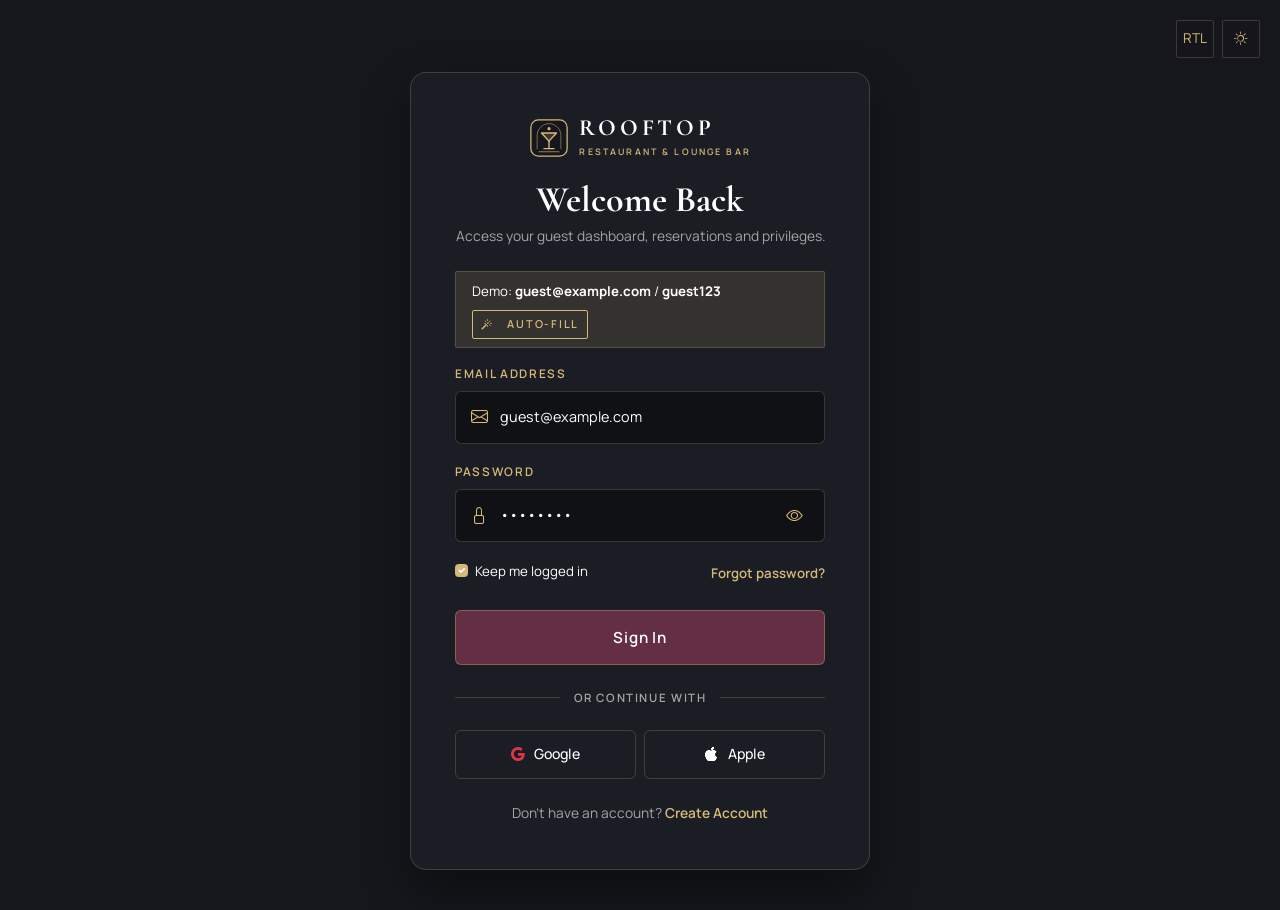
<file: login.html>
<!DOCTYPE html>
<html lang="en" data-theme="dark" dir="ltr">
<head>
  <meta charset="UTF-8">
  <meta name="viewport" content="width=device-width, initial-scale=1.0">
  <title>ROOFTOP — Welcome Back | Guest Portal Sign In</title>
  <!-- Favicon matching brand logo -->
  <link rel="icon" type="image/svg+xml" href="assets/images/favicon.svg">
  <link rel="icon" type="image/png" sizes="32x32" href="assets/images/favicon-32x32.png">
  <link rel="apple-touch-icon" sizes="180x180" href="assets/images/apple-touch-icon.png">
  <meta name="description" content="Sign in to the ROOFTOP Guest Portal to access your customer dashboard, table reservations and membership privileges.">
  <link href="https://cdn.jsdelivr.net/npm/bootstrap@5.3.3/dist/css/bootstrap.min.css" rel="stylesheet">
  <link href="https://cdn.jsdelivr.net/npm/bootstrap-icons@1.11.3/font/bootstrap-icons.min.css" rel="stylesheet">
  <link rel="stylesheet" href="assets/css/style.css?v=6">
  <link rel="stylesheet" href="assets/css/dashboard.css?v=5">
  <style id="rooftop-critical-fixes">
        /* Remove white shade on all images & overlays in Light Mode + High-Contrast Hero Headings */
    .hero-overlay,
    [data-theme="light"] .hero-overlay,
    .page-hero .hero-overlay,
    [data-theme="light"] .page-hero .hero-overlay {
      background: linear-gradient(180deg, rgba(13, 14, 17, 0.72) 0%, rgba(13, 14, 17, 0.62) 50%, rgba(13, 14, 17, 0.85) 100%) !important;
    }
    .hero-bg-media, .page-hero .hero-bg-media, [data-theme="light"] .page-hero .hero-bg-media,
    .cta-bg-media, [data-theme="light"] .cta-bg-media {
      opacity: 1 !important;
    }
    .page-hero, #final-reservation-cta {
      background-color: #0D0E11 !important;
    }
    .hero-cinematic h1, .hero-cinematic .display-hero, .hero-cinematic .text-white,
    .page-hero h1, .page-hero .display-hero, .page-hero .text-white,
    #final-reservation-cta h2, #final-reservation-cta .text-white,
    [data-theme="light"] .hero-cinematic h1, [data-theme="light"] .hero-cinematic .display-hero, [data-theme="light"] .hero-cinematic .text-white,
    [data-theme="light"] .page-hero h1, [data-theme="light"] .page-hero .display-hero, [data-theme="light"] .page-hero .text-white,
    [data-theme="light"] #final-reservation-cta h2, [data-theme="light"] #final-reservation-cta .text-white {
      color: #FFFFFF !important;
      text-shadow: 0 3px 18px rgba(0, 0, 0, 0.9) !important;
    }
    .hero-cinematic .shimmer-text, [data-theme="light"] .hero-cinematic .shimmer-text {
      background: linear-gradient(90deg, #FFFFFF 0%, #F5DC9B 50%, #FFFFFF 100%) !important;
      background-size: 200% auto !important;
      -webkit-background-clip: text !important;
      background-clip: text !important;
      -webkit-text-fill-color: transparent !important;
      filter: drop-shadow(0 3px 12px rgba(0, 0, 0, 0.85));
    }
    .hero-cinematic .eyebrow-label, .page-hero .eyebrow-label, #final-reservation-cta .eyebrow-label,
    [data-theme="light"] .hero-cinematic .eyebrow-label, [data-theme="light"] .page-hero .eyebrow-label, [data-theme="light"] #final-reservation-cta .eyebrow-label {
      color: #F5DC9B !important;
      font-weight: 700 !important;
      text-shadow: 0 2px 10px rgba(0, 0, 0, 0.9) !important;
    }
    .hero-cinematic .eyebrow-label::before, .page-hero .eyebrow-label::before, #final-reservation-cta .eyebrow-label::before,
    [data-theme="light"] .hero-cinematic .eyebrow-label::before, [data-theme="light"] .page-hero .eyebrow-label::before, [data-theme="light"] #final-reservation-cta .eyebrow-label::before {
      background-color: #F5DC9B !important;
    }
    .hero-cinematic .lead, .page-hero .lead, #final-reservation-cta .lead,
    [data-theme="light"] .hero-cinematic .lead, [data-theme="light"] .page-hero .lead, [data-theme="light"] #final-reservation-cta .lead {
      color: #FFFFFF !important;
      text-shadow: 0 2px 10px rgba(0, 0, 0, 0.9) !important;
    }
    .hero-editorial-left h1, .hero-editorial-left .display-hero {
      color: #FFFFFF !important;
    }
    [data-theme="light"] .hero-editorial-left h1, [data-theme="light"] .hero-editorial-left .display-hero {
      color: #0D0E11 !important;
      font-weight: 700 !important;
    }
    [data-theme="light"] .hero-editorial-left .eyebrow-label {
      color: #5C410D !important;
      font-weight: 700 !important;
    }
    [data-theme="light"] .hero-editorial-left .lead {
      color: #1E1D1B !important;
      font-weight: 500 !important;
    }
    .experience-card-overlay, [data-theme="light"] .experience-card-overlay {
      background: linear-gradient(180deg, rgba(13,14,17,0) 40%, rgba(13,14,17,0.88) 100%) !important;
    }
    [data-theme="light"] .experience-card-overlay h2, [data-theme="light"] .experience-card-overlay h3,
    [data-theme="light"] .skyline-caption h3, [data-theme="light"] .skyline-caption h4, [data-theme="light"] .skyline-caption .text-white,
    [data-theme="light"] .nightlife-poster-overlay h3, [data-theme="light"] .nightlife-poster-overlay .h4, [data-theme="light"] .nightlife-poster-overlay .text-white,
    [data-theme="light"] .gallery-hover-info h3, [data-theme="light"] .gallery-hover-info .h4, [data-theme="light"] .gallery-hover-info .text-white,
    [data-theme="light"] .theme-overlay-box h2, [data-theme="light"] .theme-overlay-box .text-white,
    [data-theme="light"] .editorial-floating-card h2, [data-theme="light"] .editorial-floating-card .text-white {
      color: #FFFFFF !important;
    }
    [data-theme="light"] .experience-card-overlay p, [data-theme="light"] .skyline-caption p, [data-theme="light"] .skyline-caption .small,
    [data-theme="light"] .nightlife-poster-overlay p, [data-theme="light"] .nightlife-poster-overlay .small,
    [data-theme="light"] .theme-overlay-box p, [data-theme="light"] .editorial-floating-card p {
      color: rgba(244, 239, 230, 0.92) !important;
    }
    .skyline-caption, [data-theme="light"] .skyline-caption {
      background: linear-gradient(180deg, transparent 45%, rgba(13, 14, 17, 0.88) 100%) !important;
    }
    .nightlife-poster-overlay, [data-theme="light"] .nightlife-poster-overlay {
      background: linear-gradient(180deg, rgba(13, 14, 17, 0.72) 0%, rgba(13, 14, 17, 0.28) 38%, rgba(13, 14, 17, 0.94) 100%) !important;
    }
    .nightlife-poster-overlay h3, [data-theme="light"] .nightlife-poster-overlay h3,
    [data-theme="light"] .nightlife-poster-overlay .text-white {
      color: #FFFFFF !important;
      text-shadow: 0 2px 10px rgba(0, 0, 0, 0.85) !important;
    }
    .nightlife-poster-overlay p, [data-theme="light"] .nightlife-poster-overlay p,
    .nightlife-poster-overlay p.small, [data-theme="light"] .nightlife-poster-overlay p.small {
      color: #FFFFFF !important;
      font-weight: 500 !important;
      text-shadow: 0 1px 8px rgba(0, 0, 0, 0.85) !important;
    }
    .nightlife-poster-overlay .link-gold-underline,
    [data-theme="light"] .nightlife-poster-overlay .link-gold-underline {
      color: #F5DC9B !important;
      border-bottom-color: #F5DC9B !important;
      font-weight: 700 !important;
      text-shadow: 0 1px 6px rgba(0, 0, 0, 0.85) !important;
    }
    .nightlife-day-tag, [data-theme="light"] .nightlife-day-tag {
      background-color: rgba(13, 14, 17, 0.9) !important;
      color: #FFFFFF !important;
      border: 1px solid rgba(214, 184, 120, 0.75) !important;
      padding: 0.3rem 0.65rem !important;
      font-size: 0.68rem !important;
      font-weight: 700 !important;
      letter-spacing: 0.15em !important;
      border-radius: 2px !important;
    }
    [data-theme="light"] #nightlife-collection .eyebrow-label {
      color: #5C410D !important;
      font-weight: 700 !important;
    }
    .gallery-hover-info, [data-theme="light"] .gallery-hover-info {
      background: linear-gradient(180deg, rgba(13, 14, 17, 0.12) 0%, rgba(13, 14, 17, 0.45) 45%, rgba(13, 14, 17, 0.92) 100%) !important;
    }
    .gallery-item img, .gallery-item:hover img,
    .event-poster-img img, .event-poster-card:hover .event-poster-img img {
      filter: none !important;
      opacity: 1 !important;
    }
    .theme-overlay-box, [data-theme="light"] .theme-overlay-box,
    .editorial-floating-card, [data-theme="light"] .editorial-floating-card {
      background: rgba(13, 14, 17, 0.86) !important;
      color: #FFFFFF !important;
    }
    /* High-contrast badges on cards & images */
    .menu-card-badges .badge-gold, [data-theme="light"] .menu-card-badges .badge-gold,
    [data-theme="light"] .hero-cinematic .badge-gold, [data-theme="light"] .experience-card-overlay .badge-gold,
    [data-theme="light"] .skyline-caption .badge-gold, [data-theme="light"] .nightlife-poster-overlay .badge-gold,
    [data-theme="light"] .gallery-hover-info .badge-gold, [data-theme="light"] .theme-overlay-box .badge-gold,
    [data-theme="light"] .editorial-floating-card .badge-gold {
      background-color: rgba(13, 14, 17, 0.94) !important;
      color: #FFFFFF !important;
      border: 1.5px solid #D6B878 !important;
      font-weight: 700 !important;
      box-shadow: 0 4px 12px rgba(0, 0, 0, 0.45) !important;
    }
    .menu-card-badges .veg-indicator, [data-theme="light"] .menu-card-badges .veg-indicator {
      background-color: rgba(13, 14, 17, 0.94) !important;
      color: #5CE6A0 !important;
      border: 1.5px solid #35A66E !important;
      font-weight: 700 !important;
      box-shadow: 0 4px 12px rgba(0, 0, 0, 0.45) !important;
    }
    /* High-contrast buttons & uniform button sizes across Hero, Home 2 Hero, Filter Pills & CTAs */
    [data-theme="light"] .btn-outline-gold {
      color: #15171C !important;
      border-color: #846422 !important;
      font-weight: 700 !important;
    }
    [data-theme="light"] .btn-outline-gold:hover {
      background-color: var(--champagne-gold) !important;
      color: #FFFFFF !important;
    }
    .hero-cinematic .btn-outline-gold, #final-reservation-cta .btn-outline-gold,
    [data-theme="light"] .hero-cinematic .btn-outline-gold, [data-theme="light"] #final-reservation-cta .btn-outline-gold {
      background-color: rgba(13, 14, 17, 0.78) !important;
      color: #FFFFFF !important;
      border: 1.5px solid #D6B878 !important;
      font-weight: 700 !important;
    }
    .hero-cta-group .btn-gold, .hero-cta-group .btn-outline-gold,
    .hero-cinematic .btn-gold, .hero-cinematic .btn-outline-gold,
    .hero-editorial-left .btn-gold, .hero-editorial-left .btn-outline-gold,
    #final-reservation-cta .btn-gold, #final-reservation-cta .btn-outline-gold,
    #home2-final-cta .btn-gold, #home2-final-cta .btn-outline-gold,
    #featured-event .btn-gold, #featured-event .btn-outline-gold,
    #hospitality-experience .btn-gold, #hospitality-experience .btn-outline-gold,
    #about-final-cta .btn-gold, #about-final-cta .btn-outline-gold {
      width: 280px !important;
      min-width: 0 !important;
      max-width: 100% !important;
      min-height: 52px !important;
      padding-inline: 1rem !important;
      display: inline-flex !important;
      align-items: center !important;
      justify-content: center !important;
      text-align: center !important;
      box-sizing: border-box !important;
    }
    .filter-pill-btn {
      min-width: 240px !important;
      min-height: 44px !important;
      display: inline-flex !important;
      align-items: center !important;
      justify-content: center !important;
      text-align: center !important;
    }
    @media (max-width: 767.98px) {
      .hero-cta-group {
        flex-direction: column !important;
        align-items: center !important;
      }
      .hero-cta-group .btn-gold, .hero-cta-group .btn-outline-gold,
      .hero-cinematic .btn-gold, .hero-cinematic .btn-outline-gold,
      .hero-editorial-left .btn-gold, .hero-editorial-left .btn-outline-gold,
      #final-reservation-cta .btn-gold, #final-reservation-cta .btn-outline-gold,
      #home2-final-cta .btn-gold, #home2-final-cta .btn-outline-gold,
      #about-final-cta .btn-gold, #about-final-cta .btn-outline-gold,
      #featured-event .btn-gold, #featured-event .btn-outline-gold,
      #hospitality-experience .btn-gold, #hospitality-experience .btn-outline-gold,
      .d-flex.flex-wrap > .btn-gold, .d-flex.flex-wrap > .btn-outline-gold {
        width: 280px !important;
        max-width: 100% !important;
        min-width: 0 !important;
        min-height: 50px !important;
        padding-inline: 1rem !important;
        justify-content: center !important;
        box-sizing: border-box !important;
      }
      #featured-event .btn-gold, #featured-event .btn-outline-gold {
        width: 240px !important;
      }
      .hero-cinematic .hero-cta-group, .hero-editorial-left .hero-cta-group, #featured-event .hero-cta-group, #hospitality-experience .hero-cta-group {
        align-items: flex-start !important;
      }
      .filter-pills {
        flex-direction: column !important;
        align-items: center !important;
      }
      .filter-pill-btn {
        width: 260px !important;
        max-width: 100% !important;
        min-width: 260px !important;
        min-height: 44px !important;
      }
    }
    .scroll-top-btn {
      display: none !important;
    }
    .brand-logo-icon, .auth-brand-badge .brand-logo-icon { width: 40px !important; height: 40px !important; min-width: 40px !important; min-height: 40px !important; flex-shrink: 0 !important; }
    /* Auth Link Hover Enhancements */
    .auth-link,
    .auth-footer-prompt a,
    .auth-card a:not(.btn-gold):not(.btn-outline-gold):not(.auth-brand-badge) {
      color: #D6B878 !important;
      font-weight: 600;
      text-decoration: none !important;
      transition: all 0.25s ease !important;
      cursor: pointer;
    }
    .auth-link:hover,
    .auth-link:focus-visible,
    .auth-footer-prompt a:hover,
    .auth-footer-prompt a:focus-visible,
    .auth-card a:not(.btn-gold):not(.btn-outline-gold):not(.auth-brand-badge):hover,
    .auth-card a:not(.btn-gold):not(.btn-outline-gold):not(.auth-brand-badge):focus-visible {
      color: #F5DC9B !important;
      text-decoration: underline !important;
      text-shadow: 0 0 10px rgba(245, 220, 155, 0.5) !important;
    }
    [data-theme="light"] .auth-link,
    [data-theme="light"] .auth-footer-prompt a,
    [data-theme="light"] .auth-card a:not(.btn-gold):not(.btn-outline-gold):not(.auth-brand-badge) {
      color: #846422 !important;
      font-weight: 700;
    }
    [data-theme="light"] .auth-link:hover,
    [data-theme="light"] .auth-link:focus-visible,
    [data-theme="light"] .auth-footer-prompt a:hover,
    [data-theme="light"] .auth-footer-prompt a:focus-visible,
    [data-theme="light"] .auth-card a:not(.btn-gold):not(.btn-outline-gold):not(.auth-brand-badge):hover,
    [data-theme="light"] .auth-card a:not(.btn-gold):not(.btn-outline-gold):not(.auth-brand-badge):focus-visible {
      color: #4A330B !important;
      text-decoration: underline !important;
      text-shadow: 0 0 8px rgba(132, 100, 34, 0.3) !important;
    }
  </style>
</head>
<body>

  <main class="auth-page-layout">
    <!-- Top Right Corner Controls (Positioned cleanly without card overlap) -->
    <div class="auth-corner-actions">
      <button type="button" class="icon-btn" data-rtl-toggle title="Toggle LTR/RTL Direction">
        <span class="dir-label">RTL</span>
      </button>
      <button type="button" class="icon-btn" data-theme-toggle title="Toggle Dark/Light Mode">
        <i class="bi bi-sun"></i>
      </button>
    </div>

    <!-- Centered Login Card -->
    <div class="auth-card">
      <!-- Brand Logo Badge -->
      <a href="index.html" class="auth-brand-badge" aria-label="ROOFTOP Home">
        <svg class="brand-logo-icon" viewBox="0 0 64 64" fill="none" xmlns="http://www.w3.org/2000/svg">
            <rect x="3" y="3" width="58" height="58" rx="12" fill="#15171C" stroke="#D6B878" stroke-width="2"/>
            <path d="M13 50V28C13 17.5066 21.5066 9 32 9C42.4934 9 51 17.5066 51 28V50" stroke="#D6B878" stroke-width="1.5" stroke-opacity="0.55"/>
            <path d="M20 24H44L32 37L20 24Z" fill="#D6B878" fill-opacity="0.2" stroke="#D6B878" stroke-width="2.2" stroke-linejoin="round"/>
            <path d="M32 37V49" stroke="#D6B878" stroke-width="2.2" stroke-linecap="round"/>
            <path d="M24 49H40" stroke="#D6B878" stroke-width="2.2" stroke-linecap="round"/>
            <circle cx="32" cy="17" r="2.5" fill="#D6B878"/>
            <path d="M16 54H48" stroke="#D6B878" stroke-width="1.5" stroke-linecap="round" stroke-opacity="0.7"/>
          </svg>
        <div class="brand-logo-text text-start">
          <span class="brand-wordmark">ROOFTOP</span>
          <span class="brand-subtitle">RESTAURANT &amp; LOUNGE BAR</span>
        </div>
      </a>

      <!-- Heading & Subtitle -->
      <h1 class="auth-title">Welcome Back</h1>
      <p class="auth-subtitle">Access your guest dashboard, reservations and privileges.</p>

      <!-- Auto-Fill Demo Credentials Banner -->
      <div class="demo-credentials-banner mb-3 py-2 px-3 small d-flex flex-wrap justify-content-between align-items-center gap-2">
        <div>
          Demo: <strong>guest@example.com</strong> / <strong>guest123</strong>
        </div>
        <button type="button" class="btn-outline-gold py-1 px-2" id="fillDemoCredentialsBtn" style="font-size: 0.68rem;">
          <i class="bi bi-magic me-1"></i> Auto-Fill
        </button>
      </div>

      <!-- Feedback / Alert -->
      <div id="loginFeedbackMsg" style="display: none;" role="alert"></div>

      <!-- Login Form -->
      <form id="guestLoginForm" novalidate>
        <!-- Email Input with Icon -->
        <div class="mb-3">
          <label for="loginEmail" class="form-label-luxury">Email Address</label>
          <div class="auth-input-group">
            <i class="bi bi-envelope auth-icon"></i>
            <input
              type="email"
              id="loginEmail"
              class="auth-input"
              placeholder="customer@example.com"
              value="guest@example.com"
              required
            >
          </div>
        </div>

        <!-- Password Input with Icon & Toggle -->
        <div class="mb-3">
          <label for="loginPassword" class="form-label-luxury">Password</label>
          <div class="auth-input-group">
            <i class="bi bi-lock auth-icon"></i>
            <input
              type="password"
              id="loginPassword"
              class="auth-input pe-5"
              placeholder="••••••••"
              value="guest123"
              required
            >
            <button
              type="button"
              id="togglePasswordBtn"
              class="auth-toggle-pass"
              aria-label="Toggle Password Visibility"
            >
              <i class="bi bi-eye"></i>
            </button>
          </div>
        </div>

        <!-- Remember Me & Forgot Password -->
        <div class="d-flex flex-wrap justify-content-between align-items-center mb-3 small">
          <div class="form-check">
            <input class="form-check-input" type="checkbox" id="rememberMeCheck" checked>
            <label class="form-check-label" for="rememberMeCheck">Keep me logged in</label>
          </div>
          <a href="#forgot-password" id="forgotPasswordDemoLink" class="auth-link">
            Forgot password?
          </a>
        </div>

        <!-- Sign In Submit Button -->
        <button type="submit" class="auth-btn-submit">Sign In</button>

        <!-- Divider -->
        <div class="auth-divider">
          <span>OR CONTINUE WITH</span>
        </div>

        <!-- Social Buttons -->
        <div class="row g-2 mb-3">
          <div class="col-6">
            <button type="button" class="auth-social-btn" onclick="document.getElementById('fillDemoCredentialsBtn').click();">
              <i class="bi bi-google text-danger"></i> Google
            </button>
          </div>
          <div class="col-6">
            <button type="button" class="auth-social-btn" onclick="document.getElementById('fillDemoCredentialsBtn').click();">
              <i class="bi bi-apple"></i> Apple
            </button>
          </div>
        </div>

        <!-- Switch to Sign Up -->
        <p class="auth-footer-prompt">
          Don't have an account? <a href="signup.html" id="createAccountDemoBtn" class="auth-link">Create Account</a>
        </p>
      </form>
    </div>
  </main>

  <script src="https://cdn.jsdelivr.net/npm/bootstrap@5.3.3/dist/js/bootstrap.bundle.min.js"></script>
  <script src="assets/js/main.js?v=6"></script>
</body>
</html>
</file>
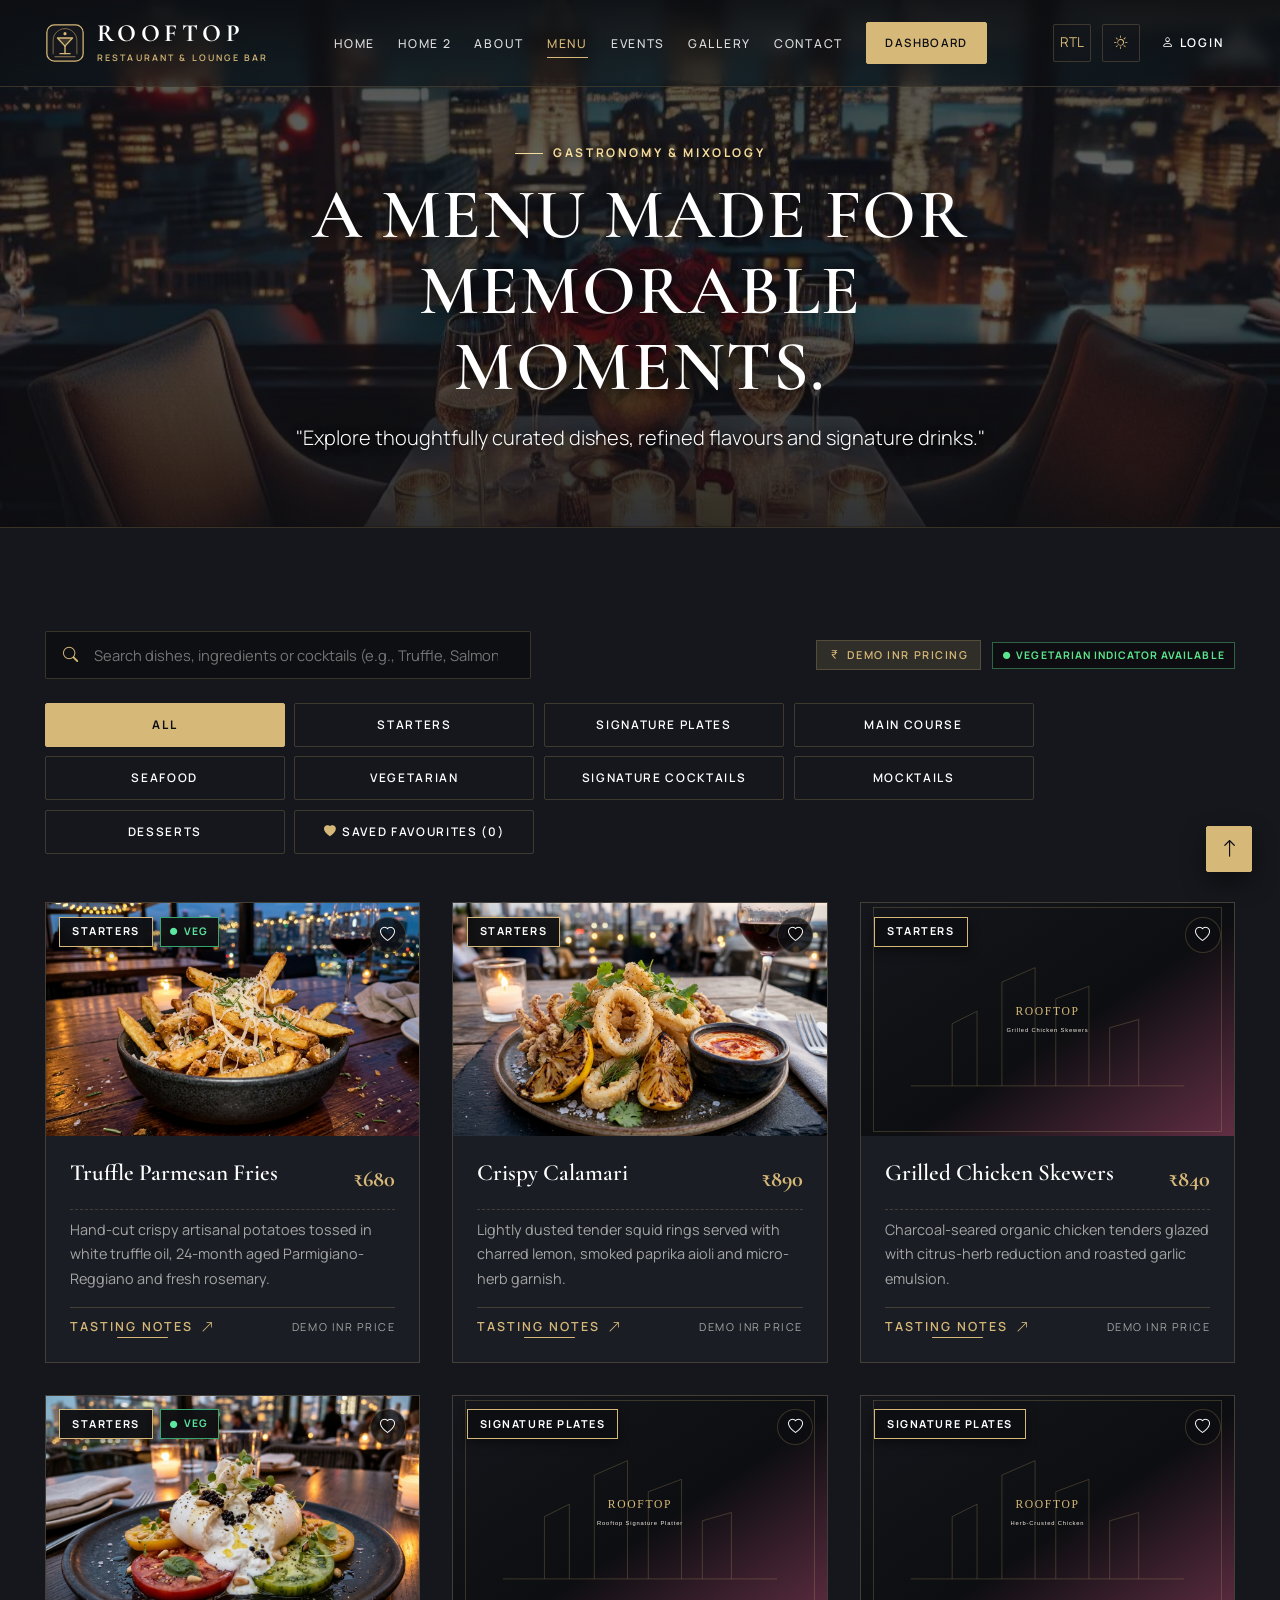
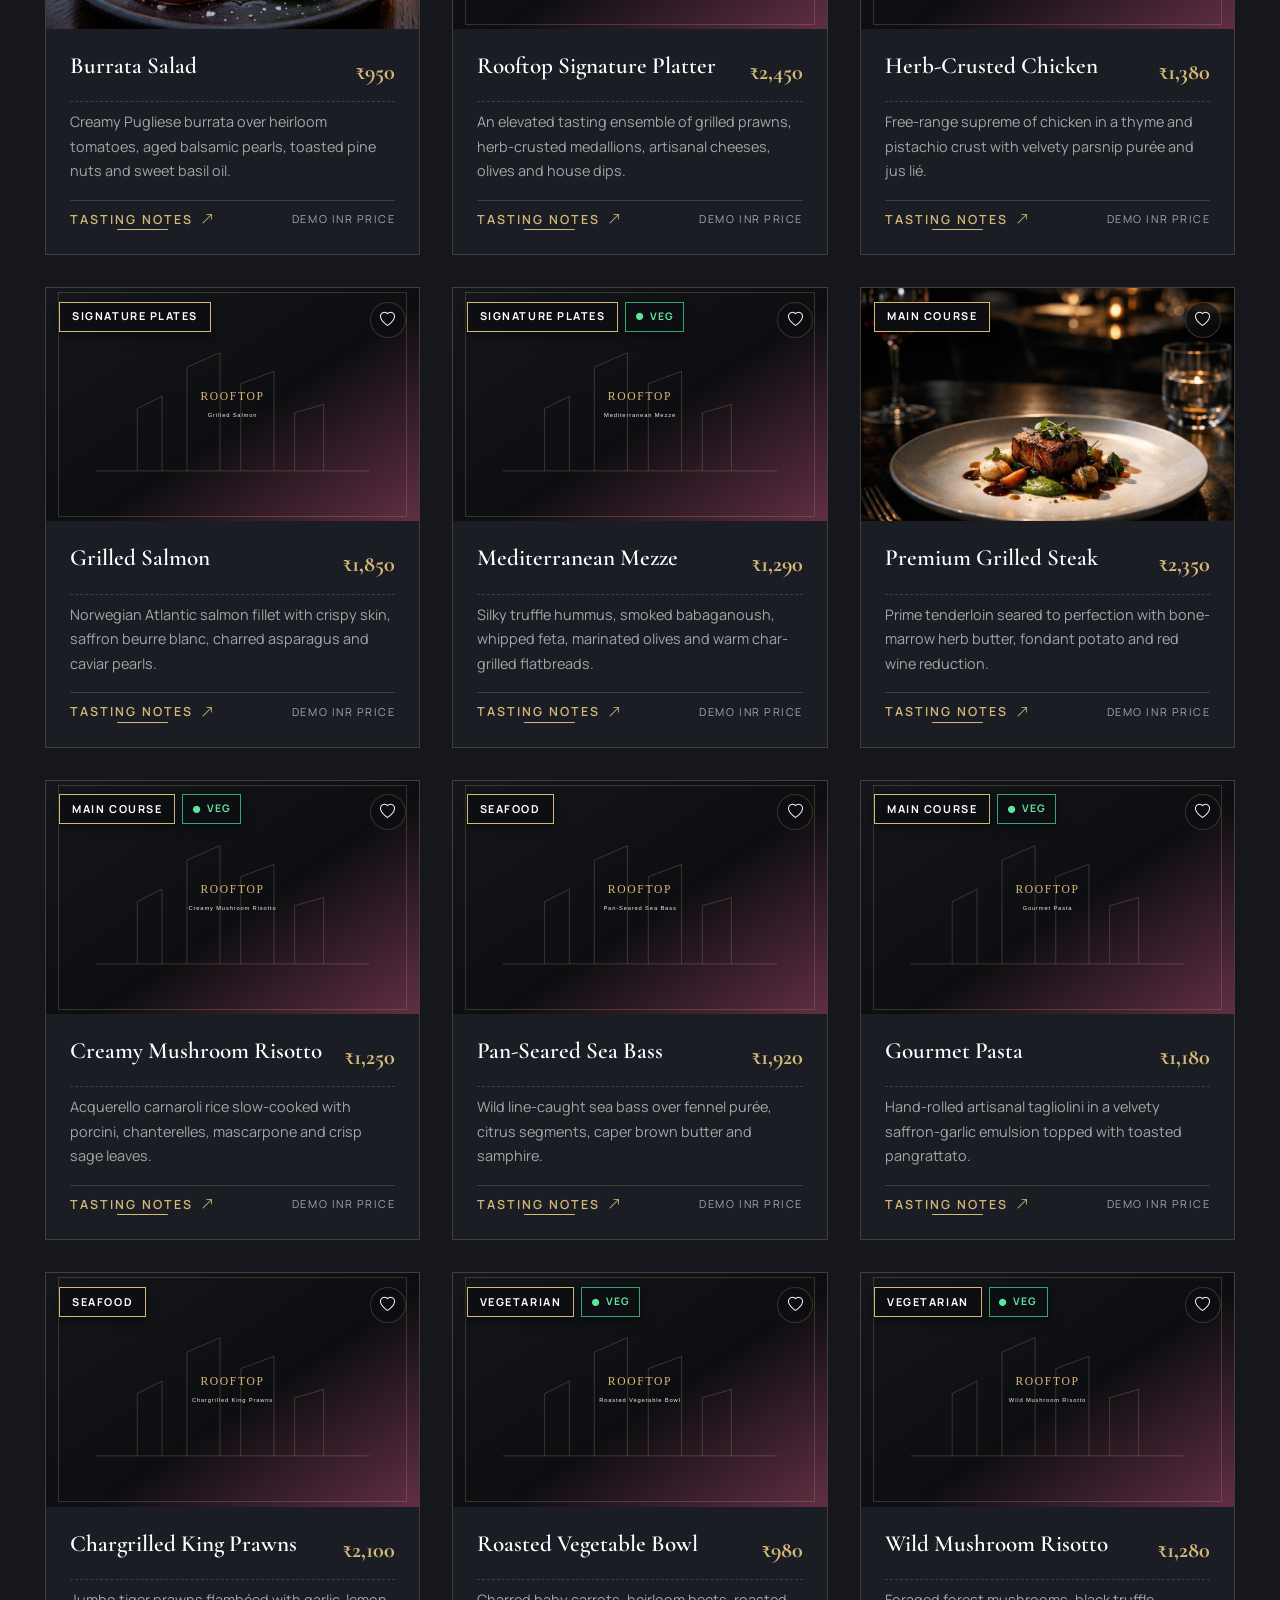
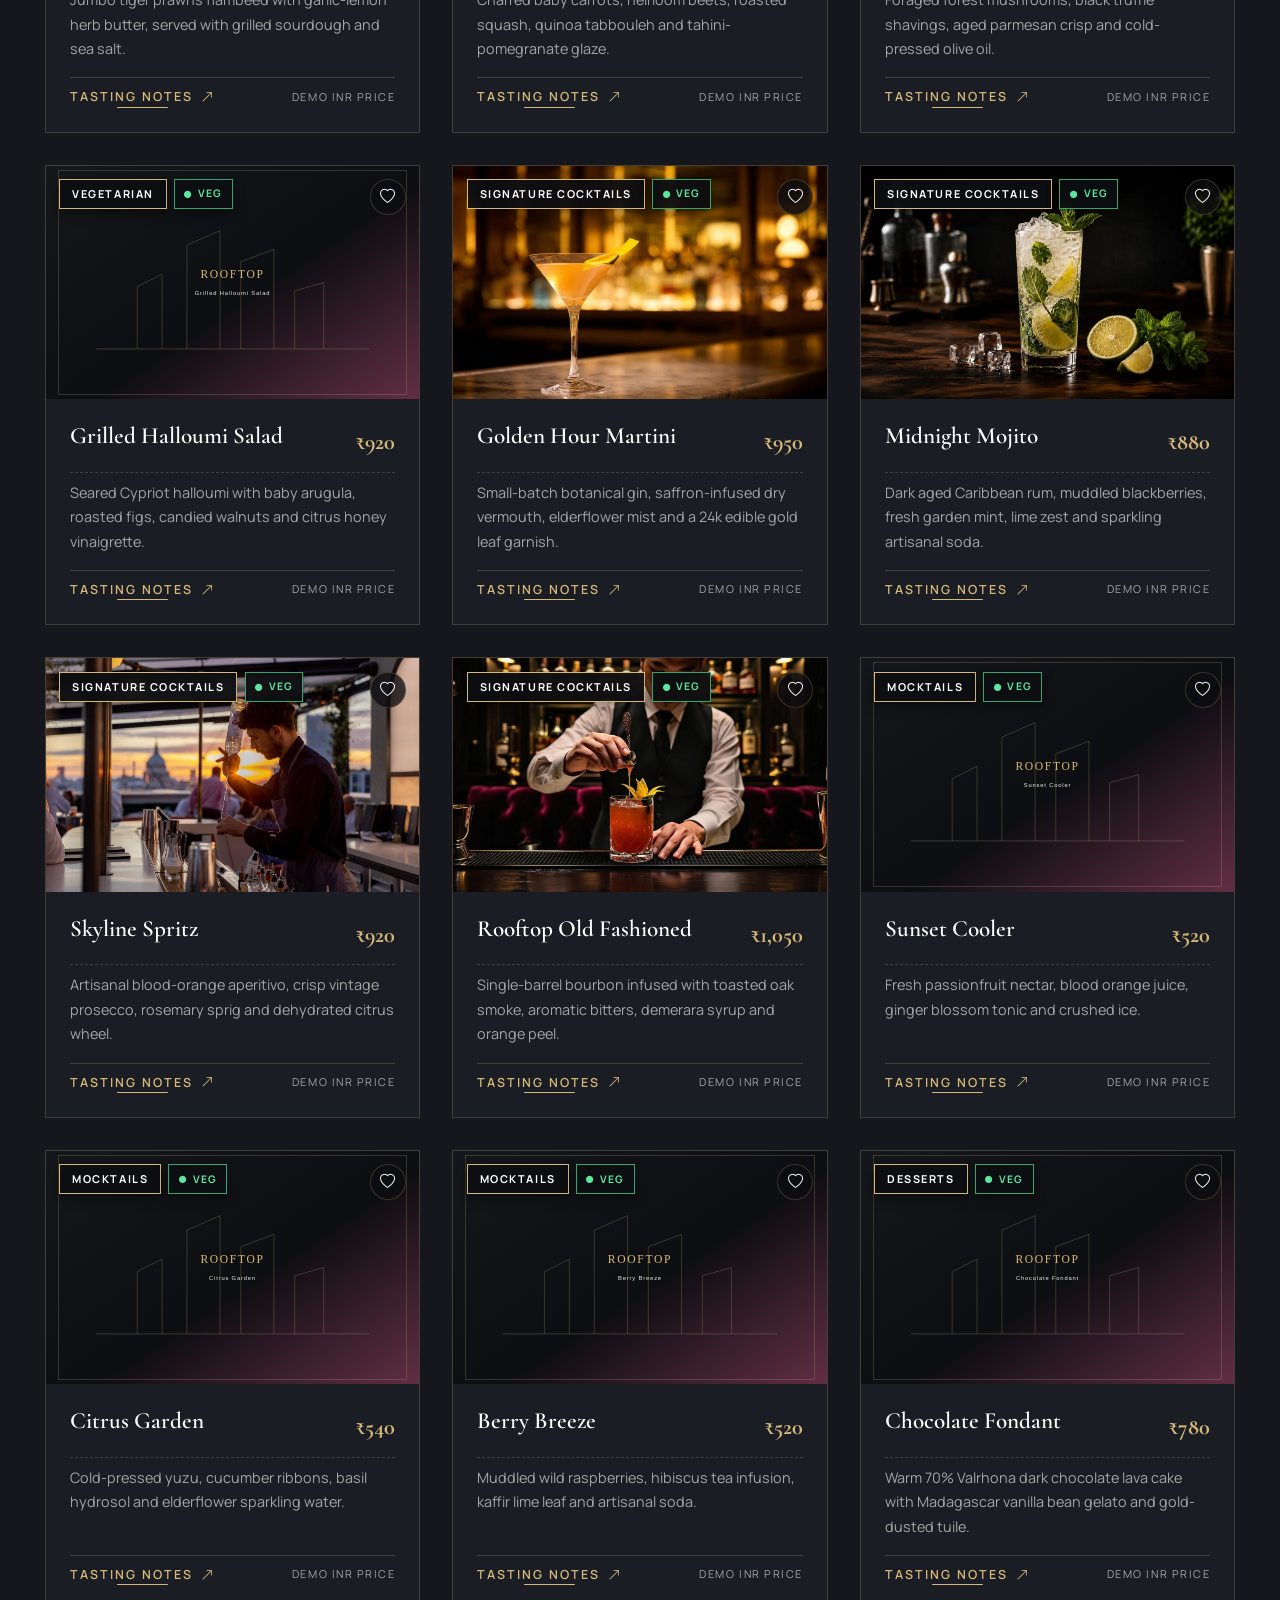
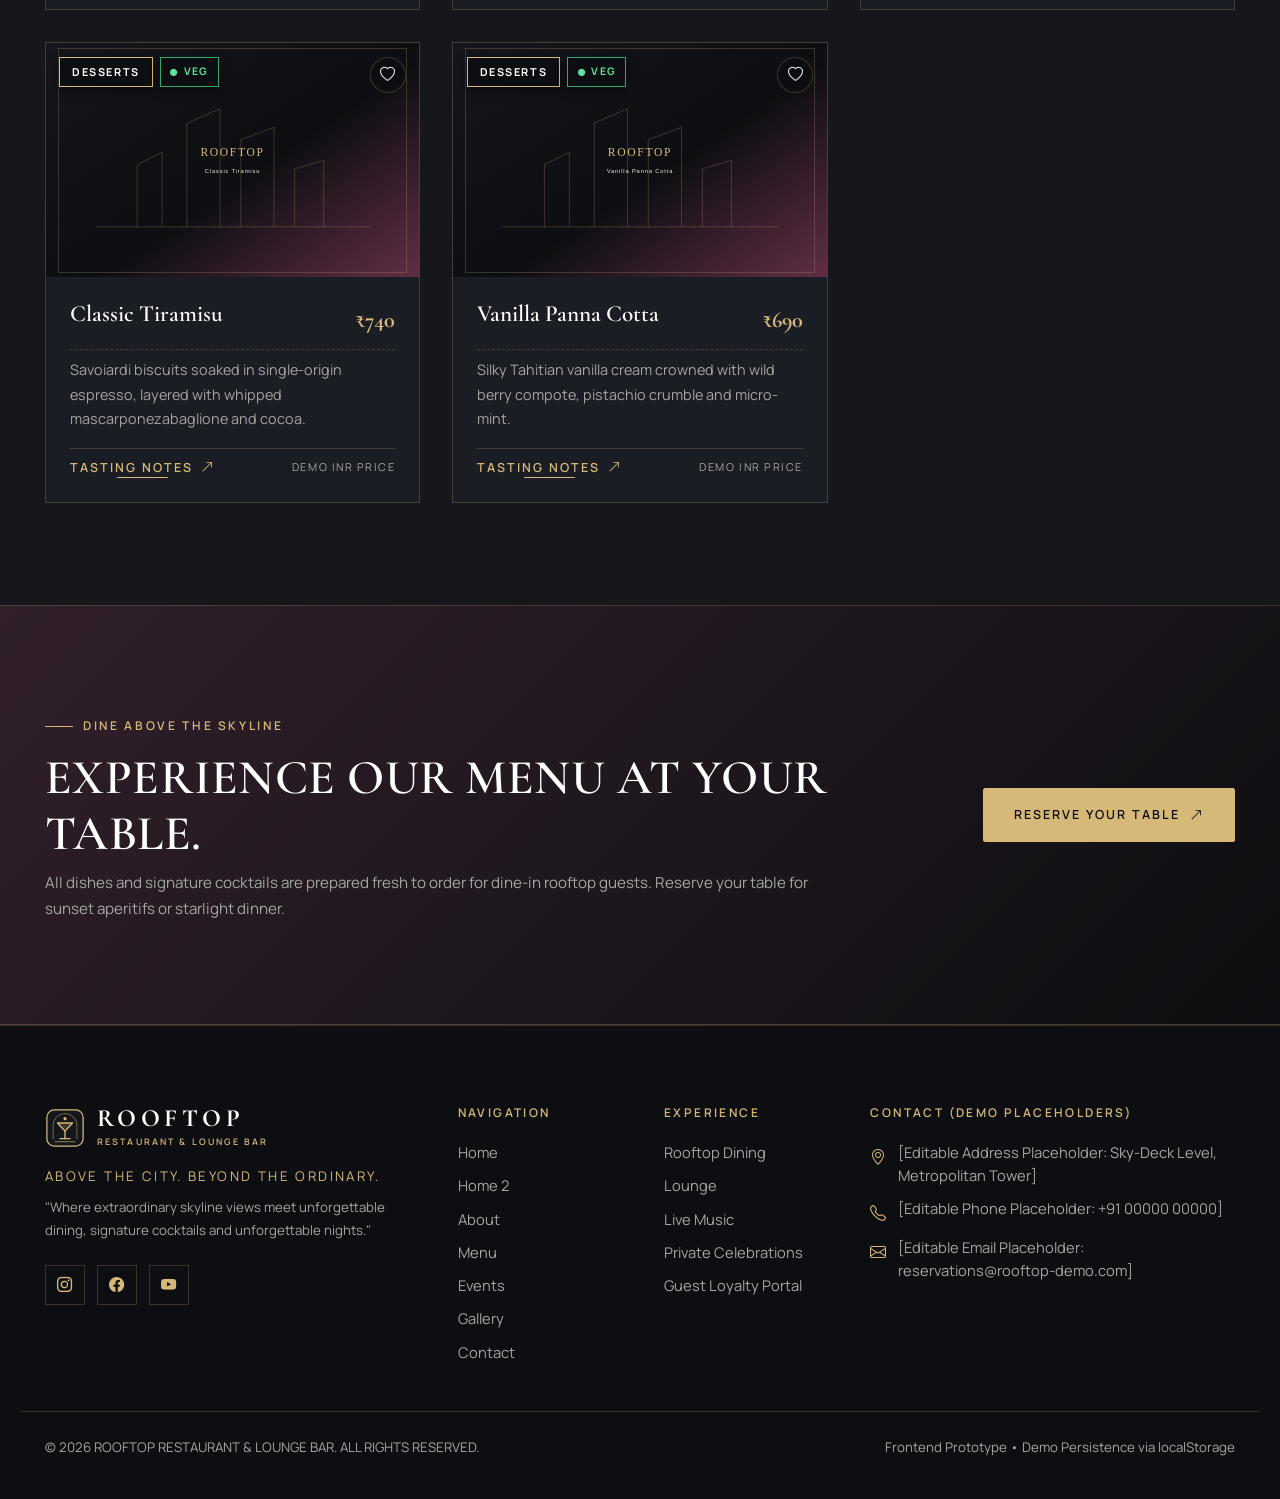
<file: menu.html>
<!DOCTYPE html>
<html lang="en" data-theme="dark" dir="ltr">
<head>
  <meta charset="UTF-8">
  <meta name="viewport" content="width=device-width, initial-scale=1.0">
  <title>ROOFTOP — Culinary &amp; Cocktail Menu | A Menu Made For Memorable Moments</title>
  <!-- Favicon matching brand logo -->
  <link rel="icon" type="image/svg+xml" href="assets/images/favicon.svg">
  <link rel="icon" type="image/png" sizes="32x32" href="assets/images/favicon-32x32.png">
  <link rel="apple-touch-icon" sizes="180x180" href="assets/images/apple-touch-icon.png">
  <meta name="description" content="Explore thoughtfully curated dishes, refined flavours and signature drinks at ROOFTOP Restaurant & Lounge Bar.">
  <link href="https://cdn.jsdelivr.net/npm/bootstrap@5.3.3/dist/css/bootstrap.min.css" rel="stylesheet">
  <link href="https://cdn.jsdelivr.net/npm/bootstrap-icons@1.11.3/font/bootstrap-icons.min.css" rel="stylesheet">
  <link rel="stylesheet" href="assets/css/style.css?v=6">
  <link rel="stylesheet" href="assets/css/dashboard.css?v=5">
  <style id="rooftop-critical-fixes">
        /* Remove white shade on all images & overlays in Light Mode + High-Contrast Hero Headings */
    .hero-overlay,
    [data-theme="light"] .hero-overlay,
    .page-hero .hero-overlay,
    [data-theme="light"] .page-hero .hero-overlay {
      background: linear-gradient(180deg, rgba(13, 14, 17, 0.72) 0%, rgba(13, 14, 17, 0.62) 50%, rgba(13, 14, 17, 0.85) 100%) !important;
    }
    .hero-bg-media, .page-hero .hero-bg-media, [data-theme="light"] .page-hero .hero-bg-media,
    .cta-bg-media, [data-theme="light"] .cta-bg-media {
      opacity: 1 !important;
    }
    .page-hero, #final-reservation-cta {
      background-color: #0D0E11 !important;
    }
    .hero-cinematic h1, .hero-cinematic .display-hero, .hero-cinematic .text-white,
    .page-hero h1, .page-hero .display-hero, .page-hero .text-white,
    #final-reservation-cta h2, #final-reservation-cta .text-white,
    [data-theme="light"] .hero-cinematic h1, [data-theme="light"] .hero-cinematic .display-hero, [data-theme="light"] .hero-cinematic .text-white,
    [data-theme="light"] .page-hero h1, [data-theme="light"] .page-hero .display-hero, [data-theme="light"] .page-hero .text-white,
    [data-theme="light"] #final-reservation-cta h2, [data-theme="light"] #final-reservation-cta .text-white {
      color: #FFFFFF !important;
      text-shadow: 0 3px 18px rgba(0, 0, 0, 0.9) !important;
    }
    .hero-cinematic .shimmer-text, [data-theme="light"] .hero-cinematic .shimmer-text {
      background: linear-gradient(90deg, #FFFFFF 0%, #F5DC9B 50%, #FFFFFF 100%) !important;
      background-size: 200% auto !important;
      -webkit-background-clip: text !important;
      background-clip: text !important;
      -webkit-text-fill-color: transparent !important;
      filter: drop-shadow(0 3px 12px rgba(0, 0, 0, 0.85));
    }
    .hero-cinematic .eyebrow-label, .page-hero .eyebrow-label, #final-reservation-cta .eyebrow-label,
    [data-theme="light"] .hero-cinematic .eyebrow-label, [data-theme="light"] .page-hero .eyebrow-label, [data-theme="light"] #final-reservation-cta .eyebrow-label {
      color: #F5DC9B !important;
      font-weight: 700 !important;
      text-shadow: 0 2px 10px rgba(0, 0, 0, 0.9) !important;
    }
    .hero-cinematic .eyebrow-label::before, .page-hero .eyebrow-label::before, #final-reservation-cta .eyebrow-label::before,
    [data-theme="light"] .hero-cinematic .eyebrow-label::before, [data-theme="light"] .page-hero .eyebrow-label::before, [data-theme="light"] #final-reservation-cta .eyebrow-label::before {
      background-color: #F5DC9B !important;
    }
    .hero-cinematic .lead, .page-hero .lead, #final-reservation-cta .lead,
    [data-theme="light"] .hero-cinematic .lead, [data-theme="light"] .page-hero .lead, [data-theme="light"] #final-reservation-cta .lead {
      color: #FFFFFF !important;
      text-shadow: 0 2px 10px rgba(0, 0, 0, 0.9) !important;
    }
    .hero-editorial-left h1, .hero-editorial-left .display-hero {
      color: #FFFFFF !important;
    }
    [data-theme="light"] .hero-editorial-left h1, [data-theme="light"] .hero-editorial-left .display-hero {
      color: #0D0E11 !important;
      font-weight: 700 !important;
    }
    [data-theme="light"] .hero-editorial-left .eyebrow-label {
      color: #5C410D !important;
      font-weight: 700 !important;
    }
    [data-theme="light"] .hero-editorial-left .lead {
      color: #1E1D1B !important;
      font-weight: 500 !important;
    }
    .experience-card-overlay, [data-theme="light"] .experience-card-overlay {
      background: linear-gradient(180deg, rgba(13,14,17,0) 40%, rgba(13,14,17,0.88) 100%) !important;
    }
    [data-theme="light"] .experience-card-overlay h2, [data-theme="light"] .experience-card-overlay h3,
    [data-theme="light"] .skyline-caption h3, [data-theme="light"] .skyline-caption h4, [data-theme="light"] .skyline-caption .text-white,
    [data-theme="light"] .nightlife-poster-overlay h3, [data-theme="light"] .nightlife-poster-overlay .h4, [data-theme="light"] .nightlife-poster-overlay .text-white,
    [data-theme="light"] .gallery-hover-info h3, [data-theme="light"] .gallery-hover-info .h4, [data-theme="light"] .gallery-hover-info .text-white,
    [data-theme="light"] .theme-overlay-box h2, [data-theme="light"] .theme-overlay-box .text-white,
    [data-theme="light"] .editorial-floating-card h2, [data-theme="light"] .editorial-floating-card .text-white {
      color: #FFFFFF !important;
    }
    [data-theme="light"] .experience-card-overlay p, [data-theme="light"] .skyline-caption p, [data-theme="light"] .skyline-caption .small,
    [data-theme="light"] .nightlife-poster-overlay p, [data-theme="light"] .nightlife-poster-overlay .small,
    [data-theme="light"] .theme-overlay-box p, [data-theme="light"] .editorial-floating-card p {
      color: rgba(244, 239, 230, 0.92) !important;
    }
    .skyline-caption, [data-theme="light"] .skyline-caption {
      background: linear-gradient(180deg, transparent 45%, rgba(13, 14, 17, 0.88) 100%) !important;
    }
    .nightlife-poster-overlay, [data-theme="light"] .nightlife-poster-overlay {
      background: linear-gradient(180deg, rgba(13, 14, 17, 0.72) 0%, rgba(13, 14, 17, 0.28) 38%, rgba(13, 14, 17, 0.94) 100%) !important;
    }
    .nightlife-poster-overlay h3, [data-theme="light"] .nightlife-poster-overlay h3,
    [data-theme="light"] .nightlife-poster-overlay .text-white {
      color: #FFFFFF !important;
      text-shadow: 0 2px 10px rgba(0, 0, 0, 0.85) !important;
    }
    .nightlife-poster-overlay p, [data-theme="light"] .nightlife-poster-overlay p,
    .nightlife-poster-overlay p.small, [data-theme="light"] .nightlife-poster-overlay p.small {
      color: #FFFFFF !important;
      font-weight: 500 !important;
      text-shadow: 0 1px 8px rgba(0, 0, 0, 0.85) !important;
    }
    .nightlife-poster-overlay .link-gold-underline,
    [data-theme="light"] .nightlife-poster-overlay .link-gold-underline {
      color: #F5DC9B !important;
      border-bottom-color: #F5DC9B !important;
      font-weight: 700 !important;
      text-shadow: 0 1px 6px rgba(0, 0, 0, 0.85) !important;
    }
    .nightlife-day-tag, [data-theme="light"] .nightlife-day-tag {
      background-color: rgba(13, 14, 17, 0.9) !important;
      color: #FFFFFF !important;
      border: 1px solid rgba(214, 184, 120, 0.75) !important;
      padding: 0.3rem 0.65rem !important;
      font-size: 0.68rem !important;
      font-weight: 700 !important;
      letter-spacing: 0.15em !important;
      border-radius: 2px !important;
    }
    [data-theme="light"] #nightlife-collection .eyebrow-label {
      color: #5C410D !important;
      font-weight: 700 !important;
    }
    .gallery-hover-info, [data-theme="light"] .gallery-hover-info {
      background: linear-gradient(180deg, rgba(13, 14, 17, 0.12) 0%, rgba(13, 14, 17, 0.45) 45%, rgba(13, 14, 17, 0.92) 100%) !important;
    }
    .gallery-item img, .gallery-item:hover img,
    .event-poster-img img, .event-poster-card:hover .event-poster-img img {
      filter: none !important;
      opacity: 1 !important;
    }
    .theme-overlay-box, [data-theme="light"] .theme-overlay-box,
    .editorial-floating-card, [data-theme="light"] .editorial-floating-card {
      background: rgba(13, 14, 17, 0.86) !important;
      color: #FFFFFF !important;
    }
    /* High-contrast badges on cards & images */
    .menu-card-badges .badge-gold, [data-theme="light"] .menu-card-badges .badge-gold,
    [data-theme="light"] .hero-cinematic .badge-gold, [data-theme="light"] .experience-card-overlay .badge-gold,
    [data-theme="light"] .skyline-caption .badge-gold, [data-theme="light"] .nightlife-poster-overlay .badge-gold,
    [data-theme="light"] .gallery-hover-info .badge-gold, [data-theme="light"] .theme-overlay-box .badge-gold,
    [data-theme="light"] .editorial-floating-card .badge-gold {
      background-color: rgba(13, 14, 17, 0.94) !important;
      color: #FFFFFF !important;
      border: 1.5px solid #D6B878 !important;
      font-weight: 700 !important;
      box-shadow: 0 4px 12px rgba(0, 0, 0, 0.45) !important;
    }
    .menu-card-badges .veg-indicator, [data-theme="light"] .menu-card-badges .veg-indicator {
      background-color: rgba(13, 14, 17, 0.94) !important;
      color: #5CE6A0 !important;
      border: 1.5px solid #35A66E !important;
      font-weight: 700 !important;
      box-shadow: 0 4px 12px rgba(0, 0, 0, 0.45) !important;
    }
    /* High-contrast buttons & uniform button sizes across Hero, Home 2 Hero, Filter Pills & CTAs */
    [data-theme="light"] .btn-outline-gold {
      color: #15171C !important;
      border-color: #846422 !important;
      font-weight: 700 !important;
    }
    [data-theme="light"] .btn-outline-gold:hover {
      background-color: var(--champagne-gold) !important;
      color: #FFFFFF !important;
    }
    .hero-cinematic .btn-outline-gold, #final-reservation-cta .btn-outline-gold,
    [data-theme="light"] .hero-cinematic .btn-outline-gold, [data-theme="light"] #final-reservation-cta .btn-outline-gold {
      background-color: rgba(13, 14, 17, 0.78) !important;
      color: #FFFFFF !important;
      border: 1.5px solid #D6B878 !important;
      font-weight: 700 !important;
    }
    .hero-cta-group .btn-gold, .hero-cta-group .btn-outline-gold,
    .hero-cinematic .btn-gold, .hero-cinematic .btn-outline-gold,
    .hero-editorial-left .btn-gold, .hero-editorial-left .btn-outline-gold,
    #final-reservation-cta .btn-gold, #final-reservation-cta .btn-outline-gold,
    #home2-final-cta .btn-gold, #home2-final-cta .btn-outline-gold,
    #featured-event .btn-gold, #featured-event .btn-outline-gold,
    #hospitality-experience .btn-gold, #hospitality-experience .btn-outline-gold,
    #about-final-cta .btn-gold, #about-final-cta .btn-outline-gold {
      width: 280px !important;
      min-width: 0 !important;
      max-width: 100% !important;
      min-height: 52px !important;
      padding-inline: 1rem !important;
      display: inline-flex !important;
      align-items: center !important;
      justify-content: center !important;
      text-align: center !important;
      box-sizing: border-box !important;
    }
    .filter-pill-btn {
      min-width: 240px !important;
      min-height: 44px !important;
      display: inline-flex !important;
      align-items: center !important;
      justify-content: center !important;
      text-align: center !important;
    }
    @media (max-width: 767.98px) {
      .hero-cta-group {
        flex-direction: column !important;
        align-items: center !important;
      }
      .hero-cta-group .btn-gold, .hero-cta-group .btn-outline-gold,
      .hero-cinematic .btn-gold, .hero-cinematic .btn-outline-gold,
      .hero-editorial-left .btn-gold, .hero-editorial-left .btn-outline-gold,
      #final-reservation-cta .btn-gold, #final-reservation-cta .btn-outline-gold,
      #home2-final-cta .btn-gold, #home2-final-cta .btn-outline-gold,
      #about-final-cta .btn-gold, #about-final-cta .btn-outline-gold,
      #featured-event .btn-gold, #featured-event .btn-outline-gold,
      #hospitality-experience .btn-gold, #hospitality-experience .btn-outline-gold,
      .d-flex.flex-wrap > .btn-gold, .d-flex.flex-wrap > .btn-outline-gold {
        width: 280px !important;
        max-width: 100% !important;
        min-width: 0 !important;
        min-height: 50px !important;
        padding-inline: 1rem !important;
        justify-content: center !important;
        box-sizing: border-box !important;
      }
      #featured-event .btn-gold, #featured-event .btn-outline-gold {
        width: 240px !important;
      }
      .hero-cinematic .hero-cta-group, .hero-editorial-left .hero-cta-group, #featured-event .hero-cta-group, #hospitality-experience .hero-cta-group {
        align-items: flex-start !important;
      }
      .filter-pills {
        flex-direction: column !important;
        align-items: center !important;
      }
      .filter-pill-btn {
        width: 260px !important;
        max-width: 100% !important;
        min-width: 260px !important;
        min-height: 44px !important;
      }
      /* Tasting Notes Modal responsive alignment in Mobile View */
      .rooftop-modal-backdrop {
        padding: 1rem 0.75rem !important;
        align-items: center !important;
        justify-content: center !important;
      }
      .rooftop-modal-dialog {
        padding: 1.5rem 1.25rem !important;
        max-width: 100% !important;
        width: 100% !important;
        margin: 0 auto !important;
        box-sizing: border-box !important;
        overflow-x: hidden !important;
      }
      .rooftop-modal-dialog .border-top {
        width: 100% !important;
        justify-content: center !important;
      }
      #menuDetailModal .btn-gold {
        width: 100% !important;
        max-width: 100% !important;
        min-width: 0 !important;
        min-height: 48px !important;
        white-space: normal !important;
        text-align: center !important;
        justify-content: center !important;
        box-sizing: border-box !important;
        display: inline-flex !important;
        padding: 0.75rem 1rem !important;
        line-height: 1.3 !important;
        margin: 0 auto !important;
      }
    }
    /* Floating Back-to-Top Button */
    .scroll-top-btn {
      position: fixed;
      inset-block-end: 1.75rem;
      inset-inline-end: 1.75rem;
      z-index: 1038;
      width: 46px;
      height: 46px;
      border-radius: 2px;
      background-color: #D6B878;
      color: #0D0E11 !important;
      border: 1.5px solid #D6B878;
      display: inline-flex;
      align-items: center;
      justify-content: center;
      font-size: 1.2rem;
      cursor: pointer;
      box-shadow: 0 10px 25px rgba(0, 0, 0, 0.45);
      opacity: 1;
      visibility: visible;
      transition: all 0.3s ease;
    }
    [data-theme="light"] .scroll-top-btn {
      background-color: #15171C;
      color: #D6B878 !important;
      border: 1.5px solid #D6B878;
    }
    .brand-logo-icon, .auth-brand-badge .brand-logo-icon { width: 40px !important; height: 40px !important; min-width: 40px !important; min-height: 40px !important; flex-shrink: 0 !important; }

    /* RTL Alignment Fixes */
    [dir="rtl"] .text-end { text-align: left !important; }
    [dir="rtl"] .text-start { text-align: right !important; }
    @media (min-width: 768px) {
      [dir="rtl"] .text-md-end { text-align: left !important; }
      [dir="rtl"] .text-md-start { text-align: right !important; }
    }
    @media (min-width: 992px) {
      [dir="rtl"] .text-lg-end { text-align: left !important; }
      [dir="rtl"] .text-lg-start { text-align: right !important; }
    }
    /* Menu Pairing Callout CTA (Right-aligned in RTL mode) */
    [dir="rtl"] #menu-pairing-callout .text-lg-end,
    [dir="rtl"] #menu-pairing-callout .menu-callout-cta,
    [dir="rtl"] section.surface-burgundy-accent .menu-callout-cta {
      text-align: right !important;
    }
    @media (min-width: 992px) {
      [dir="rtl"] #menu-pairing-callout .text-lg-end,
      [dir="rtl"] #menu-pairing-callout .menu-callout-cta,
      [dir="rtl"] section.surface-burgundy-accent .menu-callout-cta {
        text-align: right !important;
      }
    }
    [dir="rtl"] .btn-gold i.bi-arrow-up-right,
    [dir="rtl"] .btn-gold i.bi-arrow-right {
      display: inline-block;
      transform: scaleX(-1);
    }

    /* Footer Contact Links RTL Alignment */
    .footer-links li {
      display: flex;
      align-items: flex-start;
      color: var(--text-muted);
      font-size: 0.92rem;
      line-height: 1.55;
    }
    .footer-links li > i {
      flex-shrink: 0;
      margin-block-start: 0.22rem;
      color: var(--champagne-gold);
    }
    .footer-links li > span {
      flex: 1;
      min-width: 0;
    }
    .footer-links li > a {
      display: inline-flex;
      align-items: center;
    }
    [dir="rtl"] .footer-links {
      text-align: right;
      padding-right: 0;
    }
    [dir="rtl"] .footer-links li {
      text-align: right;
      direction: rtl;
    }
    [dir="rtl"] .footer-links li > i {
      margin-right: 0 !important;
      margin-left: 0.5rem !important;
    }
    [dir="rtl"] .footer-links li > span {
      text-align: right;
      direction: rtl;
      unicode-bidi: plaintext;
    }

    /* Menu Search Input LTR & RTL */
    .menu-search-wrapper { position: relative; width: 100%; }
    .menu-search-wrapper .menu-search-icon,
    .menu-search-icon {
      position: absolute;
      top: 50%;
      left: 1.15rem;
      right: auto;
      transform: translateY(-50%);
      color: var(--champagne-gold);
      pointer-events: none;
      font-size: 0.95rem;
      z-index: 3;
      margin: 0 !important;
    }
    .menu-search-input, #menuSearchInput {
      padding-block: 0.88rem;
      padding-left: 3rem !important;
      padding-right: 1.15rem !important;
      text-align: left;
    }
    [dir="rtl"] .menu-search-wrapper .menu-search-icon,
    [dir="rtl"] .menu-search-icon,
    [dir="rtl"] #menuSearchInput ~ i.bi-search,
    [dir="rtl"] .menu-search-wrapper i.bi-search,
    [dir="rtl"] .position-relative > i.bi-search {
      left: auto !important;
      right: 1.15rem !important;
      margin: 0 !important;
      transform: translateY(-50%);
    }
    [dir="rtl"] .menu-search-input,
    [dir="rtl"] #menuSearchInput {
      padding-right: 3rem !important;
      padding-left: 1.15rem !important;
      text-align: right !important;
    }
    [dir="rtl"] .me-1 { margin-right: 0 !important; margin-left: 0.25rem !important; }
    [dir="rtl"] .me-2 { margin-right: 0 !important; margin-left: 0.5rem !important; }
    [dir="rtl"] .me-3 { margin-right: 0 !important; margin-left: 1rem !important; }

    /* Footer Alignment (LTR & RTL) */
    .site-footer .footer-links li {
      display: flex !important;
      align-items: flex-start !important;
      color: var(--text-muted) !important;
      font-size: 0.92rem !important;
      line-height: 1.55 !important;
    }
    .site-footer .footer-links li > i {
      flex-shrink: 0 !important;
      margin-block-start: 0.22rem !important;
      color: var(--champagne-gold) !important;
      margin-inline-end: 0.75rem !important;
      margin-inline-start: 0 !important;
      font-size: 1rem !important;
    }
    .site-footer .footer-links li > span {
      flex: 1 !important;
      min-width: 0 !important;
    }
    [dir="rtl"] .site-footer .footer-links {
      text-align: right !important;
      padding-right: 0 !important;
    }
    [dir="rtl"] .site-footer .footer-links li {
      text-align: right !important;
      direction: rtl !important;
    }
    [dir="rtl"] .site-footer .footer-links li > i {
      margin-inline-end: 0.75rem !important;
      margin-inline-start: 0 !important;
      margin-right: 0 !important;
      margin-left: 0.75rem !important;
    }
    [dir="rtl"] .site-footer .footer-links li > span {
      text-align: right !important;
      direction: rtl !important;
      unicode-bidi: plaintext !important;
    }
  </style>
</head>
<body>

  <!-- ========================================================================
       GLOBAL STICKY HEADER & NAVIGATION (SECTION 9)
       ======================================================================== -->
  <header class="site-header">
    <div class="container-luxury">
      <nav class="navbar-rooftop" aria-label="Primary Navigation">
        <a href="index.html" class="brand-logo" aria-label="ROOFTOP Restaurant & Lounge Bar Home">
          <svg class="brand-logo-icon" viewBox="0 0 64 64" fill="none" xmlns="http://www.w3.org/2000/svg">
            <rect x="3" y="3" width="58" height="58" rx="12" fill="#15171C" stroke="#D6B878" stroke-width="2"/>
            <path d="M13 50V28C13 17.5066 21.5066 9 32 9C42.4934 9 51 17.5066 51 28V50" stroke="#D6B878" stroke-width="1.5" stroke-opacity="0.55"/>
            <path d="M20 24H44L32 37L20 24Z" fill="#D6B878" fill-opacity="0.2" stroke="#D6B878" stroke-width="2.2" stroke-linejoin="round"/>
            <path d="M32 37V49" stroke="#D6B878" stroke-width="2.2" stroke-linecap="round"/>
            <path d="M24 49H40" stroke="#D6B878" stroke-width="2.2" stroke-linecap="round"/>
            <circle cx="32" cy="17" r="2.5" fill="#D6B878"/>
            <path d="M16 54H48" stroke="#D6B878" stroke-width="1.5" stroke-linecap="round" stroke-opacity="0.7"/>
          </svg>
          <div class="brand-logo-text">
            <span class="brand-wordmark">ROOFTOP</span>
            <span class="brand-subtitle">RESTAURANT &amp; LOUNGE BAR</span>
          </div>
        </a>

        <ul class="nav-center">
          <li><a href="index.html" class="nav-link-rooftop">Home</a></li>
          <li><a href="home-2.html" class="nav-link-rooftop">Home 2</a></li>
          <li><a href="about.html" class="nav-link-rooftop">About</a></li>
          <li><a href="menu.html" class="nav-link-rooftop active">Menu</a></li>
          <li><a href="events.html" class="nav-link-rooftop">Events</a></li>
          <li><a href="gallery.html" class="nav-link-rooftop">Gallery</a></li>
          <li><a href="contact.html" class="nav-link-rooftop">Contact</a></li>
          <li><a href="dashboard.html" class="btn-gold btn-header-reserve">Dashboard</a></li>
        </ul>

        <div class="nav-actions">
          <button type="button" class="icon-btn" data-rtl-toggle title="Toggle LTR/RTL Direction">
            <span class="dir-label">RTL</span>
          </button>
          <button type="button" class="icon-btn" data-theme-toggle title="Toggle Dark/Light Mode">
            <i class="bi bi-sun"></i>
          </button>
          <a href="login.html" class="nav-login-link"><i class="bi bi-person me-1"></i>Login</a>
          <button type="button" class="hamburger-btn" id="mobileMenuOpenBtn" aria-label="Open Navigation Menu">
            <i class="bi bi-list"></i>
          </button>
        </div>
      </nav>
    </div>
  </header>

  <!-- Mobile Slide-Out Navigation Drawer -->
  <div class="mobile-menu-backdrop" id="mobileMenuBackdrop"></div>
  <aside class="mobile-menu-drawer" id="mobileMenuDrawer" aria-label="Mobile Navigation">
    <div>
      <div class="d-flex justify-content-between align-items-center pb-3 border-bottom" style="border-color: var(--subtle-border) !important;">
        <a href="index.html" class="brand-logo">
          <svg class="brand-logo-icon" viewBox="0 0 64 64" fill="none" xmlns="http://www.w3.org/2000/svg">
            <rect x="3" y="3" width="58" height="58" rx="12" fill="#15171C" stroke="#D6B878" stroke-width="2"/>
            <path d="M13 50V28C13 17.5066 21.5066 9 32 9C42.4934 9 51 17.5066 51 28V50" stroke="#D6B878" stroke-width="1.5" stroke-opacity="0.55"/>
            <path d="M20 24H44L32 37L20 24Z" fill="#D6B878" fill-opacity="0.2" stroke="#D6B878" stroke-width="2.2" stroke-linejoin="round"/>
            <path d="M32 37V49" stroke="#D6B878" stroke-width="2.2" stroke-linecap="round"/>
            <path d="M24 49H40" stroke="#D6B878" stroke-width="2.2" stroke-linecap="round"/>
            <circle cx="32" cy="17" r="2.5" fill="#D6B878"/>
            <path d="M16 54H48" stroke="#D6B878" stroke-width="1.5" stroke-linecap="round" stroke-opacity="0.7"/>
          </svg>
          <div class="brand-logo-text">
          <span class="brand-wordmark">ROOFTOP</span>
          <span class="brand-subtitle">RESTAURANT &amp; LOUNGE BAR</span>
        </div>
        </a>
        <button type="button" class="icon-btn" id="mobileMenuCloseBtn" aria-label="Close Navigation Menu">
          <i class="bi bi-x-lg"></i>
        </button>
      </div>
      <ul class="mobile-nav-list">
        <li><a href="index.html">Home</a></li>
        <li><a href="home-2.html">Home 2</a></li>
        <li><a href="about.html">About</a></li>
        <li><a href="menu.html" class="active">Menu</a></li>
        <li><a href="events.html">Events</a></li>
        <li><a href="gallery.html">Gallery</a></li>
        <li><a href="contact.html">Contact</a></li>
        <li><a href="dashboard.html">Dashboard</a></li>
        <li><a href="login.html"><i class="bi bi-person-circle me-2" style="color:var(--champagne-gold);"></i>Guest Login</a></li>
      </ul>
    </div>
    <div class="pt-3 border-top" style="border-color: var(--subtle-border) !important;">
      <div class="d-flex gap-2 mb-3">
        <button type="button" class="btn-outline-gold w-50 py-2" data-theme-toggle>
          <i class="bi bi-sun"></i> <span class="theme-label">Light Mode</span>
        </button>
        <button type="button" class="btn-outline-gold w-50 py-2" data-rtl-toggle>
          <i class="bi bi-arrow-left-right"></i> <span class="dir-label">RTL</span>
        </button>
      </div>
      <a href="dashboard.html" class="btn-gold w-100">Dashboard</a>
    </div>
  </aside>

  <main>
    <!-- ======================================================================
         MENU HERO SECTION
         ====================================================================== -->
    <section class="page-hero">
      <img
        src="assets/images/XhTFMLQC79Yq.jpg"
        alt="Fine dining culinary presentation at ROOFTOP"
        class="hero-bg-media"
      >
      <div class="hero-overlay"></div>
      <div class="container-luxury page-hero-content">
        <span class="eyebrow-label">GASTRONOMY &amp; MIXOLOGY</span>
        <h1 class="display-hero text-white mb-3" style="color: #FFFFFF !important; text-shadow: 0 3px 18px rgba(0, 0, 0, 0.9);">
          A MENU MADE FOR MEMORABLE MOMENTS.
        </h1>
        <p class="lead mb-0" style="color: var(--text-secondary);">
          "Explore thoughtfully curated dishes, refined flavours and signature drinks."
        </p>
      </div>
    </section>

    <!-- ======================================================================
         INTERACTIVE MENU EXPLORER (SECTION 12)
         ====================================================================== -->
    <section class="section-padding surface-charcoal">
      <div class="container-luxury">
        <!-- Search & Demo Pricing Banner -->
        <div class="row g-3 align-items-center justify-content-between mb-4">
          <div class="col-md-6 col-lg-5">
            <div class="position-relative menu-search-wrapper">
              <i class="bi bi-search menu-search-icon" style="color: var(--champagne-gold);"></i>
              <input
                type="search"
                id="menuSearchInput"
                class="form-control-luxury menu-search-input"
                placeholder="Search dishes, ingredients or cocktails (e.g., Truffle, Salmon, Martini)..."
                aria-label="Search Menu Items"
              >
            </div>
          </div>
          <div class="col-md-6 col-lg-7 text-md-end">
            <span class="badge-gold me-2"><i class="bi bi-currency-rupee"></i> Demo INR Pricing</span>
            <span class="veg-indicator"><i class="bi bi-circle-fill" style="font-size:0.45rem;"></i> Vegetarian Indicator Available</span>
          </div>
        </div>

        <!-- Category Filters -->
        <div class="filter-pills justify-content-start mb-5" role="tablist" aria-label="Menu Categories">
          <button type="button" class="filter-pill-btn active" data-menu-category="All">All</button>
          <button type="button" class="filter-pill-btn" data-menu-category="Starters">Starters</button>
          <button type="button" class="filter-pill-btn" data-menu-category="Signature Plates">Signature Plates</button>
          <button type="button" class="filter-pill-btn" data-menu-category="Main Course">Main Course</button>
          <button type="button" class="filter-pill-btn" data-menu-category="Seafood">Seafood</button>
          <button type="button" class="filter-pill-btn" data-menu-category="Vegetarian">Vegetarian</button>
          <button type="button" class="filter-pill-btn" data-menu-category="Signature Cocktails">Signature Cocktails</button>
          <button type="button" class="filter-pill-btn" data-menu-category="Mocktails">Mocktails</button>
          <button type="button" class="filter-pill-btn" data-menu-category="Desserts">Desserts</button>
          <button type="button" class="filter-pill-btn" data-menu-category="Favourites">
            <i class="bi bi-heart-fill me-1" style="color:var(--champagne-gold);"></i> Saved Favourites (<span id="favMenuCount">0</span>)
          </button>
        </div>

        <!-- Dynamic Menu Grid (populated by main.js with all 26 required items) -->
        <div class="menu-grid" id="rooftopMenuGrid"></div>

        <!-- Empty State -->
        <div id="menuEmptyState" class="text-center py-5" style="display: none;">
          <i class="bi bi-journal-x fs-1 mb-3 d-block" style="color: var(--champagne-gold);"></i>
          <h3 class="h4">No Matching Dishes or Drinks Found</h3>
          <p class="mb-4">Try clearing your search term or selecting another menu category.</p>
          <button type="button" class="btn-gold" id="resetMenuFilterBtn">Show All Menu Items</button>
        </div>
      </div>
    </section>

    <!-- ======================================================================
         SOMMELIER & CHEF TABLE PAIRING CALLOUT
         ====================================================================== -->
    <section class="section-padding surface-burgundy-accent" id="menu-pairing-callout">
      <div class="container-luxury">
        <div class="row g-4 align-items-center">
          <div class="col-lg-8">
            <span class="eyebrow-label">DINE ABOVE THE SKYLINE</span>
            <h2 class="section-title mb-2">EXPERIENCE OUR MENU AT YOUR TABLE.</h2>
            <p class="mb-0">
              All dishes and signature cocktails are prepared fresh to order for dine-in rooftop guests. Reserve your table for sunset aperitifs or starlight dinner.
            </p>
          </div>
          <div class="col-lg-4 text-lg-end menu-callout-cta">
            <a href="dashboard.html#book-table" class="btn-gold">
              RESERVE YOUR TABLE <i class="bi bi-arrow-up-right"></i>
            </a>
          </div>
        </div>
      </div>
    </section>
  </main>

  <!-- Tasting Notes Item Detail Modal -->
  <div class="rooftop-modal-backdrop" id="menuDetailModal" role="dialog" aria-modal="true" aria-labelledby="modalDishTitle">
    <div class="rooftop-modal-dialog">
      <div class="d-flex justify-content-between align-items-center mb-3">
        <span class="badge-gold" id="modalDishCat">Category</span>
        <button type="button" class="icon-btn" id="closeMenuModalBtn" aria-label="Close Modal">
          <i class="bi bi-x-lg"></i>
        </button>
      </div>
      <img id="modalDishImg" src="assets/images/k-AcZ5I_xCdz.jpg" alt="Dish preview" class="w-100 mb-3" style="aspect-ratio:16/10; object-fit:cover; border:1px solid var(--subtle-border);">
      <div class="d-flex justify-content-between align-items-start gap-3 mb-2">
        <h3 class="h3 mb-0" id="modalDishTitle">Dish Name</h3>
        <span class="menu-card-price" id="modalDishPrice">₹950</span>
      </div>
      <div class="mb-3" id="modalDishVeg"></div>
      <p class="mb-4" id="modalDishDesc"></p>
      <div class="d-flex flex-wrap justify-content-sm-between justify-content-center align-items-center gap-3 pt-3 border-top w-100" style="border-color:var(--subtle-border) !important;">
        <span class="small text-uppercase text-center text-sm-start" style="font-size:0.7rem; letter-spacing:0.14em; color:var(--text-muted);">Dine-In Rooftop Experience Only</span>
        <a href="dashboard.html#book-table" class="btn-gold py-2 px-3 text-center">Reserve Table for Tonight</a>
      </div>
    </div>
  </div>

  <!-- ========================================================================
       GLOBAL PREMIUM FOOTER (SECTION 34)
       ======================================================================== -->
  <footer class="site-footer">
    <div class="container-luxury">
      <div class="row g-5 pb-5 border-bottom" style="border-color: var(--subtle-border) !important;">
        <div class="col-lg-4">
          <a href="index.html" class="brand-logo mb-3">
            <svg class="brand-logo-icon" viewBox="0 0 64 64" fill="none" xmlns="http://www.w3.org/2000/svg">
            <rect x="3" y="3" width="58" height="58" rx="12" fill="#15171C" stroke="#D6B878" stroke-width="2"/>
            <path d="M13 50V28C13 17.5066 21.5066 9 32 9C42.4934 9 51 17.5066 51 28V50" stroke="#D6B878" stroke-width="1.5" stroke-opacity="0.55"/>
            <path d="M20 24H44L32 37L20 24Z" fill="#D6B878" fill-opacity="0.2" stroke="#D6B878" stroke-width="2.2" stroke-linejoin="round"/>
            <path d="M32 37V49" stroke="#D6B878" stroke-width="2.2" stroke-linecap="round"/>
            <path d="M24 49H40" stroke="#D6B878" stroke-width="2.2" stroke-linecap="round"/>
            <circle cx="32" cy="17" r="2.5" fill="#D6B878"/>
            <path d="M16 54H48" stroke="#D6B878" stroke-width="1.5" stroke-linecap="round" stroke-opacity="0.7"/>
          </svg>
            <div class="brand-logo-text">
              <span class="brand-wordmark">ROOFTOP</span>
              <span class="brand-subtitle">RESTAURANT &amp; LOUNGE BAR</span>
            </div>
          </a>
          <p class="small text-uppercase mb-2" style="letter-spacing: 0.18em; color: var(--champagne-gold);">
            ABOVE THE CITY. BEYOND THE ORDINARY.
          </p>
          <p class="small mb-4">
            "Where extraordinary skyline views meet unforgettable dining, signature cocktails and unforgettable nights."
          </p>
          <div class="social-links">
            <a href="https://instagram.com" target="_blank" rel="noopener noreferrer" class="social-icon-link" aria-label="Instagram"><i class="bi bi-instagram"></i></a>
            <a href="https://facebook.com" target="_blank" rel="noopener noreferrer" class="social-icon-link" aria-label="Facebook"><i class="bi bi-facebook"></i></a>
            <a href="https://youtube.com" target="_blank" rel="noopener noreferrer" class="social-icon-link" aria-label="YouTube"><i class="bi bi-youtube"></i></a>
          </div>
        </div>

        <div class="col-6 col-md-4 col-lg-2">
          <h3 class="footer-heading">Navigation</h3>
          <ul class="footer-links">
            <li><a href="index.html">Home</a></li>
            <li><a href="home-2.html">Home 2</a></li>
            <li><a href="about.html">About</a></li>
            <li><a href="menu.html">Menu</a></li>
            <li><a href="events.html">Events</a></li>
            <li><a href="gallery.html">Gallery</a></li>
            <li><a href="contact.html">Contact</a></li>
          </ul>
        </div>

        <div class="col-6 col-md-4 col-lg-2">
          <h3 class="footer-heading">Experience</h3>
          <ul class="footer-links">
            <li><a href="menu.html">Rooftop Dining</a></li>
            <li><a href="home-2.html#signature-experiences">Lounge</a></li>
            <li><a href="events.html">Live Music</a></li>
            <li><a href="dashboard.html#book-table">Private Celebrations</a></li>
            <li><a href="dashboard.html#loyalty">Guest Loyalty Portal</a></li>
          </ul>
        </div>

        <div class="col-md-4 col-lg-4">
          <h3 class="footer-heading">Contact (Demo Placeholders)</h3>
          <ul class="footer-links">
            <li>
              <i class="bi bi-geo-alt" style="color:var(--champagne-gold);"></i>
              <span>[Editable Address Placeholder: Sky-Deck Level, Metropolitan Tower]</span>
            </li>
            <li>
              <i class="bi bi-telephone" style="color:var(--champagne-gold);"></i>
              <span>[Editable Phone Placeholder: +91 00000 00000]</span>
            </li>
            <li>
              <i class="bi bi-envelope" style="color:var(--champagne-gold);"></i>
              <span>[Editable Email Placeholder: reservations@rooftop-demo.com]</span>
            </li>
          </ul>
        </div>
      </div>

      <div class="d-flex flex-wrap justify-content-between align-items-center pt-4 gap-3 small" style="color: var(--muted-grey);">
        <div>© 2026 ROOFTOP RESTAURANT &amp; LOUNGE BAR. ALL RIGHTS RESERVED.</div>
        <div>Frontend Prototype • Demo Persistence via localStorage</div>
      </div>
    </div>
  </footer>

  <script src="https://cdn.jsdelivr.net/npm/bootstrap@5.3.3/dist/js/bootstrap.bundle.min.js"></script>
  <script src="assets/js/main.js?v=6"></script>
  <!-- Floating Back to Top Button -->
  <button type="button" class="scroll-top-btn" id="scrollTopBtn" aria-label="Scroll to top" title="Back to Top"><i class="bi bi-arrow-up"></i></button>
</body>
</html>
</file>
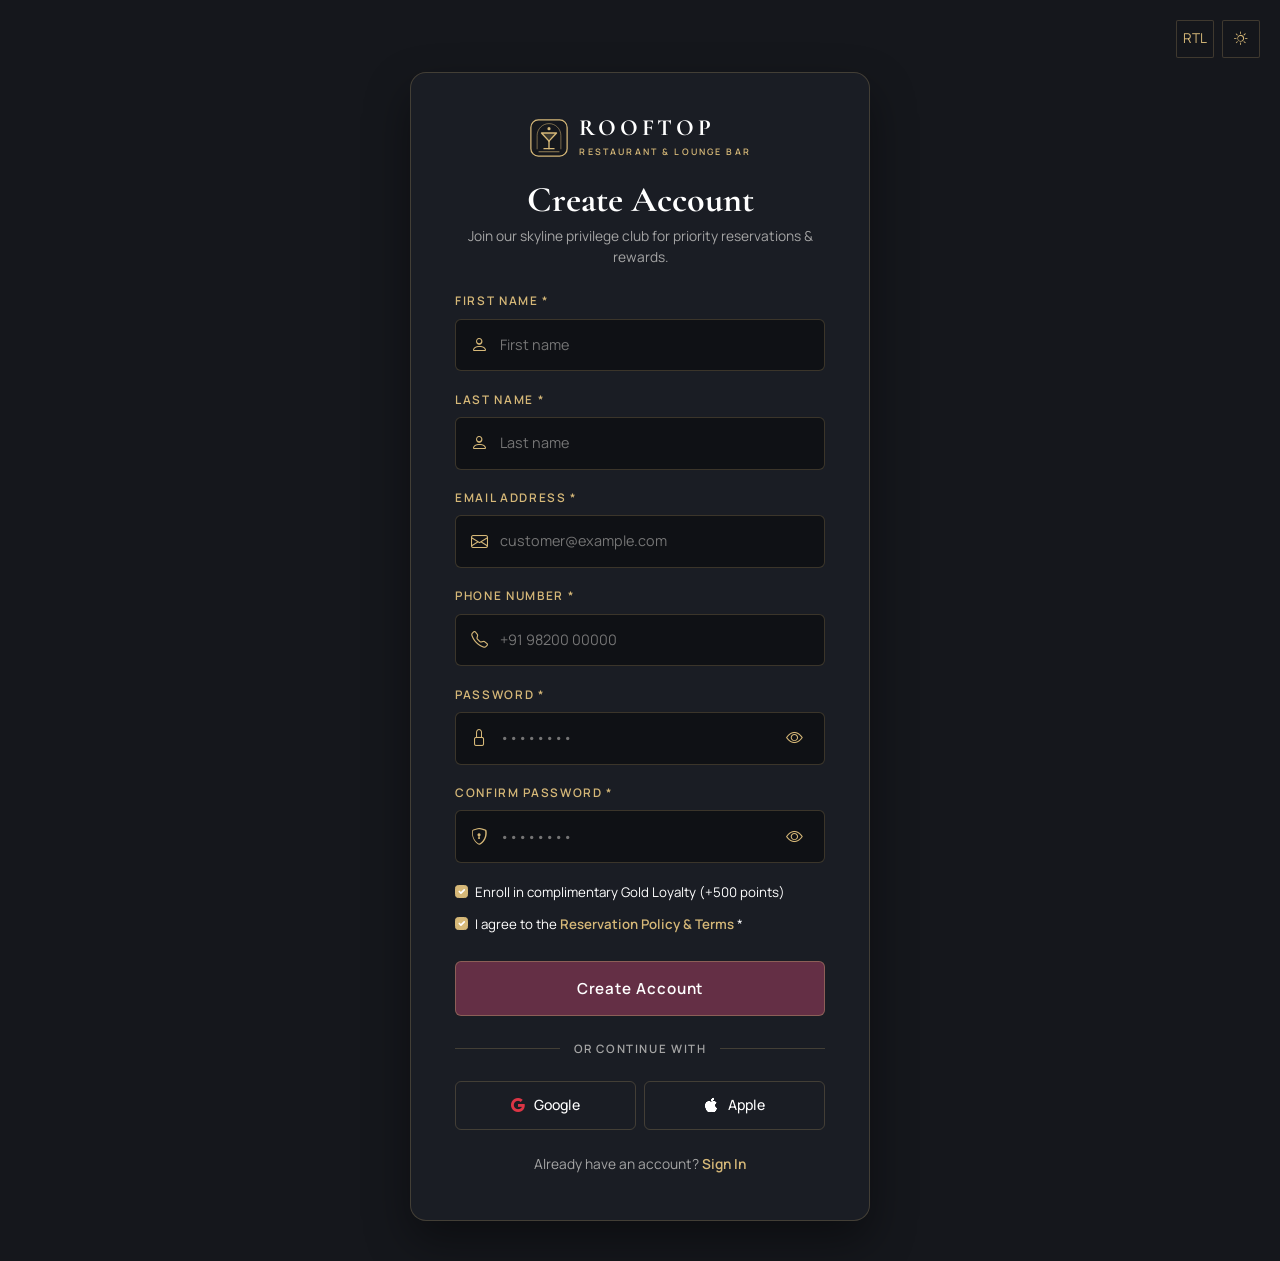
<file: signup.html>
<!DOCTYPE html>
<html lang="en" data-theme="dark" dir="ltr">
<head>
  <meta charset="UTF-8">
  <meta name="viewport" content="width=device-width, initial-scale=1.0">
  <title>ROOFTOP — Create Account | Join the Skyline Privilege Club</title>
  <!-- Favicon matching brand logo -->
  <link rel="icon" type="image/svg+xml" href="assets/images/favicon.svg">
  <link rel="icon" type="image/png" sizes="32x32" href="assets/images/favicon-32x32.png">
  <link rel="apple-touch-icon" sizes="180x180" href="assets/images/apple-touch-icon.png">
  <meta name="description" content="Register your ROOFTOP Guest Portal account for priority reservations, skyline dining privileges and welcome loyalty points.">
  <link href="https://cdn.jsdelivr.net/npm/bootstrap@5.3.3/dist/css/bootstrap.min.css" rel="stylesheet">
  <link href="https://cdn.jsdelivr.net/npm/bootstrap-icons@1.11.3/font/bootstrap-icons.min.css" rel="stylesheet">
  <link rel="stylesheet" href="assets/css/style.css?v=6">
  <link rel="stylesheet" href="assets/css/dashboard.css?v=5">
  <style id="rooftop-critical-fixes">
        /* Remove white shade on all images & overlays in Light Mode + High-Contrast Hero Headings */
    .hero-overlay,
    [data-theme="light"] .hero-overlay,
    .page-hero .hero-overlay,
    [data-theme="light"] .page-hero .hero-overlay {
      background: linear-gradient(180deg, rgba(13, 14, 17, 0.72) 0%, rgba(13, 14, 17, 0.62) 50%, rgba(13, 14, 17, 0.85) 100%) !important;
    }
    .hero-bg-media, .page-hero .hero-bg-media, [data-theme="light"] .page-hero .hero-bg-media,
    .cta-bg-media, [data-theme="light"] .cta-bg-media {
      opacity: 1 !important;
    }
    .page-hero, #final-reservation-cta {
      background-color: #0D0E11 !important;
    }
    .hero-cinematic h1, .hero-cinematic .display-hero, .hero-cinematic .text-white,
    .page-hero h1, .page-hero .display-hero, .page-hero .text-white,
    #final-reservation-cta h2, #final-reservation-cta .text-white,
    [data-theme="light"] .hero-cinematic h1, [data-theme="light"] .hero-cinematic .display-hero, [data-theme="light"] .hero-cinematic .text-white,
    [data-theme="light"] .page-hero h1, [data-theme="light"] .page-hero .display-hero, [data-theme="light"] .page-hero .text-white,
    [data-theme="light"] #final-reservation-cta h2, [data-theme="light"] #final-reservation-cta .text-white {
      color: #FFFFFF !important;
      text-shadow: 0 3px 18px rgba(0, 0, 0, 0.9) !important;
    }
    .hero-cinematic .shimmer-text, [data-theme="light"] .hero-cinematic .shimmer-text {
      background: linear-gradient(90deg, #FFFFFF 0%, #F5DC9B 50%, #FFFFFF 100%) !important;
      background-size: 200% auto !important;
      -webkit-background-clip: text !important;
      background-clip: text !important;
      -webkit-text-fill-color: transparent !important;
      filter: drop-shadow(0 3px 12px rgba(0, 0, 0, 0.85));
    }
    .hero-cinematic .eyebrow-label, .page-hero .eyebrow-label, #final-reservation-cta .eyebrow-label,
    [data-theme="light"] .hero-cinematic .eyebrow-label, [data-theme="light"] .page-hero .eyebrow-label, [data-theme="light"] #final-reservation-cta .eyebrow-label {
      color: #F5DC9B !important;
      font-weight: 700 !important;
      text-shadow: 0 2px 10px rgba(0, 0, 0, 0.9) !important;
    }
    .hero-cinematic .eyebrow-label::before, .page-hero .eyebrow-label::before, #final-reservation-cta .eyebrow-label::before,
    [data-theme="light"] .hero-cinematic .eyebrow-label::before, [data-theme="light"] .page-hero .eyebrow-label::before, [data-theme="light"] #final-reservation-cta .eyebrow-label::before {
      background-color: #F5DC9B !important;
    }
    .hero-cinematic .lead, .page-hero .lead, #final-reservation-cta .lead,
    [data-theme="light"] .hero-cinematic .lead, [data-theme="light"] .page-hero .lead, [data-theme="light"] #final-reservation-cta .lead {
      color: #FFFFFF !important;
      text-shadow: 0 2px 10px rgba(0, 0, 0, 0.9) !important;
    }
    .hero-editorial-left h1, .hero-editorial-left .display-hero {
      color: #FFFFFF !important;
    }
    [data-theme="light"] .hero-editorial-left h1, [data-theme="light"] .hero-editorial-left .display-hero {
      color: #0D0E11 !important;
      font-weight: 700 !important;
    }
    [data-theme="light"] .hero-editorial-left .eyebrow-label {
      color: #5C410D !important;
      font-weight: 700 !important;
    }
    [data-theme="light"] .hero-editorial-left .lead {
      color: #1E1D1B !important;
      font-weight: 500 !important;
    }
    .experience-card-overlay, [data-theme="light"] .experience-card-overlay {
      background: linear-gradient(180deg, rgba(13,14,17,0) 40%, rgba(13,14,17,0.88) 100%) !important;
    }
    [data-theme="light"] .experience-card-overlay h2, [data-theme="light"] .experience-card-overlay h3,
    [data-theme="light"] .skyline-caption h3, [data-theme="light"] .skyline-caption h4, [data-theme="light"] .skyline-caption .text-white,
    [data-theme="light"] .nightlife-poster-overlay h3, [data-theme="light"] .nightlife-poster-overlay .h4, [data-theme="light"] .nightlife-poster-overlay .text-white,
    [data-theme="light"] .gallery-hover-info h3, [data-theme="light"] .gallery-hover-info .h4, [data-theme="light"] .gallery-hover-info .text-white,
    [data-theme="light"] .theme-overlay-box h2, [data-theme="light"] .theme-overlay-box .text-white,
    [data-theme="light"] .editorial-floating-card h2, [data-theme="light"] .editorial-floating-card .text-white {
      color: #FFFFFF !important;
    }
    [data-theme="light"] .experience-card-overlay p, [data-theme="light"] .skyline-caption p, [data-theme="light"] .skyline-caption .small,
    [data-theme="light"] .nightlife-poster-overlay p, [data-theme="light"] .nightlife-poster-overlay .small,
    [data-theme="light"] .theme-overlay-box p, [data-theme="light"] .editorial-floating-card p {
      color: rgba(244, 239, 230, 0.92) !important;
    }
    .skyline-caption, [data-theme="light"] .skyline-caption {
      background: linear-gradient(180deg, transparent 45%, rgba(13, 14, 17, 0.88) 100%) !important;
    }
    .nightlife-poster-overlay, [data-theme="light"] .nightlife-poster-overlay {
      background: linear-gradient(180deg, rgba(13, 14, 17, 0.72) 0%, rgba(13, 14, 17, 0.28) 38%, rgba(13, 14, 17, 0.94) 100%) !important;
    }
    .nightlife-poster-overlay h3, [data-theme="light"] .nightlife-poster-overlay h3,
    [data-theme="light"] .nightlife-poster-overlay .text-white {
      color: #FFFFFF !important;
      text-shadow: 0 2px 10px rgba(0, 0, 0, 0.85) !important;
    }
    .nightlife-poster-overlay p, [data-theme="light"] .nightlife-poster-overlay p,
    .nightlife-poster-overlay p.small, [data-theme="light"] .nightlife-poster-overlay p.small {
      color: #FFFFFF !important;
      font-weight: 500 !important;
      text-shadow: 0 1px 8px rgba(0, 0, 0, 0.85) !important;
    }
    .nightlife-poster-overlay .link-gold-underline,
    [data-theme="light"] .nightlife-poster-overlay .link-gold-underline {
      color: #F5DC9B !important;
      border-bottom-color: #F5DC9B !important;
      font-weight: 700 !important;
      text-shadow: 0 1px 6px rgba(0, 0, 0, 0.85) !important;
    }
    .nightlife-day-tag, [data-theme="light"] .nightlife-day-tag {
      background-color: rgba(13, 14, 17, 0.9) !important;
      color: #FFFFFF !important;
      border: 1px solid rgba(214, 184, 120, 0.75) !important;
      padding: 0.3rem 0.65rem !important;
      font-size: 0.68rem !important;
      font-weight: 700 !important;
      letter-spacing: 0.15em !important;
      border-radius: 2px !important;
    }
    [data-theme="light"] #nightlife-collection .eyebrow-label {
      color: #5C410D !important;
      font-weight: 700 !important;
    }
    .gallery-hover-info, [data-theme="light"] .gallery-hover-info {
      background: linear-gradient(180deg, rgba(13, 14, 17, 0.12) 0%, rgba(13, 14, 17, 0.45) 45%, rgba(13, 14, 17, 0.92) 100%) !important;
    }
    .gallery-item img, .gallery-item:hover img,
    .event-poster-img img, .event-poster-card:hover .event-poster-img img {
      filter: none !important;
      opacity: 1 !important;
    }
    .theme-overlay-box, [data-theme="light"] .theme-overlay-box,
    .editorial-floating-card, [data-theme="light"] .editorial-floating-card {
      background: rgba(13, 14, 17, 0.86) !important;
      color: #FFFFFF !important;
    }
    /* High-contrast badges on cards & images */
    .menu-card-badges .badge-gold, [data-theme="light"] .menu-card-badges .badge-gold,
    [data-theme="light"] .hero-cinematic .badge-gold, [data-theme="light"] .experience-card-overlay .badge-gold,
    [data-theme="light"] .skyline-caption .badge-gold, [data-theme="light"] .nightlife-poster-overlay .badge-gold,
    [data-theme="light"] .gallery-hover-info .badge-gold, [data-theme="light"] .theme-overlay-box .badge-gold,
    [data-theme="light"] .editorial-floating-card .badge-gold {
      background-color: rgba(13, 14, 17, 0.94) !important;
      color: #FFFFFF !important;
      border: 1.5px solid #D6B878 !important;
      font-weight: 700 !important;
      box-shadow: 0 4px 12px rgba(0, 0, 0, 0.45) !important;
    }
    .menu-card-badges .veg-indicator, [data-theme="light"] .menu-card-badges .veg-indicator {
      background-color: rgba(13, 14, 17, 0.94) !important;
      color: #5CE6A0 !important;
      border: 1.5px solid #35A66E !important;
      font-weight: 700 !important;
      box-shadow: 0 4px 12px rgba(0, 0, 0, 0.45) !important;
    }
    /* High-contrast buttons & uniform button sizes across Hero, Home 2 Hero, Filter Pills & CTAs */
    [data-theme="light"] .btn-outline-gold {
      color: #15171C !important;
      border-color: #846422 !important;
      font-weight: 700 !important;
    }
    [data-theme="light"] .btn-outline-gold:hover {
      background-color: var(--champagne-gold) !important;
      color: #FFFFFF !important;
    }
    .hero-cinematic .btn-outline-gold, #final-reservation-cta .btn-outline-gold,
    [data-theme="light"] .hero-cinematic .btn-outline-gold, [data-theme="light"] #final-reservation-cta .btn-outline-gold {
      background-color: rgba(13, 14, 17, 0.78) !important;
      color: #FFFFFF !important;
      border: 1.5px solid #D6B878 !important;
      font-weight: 700 !important;
    }
    .hero-cta-group .btn-gold, .hero-cta-group .btn-outline-gold,
    .hero-cinematic .btn-gold, .hero-cinematic .btn-outline-gold,
    .hero-editorial-left .btn-gold, .hero-editorial-left .btn-outline-gold,
    #final-reservation-cta .btn-gold, #final-reservation-cta .btn-outline-gold,
    #home2-final-cta .btn-gold, #home2-final-cta .btn-outline-gold,
    #featured-event .btn-gold, #featured-event .btn-outline-gold,
    #hospitality-experience .btn-gold, #hospitality-experience .btn-outline-gold,
    #about-final-cta .btn-gold, #about-final-cta .btn-outline-gold {
      width: 280px !important;
      min-width: 0 !important;
      max-width: 100% !important;
      min-height: 52px !important;
      padding-inline: 1rem !important;
      display: inline-flex !important;
      align-items: center !important;
      justify-content: center !important;
      text-align: center !important;
      box-sizing: border-box !important;
    }
    .filter-pill-btn {
      min-width: 240px !important;
      min-height: 44px !important;
      display: inline-flex !important;
      align-items: center !important;
      justify-content: center !important;
      text-align: center !important;
    }
    @media (max-width: 767.98px) {
      .hero-cta-group {
        flex-direction: column !important;
        align-items: center !important;
      }
      .hero-cta-group .btn-gold, .hero-cta-group .btn-outline-gold,
      .hero-cinematic .btn-gold, .hero-cinematic .btn-outline-gold,
      .hero-editorial-left .btn-gold, .hero-editorial-left .btn-outline-gold,
      #final-reservation-cta .btn-gold, #final-reservation-cta .btn-outline-gold,
      #home2-final-cta .btn-gold, #home2-final-cta .btn-outline-gold,
      #about-final-cta .btn-gold, #about-final-cta .btn-outline-gold,
      #featured-event .btn-gold, #featured-event .btn-outline-gold,
      #hospitality-experience .btn-gold, #hospitality-experience .btn-outline-gold,
      .d-flex.flex-wrap > .btn-gold, .d-flex.flex-wrap > .btn-outline-gold {
        width: 280px !important;
        max-width: 100% !important;
        min-width: 0 !important;
        min-height: 50px !important;
        padding-inline: 1rem !important;
        justify-content: center !important;
        box-sizing: border-box !important;
      }
      #featured-event .btn-gold, #featured-event .btn-outline-gold {
        width: 240px !important;
      }
      .hero-cinematic .hero-cta-group, .hero-editorial-left .hero-cta-group, #featured-event .hero-cta-group, #hospitality-experience .hero-cta-group {
        align-items: flex-start !important;
      }
      .filter-pills {
        flex-direction: column !important;
        align-items: center !important;
      }
      .filter-pill-btn {
        width: 260px !important;
        max-width: 100% !important;
        min-width: 260px !important;
        min-height: 44px !important;
      }
    }
    .scroll-top-btn {
      display: none !important;
    }
    .brand-logo-icon, .auth-brand-badge .brand-logo-icon { width: 40px !important; height: 40px !important; min-width: 40px !important; min-height: 40px !important; flex-shrink: 0 !important; }
    /* Auth Link Hover Enhancements */
    .auth-link,
    .auth-footer-prompt a,
    .auth-card a:not(.btn-gold):not(.btn-outline-gold):not(.auth-brand-badge) {
      color: #D6B878 !important;
      font-weight: 600;
      text-decoration: none !important;
      transition: all 0.25s ease !important;
      cursor: pointer;
    }
    .auth-link:hover,
    .auth-link:focus-visible,
    .auth-footer-prompt a:hover,
    .auth-footer-prompt a:focus-visible,
    .auth-card a:not(.btn-gold):not(.btn-outline-gold):not(.auth-brand-badge):hover,
    .auth-card a:not(.btn-gold):not(.btn-outline-gold):not(.auth-brand-badge):focus-visible {
      color: #F5DC9B !important;
      text-decoration: underline !important;
      text-shadow: 0 0 10px rgba(245, 220, 155, 0.5) !important;
    }
    [data-theme="light"] .auth-link,
    [data-theme="light"] .auth-footer-prompt a,
    [data-theme="light"] .auth-card a:not(.btn-gold):not(.btn-outline-gold):not(.auth-brand-badge) {
      color: #846422 !important;
      font-weight: 700;
    }
    [data-theme="light"] .auth-link:hover,
    [data-theme="light"] .auth-link:focus-visible,
    [data-theme="light"] .auth-footer-prompt a:hover,
    [data-theme="light"] .auth-footer-prompt a:focus-visible,
    [data-theme="light"] .auth-card a:not(.btn-gold):not(.btn-outline-gold):not(.auth-brand-badge):hover,
    [data-theme="light"] .auth-card a:not(.btn-gold):not(.btn-outline-gold):not(.auth-brand-badge):focus-visible {
      color: #4A330B !important;
      text-decoration: underline !important;
      text-shadow: 0 0 8px rgba(132, 100, 34, 0.3) !important;
    }
  </style>
</head>
<body>

  <main class="auth-page-layout">
    <!-- Top Right Corner Controls (Positioned cleanly without card overlap) -->
    <div class="auth-corner-actions">
      <button type="button" class="icon-btn" data-rtl-toggle title="Toggle LTR/RTL Direction">
        <span class="dir-label">RTL</span>
      </button>
      <button type="button" class="icon-btn" data-theme-toggle title="Toggle Dark/Light Mode">
        <i class="bi bi-sun"></i>
      </button>
    </div>

    <!-- Centered Sign Up Card -->
    <div class="auth-card">
      <!-- Brand Logo Badge -->
      <a href="index.html" class="auth-brand-badge" aria-label="ROOFTOP Home">
        <svg class="brand-logo-icon" viewBox="0 0 64 64" fill="none" xmlns="http://www.w3.org/2000/svg">
            <rect x="3" y="3" width="58" height="58" rx="12" fill="#15171C" stroke="#D6B878" stroke-width="2"/>
            <path d="M13 50V28C13 17.5066 21.5066 9 32 9C42.4934 9 51 17.5066 51 28V50" stroke="#D6B878" stroke-width="1.5" stroke-opacity="0.55"/>
            <path d="M20 24H44L32 37L20 24Z" fill="#D6B878" fill-opacity="0.2" stroke="#D6B878" stroke-width="2.2" stroke-linejoin="round"/>
            <path d="M32 37V49" stroke="#D6B878" stroke-width="2.2" stroke-linecap="round"/>
            <path d="M24 49H40" stroke="#D6B878" stroke-width="2.2" stroke-linecap="round"/>
            <circle cx="32" cy="17" r="2.5" fill="#D6B878"/>
            <path d="M16 54H48" stroke="#D6B878" stroke-width="1.5" stroke-linecap="round" stroke-opacity="0.7"/>
          </svg>
        <div class="brand-logo-text text-start">
          <span class="brand-wordmark">ROOFTOP</span>
          <span class="brand-subtitle">RESTAURANT &amp; LOUNGE BAR</span>
        </div>
      </a>

      <!-- Heading & Subtitle -->
      <h1 class="auth-title">Create Account</h1>
      <p class="auth-subtitle">Join our skyline privilege club for priority reservations &amp; rewards.</p>

      <!-- Feedback / Alert -->
      <div id="signupFeedbackMsg" style="display: none;" role="alert"></div>

      <!-- Sign Up Form (All Fields One By One Format) -->
      <form id="guestSignupForm" novalidate>
        <!-- 1. First Name -->
        <div class="mb-3">
          <label for="signupFirstName" class="form-label-luxury">First Name *</label>
          <div class="auth-input-group">
            <i class="bi bi-person auth-icon"></i>
            <input
              type="text"
              id="signupFirstName"
              class="auth-input"
              placeholder="First name"
              required
            >
          </div>
        </div>

        <!-- 2. Last Name -->
        <div class="mb-3">
          <label for="signupLastName" class="form-label-luxury">Last Name *</label>
          <div class="auth-input-group">
            <i class="bi bi-person auth-icon"></i>
            <input
              type="text"
              id="signupLastName"
              class="auth-input"
              placeholder="Last name"
              required
            >
          </div>
        </div>

        <!-- 3. Email Address -->
        <div class="mb-3">
          <label for="signupEmail" class="form-label-luxury">Email Address *</label>
          <div class="auth-input-group">
            <i class="bi bi-envelope auth-icon"></i>
            <input
              type="email"
              id="signupEmail"
              class="auth-input"
              placeholder="customer@example.com"
              required
            >
          </div>
        </div>

        <!-- 4. Phone Number -->
        <div class="mb-3">
          <label for="signupPhone" class="form-label-luxury">Phone Number *</label>
          <div class="auth-input-group">
            <i class="bi bi-telephone auth-icon"></i>
            <input
              type="tel"
              id="signupPhone"
              class="auth-input"
              placeholder="+91 98200 00000"
              required
            >
          </div>
        </div>

        <!-- 5. Password -->
        <div class="mb-3">
          <label for="signupPassword" class="form-label-luxury">Password *</label>
          <div class="auth-input-group">
            <i class="bi bi-lock auth-icon"></i>
            <input
              type="password"
              id="signupPassword"
              class="auth-input pe-5"
              placeholder="••••••••"
              required
            >
            <button
              type="button"
              id="toggleSignupPassBtn"
              class="auth-toggle-pass"
              aria-label="Toggle Password Visibility"
            >
              <i class="bi bi-eye"></i>
            </button>
          </div>
        </div>

        <!-- 6. Confirm Password -->
        <div class="mb-3">
          <label for="signupConfirmPassword" class="form-label-luxury">Confirm Password *</label>
          <div class="auth-input-group">
            <i class="bi bi-shield-lock auth-icon"></i>
            <input
              type="password"
              id="signupConfirmPassword"
              class="auth-input pe-5"
              placeholder="••••••••"
              required
            >
            <button
              type="button"
              id="toggleSignupConfirmPassBtn"
              class="auth-toggle-pass"
              aria-label="Toggle Confirm Password Visibility"
            >
              <i class="bi bi-eye"></i>
            </button>
          </div>
        </div>

        <!-- Hidden Seating Field for Form Handler -->
        <input type="hidden" id="signupSeating" value="Skyline View">

        <!-- Checkboxes -->
        <div class="mb-3 small">
          <div class="form-check mb-2">
            <input class="form-check-input" type="checkbox" id="signupLoyaltyCheck" checked>
            <label class="form-check-label" for="signupLoyaltyCheck">
              Enroll in complimentary Gold Loyalty (+500 points)
            </label>
          </div>
          <div class="form-check">
            <input class="form-check-input" type="checkbox" id="signupTermsCheck" required checked>
            <label class="form-check-label" for="signupTermsCheck">
              I agree to the <a href="javascript:void(0)" class="auth-link" id="termsLink">Reservation Policy &amp; Terms</a> *
            </label>
          </div>
        </div>

        <!-- Submit Button -->
        <button type="submit" class="auth-btn-submit">Create Account</button>

        <!-- Divider -->
        <div class="auth-divider">
          <span>OR CONTINUE WITH</span>
        </div>

        <!-- Social Buttons -->
        <div class="row g-2 mb-3">
          <div class="col-6">
            <button type="button" class="auth-social-btn" onclick="document.getElementById('signupFirstName').value='Alex'; document.getElementById('signupLastName').value='Morgan'; document.getElementById('signupEmail').value='alex.morgan@gmail.com'; document.getElementById('signupPhone').value='+91 98200 00000'; document.getElementById('signupPassword').value='guest123'; document.getElementById('signupConfirmPassword').value='guest123';">
              <i class="bi bi-google text-danger"></i> Google
            </button>
          </div>
          <div class="col-6">
            <button type="button" class="auth-social-btn" onclick="document.getElementById('signupFirstName').value='Alex'; document.getElementById('signupLastName').value='Morgan'; document.getElementById('signupEmail').value='alex.morgan@apple.com'; document.getElementById('signupPhone').value='+91 98200 00000'; document.getElementById('signupPassword').value='guest123'; document.getElementById('signupConfirmPassword').value='guest123';">
              <i class="bi bi-apple"></i> Apple
            </button>
          </div>
        </div>

        <!-- Switch to Sign In -->
        <p class="auth-footer-prompt">
          Already have an account? <a href="login.html" class="auth-link">Sign In</a>
        </p>
      </form>
    </div>
  </main>

  <script src="https://cdn.jsdelivr.net/npm/bootstrap@5.3.3/dist/js/bootstrap.bundle.min.js"></script>
  <script src="assets/js/main.js?v=6"></script>
</body>
</html>
</file>
<file: assets/css/style.css>
/* ==========================================================================
   ROOFTOP RESTAURANT & LOUNGE BAR — MASTER STYLESHEET
   Design Concept: Contemporary Rooftop Luxury × Skyline Dining × Nightlife
   Fonts: Cormorant Garamond (Headings) & Manrope (Body/Interface)
   ========================================================================== */

@import url('https://fonts.googleapis.com/css2?family=Cormorant+Garamond:ital,wght@0,400;0,500;0,600;0,700;1,400;1,600&family=Manrope:wght@300;400;500;600;700&display=swap');

:root {
  /* Core Brand Palette */
  --midnight-charcoal: #15171C;
  --deep-black: #0D0E11;
  --champagne-gold: #D6B878;
  --champagne-gold-hover: #E3C98F;
  --champagne-gold-muted: rgba(214, 184, 120, 0.14);
  --deep-burgundy: #642F45;
  --deep-burgundy-light: rgba(100, 47, 69, 0.28);
  --warm-ivory: #F4EFE6;
  --soft-white: #FFFFFF;
  --muted-grey: #A5A5A5;
  --subtle-border: rgba(214, 184, 120, 0.22);

  /* Theme Semantic Tokens (Default: Dark Mode) */
  --bg-primary: #15171C;
  --bg-secondary: #0D0E11;
  --bg-elevated: #1C1F26;
  --bg-surface-ivory: #F4EFE6;
  --text-Surface-ivory: #15171C;
  --text-primary: #FFFFFF;
  --text-secondary: #F4EFE6;
  --text-muted: #A5A5A5;
  --border-color: rgba(214, 184, 120, 0.22);
  --border-subtle: rgba(255, 255, 255, 0.08);
  --header-bg-scrolled: rgba(13, 14, 17, 0.94);
  --card-bg: #1A1D24;
  --input-bg: rgba(13, 14, 17, 0.75);
  --shadow-luxury: 0 20px 50px rgba(0, 0, 0, 0.55);

  /* Typography */
  --font-heading: 'Cormorant Garamond', Georgia, serif;
  --font-body: 'Manrope', -apple-system, BlinkMacSystemFont, sans-serif;

  /* Transitions */
  --transition-smooth: all 0.4s cubic-bezier(0.16, 1, 0.3, 1);
  --transition-fast: all 0.25s ease;
}

/* Light Mode Theme Overrides */
[data-theme="light"] {
  --bg-primary: #F4EFE6;
  --bg-secondary: #FAF7F2;
  --bg-elevated: #EAE2D3;
  --bg-surface-ivory: #EFE8DA;
  --text-Surface-ivory: #15171C;
  --text-primary: #15171C;
  --text-secondary: #22252C;
  --text-muted: #282C35;
  --muted-grey: #282C35;
  --champagne-gold: #9E7B32;
  --champagne-gold-hover: #846422;
  --champagne-gold-muted: rgba(158, 123, 50, 0.14);
  --subtle-border: rgba(158, 123, 50, 0.32);
  --border-color: rgba(158, 123, 50, 0.38);
  --border-subtle: rgba(21, 23, 28, 0.12);
  --header-bg-scrolled: rgba(244, 239, 230, 0.96);
  --card-bg: #FFFFFF;
  --input-bg: #FFFFFF;
  --shadow-luxury: 0 18px 40px rgba(21, 23, 28, 0.09);
}

/* ==========================================================================
   BASE & RESET
   ========================================================================== */
*, *::before, *::after {
  box-sizing: border-box;
}

html {
  scroll-behavior: smooth;
  overflow-x: clip;
}

body {
  margin: 0;
  padding: 0;
  font-family: var(--font-body);
  font-weight: 400;
  font-size: clamp(0.95rem, 1vw, 1.05rem);
  line-height: 1.7;
  color: var(--text-primary);
  background-color: var(--bg-primary);
  overflow-x: clip;
  transition: background-color 0.35s ease, color 0.35s ease;
}

h1, h2, h3, h4, h5, h6, .font-heading {
  font-family: var(--font-heading);
  font-weight: 600;
  line-height: 1.15;
  margin-block-start: 0;
  color: var(--text-primary);
}

.display-hero {
  font-size: clamp(2.5rem, 5.5vw, 5rem);
  font-weight: 600;
  letter-spacing: 0.02em;
  line-height: 1.08;
}

.section-title {
  font-size: clamp(2rem, 3.8vw, 3.35rem);
  font-weight: 600;
  letter-spacing: 0.01em;
}

.eyebrow-label {
  display: inline-flex;
  align-items: center;
  gap: 0.65rem;
  font-family: var(--font-body);
  font-size: 0.75rem;
  font-weight: 600;
  text-transform: uppercase;
  letter-spacing: 0.22em;
  color: var(--champagne-gold);
  margin-block-end: 0.85rem;
}

.eyebrow-label::before {
  content: "";
  display: inline-block;
  width: 28px;
  height: 1px;
  background-color: var(--champagne-gold);
}

p {
  margin-block-start: 0;
  color: var(--text-muted);
}

a {
  color: inherit;
  text-decoration: none;
  transition: var(--transition-fast);
}

img {
  max-width: 100%;
  height: auto;
  display: block;
}

/* Custom Container Widths */
.container-luxury {
  width: 100%;
  max-width: 1360px;
  margin-inline: auto;
  padding-inline: clamp(1rem, 3.5vw, 3rem);
}

.section-padding {
  padding-block: clamp(4.5rem, 8vw, 7.5rem);
}

/* Surface Variations — Theme-Aware (Dark in Dark Mode, Light in Light Mode) */
.surface-charcoal {
  background-color: var(--bg-primary);
  color: var(--text-primary);
}

.surface-deep-black {
  background-color: var(--bg-secondary);
  color: var(--text-primary);
}

.surface-ivory {
  background-color: var(--bg-elevated);
  color: var(--text-primary);
}

[data-theme="light"] .surface-ivory {
  background-color: #EAE2D3;
  color: var(--text-primary);
}

.surface-ivory h1,
.surface-ivory h2,
.surface-ivory h3,
.surface-ivory h4,
.surface-ivory h5,
.surface-ivory .section-title {
  color: var(--text-primary);
}

.surface-ivory p {
  color: var(--text-muted);
}

.surface-ivory .eyebrow-label {
  color: var(--champagne-gold);
}

.surface-ivory .eyebrow-label::before {
  background-color: var(--champagne-gold);
}

[data-theme="light"] .surface-ivory .eyebrow-label {
  color: var(--deep-burgundy);
}

[data-theme="light"] .surface-ivory .eyebrow-label::before {
  background-color: var(--deep-burgundy);
}

.surface-burgundy-accent {
  background: linear-gradient(135deg, rgba(100, 47, 69, 0.35) 0%, #0D0E11 100%);
  border-block: 1px solid var(--subtle-border);
  color: var(--text-primary);
}

[data-theme="light"] .surface-burgundy-accent {
  background: linear-gradient(135deg, #F3E5EC 0%, #EFE8DA 100%);
  color: var(--text-primary);
}

[data-theme="light"] .surface-burgundy-accent h1,
[data-theme="light"] .surface-burgundy-accent h2,
[data-theme="light"] .surface-burgundy-accent h3,
[data-theme="light"] .surface-burgundy-accent h4 {
  color: var(--text-primary) !important;
}

[data-theme="light"] .surface-burgundy-accent p {
  color: var(--text-muted) !important;
}

/* ==========================================================================
   BUTTONS & INTERACTIVE ELEMENTS
   ========================================================================== */
.btn-gold {
  display: inline-flex;
  align-items: center;
  justify-content: center;
  gap: 0.6rem;
  background-color: var(--champagne-gold);
  color: var(--deep-black) !important;
  font-family: var(--font-body);
  font-size: 0.78rem;
  font-weight: 600;
  text-transform: uppercase;
  letter-spacing: 0.16em;
  padding: 0.95rem 1.9rem;
  border: 1px solid var(--champagne-gold);
  border-radius: 2px;
  cursor: pointer;
  transition: var(--transition-smooth);
  white-space: nowrap;
}

.btn-gold:hover, .btn-gold:focus-visible {
  background-color: var(--champagne-gold-hover);
  border-color: var(--champagne-gold-hover);
  transform: translateY(-2px);
  box-shadow: 0 10px 25px rgba(214, 184, 120, 0.28);
}

.btn-outline-gold {
  display: inline-flex;
  align-items: center;
  justify-content: center;
  gap: 0.6rem;
  background-color: transparent;
  color: var(--champagne-gold) !important;
  font-family: var(--font-body);
  font-size: 0.78rem;
  font-weight: 600;
  text-transform: uppercase;
  letter-spacing: 0.16em;
  padding: 0.95rem 1.9rem;
  border: 1px solid var(--champagne-gold);
  border-radius: 2px;
  cursor: pointer;
  transition: var(--transition-smooth);
  white-space: nowrap;
}

.btn-outline-gold:hover, .btn-outline-gold:focus-visible {
  background-color: var(--champagne-gold);
  color: var(--deep-black) !important;
  transform: translateY(-2px);
}

.btn-burgundy {
  display: inline-flex;
  align-items: center;
  justify-content: center;
  gap: 0.5rem;
  background-color: var(--deep-burgundy);
  color: var(--soft-white) !important;
  font-size: 0.75rem;
  font-weight: 600;
  text-transform: uppercase;
  letter-spacing: 0.15em;
  padding: 0.85rem 1.6rem;
  border: 1px solid rgba(214, 184, 120, 0.35);
  border-radius: 2px;
  transition: var(--transition-smooth);
}

.btn-burgundy:hover {
  background-color: #7b3a55;
  border-color: var(--champagne-gold);
}

.link-gold-underline {
  position: relative;
  display: inline-flex;
  align-items: center;
  gap: 0.5rem;
  font-size: 0.78rem;
  font-weight: 600;
  text-transform: uppercase;
  letter-spacing: 0.16em;
  color: var(--champagne-gold);
  padding-block-end: 0.25rem;
}

.link-gold-underline::after {
  content: "";
  position: absolute;
  inset-block-end: 0;
  inset-inline-start: 0;
  width: 100%;
  height: 1px;
  background-color: var(--champagne-gold);
  transform: scaleX(0.35);
  transform-origin: inline-start;
  transition: transform 0.35s ease;
}

.link-gold-underline:hover::after {
  transform: scaleX(1);
}

/* Badges */
.badge-demo {
  display: inline-flex;
  align-items: center;
  gap: 0.35rem;
  font-size: 0.68rem;
  font-weight: 600;
  text-transform: uppercase;
  letter-spacing: 0.14em;
  padding: 0.3rem 0.75rem;
  background-color: var(--deep-burgundy);
  color: var(--warm-ivory);
  border: 1px solid rgba(214, 184, 120, 0.35);
}

.badge-gold {
  display: inline-flex;
  align-items: center;
  gap: 0.35rem;
  font-size: 0.68rem;
  font-weight: 600;
  text-transform: uppercase;
  letter-spacing: 0.14em;
  padding: 0.3rem 0.75rem;
  background-color: var(--champagne-gold-muted);
  color: var(--champagne-gold);
  border: 1px solid var(--subtle-border);
}

/* ==========================================================================
   GLOBAL STICKY HEADER & NAVIGATION (SECTION 9)
   ========================================================================== */
.site-header {
  position: fixed;
  inset-block-start: 0;
  inset-inline: 0;
  z-index: 1040;
  background: linear-gradient(180deg, rgba(13, 14, 17, 0.88) 0%, rgba(13, 14, 17, 0.35) 100%);
  backdrop-filter: blur(8px);
  border-block-end: 1px solid var(--subtle-border);
  transition: var(--transition-smooth);
}

.site-header.scrolled {
  background: var(--header-bg-scrolled);
  box-shadow: 0 10px 30px rgba(0, 0, 0, 0.45);
}

[data-theme="light"] .site-header,
[data-theme="light"] .site-header:not(.scrolled),
[data-theme="light"] .site-header.scrolled {
  background: rgba(244, 239, 230, 0.95);
  box-shadow: 0 8px 24px rgba(21, 23, 28, 0.08);
}

.navbar-rooftop {
  display: flex;
  align-items: center;
  justify-content: space-between;
  min-height: 86px;
  gap: 1rem;
}

/* Brand Logo */
.brand-logo {
  display: inline-flex;
  align-items: center;
  gap: 0.75rem;
  text-decoration: none;
  flex-shrink: 0;
}

.brand-logo-icon {
  width: 40px !important;
  height: 40px !important;
  min-width: 40px !important;
  min-height: 40px !important;
  flex-shrink: 0;
}

.brand-logo-text {
  display: flex;
  flex-direction: column;
}

.brand-wordmark {
  font-family: var(--font-heading);
  font-size: 1.55rem;
  font-weight: 700;
  letter-spacing: 0.18em;
  line-height: 1;
  color: var(--text-primary);
}

[data-theme="light"] .brand-wordmark {
  color: var(--text-primary);
}

.brand-subtitle {
  font-family: var(--font-body);
  font-size: 0.56rem;
  font-weight: 600;
  letter-spacing: 0.24em;
  text-transform: uppercase;
  color: var(--champagne-gold);
  margin-block-start: 0.22rem;
}

/* Center Nav Links */
.nav-center {
  display: flex;
  align-items: center;
  gap: clamp(0.9rem, 1.8vw, 2rem);
  list-style: none;
  margin: 0;
  padding: 0;
}

.nav-link-rooftop {
  position: relative;
  font-size: 0.76rem;
  font-weight: 500;
  text-transform: uppercase;
  letter-spacing: 0.14em;
  color: rgba(255, 255, 255, 0.85);
  padding-block: 0.4rem;
  white-space: nowrap;
}

[data-theme="light"] .nav-link-rooftop {
  color: var(--text-primary);
}

.nav-link-rooftop::after {
  content: "";
  position: absolute;
  inset-block-end: 0;
  inset-inline-start: 0;
  width: 100%;
  height: 1.5px;
  background-color: var(--champagne-gold);
  transform: scaleX(0);
  transform-origin: center;
  transition: transform 0.3s ease;
}

.nav-link-rooftop:hover,
.nav-link-rooftop.active {
  color: var(--champagne-gold) !important;
}

.nav-link-rooftop:hover::after,
.nav-link-rooftop.active::after {
  transform: scaleX(1);
}

/* Right Actions */
.nav-actions {
  display: flex;
  align-items: center;
  gap: 0.65rem;
  flex-shrink: 0;
}

.icon-btn {
  display: inline-flex;
  align-items: center;
  justify-content: center;
  width: 38px;
  height: 38px;
  border: 1px solid var(--subtle-border);
  background: rgba(21, 23, 28, 0.55);
  color: var(--champagne-gold);
  border-radius: 2px;
  font-size: 0.85rem;
  cursor: pointer;
  transition: var(--transition-fast);
}

[data-theme="light"] .icon-btn {
  background: rgba(21, 23, 28, 0.06);
  color: var(--text-primary);
}

.icon-btn:hover {
  background-color: var(--champagne-gold);
  color: var(--deep-black);
}

.nav-login-link {
  font-size: 0.75rem;
  font-weight: 600;
  text-transform: uppercase;
  letter-spacing: 0.14em;
  color: var(--text-primary);
  padding: 0.5rem 0.75rem;
  white-space: nowrap;
}

[data-theme="light"] .nav-login-link {
  color: var(--text-primary);
}

.nav-login-link:hover {
  color: var(--champagne-gold);
}

.btn-header-reserve {
  padding: 0.65rem 1.15rem;
  font-size: 0.72rem;
  white-space: nowrap;
  letter-spacing: 0.12em;
}

/* Mobile Hamburger & Slide-out Drawer */
.hamburger-btn {
  display: none;
  align-items: center;
  justify-content: center;
  width: 42px;
  height: 42px;
  border: 1px solid var(--subtle-border);
  background: var(--card-bg);
  color: var(--champagne-gold);
  font-size: 1.35rem;
  cursor: pointer;
  border-radius: 2px;
}

.mobile-menu-backdrop {
  position: fixed;
  inset: 0;
  background: rgba(0, 0, 0, 0.75);
  backdrop-filter: blur(4px);
  z-index: 1050;
  opacity: 0;
  visibility: hidden;
  transition: var(--transition-smooth);
}

.mobile-menu-backdrop.open {
  opacity: 1;
  visibility: visible;
}

.mobile-menu-drawer {
  position: fixed;
  inset-block: 0;
  inset-inline-end: 0;
  width: min(380px, 88vw);
  background-color: var(--bg-primary);
  color: var(--text-primary);
  border-inline-start: 1px solid var(--subtle-border);
  z-index: 1060;
  padding: 2rem 1.75rem;
  display: flex;
  flex-direction: column;
  justify-content: space-between;
  transform: translateX(100%);
  transition: transform 0.4s cubic-bezier(0.16, 1, 0.3, 1);
  overflow-y: auto;
}

[dir="rtl"] .mobile-menu-drawer {
  transform: translateX(-100%);
}

.mobile-menu-drawer.open {
  transform: translateX(0);
}

.mobile-nav-list {
  list-style: none;
  padding: 0;
  margin: 2rem 0;
  display: flex;
  flex-direction: column;
  gap: 0.85rem;
}

.mobile-nav-list a {
  display: block;
  font-family: var(--font-heading);
  font-size: 1.55rem;
  color: var(--text-primary);
  padding-block: 0.35rem;
  border-block-end: 1px solid var(--border-subtle);
}

.mobile-nav-list a.active,
.mobile-nav-list a:hover {
  color: var(--champagne-gold);
}

/* ==========================================================================
   HERO SECTIONS (HOME 1, HOME 2 & SUBPAGES)
   ========================================================================== */
.hero-cinematic {
  position: relative;
  min-height: 95vh;
  display: flex;
  align-items: center;
  padding-block: 8rem 5rem;
  background-color: var(--bg-secondary);
  color: var(--text-primary);
  overflow: hidden;
}

.hero-bg-media {
  position: absolute;
  inset: 0;
  width: 100%;
  height: 100%;
  object-fit: cover;
  transform: scale(1.04);
  animation: slowHeroZoom 18s ease-out forwards;
}

@keyframes slowHeroZoom {
  from { transform: scale(1.08); }
  to { transform: scale(1); }
}

.hero-overlay {
  position: absolute;
  inset: 0;
  background: linear-gradient(180deg, rgba(13, 14, 17, 0.72) 0%, rgba(13, 14, 17, 0.62) 50%, rgba(13, 14, 17, 0.85) 100%) !important;
}

[data-theme="light"] .hero-overlay {
  background: linear-gradient(180deg, rgba(13, 14, 17, 0.72) 0%, rgba(13, 14, 17, 0.62) 50%, rgba(13, 14, 17, 0.85) 100%) !important;
}

.cta-bg-media {
  opacity: 1;
}

[data-theme="light"] .cta-bg-media {
  opacity: 1;
}

#final-reservation-cta {
  background-color: #0D0E11 !important;
}

.hero-content-wrap {
  position: relative;
  z-index: 2;
  width: 100%;
}

.hero-pillars {
  display: flex;
  flex-wrap: wrap;
  gap: 1.5rem 2.5rem;
  margin-block-start: 3.25rem;
  padding-block-start: 1.75rem;
  border-block-start: 1px solid rgba(214, 184, 120, 0.32);
}

.hero-pillar-item {
  display: flex;
  align-items: center;
  gap: 0.65rem;
  font-size: 0.74rem;
  font-weight: 600;
  letter-spacing: 0.2em;
  text-transform: uppercase;
  color: #F4EFE6 !important;
}

.hero-pillar-item i {
  color: #D6B878 !important;
  font-size: 1rem;
}

/* Subpage Hero */
.page-hero {
  position: relative;
  min-height: 56vh;
  display: flex;
  align-items: center;
  justify-content: center;
  text-align: center;
  padding-block: 8.5rem 4.5rem;
  background-color: #0D0E11;
  color: #FFFFFF;
  overflow: hidden;
  border-block-end: 1px solid var(--subtle-border);
}

.page-hero .hero-bg-media {
  opacity: 1;
}

[data-theme="light"] .page-hero .hero-bg-media {
  opacity: 1;
}

[data-theme="light"] .page-hero .hero-overlay {
  background: linear-gradient(180deg, rgba(13, 14, 17, 0.72) 0%, rgba(13, 14, 17, 0.62) 50%, rgba(13, 14, 17, 0.85) 100%) !important;
}

.hero-cinematic h1,
.hero-cinematic .display-hero,
.hero-cinematic .text-white,
.page-hero h1,
.page-hero .display-hero,
.page-hero .text-white,
#final-reservation-cta h2,
#final-reservation-cta .text-white,
[data-theme="light"] .hero-cinematic h1,
[data-theme="light"] .hero-cinematic .display-hero,
[data-theme="light"] .hero-cinematic .text-white,
[data-theme="light"] .page-hero h1,
[data-theme="light"] .page-hero .display-hero,
[data-theme="light"] .page-hero .text-white,
[data-theme="light"] #final-reservation-cta h2,
[data-theme="light"] #final-reservation-cta .text-white {
  color: #FFFFFF !important;
  text-shadow: 0 3px 18px rgba(0, 0, 0, 0.9) !important;
}

.hero-editorial-left h1,
.hero-editorial-left .display-hero {
  color: #FFFFFF !important;
}

[data-theme="light"] .hero-editorial-left h1,
[data-theme="light"] .hero-editorial-left .display-hero {
  color: #0D0E11 !important;
  font-weight: 700 !important;
}

[data-theme="light"] .hero-editorial-left .eyebrow-label {
  color: #5C410D !important;
  font-weight: 700 !important;
}

[data-theme="light"] .hero-editorial-left .lead {
  color: #1E1D1B !important;
  font-weight: 500 !important;
}

.hero-cinematic .lead,
.page-hero .lead,
#final-reservation-cta .lead,
[data-theme="light"] .hero-cinematic .lead,
[data-theme="light"] .page-hero .lead,
[data-theme="light"] #final-reservation-cta .lead {
  color: #FFFFFF !important;
  text-shadow: 0 2px 10px rgba(0, 0, 0, 0.9) !important;
}

.hero-cinematic .eyebrow-label,
.page-hero .eyebrow-label,
#final-reservation-cta .eyebrow-label,
[data-theme="light"] .hero-cinematic .eyebrow-label,
[data-theme="light"] .page-hero .eyebrow-label,
[data-theme="light"] #final-reservation-cta .eyebrow-label {
  color: #F5DC9B !important;
  font-weight: 700 !important;
  text-shadow: 0 2px 10px rgba(0, 0, 0, 0.9) !important;
}

[data-theme="light"] .hero-cinematic .eyebrow-label::before,
[data-theme="light"] .page-hero .eyebrow-label::before,
[data-theme="light"] #final-reservation-cta .eyebrow-label::before {
  background-color: #F5DC9B !important;
}

.hero-cinematic .shimmer-text,
[data-theme="light"] .hero-cinematic .shimmer-text {
  background: linear-gradient(90deg, #FFFFFF 0%, #F5DC9B 50%, #FFFFFF 100%) !important;
  background-size: 200% auto !important;
  -webkit-background-clip: text !important;
  background-clip: text !important;
  -webkit-text-fill-color: transparent !important;
  filter: drop-shadow(0 3px 12px rgba(0, 0, 0, 0.85));
}

[data-theme="light"] .btn-outline-gold {
  color: #15171C !important;
  border-color: #846422 !important;
  font-weight: 700;
}

[data-theme="light"] .btn-outline-gold:hover,
[data-theme="light"] .btn-outline-gold:focus-visible {
  background-color: var(--champagne-gold);
  border-color: var(--champagne-gold);
  color: #FFFFFF !important;
}

.hero-cinematic .btn-gold,
.hero-cinematic .btn-outline-gold,
.hero-editorial-left .btn-gold,
.hero-editorial-left .btn-outline-gold,
#final-reservation-cta .btn-gold,
#final-reservation-cta .btn-outline-gold,
#home2-final-cta .btn-gold,
#home2-final-cta .btn-outline-gold,
#about-final-cta .btn-gold,
#about-final-cta .btn-outline-gold {
  min-width: 260px;
  min-height: 52px;
  text-align: center;
  justify-content: center;
}

.hero-cinematic .lead,
.page-hero .lead,
#final-reservation-cta .lead {
  color: #F4EFE6 !important;
}

[data-theme="light"] .hero-cinematic .btn-gold,
[data-theme="light"] #final-reservation-cta .btn-gold {
  background-color: #D6B878 !important;
  border-color: #D6B878 !important;
  color: #0D0E11 !important;
  font-weight: 700 !important;
}

.hero-cinematic .btn-outline-gold,
#final-reservation-cta .btn-outline-gold,
[data-theme="light"] .hero-cinematic .btn-outline-gold,
[data-theme="light"] #final-reservation-cta .btn-outline-gold {
  background-color: rgba(13, 14, 17, 0.78) !important;
  color: #FFFFFF !important;
  border: 1.5px solid #D6B878 !important;
  font-weight: 700 !important;
  backdrop-filter: blur(6px);
}

.hero-cinematic .btn-outline-gold:hover,
#final-reservation-cta .btn-outline-gold:hover,
[data-theme="light"] .hero-cinematic .btn-outline-gold:hover,
[data-theme="light"] #final-reservation-cta .btn-outline-gold:hover {
  background-color: #D6B878 !important;
  color: #0D0E11 !important;
  border-color: #D6B878 !important;
}

.page-hero-content {
  position: relative;
  z-index: 2;
  max-width: 820px;
  margin-inline: auto;
}

/* About Page Story Section Grid Elements */
.about-story-img-main {
  aspect-ratio: 3/4;
}
.about-story-img-sub {
  aspect-ratio: 1/1;
}
.about-story-card {
  min-height: 140px;
}

/* Home 2 Split Editorial Hero */
.hero-editorial-split {
  position: relative;
  min-height: 94vh;
  padding-block-start: 86px;
  display: grid;
  grid-template-columns: 1.05fr 0.95fr;
  background-color: var(--bg-primary);
  color: var(--text-primary);
  border-block-end: 1px solid var(--subtle-border);
}

.hero-editorial-left {
  display: flex;
  flex-direction: column;
  justify-content: center;
  padding: clamp(2.5rem, 6vw, 6rem);
  position: relative;
}

.hero-editorial-right {
  position: relative;
  overflow: hidden;
  min-height: 520px;
}

.hero-editorial-right img {
  width: 100%;
  height: 100%;
  object-fit: cover;
}

.editorial-floating-card {
  position: absolute;
  inset-block-end: 2.5rem;
  inset-inline-start: 2.5rem;
  background: rgba(13, 14, 17, 0.86);
  backdrop-filter: blur(10px);
  border: 1px solid rgba(214, 184, 120, 0.35);
  padding: 1.35rem 1.75rem;
  max-width: 320px;
  color: #FFFFFF;
}

[data-theme="light"] .editorial-floating-card {
  background: rgba(13, 14, 17, 0.86);
  color: #FFFFFF;
  box-shadow: var(--shadow-luxury);
}

[data-theme="light"] .editorial-floating-card .text-white,
[data-theme="light"] .editorial-floating-card h2 {
  color: #FFFFFF !important;
}

[data-theme="light"] .editorial-floating-card p {
  color: rgba(244, 239, 230, 0.88) !important;
}

/* ==========================================================================
   EDITORIAL & ASYMMETRIC LAYOUTS
   ========================================================================== */
.asymmetric-grid {
  display: grid;
  grid-template-columns: repeat(12, 1fr);
  gap: 2rem;
  align-items: center;
}

.experience-showcase-card {
  position: relative;
  overflow: hidden;
  border: 1px solid var(--subtle-border);
  background-color: var(--card-bg);
  transition: var(--transition-smooth);
}

.experience-showcase-card:hover {
  border-color: var(--champagne-gold);
  transform: translateY(-6px);
}

.experience-img-wrap {
  position: relative;
  overflow: hidden;
  aspect-ratio: 4 / 5;
}

.experience-img-wrap.wide {
  aspect-ratio: 16 / 10;
}

.experience-img-wrap img {
  width: 100%;
  height: 100%;
  object-fit: cover;
  transition: transform 0.75s cubic-bezier(0.16, 1, 0.3, 1);
}

.experience-showcase-card:hover .experience-img-wrap img {
  transform: scale(1.06);
}

.experience-card-overlay {
  position: absolute;
  inset: 0;
  background: linear-gradient(180deg, rgba(13,14,17,0) 40%, rgba(13,14,17,0.88) 100%);
  display: flex;
  flex-direction: column;
  justify-content: flex-end;
  padding: 2rem;
}

.experience-card-overlay h2,
.experience-card-overlay h3,
[data-theme="light"] .experience-card-overlay h2,
[data-theme="light"] .experience-card-overlay h3 {
  color: #FFFFFF !important;
  margin-block-end: 0.4rem;
}

.experience-card-overlay p,
[data-theme="light"] .experience-card-overlay p {
  color: rgba(244, 239, 230, 0.92) !important;
  margin-block-end: 0;
  font-size: 0.92rem;
}

/* ==========================================================================
   MENU CARDS & FILTERS
   ========================================================================== */
.filter-pills {
  display: flex;
  flex-wrap: wrap;
  gap: 0.6rem;
  justify-content: center;
  margin-block-end: 2.75rem;
}

.filter-pill-btn {
  display: inline-flex;
  align-items: center;
  justify-content: center;
  text-align: center;
  min-width: 240px;
  min-height: 44px;
  background: transparent;
  border: 1px solid var(--subtle-border);
  color: var(--text-primary);
  font-size: 0.74rem;
  font-weight: 600;
  text-transform: uppercase;
  letter-spacing: 0.14em;
  padding: 0.65rem 1.35rem;
  cursor: pointer;
  transition: var(--transition-fast);
  border-radius: 2px;
}

.filter-pill-btn:hover,
.filter-pill-btn.active {
  background-color: var(--champagne-gold);
  border-color: var(--champagne-gold);
  color: var(--deep-black) !important;
  font-weight: 700;
}

[data-theme="light"] .filter-pill-btn {
  border-color: rgba(132, 100, 34, 0.55);
  color: #15171C;
  font-weight: 700;
}

[data-theme="light"] .filter-pill-btn:hover,
[data-theme="light"] .filter-pill-btn.active {
  background-color: var(--champagne-gold);
  border-color: var(--champagne-gold);
  color: #0D0E11 !important;
}

.menu-grid {
  display: grid;
  grid-template-columns: repeat(auto-fill, minmax(min(100%, 360px), 1fr));
  gap: 2rem;
}

.menu-card {
  display: flex;
  flex-direction: column;
  height: 100%;
  background-color: var(--card-bg);
  border: 1px solid var(--border-color);
  overflow: hidden;
  transition: var(--transition-smooth);
}

.menu-card:hover {
  border-color: var(--champagne-gold);
  box-shadow: var(--shadow-luxury);
  transform: translateY(-4px);
}

.menu-card-media {
  position: relative;
  aspect-ratio: 16 / 10;
  overflow: hidden;
}

.menu-card-media img {
  width: 100%;
  height: 100%;
  object-fit: cover;
  transition: transform 0.65s ease;
}

.menu-card:hover .menu-card-media img {
  transform: scale(1.06);
}

.menu-card-badges {
  position: absolute;
  inset-block-start: 0.85rem;
  inset-inline-start: 0.85rem;
  display: flex;
  gap: 0.45rem;
  z-index: 2;
}

.menu-fav-btn {
  position: absolute;
  inset-block-start: 0.85rem;
  inset-inline-end: 0.85rem;
  width: 36px;
  height: 36px;
  border-radius: 50%;
  background: rgba(13, 14, 17, 0.78);
  border: 1px solid var(--subtle-border);
  color: var(--soft-white);
  display: inline-flex;
  align-items: center;
  justify-content: center;
  cursor: pointer;
  z-index: 2;
  transition: var(--transition-fast);
}

.menu-fav-btn.active,
.menu-fav-btn:hover {
  color: var(--champagne-gold);
  border-color: var(--champagne-gold);
}

.veg-indicator {
  display: inline-flex;
  align-items: center;
  gap: 0.35rem;
  padding: 0.22rem 0.6rem;
  font-size: 0.65rem;
  font-weight: 700;
  text-transform: uppercase;
  letter-spacing: 0.1em;
  background: rgba(13, 14, 17, 0.85);
  color: #5CE68B;
  border: 1px solid rgba(92, 230, 139, 0.4);
}

.menu-card-body {
  padding: 1.5rem;
  display: flex;
  flex-direction: column;
  flex-grow: 1;
}

.menu-card-header {
  display: flex;
  justify-content: space-between;
  align-items: flex-start;
  gap: 1rem;
  margin-block-end: 0.5rem;
  border-block-end: 1px dashed var(--subtle-border);
  padding-block-end: 0.65rem;
}

.menu-card-title {
  font-family: var(--font-heading);
  font-size: 1.45rem;
  margin: 0;
}

.menu-card-price {
  font-family: var(--font-heading);
  font-size: 1.4rem;
  font-weight: 700;
  color: var(--champagne-gold);
  white-space: nowrap;
}

/* ==========================================================================
   SKYLINE ATMOSPHERE & GALLERY MASONRY
   ========================================================================== */
.skyline-time-grid {
  display: grid;
  grid-template-columns: repeat(12, 1fr);
  gap: 1.5rem;
}

.skyline-slot {
  position: relative;
  overflow: hidden;
  border: 1px solid var(--subtle-border);
  min-height: 360px;
}

.skyline-slot.span-7 { grid-column: span 7; }
.skyline-slot.span-5 { grid-column: span 5; }
.skyline-slot.span-6 { grid-column: span 6; }
.skyline-slot.span-4 { grid-column: span 4; }
.skyline-slot.span-8 { grid-column: span 8; }

.skyline-slot img {
  width: 100%;
  height: 100%;
  object-fit: cover;
  transition: transform 0.75s ease;
}

.skyline-slot:hover img {
  transform: scale(1.06);
}

.skyline-caption {
  position: absolute;
  inset: 0;
  background: linear-gradient(180deg, transparent 45%, rgba(13, 14, 17, 0.88) 100%);
  display: flex;
  flex-direction: column;
  justify-content: flex-end;
  padding: 1.75rem;
}

.skyline-caption h3,
.skyline-caption h4,
[data-theme="light"] .skyline-caption h3,
[data-theme="light"] .skyline-caption h4,
[data-theme="light"] .skyline-caption .text-white {
  color: #FFFFFF !important;
}

.skyline-caption p,
.skyline-caption .text-white-50,
[data-theme="light"] .skyline-caption p,
[data-theme="light"] .skyline-caption .text-white-50,
[data-theme="light"] .skyline-caption .small {
  color: rgba(244, 239, 230, 0.92) !important;
}

/* Gallery Masonry */
.gallery-masonry {
  display: grid;
  grid-template-columns: repeat(auto-fill, minmax(min(100%, 320px), 1fr));
  grid-auto-rows: 270px;
  grid-auto-flow: dense;
  gap: 1.25rem;
}

.gallery-item {
  position: relative;
  overflow: hidden;
  border: 1px solid var(--subtle-border);
  cursor: pointer;
}

.gallery-item.tall {
  grid-row: span 2;
}

.gallery-item.wide {
  grid-column: span 2;
}

.gallery-item img {
  width: 100%;
  height: 100%;
  object-fit: cover;
  transition: transform 0.65s ease;
}

.gallery-item:hover img {
  transform: scale(1.07);
}

.gallery-hover-info,
[data-theme="light"] .gallery-hover-info {
  position: absolute;
  inset: 0;
  background: linear-gradient(180deg, rgba(13, 14, 17, 0.12) 0%, rgba(13, 14, 17, 0.45) 45%, rgba(13, 14, 17, 0.92) 100%) !important;
  display: flex;
  flex-direction: column;
  justify-content: flex-end;
  padding: 1.5rem;
  opacity: 0;
  transition: opacity 0.35s ease;
  pointer-events: none;
}

.gallery-hover-info h3,
.gallery-hover-info .h4,
.gallery-hover-info .text-white,
[data-theme="light"] .gallery-hover-info h3,
[data-theme="light"] .gallery-hover-info .h4,
[data-theme="light"] .gallery-hover-info .text-white {
  color: #FFFFFF !important;
  text-shadow: 0 2px 10px rgba(0, 0, 0, 0.9) !important;
}

.gallery-hover-info .badge-gold,
[data-theme="light"] .gallery-hover-info .badge-gold {
  background-color: rgba(13, 14, 17, 0.94) !important;
  color: #FFFFFF !important;
  border: 1.5px solid #D6B878 !important;
  font-weight: 700 !important;
  box-shadow: 0 4px 12px rgba(0, 0, 0, 0.45) !important;
}

.gallery-item:hover .gallery-hover-info {
  opacity: 1 !important;
}

/* Ensure no image or card hover produces white opacity or faded wash */
.gallery-item img,
.gallery-item:hover img,
.event-poster-img img,
.event-poster-card:hover .event-poster-img img,
.experience-img-wrap img,
.experience-showcase-card:hover .experience-img-wrap img,
.skyline-slot img,
.skyline-slot:hover img {
  filter: none !important;
  opacity: 1 !important;
}

/* Lightbox Modal */
.lightbox-overlay {
  position: fixed;
  inset: 0;
  background: rgba(8, 9, 12, 0.95);
  z-index: 2000;
  display: flex;
  align-items: center;
  justify-content: center;
  opacity: 0;
  visibility: hidden;
  transition: var(--transition-smooth);
  padding: 2rem;
}

[data-theme="light"] .lightbox-overlay {
  background: rgba(8, 9, 12, 0.95);
}

[data-theme="light"] .lightbox-overlay #lightboxTitle {
  color: #FFFFFF !important;
}

.lightbox-overlay.active {
  opacity: 1;
  visibility: visible;
}

.lightbox-figure {
  max-width: 1020px;
  width: 100%;
  text-align: center;
  position: relative;
}

.lightbox-figure img {
  max-height: 78vh;
  width: auto;
  margin-inline: auto;
  border: 1px solid var(--subtle-border);
}

.lightbox-btn {
  position: fixed;
  background: var(--card-bg);
  border: 1px solid var(--subtle-border);
  color: var(--champagne-gold);
  width: 48px;
  height: 48px;
  display: inline-flex;
  align-items: center;
  justify-content: center;
  cursor: pointer;
  font-size: 1.25rem;
  transition: var(--transition-fast);
}

.lightbox-btn:hover {
  background: var(--champagne-gold);
  color: var(--deep-black);
}

.lightbox-close { inset-block-start: 1.75rem; inset-inline-end: 2rem; }
.lightbox-prev { inset-block-start: 50%; inset-inline-start: 2rem; transform: translateY(-50%); }
.lightbox-next { inset-block-start: 50%; inset-inline-end: 2rem; transform: translateY(-50%); }

/* ==========================================================================
   EVENTS & WEEKLY SCHEDULE
   ========================================================================== */
.event-poster-card {
  background-color: var(--card-bg);
  border: 1px solid var(--border-color);
  display: flex;
  flex-direction: column;
  overflow: hidden;
  transition: var(--transition-smooth);
}

.event-poster-card:hover {
  border-color: var(--champagne-gold);
  transform: translateY(-5px);
  box-shadow: var(--shadow-luxury);
}

.event-poster-img {
  position: relative;
  aspect-ratio: 4 / 3;
  overflow: hidden;
}

.event-poster-img img {
  width: 100%;
  height: 100%;
  object-fit: cover;
  transition: transform 0.65s ease;
}

.event-poster-card:hover .event-poster-img img {
  transform: scale(1.06);
}

.weekly-schedule-row {
  display: grid;
  grid-template-columns: 180px 1fr auto;
  align-items: center;
  gap: 1.5rem;
  padding: 1.5rem 2rem;
  border-block-end: 1px solid var(--subtle-border);
  background: rgba(255, 255, 255, 0.015);
  transition: var(--transition-fast);
}

.weekly-schedule-row:hover {
  background: var(--champagne-gold-muted);
}

/* ==========================================================================
   FORMS & INPUTS
   ========================================================================== */
.form-label-luxury {
  display: block;
  font-size: 0.74rem;
  font-weight: 600;
  text-transform: uppercase;
  letter-spacing: 0.14em;
  color: var(--champagne-gold);
  margin-block-end: 0.45rem;
}

.form-control-luxury,
.form-select-luxury {
  width: 100%;
  padding: 0.88rem 1.1rem;
  background-color: var(--input-bg);
  border: 1px solid var(--border-color);
  color: var(--text-primary);
  font-family: var(--font-body);
  font-size: 0.94rem;
  border-radius: 2px;
  transition: var(--transition-fast);
}

.form-control-luxury:focus,
.form-select-luxury:focus {
  outline: none;
  border-color: var(--champagne-gold);
  box-shadow: 0 0 0 3px rgba(214, 184, 120, 0.15);
}

/* Date & Time Picker Icon High Contrast in Dark Mode */
[data-theme="dark"] input[type="date"],
[data-theme="dark"] input[type="time"],
[data-theme="dark"] input[type="datetime-local"],
input[type="date"].form-control-luxury,
#historyDateFilter {
  color-scheme: dark;
}

[data-theme="dark"] input[type="date"]::-webkit-calendar-picker-indicator,
[data-theme="dark"] input[type="time"]::-webkit-calendar-picker-indicator,
[data-theme="dark"] input[type="datetime-local"]::-webkit-calendar-picker-indicator,
input[type="date"].form-control-luxury::-webkit-calendar-picker-indicator,
#historyDateFilter::-webkit-calendar-picker-indicator {
  filter: invert(88%) sepia(21%) saturate(948%) hue-rotate(352deg) brightness(96%) contrast(92%);
  cursor: pointer;
  opacity: 0.9;
  transition: opacity 0.2s ease, transform 0.2s ease;
}

[data-theme="dark"] input[type="date"]::-webkit-calendar-picker-indicator:hover,
[data-theme="dark"] input[type="time"]::-webkit-calendar-picker-indicator:hover,
input[type="date"].form-control-luxury::-webkit-calendar-picker-indicator:hover,
#historyDateFilter::-webkit-calendar-picker-indicator:hover {
  opacity: 1;
  transform: scale(1.12);
}

[data-theme="light"] input[type="date"],
[data-theme="light"] input[type="time"],
[data-theme="light"] input[type="datetime-local"] {
  color-scheme: light;
}

[data-theme="light"] input[type="date"]::-webkit-calendar-picker-indicator,
[data-theme="light"] input[type="time"]::-webkit-calendar-picker-indicator {
  filter: none;
  cursor: pointer;
  opacity: 0.8;
}

/* ==========================================================================
   FOOTER (SECTION 34)
   ========================================================================== */
.site-footer {
  background-color: var(--bg-secondary);
  color: var(--text-primary);
  border-block-start: 1px solid var(--subtle-border);
  padding-block: 5rem 2.5rem;
}

[data-theme="light"] .site-footer {
  background-color: #EAE2D3;
  color: var(--text-primary);
}

.footer-heading {
  font-family: var(--font-body);
  font-size: 0.75rem;
  font-weight: 600;
  text-transform: uppercase;
  letter-spacing: 0.2em;
  color: var(--champagne-gold);
  margin-block-end: 1.35rem;
}

.footer-links {
  list-style: none;
  padding: 0;
  margin: 0;
  display: flex;
  flex-direction: column;
  gap: 0.65rem;
}

.footer-links li {
  display: flex !important;
  align-items: flex-start !important;
  color: var(--text-muted);
  font-size: 0.92rem;
  line-height: 1.55;
}

.footer-links li > i {
  flex-shrink: 0 !important;
  margin-block-start: 0.22rem !important;
  color: var(--champagne-gold) !important;
  margin-inline-end: 0.75rem !important;
  margin-inline-start: 0 !important;
  font-size: 1rem !important;
}

.footer-links li > span {
  flex: 1 !important;
  min-width: 0 !important;
}

.footer-links li > a {
  display: inline-flex;
  align-items: center;
}

.footer-links a {
  color: var(--text-muted);
  font-size: 0.92rem;
}

.footer-links a:hover {
  color: var(--champagne-gold);
  padding-inline-start: 4px;
}

.social-links {
  display: flex;
  gap: 0.75rem;
}

.social-icon-link {
  width: 40px;
  height: 40px;
  border: 1px solid var(--subtle-border);
  display: inline-flex;
  align-items: center;
  justify-content: center;
  color: var(--champagne-gold);
  transition: var(--transition-fast);
}

.social-icon-link:hover {
  background-color: var(--champagne-gold);
  color: var(--deep-black);
}

/* ==========================================================================
   THEME CONSISTENCY & VISIBILITY OVERRIDES (DARK MODE & LIGHT MODE)
   ========================================================================== */
[data-theme="dark"] .bg-white {
  background-color: var(--card-bg) !important;
  color: var(--text-primary) !important;
}

[data-theme="light"] .text-white {
  color: var(--text-primary) !important;
}

[data-theme="light"] .text-white-50 {
  color: var(--text-muted) !important;
}

[data-theme="light"] .text-muted {
  color: var(--text-muted) !important;
}

[data-theme="dark"] .text-muted {
  color: var(--text-muted) !important;
}

.theme-overlay-box {
  background: rgba(13, 14, 17, 0.85);
  border: 1px solid rgba(214, 184, 120, 0.35);
  backdrop-filter: blur(8px);
  color: #FFFFFF;
}

[data-theme="light"] .theme-overlay-box {
  background: rgba(13, 14, 17, 0.85);
  border: 1px solid rgba(214, 184, 120, 0.4);
  color: #FFFFFF;
  box-shadow: var(--shadow-luxury);
}

[data-theme="light"] .theme-overlay-box h2,
[data-theme="light"] .theme-overlay-box .text-white {
  color: #FFFFFF !important;
}

[data-theme="light"] .theme-overlay-box p {
  color: rgba(244, 239, 230, 0.88) !important;
}

[data-theme="light"] .theme-overlay-box .link-gold-underline {
  color: #D6B878 !important;
}

.nightlife-poster-overlay {
  background: linear-gradient(180deg, rgba(13, 14, 17, 0.72) 0%, rgba(13, 14, 17, 0.28) 38%, rgba(13, 14, 17, 0.94) 100%) !important;
}

.nightlife-poster-overlay h3,
.nightlife-poster-overlay .h4,
[data-theme="light"] .nightlife-poster-overlay h3,
[data-theme="light"] .nightlife-poster-overlay .h4,
[data-theme="light"] .nightlife-poster-overlay .text-white {
  color: #FFFFFF !important;
  text-shadow: 0 2px 10px rgba(0, 0, 0, 0.85) !important;
}

.nightlife-poster-overlay p,
.nightlife-poster-overlay .small,
[data-theme="light"] .nightlife-poster-overlay p,
[data-theme="light"] .nightlife-poster-overlay .small {
  color: #FFFFFF !important;
  font-weight: 500 !important;
  text-shadow: 0 1px 8px rgba(0, 0, 0, 0.85) !important;
}

.nightlife-day-tag,
[data-theme="light"] .nightlife-day-tag,
[data-theme="light"] .nightlife-poster-overlay span[style*="var(--champagne-gold)"],
[data-theme="light"] .nightlife-poster-overlay .text-uppercase {
  background-color: rgba(13, 14, 17, 0.9) !important;
  color: #FFFFFF !important;
  border: 1px solid rgba(214, 184, 120, 0.75) !important;
  padding: 0.3rem 0.65rem !important;
  font-size: 0.68rem !important;
  font-weight: 700 !important;
  letter-spacing: 0.15em !important;
  border-radius: 2px !important;
}

.nightlife-poster-overlay .link-gold-underline,
[data-theme="light"] .nightlife-poster-overlay .link-gold-underline {
  color: #F5DC9B !important;
  border-bottom-color: #F5DC9B !important;
  font-weight: 700 !important;
  text-shadow: 0 1px 6px rgba(0, 0, 0, 0.85) !important;
}

[data-theme="light"] #nightlife-collection .eyebrow-label {
  color: #5C410D !important;
  font-weight: 700 !important;
}

/* Global & Card Badge Contrast in Light Mode */
[data-theme="light"] .badge-gold {
  background-color: rgba(90, 63, 14, 0.12) !important;
  color: #4A3308 !important;
  border-color: rgba(90, 63, 14, 0.45) !important;
  font-weight: 700 !important;
}

[data-theme="light"] .hero-cinematic .badge-gold,
[data-theme="light"] .menu-card-badges .badge-gold,
[data-theme="light"] .experience-card-overlay .badge-gold,
[data-theme="light"] .skyline-caption .badge-gold,
[data-theme="light"] .nightlife-poster-overlay .badge-gold,
[data-theme="light"] .gallery-hover-info .badge-gold,
[data-theme="light"] .lightbox-overlay .badge-gold,
[data-theme="light"] .theme-overlay-box .badge-gold,
[data-theme="light"] .editorial-floating-card .badge-gold,
.menu-card-badges .badge-gold {
  background-color: rgba(13, 14, 17, 0.94) !important;
  color: #FFFFFF !important;
  border: 1.5px solid #D6B878 !important;
  font-weight: 700 !important;
  backdrop-filter: blur(6px);
  box-shadow: 0 4px 12px rgba(0, 0, 0, 0.45);
}

.menu-card-badges .veg-indicator,
[data-theme="light"] .menu-card-badges .veg-indicator {
  background-color: rgba(13, 14, 17, 0.94) !important;
  color: #5CE6A0 !important;
  border: 1.5px solid #35A66E !important;
  font-weight: 700 !important;
  backdrop-filter: blur(6px);
  box-shadow: 0 4px 12px rgba(0, 0, 0, 0.45);
}

/* ==========================================================================
   ANIMATIONS & REDUCED MOTION (SECTION 33)
   ========================================================================== */
@keyframes floatSubtle {
  0%, 100% { transform: translateY(0); }
  50% { transform: translateY(-8px); }
}

@keyframes pulseGoldGlow {
  0%, 100% { box-shadow: 0 0 0 0 rgba(214, 184, 120, 0.35); }
  50% { box-shadow: 0 0 22px 4px rgba(214, 184, 120, 0.22); }
}

@keyframes goldShimmer {
  0% { background-position: -200% center; }
  100% { background-position: 200% center; }
}

@keyframes pageFadeIn {
  from { opacity: 0; transform: translateY(10px); }
  to { opacity: 1; transform: translateY(0); }
}

main {
  animation: pageFadeIn 0.6s cubic-bezier(0.16, 1, 0.3, 1);
}

.reveal-up {
  opacity: 0;
  transform: translateY(28px);
  transition: opacity 0.7s ease, transform 0.7s cubic-bezier(0.16, 1, 0.3, 1);
}

.reveal-left {
  opacity: 0;
  transform: translateX(-32px);
  transition: opacity 0.7s ease, transform 0.7s cubic-bezier(0.16, 1, 0.3, 1);
}

.reveal-right {
  opacity: 0;
  transform: translateX(32px);
  transition: opacity 0.7s ease, transform 0.7s cubic-bezier(0.16, 1, 0.3, 1);
}

.reveal-scale {
  opacity: 0;
  transform: scale(0.94);
  transition: opacity 0.7s ease, transform 0.7s cubic-bezier(0.16, 1, 0.3, 1);
}

.reveal-up.revealed,
.reveal-left.revealed,
.reveal-right.revealed,
.reveal-scale.revealed {
  opacity: 1;
  transform: translate(0) scale(1);
}

.delay-100 { transition-delay: 0.1s; }
.delay-200 { transition-delay: 0.2s; }
.delay-300 { transition-delay: 0.3s; }
.delay-400 { transition-delay: 0.4s; }

.float-anim {
  animation: floatSubtle 5s ease-in-out infinite;
}

.glow-pulse {
  animation: pulseGoldGlow 3.5s ease-in-out infinite;
}

.shimmer-text {
  background: linear-gradient(90deg, var(--text-primary) 0%, var(--champagne-gold) 50%, var(--text-primary) 100%);
  background-size: 200% auto;
  -webkit-background-clip: text;
  background-clip: text;
  -webkit-text-fill-color: transparent;
  animation: goldShimmer 6s linear infinite;
}

/* Custom Modal Overlay for Public Pages (Menu & Events) */
.rooftop-modal-backdrop {
  position: fixed;
  inset: 0;
  background: rgba(8, 9, 12, 0.85);
  backdrop-filter: blur(6px);
  z-index: 2050;
  display: flex;
  align-items: center;
  justify-content: center;
  padding: 1.25rem;
  opacity: 0;
  visibility: hidden;
  transition: var(--transition-smooth);
}

[data-theme="light"] .rooftop-modal-backdrop {
  background: rgba(21, 23, 28, 0.45);
}

.rooftop-modal-backdrop.open {
  opacity: 1;
  visibility: visible;
}

.rooftop-modal-dialog {
  background-color: var(--bg-primary);
  border: 1px solid var(--champagne-gold);
  max-width: 580px;
  width: 100%;
  padding: 2rem;
  max-height: 90vh;
  overflow-y: auto;
  overflow-x: clip;
  box-sizing: border-box;
  margin: 0 auto;
  box-shadow: var(--shadow-luxury);
  transform: translateY(20px) scale(0.97);
  transition: transform 0.4s cubic-bezier(0.16, 1, 0.3, 1);
}

.rooftop-modal-backdrop.open .rooftop-modal-dialog {
  transform: translateY(0) scale(1);
}

@media (prefers-reduced-motion: reduce) {
  *, *::before, *::after {
    animation-duration: 0.01ms !important;
    animation-iteration-count: 1 !important;
    transition-duration: 0.01ms !important;
    scroll-behavior: auto !important;
  }
  .reveal-up,
  .reveal-left,
  .reveal-right,
  .reveal-scale {
    opacity: 1 !important;
    transform: none !important;
  }
}

/* ==========================================================================
   RESPONSIVE DESIGN & 1024px BREAKPOINT HANDLING (SECTION 32)
   ========================================================================== */
@media (max-width: 1199.98px) {
  .nav-center {
    gap: 1rem;
  }
  .nav-link-rooftop {
    font-size: 0.7rem;
    letter-spacing: 0.1em;
  }
  .btn-header-reserve {
    padding: 0.6rem 0.95rem;
    font-size: 0.68rem;
  }
}

/* Tablet & Mobile Header: Show ONLY Hamburger Icon */
@media (max-width: 1024px) {
  .nav-center {
    display: none !important;
  }
  .nav-actions > *:not(.hamburger-btn) {
    display: none !important;
  }
  .hamburger-btn {
    display: inline-flex !important;
  }
}

@media (max-width: 991.98px) {
  .hero-editorial-split {
    grid-template-columns: 1fr;
  }
  .hero-editorial-left {
    padding: clamp(2rem, 5vw, 3.5rem) clamp(1.25rem, 4vw, 2.5rem);
  }
  .hero-editorial-right {
    min-height: 440px;
    position: relative;
    display: flex;
    flex-direction: column;
    justify-content: flex-end;
  }
  .hero-editorial-right img {
    position: absolute;
    inset: 0;
    width: 100%;
    height: 100%;
    object-fit: cover;
  }
  .editorial-floating-card {
    position: relative;
    inset: auto;
    margin: 1.5rem;
    max-width: none;
    width: calc(100% - 3rem);
    z-index: 2;
    animation: none;
  }
  .skyline-slot.span-7,
  .skyline-slot.span-5,
  .skyline-slot.span-6,
  .skyline-slot.span-4,
  .skyline-slot.span-8 {
    grid-column: span 6;
  }
  .weekly-schedule-row {
    grid-template-columns: 1fr;
    gap: 0.65rem;
    padding: 1.25rem;
  }
}

@media (max-width: 767.98px) {
  .hero-editorial-left {
    padding: 2rem 1.25rem 2.25rem;
  }
  .hero-editorial-right {
    min-height: 420px;
  }
  .editorial-floating-card {
    margin: 1rem;
    width: calc(100% - 2rem);
    padding: 1rem 1.15rem;
  }
  .editorial-floating-card h2 {
    font-size: 1.15rem;
    margin-block-end: 0.25rem;
  }
  .editorial-floating-card p {
    font-size: 0.82rem;
    line-height: 1.45;
  }
  .skyline-slot.span-7,
  .skyline-slot.span-5,
  .skyline-slot.span-6,
  .skyline-slot.span-4,
  .skyline-slot.span-8 {
    grid-column: span 12;
  }
  .gallery-item.wide {
    grid-column: span 1;
  }
  .hero-cinematic {
    min-height: 88vh;
    padding-block: 7rem 3.5rem;
  }
  .hero-cta-group .btn-gold,
  .hero-cta-group .btn-outline-gold,
  .d-flex.flex-wrap > .btn-gold,
  .d-flex.flex-wrap > .btn-outline-gold,
  .hero-editorial-left .btn-gold,
  .hero-editorial-left .btn-outline-gold,
  .hero-cinematic .btn-gold,
  .hero-cinematic .btn-outline-gold,
  #featured-event .btn-gold,
  #featured-event .btn-outline-gold,
  #hospitality-experience .btn-gold,
  #hospitality-experience .btn-outline-gold,
  #final-reservation-cta .btn-gold,
  #final-reservation-cta .btn-outline-gold,
  #home2-final-cta .btn-gold,
  #home2-final-cta .btn-outline-gold,
  #about-final-cta .btn-gold,
  #about-final-cta .btn-outline-gold {
    width: 280px !important;
    max-width: 100% !important;
    min-width: 0 !important;
    min-height: 50px !important;
    padding: 0.9rem 1rem !important;
    display: inline-flex !important;
    align-items: center !important;
    justify-content: center !important;
    text-align: center !important;
    box-sizing: border-box !important;
  }
  #featured-event .btn-gold,
  #featured-event .btn-outline-gold {
    width: 240px !important;
    max-width: 100% !important;
    min-width: 0 !important;
  }
  .hero-cta-group {
    flex-direction: column !important;
    align-items: center !important;
  }
  .hero-cinematic .hero-cta-group,
  .hero-editorial-left .hero-cta-group,
  #featured-event .hero-cta-group,
  #hospitality-experience .hero-cta-group {
    align-items: flex-start !important;
  }
  .filter-pills {
    flex-direction: column;
    align-items: center;
  }
  .filter-pill-btn {
    width: 260px !important;
    max-width: 100%;
    min-width: 0;
    min-height: 44px;
    display: inline-flex;
    align-items: center;
    justify-content: center;
    text-align: center;
  }
    /* Subpage Hero Responsive Alignment on Mobile */
  .page-hero,
  #about-hero {
    text-align: left !important;
    align-items: flex-start !important;
    justify-content: flex-start !important;
    padding-block: 7rem 3.5rem !important;
  }
  .page-hero .page-hero-content,
  #about-hero .page-hero-content {
    text-align: left !important;
    margin-inline: 0 !important;
    max-width: 100% !important;
  }
  .page-hero .eyebrow-label,
  #about-hero .eyebrow-label {
    justify-content: flex-start !important;
    align-self: flex-start !important;
    margin-inline: 0 !important;
  }
  .page-hero .display-hero,
  #about-hero .display-hero {
    text-align: left !important;
    font-size: clamp(2.1rem, 7.5vw, 3.2rem) !important;
    line-height: 1.15 !important;
    word-break: break-word !important;
  }
  .page-hero .lead,
  #about-hero .lead {
    text-align: left !important;
    margin-inline: 0 !important;
    max-width: 100% !important;
  }
  /* About Page Story Section Grid - Aligned One By One on Mobile */
  .about-story-img-main {
    aspect-ratio: 16/10 !important;
    width: 100% !important;
  }
  .about-story-img-sub {
    aspect-ratio: 16/10 !important;
    width: 100% !important;
  }
  .about-story-card {
    min-height: auto !important;
    padding: 1.5rem !important;
    width: 100% !important;
    text-align: left !important;
  }
  /* Event Spotlight & Tasting Notes Modal responsive alignment in Mobile View */
  .rooftop-modal-backdrop {
    padding: 1rem 0.75rem !important;
    align-items: center !important;
    justify-content: center !important;
  }
  .rooftop-modal-dialog {
    padding: 1.5rem 1.25rem !important;
    max-width: 100% !important;
    width: 100% !important;
    margin: 0 auto !important;
    box-sizing: border-box !important;
  }
  .rooftop-modal-dialog .border-top {
    width: 100% !important;
    justify-content: center !important;
  }
  .rooftop-modal-dialog .border-top .btn-gold,
  .rooftop-modal-dialog .border-top .btn-outline-gold,
  #eventSpotlightModal .btn-gold,
  #menuDetailModal .btn-gold {
    width: 100% !important;
    max-width: 100% !important;
    min-width: 0 !important;
    min-height: 48px !important;
    white-space: normal !important;
    text-align: center !important;
    justify-content: center !important;
    box-sizing: border-box !important;
    display: inline-flex !important;
    padding: 0.75rem 1rem !important;
    line-height: 1.3 !important;
    margin: 0 auto !important;
  }
  .lightbox-prev, .lightbox-next {
    inset-block-start: auto;
    inset-block-end: 1.5rem;
    transform: none;
  }
  .navbar-rooftop {
    min-height: 70px;
  }
  .brand-wordmark {
    font-size: 1.25rem;
  }
  .brand-logo-icon {
    width: 40px !important;
    height: 40px !important;
    min-width: 40px !important;
    min-height: 40px !important;
  }
}

/* ==========================================================================
   CONTACT PAGE: INTERACTIVE MAP & SOCIAL MEDIA ENHANCEMENTS
   ========================================================================== */
.contact-form-card {
  height: auto !important;
}

.contact-map-wrapper {
  position: relative;
  width: 100%;
  border-radius: 2px;
  overflow: hidden;
  background-color: var(--card-bg);
}

.contact-map-wrapper iframe {
  width: 100%;
  height: 420px;
  border: 0;
  display: block;
  transition: filter var(--transition-medium);
}

[data-theme="dark"] .contact-map-wrapper iframe {
  filter: invert(90%) hue-rotate(180deg) contrast(92%) grayscale(25%);
}

[data-theme="light"] .contact-map-wrapper iframe {
  filter: contrast(1.02) saturate(1.05);
}

.social-pill-btn {
  display: inline-flex;
  align-items: center;
  justify-content: center;
  width: 44px;
  height: 44px;
  border: 1px solid var(--subtle-border);
  background-color: transparent;
  color: var(--champagne-gold);
  border-radius: 2px;
  font-size: 1.15rem;
  transition: all var(--transition-fast);
  text-decoration: none;
}

.social-pill-btn:hover {
  background-color: var(--champagne-gold);
  color: var(--deep-black) !important;
  border-color: var(--champagne-gold);
  transform: translateY(-2px);
}

/* ==========================================================================
   GLOBAL FLOATING BACK-TO-TOP BUTTON (VISIBLE ON ALL PAGES)
   ========================================================================== */
.scroll-top-btn {
  position: fixed;
  inset-block-end: 1.75rem;
  inset-inline-end: 1.75rem;
  z-index: 1038;
  width: 46px;
  height: 46px;
  border-radius: 2px;
  background-color: #D6B878;
  color: #0D0E11 !important;
  border: 1.5px solid #D6B878;
  display: inline-flex;
  align-items: center;
  justify-content: center;
  font-size: 1.2rem;
  cursor: pointer;
  box-shadow: 0 10px 25px rgba(0, 0, 0, 0.45);
  opacity: 1;
  visibility: visible;
  transition: var(--transition-smooth);
}

.scroll-top-btn:hover,
.scroll-top-btn:focus-visible {
  background-color: #E3C98F;
  border-color: #E3C98F;
  color: #0D0E11 !important;
  transform: translateY(-4px);
  box-shadow: 0 14px 28px rgba(214, 184, 120, 0.35);
}

[data-theme="light"] .scroll-top-btn {
  background-color: #15171C;
  color: #D6B878 !important;
  border: 1.5px solid #D6B878;
  box-shadow: 0 10px 24px rgba(21, 23, 28, 0.28);
}

[data-theme="light"] .scroll-top-btn:hover,
[data-theme="light"] .scroll-top-btn:focus-visible {
  background-color: #9E7B32;
  border-color: #9E7B32;
  color: #FFFFFF !important;
  transform: translateY(-4px);
}

@media (max-width: 767.98px) {
  .scroll-top-btn {
    inset-block-end: 1.25rem;
    inset-inline-end: 1.25rem;
    width: 42px;
    height: 42px;
    font-size: 1.1rem;
  }
}

/* ==========================================================================
   RTL LOGICAL ALIGNMENT FIXES
   In RTL mode, standard Bootstrap LTR classes hardcode physical right/left.
   Override them to maintain correct logical alignment:
   - "end" aligns to the left (inline-end in RTL)
   - "start" aligns to the right (inline-start in RTL)
   ========================================================================== */
[dir="rtl"] .text-end {
  text-align: left !important;
}
[dir="rtl"] .text-start {
  text-align: right !important;
}

@media (min-width: 576px) {
  [dir="rtl"] .text-sm-end {
    text-align: left !important;
  }
  [dir="rtl"] .text-sm-start {
    text-align: right !important;
  }
}

@media (min-width: 768px) {
  [dir="rtl"] .text-md-end {
    text-align: left !important;
  }
  [dir="rtl"] .text-md-start {
    text-align: right !important;
  }
}

@media (min-width: 992px) {
  [dir="rtl"] .text-lg-end,
  [dir="rtl"] #skyline-atmosphere .text-lg-end {
    text-align: left !important;
  }
  [dir="rtl"] #menu-pairing-callout .text-lg-end,
  [dir="rtl"] #menu-pairing-callout .menu-callout-cta,
  [dir="rtl"] section.surface-burgundy-accent .menu-callout-cta {
    text-align: right !important;
  }
  [dir="rtl"] .text-lg-start {
    text-align: right !important;
  }
}

/* Menu Pairing Callout Section RTL Alignment (Button aligned to the right in RTL mode) */
[dir="rtl"] #menu-pairing-callout .text-lg-end,
[dir="rtl"] #menu-pairing-callout .menu-callout-cta,
[dir="rtl"] section.surface-burgundy-accent .menu-callout-cta {
  text-align: right !important;
}

@media (min-width: 1200px) {
  [dir="rtl"] .text-xl-end {
    text-align: left !important;
  }
  [dir="rtl"] .text-xl-start {
    text-align: right !important;
  }
}

@media (min-width: 1400px) {
  [dir="rtl"] .text-xxl-end {
    text-align: left !important;
  }
  [dir="rtl"] .text-xxl-start {
    text-align: right !important;
  }
}

/* RTL Arrow Icon Direction Flipping */
[dir="rtl"] .link-gold-underline i.bi-arrow-up-right,
[dir="rtl"] .link-gold-underline i.bi-arrow-right,
[dir="rtl"] .btn-gold i.bi-arrow-up-right,
[dir="rtl"] .btn-gold i.bi-arrow-right,
[dir="rtl"] .btn-outline-gold i.bi-arrow-up-right,
[dir="rtl"] .btn-outline-gold i.bi-arrow-right {
  display: inline-block;
  transform: scaleX(-1);
}

/* ==========================================================================
   MENU SEARCH INPUT (LTR & RTL ALIGNMENT)
   ========================================================================== */
.menu-search-wrapper {
  position: relative;
  width: 100%;
}

.menu-search-wrapper .menu-search-icon,
.menu-search-icon {
  position: absolute;
  top: 50%;
  left: 1.15rem;
  right: auto;
  transform: translateY(-50%);
  color: var(--champagne-gold);
  pointer-events: none;
  font-size: 0.95rem;
  z-index: 3;
  margin: 0 !important;
  transition: color var(--transition-fast);
}

.menu-search-input,
#menuSearchInput {
  padding-block: 0.88rem;
  padding-left: 3rem !important;
  padding-right: 1.15rem !important;
  text-align: left;
}

[dir="rtl"] .menu-search-wrapper .menu-search-icon,
[dir="rtl"] .menu-search-icon,
[dir="rtl"] #menuSearchInput ~ i.bi-search,
[dir="rtl"] .menu-search-wrapper i.bi-search,
[dir="rtl"] .position-relative > i.bi-search {
  left: auto !important;
  right: 1.15rem !important;
  margin: 0 !important;
  transform: translateY(-50%);
}

[dir="rtl"] .menu-search-input,
[dir="rtl"] #menuSearchInput {
  padding-right: 3rem !important;
  padding-left: 1.15rem !important;
  text-align: right !important;
}

/* RTL Spacing Utilities for Bootstrap ms/me */
[dir="rtl"] .me-1 { margin-right: 0 !important; margin-left: 0.25rem !important; }
[dir="rtl"] .me-2 { margin-right: 0 !important; margin-left: 0.5rem !important; }
[dir="rtl"] .me-3 { margin-right: 0 !important; margin-left: 1rem !important; }
[dir="rtl"] .ms-1 { margin-left: 0 !important; margin-right: 0.25rem !important; }
[dir="rtl"] .ms-2 { margin-left: 0 !important; margin-right: 0.5rem !important; }
[dir="rtl"] .ms-3 { margin-left: 0 !important; margin-right: 1rem !important; }

/* Footer Contact Links RTL Alignment */
[dir="rtl"] .footer-links {
  text-align: right;
  padding-right: 0;
}

[dir="rtl"] .footer-links li {
  text-align: right;
  direction: rtl;
}

[dir="rtl"] .footer-links li > i {
  margin-inline-end: 0.75rem !important;
  margin-inline-start: 0 !important;
  margin-right: 0 !important;
  margin-left: 0.75rem !important;
}

[dir="rtl"] .footer-links li > span {
  text-align: right;
  direction: rtl;
  unicode-bidi: plaintext;
}

/* Guest Privileges List in Hospitality & Guest Experience Section */
.guest-privileges-list li,
#hospitality-experience .list-unstyled li {
  display: flex;
  align-items: flex-start;
  color: var(--text-muted);
  line-height: 1.5;
}

.guest-privileges-list li > i,
#hospitality-experience .list-unstyled li > i {
  flex-shrink: 0;
  margin-block-start: 0.18rem;
  color: var(--champagne-gold);
}

.guest-privileges-list li > span,
#hospitality-experience .list-unstyled li > span {
  flex: 1;
  min-width: 0;
}

[dir="rtl"] .guest-privileges-list,
[dir="rtl"] #hospitality-experience .list-unstyled {
  text-align: right;
  padding-right: 0;
}

[dir="rtl"] .guest-privileges-list li,
[dir="rtl"] #hospitality-experience .list-unstyled li {
  direction: rtl;
  text-align: right;
}

[dir="rtl"] .guest-privileges-list li > i,
[dir="rtl"] #hospitality-experience .list-unstyled li > i {
  margin-right: 0 !important;
  margin-left: 0.5rem !important;
}

[dir="rtl"] .guest-privileges-list li > span,
[dir="rtl"] #hospitality-experience .list-unstyled li > span {
  text-align: right;
  direction: rtl;
  unicode-bidi: plaintext;
}

/* Checkbox & Radio RTL Alignment (Profile, Preferences, Login, Signup) */
[dir="rtl"] .form-check {
  padding-left: 0 !important;
  padding-right: 1.65em !important;
  text-align: right !important;
}

[dir="rtl"] .form-check .form-check-input {
  float: right !important;
  margin-left: 0 !important;
  margin-right: -1.65em !important;
}

[dir="rtl"] .form-check-label {
  text-align: right !important;
}

.form-check-input:checked {
  background-color: var(--champagne-gold) !important;
  border-color: var(--champagne-gold) !important;
}

.form-check-input:focus {
  border-color: var(--champagne-gold) !important;
  box-shadow: 0 0 0 0.2rem rgba(214, 184, 120, 0.25) !important;
}
</file>
<file: assets/css/dashboard.css>
/* ==========================================================================
   ROOFTOP RESTAURANT & LOUNGE BAR — GUEST DASHBOARD & PORTAL STYLESHEET
   Customer/Guest Reservation, Events & Loyalty Portal
   ========================================================================== */

/* ==========================================================================
   CENTERED AUTH CARD LAYOUT (LOGIN & SIGN UP — NORMAL CARD FORMAT)
   ========================================================================== */
.auth-page-layout {
  min-height: 100vh;
  display: flex;
  flex-direction: column;
  justify-content: center;
  align-items: center;
  padding: clamp(4.5rem, 8vh, 5.5rem) 1.25rem 2.5rem;
  background-color: var(--bg-primary);
  position: relative;
}

.auth-corner-actions {
  position: absolute;
  inset-block-start: 1.25rem;
  inset-inline-end: 1.25rem;
  z-index: 1050;
  display: flex;
  align-items: center;
  gap: 0.5rem;
  white-space: nowrap;
}

.auth-corner-actions .icon-btn {
  flex-shrink: 0;
}

@media (max-width: 575.98px) {
  .auth-page-layout {
    padding-block-start: 4.75rem !important;
    padding-block-end: 2.25rem;
    padding-inline: 1rem;
    justify-content: flex-start !important;
  }

  .auth-corner-actions {
    position: absolute;
    inset-block-start: 1rem;
    inset-inline-end: 1rem;
    gap: 0.5rem;
  }

  .auth-card {
    padding: 1.75rem 1.15rem;
    border-radius: 12px;
  }

  .auth-title {
    font-size: 1.85rem;
  }
}

.auth-topbar {
  display: none;
}

.auth-card {
  width: 100%;
  max-width: 460px;
  background-color: var(--card-bg);
  border: 1px solid var(--subtle-border);
  border-radius: 16px;
  padding: clamp(2rem, 5vw, 2.75rem);
  box-shadow: 0 20px 45px rgba(0, 0, 0, 0.4);
  position: relative;
}

[data-theme="light"] .auth-card {
  background-color: #FFFFFF;
  box-shadow: 0 16px 40px rgba(0, 0, 0, 0.08);
  border: 1px solid rgba(158, 123, 50, 0.22);
}

.auth-brand-badge {
  display: flex;
  align-items: center;
  justify-content: center;
  gap: 0.65rem;
  margin-bottom: 1.25rem;
  text-decoration: none;
}

.auth-brand-badge .brand-logo-icon {
  width: 40px !important;
  height: 40px !important;
  min-width: 40px !important;
  min-height: 40px !important;
}

.auth-brand-badge .brand-wordmark {
  font-family: var(--font-heading);
  font-size: 1.45rem;
  font-weight: 700;
  letter-spacing: 0.16em;
  color: var(--text-primary);
}

.auth-title {
  font-family: var(--font-heading);
  font-size: 2.25rem;
  font-weight: 700;
  text-align: center;
  margin-bottom: 0.35rem;
  color: var(--text-primary);
}

.auth-subtitle {
  font-size: 0.86rem;
  color: var(--text-muted);
  text-align: center;
  margin-bottom: 1.5rem;
  line-height: 1.5;
}

.auth-input-group {
  position: relative;
  margin-bottom: 1.15rem;
}

.auth-input-group .auth-icon {
  position: absolute;
  top: 50%;
  left: 1rem;
  transform: translateY(-50%);
  color: var(--champagne-gold);
  font-size: 1.05rem;
  pointer-events: none;
  z-index: 2;
}

[dir="rtl"] .auth-input-group .auth-icon {
  left: auto;
  right: 1rem;
}

.auth-input {
  width: 100%;
  padding: 0.82rem 1rem 0.82rem 2.75rem;
  font-size: 0.9rem;
  border: 1px solid var(--subtle-border);
  background-color: var(--input-bg);
  color: var(--text-primary);
  border-radius: 6px;
  transition: border-color var(--transition-fast), box-shadow var(--transition-fast);
}

[dir="rtl"] .auth-input {
  padding: 0.82rem 2.75rem 0.82rem 1rem;
}

[data-theme="light"] .auth-input {
  background-color: #FAF7F2;
  border-color: rgba(158, 123, 50, 0.28);
  color: #15171C;
}

.auth-input:focus {
  outline: none;
  border-color: var(--champagne-gold);
  box-shadow: 0 0 0 3px rgba(214, 184, 120, 0.2);
}

.auth-toggle-pass {
  position: absolute;
  top: 50%;
  right: 0.85rem;
  transform: translateY(-50%);
  background: transparent;
  border: 0;
  color: var(--champagne-gold);
  font-size: 1.05rem;
  cursor: pointer;
  padding: 0.25rem 0.5rem;
  z-index: 3;
}

[dir="rtl"] .auth-toggle-pass {
  right: auto;
  left: 0.85rem;
}

.auth-btn-submit {
  width: 100%;
  padding: 0.85rem;
  background-color: var(--deep-burgundy);
  color: #FFFFFF;
  border: 1px solid rgba(214, 184, 120, 0.35);
  border-radius: 6px;
  font-size: 0.95rem;
  font-weight: 600;
  letter-spacing: 0.06em;
  cursor: pointer;
  transition: all var(--transition-fast);
  margin-top: 0.5rem;
}

.auth-btn-submit:hover {
  background-color: #4a1d2e;
  border-color: var(--champagne-gold);
  transform: translateY(-1px);
  box-shadow: 0 4px 14px rgba(100, 47, 69, 0.4);
}

.auth-divider {
  display: flex;
  align-items: center;
  text-align: center;
  margin: 1.4rem 0;
  color: var(--text-muted);
  font-size: 0.72rem;
  letter-spacing: 0.14em;
  font-weight: 600;
}

.auth-divider::before,
.auth-divider::after {
  content: '';
  flex: 1;
  border-bottom: 1px solid var(--subtle-border);
}

.auth-divider span {
  padding: 0 0.85rem;
}

.auth-social-btn {
  width: 100%;
  padding: 0.72rem;
  display: flex;
  align-items: center;
  justify-content: center;
  gap: 0.6rem;
  font-size: 0.88rem;
  font-weight: 500;
  border: 1px solid var(--subtle-border);
  background-color: transparent;
  color: var(--text-primary);
  border-radius: 6px;
  cursor: pointer;
  transition: all var(--transition-fast);
}

[data-theme="light"] .auth-social-btn {
  background-color: #FAF7F2;
  border-color: rgba(158, 123, 50, 0.22);
  color: #15171C;
}

.auth-social-btn:hover {
  background-color: var(--champagne-gold-muted);
  border-color: var(--champagne-gold);
  color: var(--champagne-gold);
}

.auth-footer-prompt {
  text-align: center;
  font-size: 0.86rem;
  color: var(--text-muted);
  margin-top: 1.4rem;
  margin-bottom: 0;
}

.auth-footer-prompt a {
  color: var(--deep-burgundy);
  font-weight: 700;
  text-decoration: none;
}

[data-theme="dark"] .auth-footer-prompt a {
  color: var(--champagne-gold);
}

.auth-footer-prompt a:hover {
  text-decoration: underline;
}

/* Auth Links Enhanced Hover */
.auth-link,
.auth-footer-prompt a,
.auth-card a:not(.btn-gold):not(.btn-outline-gold):not(.auth-brand-badge) {
  color: #D6B878 !important;
  font-weight: 600;
  text-decoration: none !important;
  transition: all 0.25s ease !important;
  cursor: pointer;
}

.auth-link:hover,
.auth-link:focus-visible,
.auth-footer-prompt a:hover,
.auth-footer-prompt a:focus-visible,
.auth-card a:not(.btn-gold):not(.btn-outline-gold):not(.auth-brand-badge):hover,
.auth-card a:not(.btn-gold):not(.btn-outline-gold):not(.auth-brand-badge):focus-visible {
  color: #F5DC9B !important;
  text-decoration: underline !important;
  text-shadow: 0 0 10px rgba(245, 220, 155, 0.5) !important;
}

[data-theme="light"] .auth-link,
[data-theme="light"] .auth-footer-prompt a,
[data-theme="light"] .auth-card a:not(.btn-gold):not(.btn-outline-gold):not(.auth-brand-badge) {
  color: #846422 !important;
  font-weight: 700;
}

[data-theme="light"] .auth-link:hover,
[data-theme="light"] .auth-link:focus-visible,
[data-theme="light"] .auth-footer-prompt a:hover,
[data-theme="light"] .auth-footer-prompt a:focus-visible,
[data-theme="light"] .auth-card a:not(.btn-gold):not(.btn-outline-gold):not(.auth-brand-badge):hover,
[data-theme="light"] .auth-card a:not(.btn-gold):not(.btn-outline-gold):not(.auth-brand-badge):focus-visible {
  color: #4A330B !important;
  text-decoration: underline !important;
  text-shadow: 0 0 8px rgba(132, 100, 34, 0.3) !important;
}

/* Legacy Support */
.login-split-layout {
  min-height: 100vh;
  display: grid;
  grid-template-columns: 1.08fr 0.92fr;
  background-color: var(--bg-primary);
}

.login-visual-pane {
  position: relative;
  overflow: hidden;
  background-color: var(--bg-secondary);
  display: flex;
  flex-direction: column;
  justify-content: space-between;
  padding: clamp(2rem, 4vw, 4rem);
  border-inline-end: 1px solid var(--subtle-border);
}

.login-visual-pane img.bg-cover {
  position: absolute;
  inset: 0;
  width: 100%;
  height: 100%;
  object-fit: cover;
  opacity: 1;
}

[data-theme="light"] .login-visual-pane img.bg-cover {
  opacity: 1;
}

.login-visual-overlay {
  position: absolute;
  inset: 0;
  background: linear-gradient(180deg, rgba(13, 14, 17, 0.55) 0%, rgba(13, 14, 17, 0.35) 50%, rgba(13, 14, 17, 0.85) 100%);
}

[data-theme="light"] .login-visual-overlay {
  background: linear-gradient(180deg, rgba(13, 14, 17, 0.45) 0%, rgba(13, 14, 17, 0.3) 50%, rgba(13, 14, 17, 0.8) 100%);
}

.login-visual-content {
  position: relative;
  z-index: 2;
}

.login-form-pane {
  display: flex;
  flex-direction: column;
  justify-content: center;
  padding: clamp(2rem, 5vw, 5rem);
  background-color: var(--bg-primary);
}

.login-card-box {
  max-width: 480px;
  width: 100%;
  margin-inline: auto;
}

.demo-credentials-banner {
  background: var(--champagne-gold-muted);
  border: 1px solid var(--subtle-border);
  padding: 1rem 1.25rem;
  margin-block-end: 1.75rem;
  border-radius: 2px;
}

/* ==========================================================================
   DASHBOARD SHELL LAYOUT (SECTIONS 18–29)
   ========================================================================== */
.dashboard-shell {
  display: flex;
  min-height: 100vh;
  background-color: var(--bg-primary);
}

/* Left Sidebar */
.dashboard-sidebar {
  width: 280px;
  flex-shrink: 0;
  background-color: var(--bg-secondary);
  border-inline-end: 1px solid var(--subtle-border);
  display: flex;
  flex-direction: column;
  position: fixed;
  inset-block: 0;
  inset-inline-start: 0;
  z-index: 1045;
  transition: transform 0.35s cubic-bezier(0.16, 1, 0.3, 1);
  overflow-y: auto;
}

.sidebar-brand-header {
  padding: 1.65rem 1.5rem;
  border-block-end: 1px solid var(--subtle-border);
  display: flex;
  align-items: center;
  justify-content: space-between;
  position: sticky;
  top: 0;
  z-index: 10;
  background-color: var(--bg-secondary);
}

.sidebar-guest-card {
  margin: auto 1rem 0.75rem 1rem;
  padding: 0.95rem 1rem;
  background: linear-gradient(135deg, rgba(214, 184, 120, 0.14) 0%, rgba(100, 47, 69, 0.25) 100%);
  border: 1px solid var(--subtle-border);
  display: flex;
  align-items: center;
  gap: 0.85rem;
  border-radius: 2px;
}

[data-theme="light"] .sidebar-guest-card {
  background: linear-gradient(135deg, rgba(158, 123, 50, 0.12) 0%, rgba(100, 47, 69, 0.1) 100%);
}

.guest-avatar {
  width: 46px;
  height: 46px;
  border-radius: 50%;
  background-color: var(--champagne-gold);
  color: var(--deep-black);
  font-family: var(--font-heading);
  font-size: 1.35rem;
  font-weight: 700;
  display: inline-flex;
  align-items: center;
  justify-content: center;
  flex-shrink: 0;
}

.sidebar-nav {
  list-style: none;
  padding: 0.75rem 1rem;
  margin: 0;
  flex-grow: 1;
  display: flex;
  flex-direction: column;
  gap: 0.25rem;
}

.sidebar-nav-link {
  display: flex;
  align-items: center;
  gap: 0.85rem;
  padding: 0.8rem 1rem;
  font-size: 0.85rem;
  font-weight: 500;
  color: var(--text-muted);
  border-radius: 2px;
  border-inline-start: 2px solid transparent;
  transition: var(--transition-fast);
}

.sidebar-nav-link i {
  font-size: 1.05rem;
  color: var(--champagne-gold);
  width: 20px;
  text-align: center;
}

.sidebar-nav-link:hover,
.sidebar-nav-link.active {
  background-color: var(--champagne-gold-muted);
  color: var(--text-primary);
  border-inline-start-color: var(--champagne-gold);
}

.sidebar-footer {
  padding: 1.25rem;
  border-block-start: 1px solid var(--subtle-border);
}

/* Main Content Area */
.dashboard-main {
  flex-grow: 1;
  margin-inline-start: 280px;
  min-width: 0;
  display: flex;
  flex-direction: column;
}

/* Topbar - Fixed / Sticky while scrolling */
html, body {
  overflow-x: clip !important;
}

.dashboard-topbar {
  position: sticky !important;
  top: 0 !important;
  inset-block-start: 0 !important;
  z-index: 1030 !important;
  background-color: var(--header-bg-scrolled) !important;
  backdrop-filter: blur(14px) !important;
  -webkit-backdrop-filter: blur(14px) !important;
  border-block-end: 1px solid var(--border-color) !important;
  padding: 1rem clamp(1.25rem, 3vw, 2.5rem);
  display: flex;
  align-items: center;
  justify-content: space-between;
  gap: 1rem;
  transition: box-shadow 0.3s ease, border-color 0.3s ease;
}

.dashboard-topbar.scrolled {
  box-shadow: 0 4px 20px rgba(0, 0, 0, 0.25) !important;
  border-block-end-color: rgba(214, 184, 120, 0.35) !important;
}

[data-theme="light"] .dashboard-topbar {
  background-color: rgba(244, 239, 230, 0.95) !important;
}

[data-theme="light"] .dashboard-topbar.scrolled {
  box-shadow: 0 4px 18px rgba(21, 23, 28, 0.1) !important;
}

.dashboard-content-area {
  padding: clamp(1.5rem, 3vw, 2.75rem);
  flex-grow: 1;
}

/* View Switching */
.dashboard-view {
  display: none;
  animation: fadeInDashboardView 0.35s ease forwards;
}

.dashboard-view.active {
  display: block;
}

@keyframes fadeInDashboardView {
  from {
    opacity: 0;
    transform: translateY(10px);
  }
  to {
    opacity: 1;
    transform: translateY(0);
  }
}

/* KPI Cards (Section 20) */
.kpi-grid {
  display: grid;
  grid-template-columns: repeat(4, 1fr);
  gap: 1.25rem;
  margin-block-end: 2rem;
}

.kpi-card {
  background-color: var(--card-bg);
  border: 1px solid var(--border-color);
  padding: 1.5rem;
  position: relative;
  overflow: hidden;
  transition: var(--transition-smooth);
}

.kpi-card:hover {
  border-color: var(--champagne-gold);
  transform: translateY(-3px);
}

.kpi-icon {
  width: 44px;
  height: 44px;
  background: var(--champagne-gold-muted);
  border: 1px solid var(--subtle-border);
  color: var(--champagne-gold);
  display: inline-flex;
  align-items: center;
  justify-content: center;
  font-size: 1.2rem;
  margin-block-end: 1rem;
}

.kpi-value {
  font-family: var(--font-heading);
  font-size: 2.35rem;
  font-weight: 700;
  line-height: 1;
  color: var(--text-primary);
  margin-block-end: 0.35rem;
}

.kpi-label {
  font-size: 0.76rem;
  text-transform: uppercase;
  letter-spacing: 0.14em;
  color: var(--text-muted);
}


/* Uniform Input & Select Height for Book a Table Form */
input.form-control-luxury,
select.form-select-luxury,
#dashboardBookTableForm .form-control-luxury,
#dashboardBookTableForm .form-select-luxury {
  height: 48px !important;
  min-height: 48px !important;
  box-sizing: border-box !important;
  line-height: 1.4 !important;
  padding: 0.75rem 1rem !important;
  font-size: 0.92rem !important;
}
textarea.form-control-luxury {
  height: auto !important;
  min-height: 120px !important;
}

/* Date & Time Picker Icon High Contrast in Dark Mode */
[data-theme="dark"] input[type="date"],
[data-theme="dark"] input[type="time"],
[data-theme="dark"] input[type="datetime-local"],
input[type="date"].form-control-luxury,
#historyDateFilter {
  color-scheme: dark;
}

[data-theme="dark"] input[type="date"]::-webkit-calendar-picker-indicator,
[data-theme="dark"] input[type="time"]::-webkit-calendar-picker-indicator,
[data-theme="dark"] input[type="datetime-local"]::-webkit-calendar-picker-indicator,
input[type="date"].form-control-luxury::-webkit-calendar-picker-indicator,
#historyDateFilter::-webkit-calendar-picker-indicator {
  filter: invert(88%) sepia(21%) saturate(948%) hue-rotate(352deg) brightness(96%) contrast(92%);
  cursor: pointer;
  opacity: 0.9;
  transition: opacity 0.2s ease, transform 0.2s ease;
}

[data-theme="dark"] input[type="date"]::-webkit-calendar-picker-indicator:hover,
[data-theme="dark"] input[type="time"]::-webkit-calendar-picker-indicator:hover,
input[type="date"].form-control-luxury::-webkit-calendar-picker-indicator:hover,
#historyDateFilter::-webkit-calendar-picker-indicator:hover {
  opacity: 1;
  transform: scale(1.12);
}

[data-theme="light"] input[type="date"],
[data-theme="light"] input[type="time"],
[data-theme="light"] input[type="datetime-local"] {
  color-scheme: light;
}

[data-theme="light"] input[type="date"]::-webkit-calendar-picker-indicator,
[data-theme="light"] input[type="time"]::-webkit-calendar-picker-indicator {
  filter: none;
  cursor: pointer;
  opacity: 0.8;
}

[data-theme="dark"] input[type="search"]::-webkit-search-cancel-button {
  filter: invert(1);
  cursor: pointer;
}

/* Dashboard Cards */
.dash-panel {
  background-color: var(--card-bg);
  border: 1px solid var(--border-color);
  padding: clamp(1.25rem, 2.5vw, 2rem);
  margin-block-end: 1.5rem;
}

.dash-panel-header {
  display: flex;
  align-items: center;
  justify-content: space-between;
  flex-wrap: wrap;
  gap: 1rem;
  padding-block-end: 1rem;
  margin-block-end: 1.5rem;
  border-block-end: 1px solid var(--border-color);
}

/* Loyalty Membership Card (Sections 20 & 24) */
.loyalty-gold-card {
  background: linear-gradient(135deg, #1E1A14 0%, #15171C 55%, #3B1E2B 100%);
  border: 1px solid var(--champagne-gold);
  padding: 2rem;
  color: var(--text-primary);
  position: relative;
  overflow: hidden;
  box-shadow: var(--shadow-luxury);
}

[data-theme="light"] .loyalty-gold-card {
  background: linear-gradient(135deg, #FAF6EE 0%, #F3E9D2 55%, #F2E2E8 100%);
  color: var(--text-primary);
}

.loyalty-gold-card::after {
  content: "ROOFTOP GOLD";
  position: absolute;
  inset-block-end: -10px;
  inset-inline-end: 15px;
  font-family: var(--font-heading);
  font-size: 4.2rem;
  font-weight: 700;
  color: rgba(214, 184, 120, 0.06);
  pointer-events: none;
}

[data-theme="light"] .loyalty-gold-card::after {
  color: rgba(158, 123, 50, 0.1);
}

.loyalty-progress-track {
  width: 100%;
  height: 8px;
  background: rgba(255, 255, 255, 0.12);
  border-radius: 99px;
  overflow: hidden;
  margin-block: 1rem 0.5rem;
}

[data-theme="light"] .loyalty-progress-track {
  background: rgba(21, 23, 28, 0.12);
}

.loyalty-progress-bar {
  height: 100%;
  background: linear-gradient(90deg, var(--champagne-gold), #F2DFB4);
  border-radius: 99px;
  transition: width 0.8s cubic-bezier(0.16, 1, 0.3, 1);
}

/* Reservation Cards (Section 22) */
.reservation-item-card {
  background-color: var(--card-bg);
  border: 1px solid var(--border-color);
  padding: 1.5rem;
  display: flex;
  flex-direction: column;
  justify-content: space-between;
  transition: var(--transition-fast);
}

.reservation-item-card:hover {
  border-color: var(--champagne-gold);
}

.status-pill {
  display: inline-flex;
  align-items: center;
  gap: 0.35rem;
  padding: 0.25rem 0.7rem;
  font-size: 0.68rem;
  font-weight: 700;
  text-transform: uppercase;
  letter-spacing: 0.12em;
}

.status-confirmed {
  background: rgba(92, 230, 139, 0.14);
  color: #5CE68B;
  border: 1px solid rgba(92, 230, 139, 0.35);
}

[data-theme="light"] .status-confirmed {
  background: rgba(25, 135, 84, 0.12);
  color: #146C43;
  border-color: rgba(25, 135, 84, 0.35);
}

.status-completed {
  background: var(--champagne-gold-muted);
  color: var(--champagne-gold);
  border: 1px solid var(--subtle-border);
}

.status-cancelled {
  background: rgba(235, 87, 87, 0.15);
  color: #FF7B7B;
  border: 1px solid rgba(235, 87, 87, 0.35);
}

[data-theme="light"] .status-cancelled {
  background: rgba(220, 53, 69, 0.12);
  color: #B02A37;
  border-color: rgba(220, 53, 69, 0.35);
}

/* Responsive Table that transforms into Stacked Cards on Mobile (Section 26) */
.table-luxury {
  width: 100%;
  border-collapse: collapse;
}

.table-luxury th {
  text-align: start;
  font-size: 0.72rem;
  text-transform: uppercase;
  letter-spacing: 0.15em;
  color: var(--champagne-gold);
  padding: 1rem;
  border-block-end: 1px solid var(--border-color);
}

.table-luxury td {
  padding: 1.05rem 1rem;
  border-block-end: 1px solid var(--border-subtle);
  font-size: 0.92rem;
  color: var(--text-primary);
}

/* Custom Modal Overlay */
.rooftop-modal-backdrop {
  position: fixed;
  inset: 0;
  background: rgba(8, 9, 12, 0.85);
  backdrop-filter: blur(5px);
  z-index: 2050;
  display: flex;
  align-items: center;
  justify-content: center;
  padding: 1.25rem;
  opacity: 0;
  visibility: hidden;
  transition: var(--transition-fast);
}

.rooftop-modal-backdrop.open {
  opacity: 1;
  visibility: visible;
}

.rooftop-modal-dialog {
  background-color: var(--bg-primary);
  border: 1px solid var(--champagne-gold);
  max-width: 560px;
  width: 100%;
  padding: 2rem;
  max-height: 90vh;
  overflow-y: auto;
  box-shadow: var(--shadow-luxury);
}

/* ==========================================================================
   RESPONSIVE DASHBOARD & 1024px OFF-CANVAS RULES (SECTION 32)
   ========================================================================== */
.sidebar-backdrop {
  position: fixed;
  inset: 0;
  background: rgba(0, 0, 0, 0.7);
  z-index: 1040;
  opacity: 0;
  visibility: hidden;
  transition: var(--transition-fast);
}

.sidebar-backdrop.open {
  opacity: 1;
  visibility: visible;
}

.dash-mobile-toggle {
  display: none;
}

@media (max-width: 1199.98px) {
  .kpi-grid {
    grid-template-columns: repeat(2, 1fr);
  }
}

@media (max-width: 1024px) {
  .dashboard-sidebar {
    transform: translateX(-100%);
  }
  [dir="rtl"] .dashboard-sidebar {
    transform: translateX(100%);
  }
  .dashboard-sidebar.open {
    transform: translateX(0);
  }
  .dashboard-main {
    margin-inline-start: 0;
  }
  .dash-mobile-toggle {
    display: inline-flex;
  }
  .login-split-layout {
    grid-template-columns: 1fr;
  }
  .login-visual-pane {
    min-height: 320px;
  }
}

@media (max-width: 767.98px) {
  /* Book a Table Form Button & Layout Mobile Fixes */
  .dashboard-content-area {
    padding: 1rem 0.85rem !important;
  }
  .dash-panel {
    padding: 1.25rem 1rem !important;
  }
  #dashboardBookTableForm button[type="submit"],
  #dashboardBookTableForm .btn-gold,
  .dash-panel form button[type="submit"] {
    width: 100% !important;
    max-width: 100% !important;
    white-space: normal !important;
    text-align: center !important;
    justify-content: center !important;
    box-sizing: border-box !important;
    padding: 0.85rem 1rem !important;
    font-size: 0.78rem !important;
    line-height: 1.35 !important;
  }
  .dashboard-topbar {
    padding: 0.75rem clamp(0.75rem, 2.5vw, 1.25rem) !important;
    gap: 0.5rem !important;
  }
  .dashboard-topbar h1 {
    font-size: 1.05rem !important;
  }
  .dashboard-topbar .btn-gold {
    display: inline-flex !important;
    padding: 0.45rem 0.75rem !important;
    font-size: 0.7rem !important;
    white-space: nowrap !important;
  }
  .dashboard-topbar .icon-btn {
    width: 32px !important;
    height: 32px !important;
    font-size: 0.75rem !important;
    min-width: 32px !important;
  }
  .kpi-grid {
    grid-template-columns: 1fr;
  }
  /* Convert Reservation History Table into Stacked Mobile Cards */
  .table-luxury thead {
    display: none;
  }
  .table-luxury,
  .table-luxury tbody,
  .table-luxury tr,
  .table-luxury td {
    display: block;
    width: 100%;
  }
  .table-luxury tr {
    border: 1px solid var(--border-color);
    margin-block-end: 1rem;
    padding: 0.75rem 1rem;
    background: rgba(255, 255, 255, 0.02);
  }
  .table-luxury td {
    display: flex;
    justify-content: space-between;
    align-items: center;
    padding: 0.55rem 0;
    border-block-end: 1px dashed var(--border-subtle);
    text-align: end;
  }
  .table-luxury td:last-child {
    border-block-end: none;
  }
  .table-luxury td::before {
    content: attr(data-label);
    font-size: 0.72rem;
    font-weight: 600;
    text-transform: uppercase;
    letter-spacing: 0.12em;
    color: var(--champagne-gold);
    text-align: start;
  }
}

/* Checkbox & Radio RTL Alignment (Profile & Preferences) */
[dir="rtl"] .form-check {
  padding-left: 0 !important;
  padding-right: 1.65em !important;
  text-align: right !important;
}

[dir="rtl"] .form-check .form-check-input {
  float: right !important;
  margin-left: 0 !important;
  margin-right: -1.65em !important;
}

[dir="rtl"] .form-check-label {
  text-align: right !important;
}

.form-check-input:checked {
  background-color: var(--champagne-gold) !important;
  border-color: var(--champagne-gold) !important;
}

.form-check-input:focus {
  border-color: var(--champagne-gold) !important;
  box-shadow: 0 0 0 0.2rem rgba(214, 184, 120, 0.25) !important;
}
</file>
